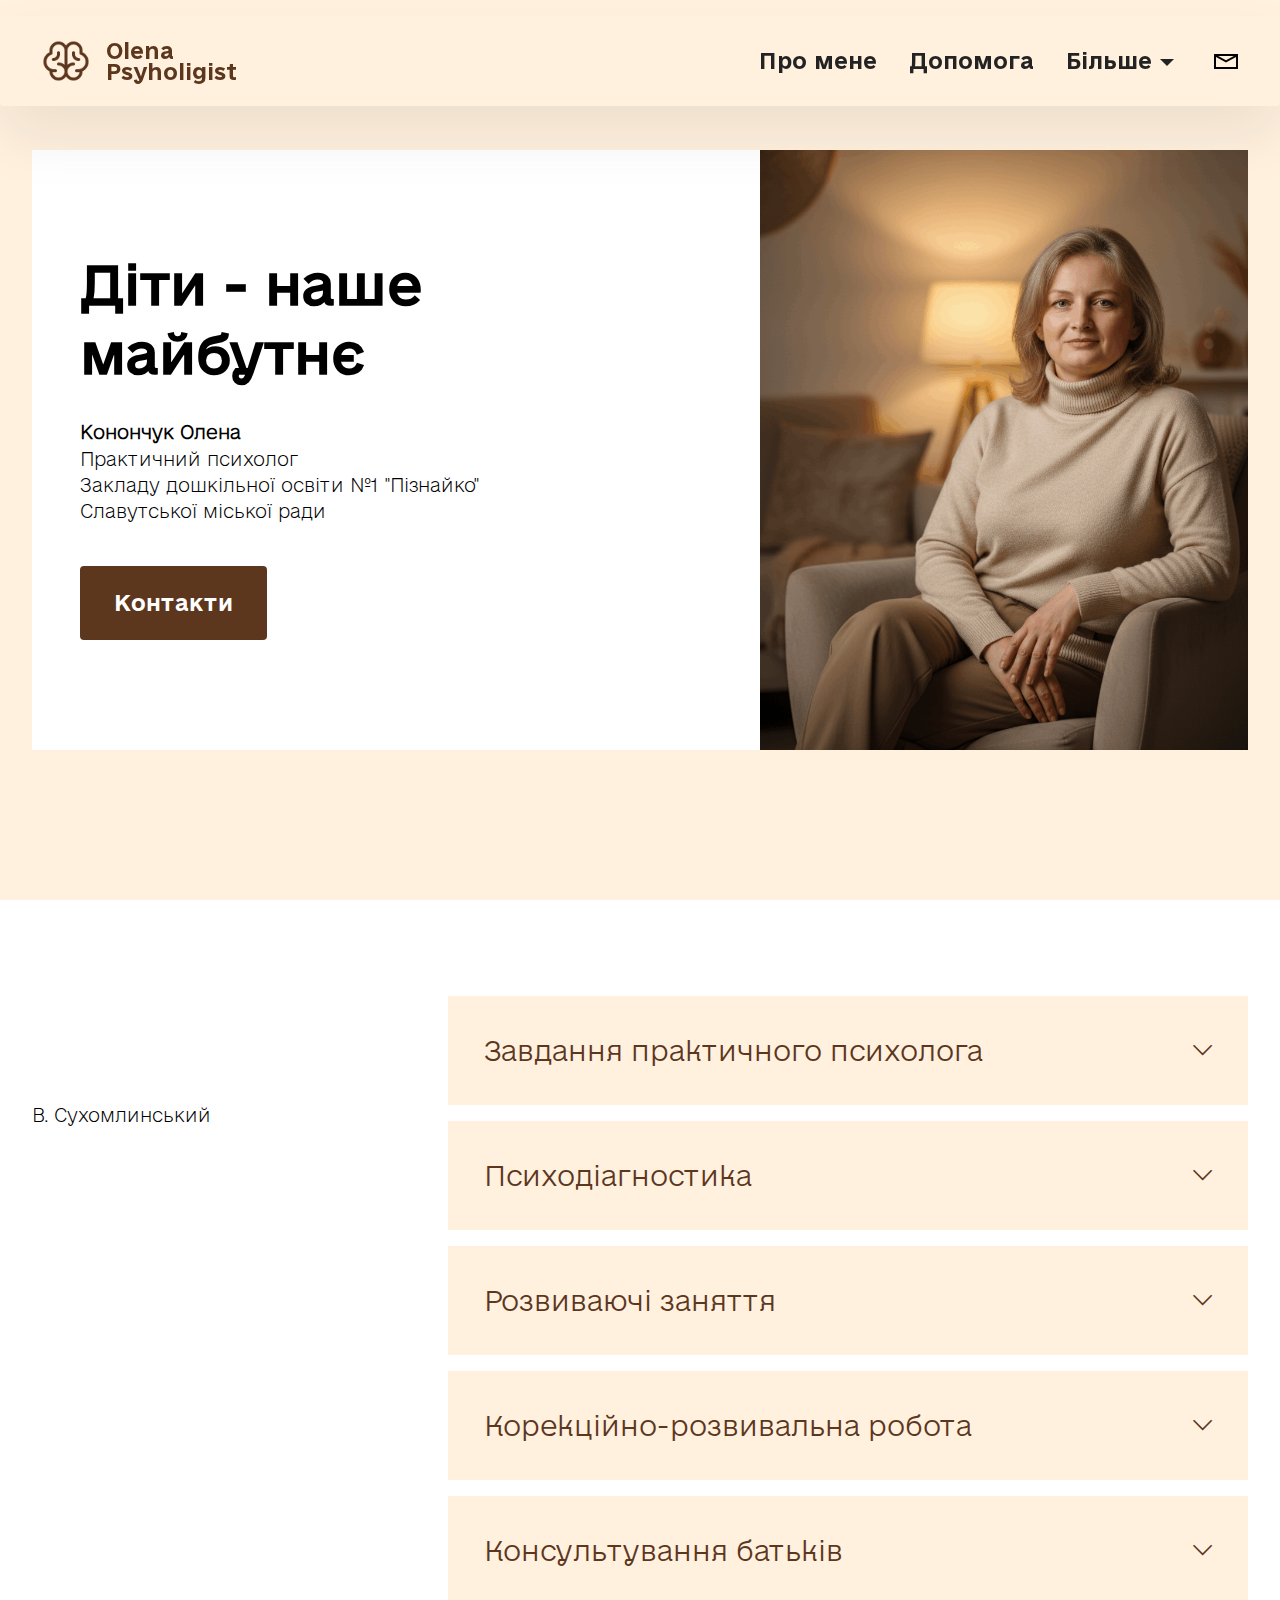
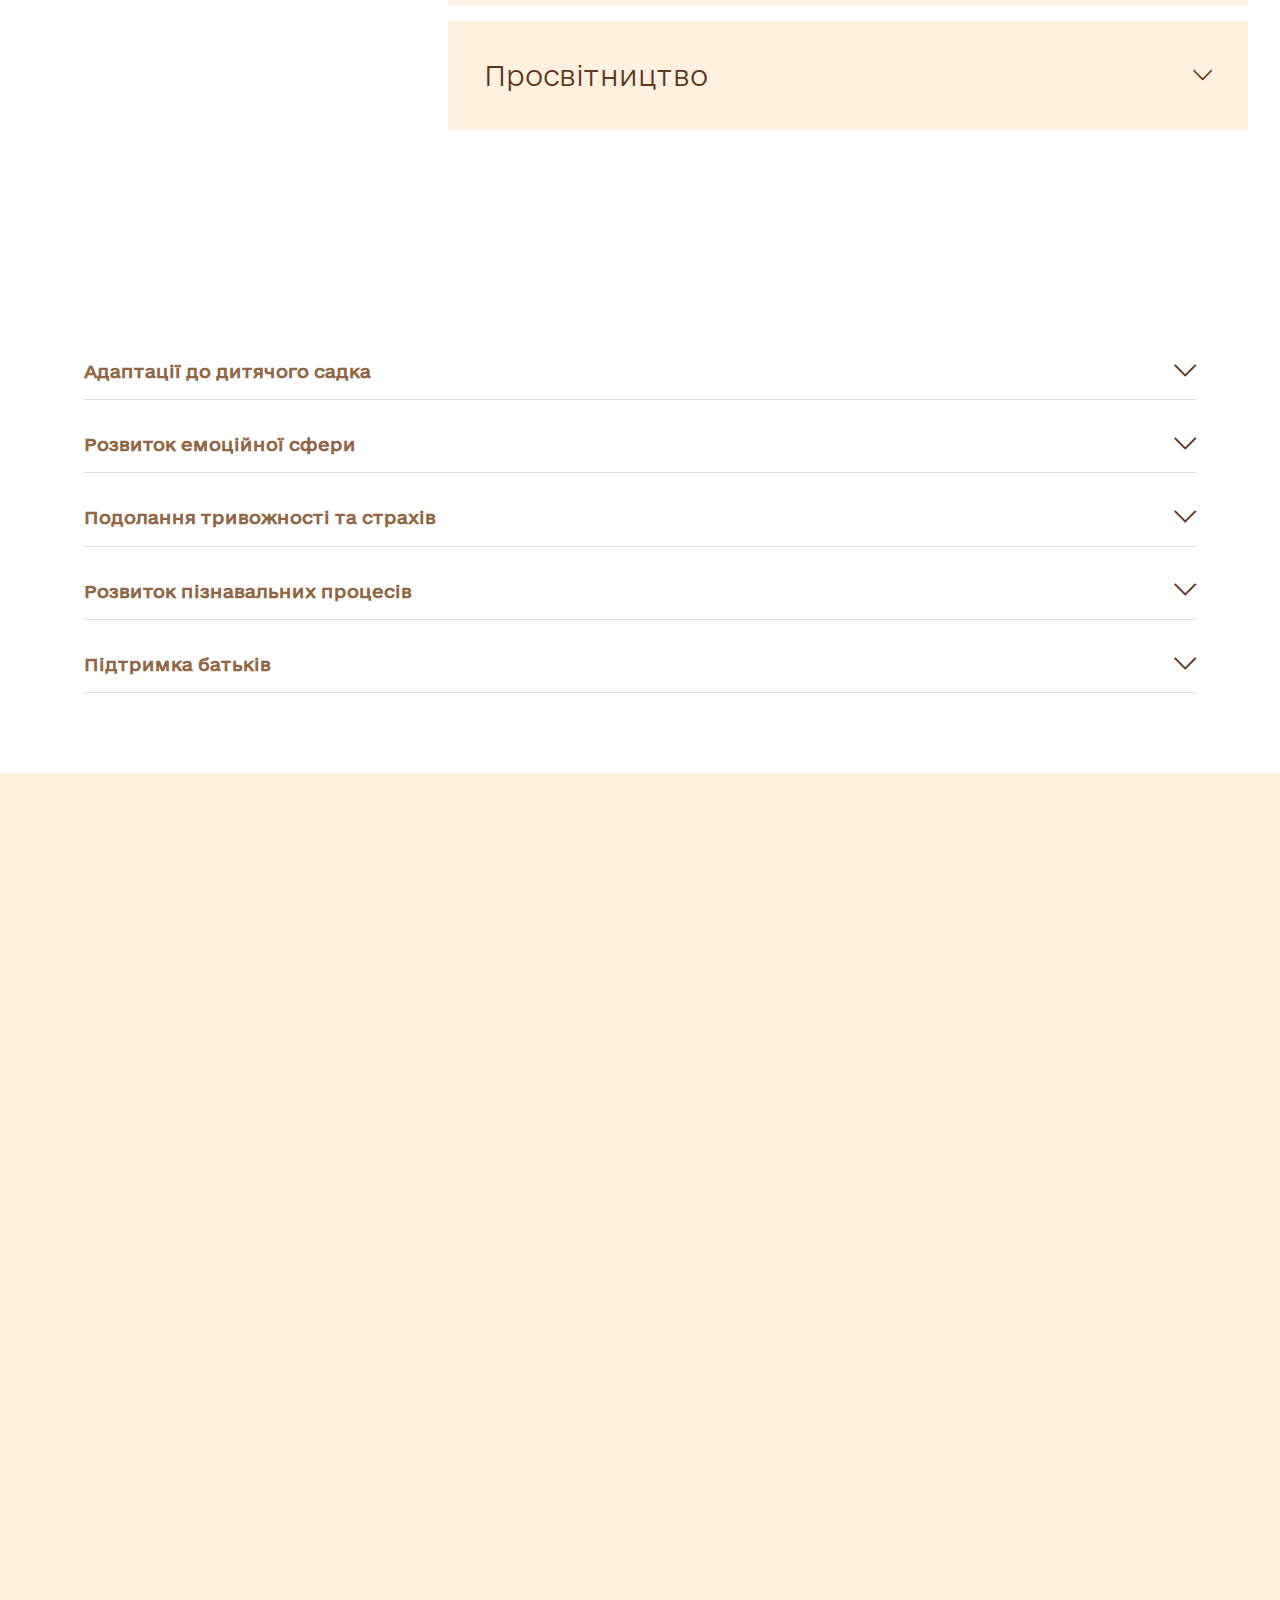
<file: index.html>
<!DOCTYPE html>
<html  >
<head>
  <!-- Site made with Mobirise Website Builder v6.1.12, https://mobirise.com -->
  <meta charset="UTF-8">
  <meta http-equiv="X-UA-Compatible" content="IE=edge">
  <meta name="generator" content="Mobirise v6.1.12, mobirise.com">
  <meta name="viewport" content="width=device-width, initial-scale=1, minimum-scale=1">
  <link rel="shortcut icon" href="assets/images/frame2015-82x82.png" type="image/x-icon">
  <meta name="description" content="">
  
  
  <title>Головна</title>
  <link rel="stylesheet" href="assets/web/assets/mobirise-icons2/mobirise2.css">
  <link rel="stylesheet" href="assets/web/assets/mobirise-icons/mobirise-icons.css">
  <link rel="stylesheet" href="assets/bootstrap/css/bootstrap.min.css">
  <link rel="stylesheet" href="assets/animatecss/animate.css">
  <link rel="stylesheet" href="assets/dropdown/css/style.css">
  <link rel="stylesheet" href="assets/theme/css/style.css">
  <link href="assets/fonts/style.css" rel="stylesheet">
  <link rel="preload" as="style" href="assets/mobirise/css/mbr-additional.css?v=3pNLVd"><link rel="stylesheet" href="assets/mobirise/css/mbr-additional.css?v=3pNLVd" type="text/css">

  
  
  
</head>
<body>
  
  <section data-bs-version="5.1" class="menu menu1 cid-vbTCkmnbfW" once="menu" id="menu01-4r">
	

	<nav class="navbar navbar-dropdown navbar-fixed-top navbar-expand-lg">
		<div class="container">
			<div class="navbar-brand">
				<span class="navbar-logo">
					<a href="index.html">
						<img src="assets/images/brain-128x128.png" alt="Mobirise Website Builder" style="height: 3rem;">
					</a>
				</span>
				<span class="navbar-caption-wrap"><a class="navbar-caption text-primary display-4" href="index.html">Olena<br>Psyholigist</a></span>
			</div>
			<button class="navbar-toggler" type="button" data-toggle="collapse" data-bs-toggle="collapse" data-target="#navbarSupportedContent" data-bs-target="#navbarSupportedContent" aria-controls="navbarNavAltMarkup" aria-expanded="false" aria-label="Toggle navigation">
				<div class="hamburger">
					<span></span>
					<span></span>
					<span></span>
					<span></span>
				</div>
			</button>
			<div class="collapse navbar-collapse" id="navbarSupportedContent">
				<ul class="navbar-nav nav-dropdown nav-right" data-app-modern-menu="true"><li class="nav-item">
						<a class="nav-link link text-black text-primary display-4" href="about_me.html">Про мене</a>
					</li>
					<li class="nav-item">
						<a class="nav-link link text-black text-primary display-4" href="help.html" aria-expanded="false">Допомога</a>
					</li>
					<li class="nav-item dropdown">
						<a class="nav-link link text-black dropdown-toggle show display-4" href="https://mobiri.se" data-toggle="dropdown-submenu" data-bs-toggle="dropdown" data-bs-auto-close="outside" aria-expanded="false">Більше</a><div class="dropdown-menu show" aria-labelledby="dropdown-707" data-bs-popper="none"><a class="text-black dropdown-item text-primary display-4" href="for_parents.html">Дітям та батькам</a><a class="text-black dropdown-item text-primary display-4" href="help_for_parents.html">Поради у вихованні</a><a class="text-black dropdown-item text-primary display-4" href="buling.html">Булінг</a><a class="text-black dropdown-item text-primary display-4" href="mental_health.html">Ментальне здоров'я</a><a class="text-black dropdown-item text-primary display-4" href="first_help.html">Перша психологічна допомога</a></div>
					</li></ul>
				<div class="icons-menu">
					<a class="iconfont-wrapper" href="mailto:lenakononcuk1@gmail.com">
						<span class="p-2 mbr-iconfont mobi-mbri-letter mobi-mbri"></span>
					</a>
					
					
					
				</div>
				
			</div>
		</div>
	</nav>
</section>

<section data-bs-version="5.1" class="start article05 cid-vbvtIiXk3B mbr-fullscreen" id="article05-1u">
  

  
  

  <div class="container">
    <div class="row justify-content-center align-items-center">
      <div class="col-12">
        <div class="card-wrapper">
          <div class="row">
            <div class="col-12 col-md-12 col-lg-5 image-wrapper">
              <img class="w-100" src="assets/images/gemini-generated-image-tyxv8ytyxv8ytyxv201-1024x1024.png" alt="Mobirise Website Builder">
            </div>
            <div class="col-12 col-lg col-md-12">
              <div class="text-wrapper align-left">
                <h1 class="mbr-section-title mbr-fonts-style mb-4 display-2"><strong>Діти - наше майбутнє</strong></h1>
                <p class="mbr-text mbr-fonts-style mb-4 thin-text"><strong>Конончук Олена
</strong><br>Практичний психолог<br>Закладу дошкільної освіти №1 "Пізнайко"<br>Славутської міської ради</p>
                <div class="mbr-section-btn mt-3"><a class="btn btn-lg btn-secondary display-4" href="help.html">Контакти</a></div>
              </div>
            </div>
          </div>
        </div>
      </div>
    </div>
  </div>
</section>

<section data-bs-version="5.1" class="list07 cid-vbvwT4AwiJ" id="list07-1w">
    
    
    <div class="container">
        <div class="row justify-content-center">
            <div class="col-lg-4">
                <div class="col-12 col-md-12">
                    <h5 class="mbr-section-title mbr-fonts-style mt-0 mb-4 display-5"><strong>"Виховуючи свою дитину, ти виховуєш себе"</strong></h5>
                    <h6 class="mbr-section-subtitle mbr-fonts-style mt-0 mb-4 thin-text">
                        В. Сухомлинський</h6>
                    
                </div>
            </div>

            <div class="col-lg-8">
                <div id="bootstrap-accordion_5" class="panel-group accordionStyles accordion" role="tablist" aria-multiselectable="true">
                    <div class="card">
                        <div class="card-header" role="tab" id="headingOne">
                            <a role="button" class="panel-title collapsed" data-toggle="collapse" data-bs-toggle="collapse" data-core="" href="#collapse1_5" aria-expanded="false" aria-controls="collapse1">
                                <h6 class="panel-title-edit mbr-semibold mbr-fonts-style mb-0 display-5">Завдання практичного психолога</h6>
                                <span class="sign mbr-iconfont mobi-mbri-arrow-down"></span>
                            </a>
                        </div>
                        <div id="collapse1_5" class="panel-collapse noScroll collapse" role="tabpanel" aria-labelledby="headingOne" data-parent="#accordion" data-bs-parent="#bootstrap-accordion_5">
                            <div class="panel-body">
                                <p class="mbr-fonts-style panel-text thin-text">1. Здійснювати психолого-педагогічний супровід дітей, які потребують психологічної підтримки.
<br>2. Проводити корекційно-розвивальні заняття, спрямовані на розвиток пізнавальної та емоційно-вольової сфер дитини.
<br>3. Сприяти повноцінному особистісному й інтелектуальному розвитку дітей на кожному віковому етапі.
<br>4. Забезпечувати індивідуальний підхід до кожної дитини на основі її психолого-педагогічного вивчення.
<br>5. Підвищувати психолого-педагогічну компетентність батьків і педагогів щодо психологічного розвитку дитини.&nbsp;<br></p>
                            </div>
                        </div>

                    </div>
                    <div class="card">
                        <div class="card-header" role="tab" id="headingOne">
                            <a role="button" class="panel-title collapsed" data-toggle="collapse" data-bs-toggle="collapse" data-core="" href="#collapse2_5" aria-expanded="false" aria-controls="collapse2">
                                <h6 class="panel-title-edit mbr-semibold mbr-fonts-style mb-0 display-5">
                                    Психодіагностика</h6>
                                <span class="sign mbr-iconfont mobi-mbri-arrow-down"></span>
                            </a>
                        </div>
                        <div id="collapse2_5" class="panel-collapse noScroll collapse" role="tabpanel" aria-labelledby="headingOne" data-parent="#accordion" data-bs-parent="#bootstrap-accordion_5">
                            <div class="panel-body">
                                <p class="mbr-fonts-style panel-text thin-text">Кожен психолог має у своєму розпорядженні широкий набір психодіагностичних інструментів і методик. Їхнє завдання — визначити об’єктивний стан людини, з’ясувати його причини та оцінити рівень розвитку психічних процесів (пам’яті, уваги, мислення тощо). Якщо для дорослих часто застосовують добре відомі тестові методики, то дитячий психолог використовує спеціально адаптовані для дітей підходи. Фахівець може запропонувати дитині щось намалювати або пограти в цікаву гру — саме так він непомітно збирає необхідну діагностичну інформацію.&nbsp;<br></p>
                            </div>
                        </div>
                    </div>
                    <div class="card">
                        <div class="card-header" role="tab" id="headingOne">
                            <a role="button" class="panel-title collapsed" data-toggle="collapse" data-bs-toggle="collapse" data-core="" href="#collapse3_5" aria-expanded="false" aria-controls="collapse3">
                                <h6 class="panel-title-edit mbr-semibold mbr-fonts-style mb-0 display-5">
                                    Розвиваючі заняття</h6>
                                <span class="sign mbr-iconfont mobi-mbri-arrow-down"></span>
                            </a>
                        </div>
                        <div id="collapse3_5" class="panel-collapse noScroll collapse" role="tabpanel" aria-labelledby="headingOne" data-parent="#accordion" data-bs-parent="#bootstrap-accordion_5">
                            <div class="panel-body">
                                <p class="mbr-fonts-style panel-text thin-text">За допомогою розвивальних психологічних ігор фахівець сприяє формуванню у дитини важливих навичок і якостей. Розвиваються увага, пам’ять, посидючість, логічне й образне мислення — в арсеналі дитячого психолога є ігри для різних вікових груп. Найчастіше такі заняття проводяться у групі, що додатково допомагає дитині навчитися взаємодіяти з однолітками та засвоювати соціальні норми.&nbsp;<br></p>
                            </div>
                        </div>
                    </div>
                    <div class="card">
                        <div class="card-header" role="tab" id="headingOne">
                            <a role="button" class="panel-title collapsed" data-toggle="collapse" data-bs-toggle="collapse" data-core="" href="#collapse4_5" aria-expanded="false" aria-controls="collapse4">
                                <h6 class="panel-title-edit mbr-semibold mbr-fonts-style mb-0 display-5">
                                    Корекційно-розвивальна робота</h6>
                                <span class="sign mbr-iconfont mobi-mbri-arrow-down"></span>
                            </a>
                        </div>
                        <div id="collapse4_5" class="panel-collapse noScroll collapse" role="tabpanel" aria-labelledby="headingOne" data-parent="#accordion" data-bs-parent="#bootstrap-accordion_5">
                            <div class="panel-body">
                                <p class="mbr-fonts-style panel-text thin-text">За наявності у дитини виражених емоційних або особистісних труднощів може виникнути потреба у спеціально організованій психотерапевтичній роботі. Це можуть бути заняття, спрямовані на зниження тривожності й страхів, підвищення самооцінки, подолання агресивних проявів. Дитяча психотерапія особливо необхідна, якщо дитина пережила сильний стрес — втрату близьких, фізичне чи психологічне насильство тощо.
<br>
<br>Методи дитячої психотерапії різноманітні. Наприклад, для найменших дуже ефективною є пісочна терапія (спеціально організовані заняття з піском). Для дітей старшого віку результативною є казкотерапія — робота з психотерапевтичними казками (як готовими, так і створеними у процесі взаємодії дитини з психологом). Гра, малювання, казка — звичні й цікаві для дитини види діяльності — у руках фахівця стають потужним інструментом допомоги.&nbsp;<br></p>
                            </div>
                        </div>
                    </div>
                    <div class="card">
                        <div class="card-header" role="tab" id="headingOne">
                            <a role="button" class="panel-title collapsed" data-toggle="collapse" data-bs-toggle="collapse" data-core="" href="#collapse5_5" aria-expanded="false" aria-controls="collapse5">
                                <h6 class="panel-title-edit mbr-semibold mbr-fonts-style mb-0 display-5">
                                    Консультування батьків</h6>
                                <span class="sign mbr-iconfont mobi-mbri-arrow-down"></span>
                            </a>
                        </div>
                        <div id="collapse5_5" class="panel-collapse noScroll collapse" role="tabpanel" aria-labelledby="headingOne" data-parent="#accordion" data-bs-parent="#bootstrap-accordion_5">
                            <div class="panel-body">
                                <p class="mbr-fonts-style panel-text thin-text">У психології є відома аксіома: «Проблеми маленьких дітей — це проблеми батьків». І часто це справді так. За уважного аналізу з’ясовується, що причини багатьох дитячих труднощів пов’язані із сімейною ситуацією, конфліктами або неефективним стилем виховання.
<br>
<br>Тому нерідко для розв’язання проблеми дитини достатньо, щоб батьки самі усвідомили причини та внесли зміни у власну поведінку й у середовище, яке оточує дитину. Під час консультації психолог допоможе вам подивитися на себе збоку та об’єктивно оцінити свої підходи до виховання.&nbsp;<br></p>
                            </div>
                        </div>
                    </div>
                    <div class="card">
                        <div class="card-header" role="tab" id="headingOne">
                            <a role="button" class="panel-title collapsed" data-toggle="collapse" data-bs-toggle="collapse" data-core="" href="#collapse6_5" aria-expanded="false" aria-controls="collapse6">
                                <h6 class="panel-title-edit mbr-semibold mbr-fonts-style mb-0 display-5">
                                    Просвітництво</h6>
                                <span class="sign mbr-iconfont mobi-mbri-arrow-down"></span>
                            </a>
                        </div>
                        <div id="collapse6_5" class="panel-collapse noScroll collapse" role="tabpanel" aria-labelledby="headingOne" data-parent="#accordion" data-bs-parent="#bootstrap-accordion_5">
                            <div class="panel-body">
                                <p class="mbr-fonts-style panel-text thin-text">Регулярні виступи на батьківських зборах; розміщення корисної психологічної інформації в інформаційних куточках кожної вікової групи та на вебсайті закладу дошкільної освіти; дистанційна взаємодія з батьками на онлайн-платформі Google Classroom; проведення онлайн-зустрічей у Zoom і Google Meet; психологічна просвіта батьків через соціальні мережі Facebook і YouTube, а також месенджери Viber і Telegram, засоби телефонного зв’язку та електронне листування.&nbsp;<br></p>
                            </div>
                        </div>
                    </div>
                </div>
            </div>
        </div>
    </div>
</section>

<section data-bs-version="5.1" class="content16 cid-vbq4n5KGry" id="content16-1m">

    

    
    
    <div class="container">
        <div class="row justify-content-center">
            <div class="col-12 col-md-11">
                <div class="mbr-section-head align-center mb-4">
                    <h3 class="mbr-section-title mb-0 mbr-fonts-style display-2"><strong>Важливі питання</strong></h3>
                    
                </div>
                <div id="bootstrap-accordion_6" class="panel-group accordionStyles accordion" role="tablist" aria-multiselectable="true">
                    <div class="card mb-3">
                        <div class="card-header" role="tab" id="headingOne">
                            <a role="button" class="panel-title collapsed" data-toggle="collapse" data-bs-toggle="collapse" data-core="" href="#collapse1_6" aria-expanded="false" aria-controls="collapse1">
                                <h6 class="panel-title-edit mbr-fonts-style mb-0 display-7"><strong>Адаптації до дитячого садка</strong></h6>
                                <span class="sign mbr-iconfont mbri-arrow-down"></span>
                            </a>
                        </div>
                        <div id="collapse1_6" class="panel-collapse noScroll collapse" role="tabpanel" aria-labelledby="headingOne" data-parent="#accordion" data-bs-parent="#bootstrap-accordion_6">
                            <div class="panel-body">
                                <p class="mbr-fonts-style panel-text thin-text">Початок відвідування дитячого садка — важливий етап у житті дитини та всієї родини. Період адаптації пов’язаний із новими умовами, незнайомими дорослими, іншим режимом дня та розлукою з батьками. Саме тому дитині потрібні час, підтримка й уважне ставлення дорослих.<br><br>У перші тижні можливі природні реакції: плаксивість, тривожність, порушення сну й апетиту, підвищена втомлюваність або, навпаки, збудженість. Це нормальна відповідь організму на зміни. За умови м’якого входження в нове середовище більшість дітей поступово звикають до садочка та почуваються впевненіше.<br><br>Важливу роль у процесі адаптації відіграє емоційний стан батьків. Коли дорослі спокійні, послідовні та доброзичливі, дитина швидше відчуває безпеку. Рекомендується заздалегідь познайомити малюка з режимом дня, більше розповідати про садок у позитивному ключі, формувати навички самообслуговування та підтримувати стабільний домашній ритм.<br><br>Фахівець може допомогти родині прожити цей період м’якше: оцінити готовність дитини до відвідування закладу, надати індивідуальні рекомендації, підібрати ігри та вправи для зниження тривожності, а також підтримати батьків у питаннях виховання та емоційної взаємодії.<br><br>Адаптація — це процес, який потребує часу. Терпіння, турбота й узгоджені дії дорослих створюють для дитини відчуття стабільності та допомагають їй упевнено зробити перші кроки у новому соціальному середовищі.</p>
                            </div>
                        </div>
                    </div>
                    <div class="card mb-3">
                        <div class="card-header" role="tab" id="headingOne">
                            <a role="button" class="panel-title collapsed" data-toggle="collapse" data-bs-toggle="collapse" data-core="" href="#collapse2_6" aria-expanded="false" aria-controls="collapse2">
                                <h6 class="panel-title-edit mbr-fonts-style mb-0 display-7"><strong>Розвиток емоційної сфери</strong></h6>
                                <span class="sign mbr-iconfont mbri-arrow-down"></span>
                            </a>
                        </div>
                        <div id="collapse2_6" class="panel-collapse noScroll collapse" role="tabpanel" aria-labelledby="headingOne" data-parent="#accordion" data-bs-parent="#bootstrap-accordion_6">
                            <div class="panel-body">
                                <p class="mbr-fonts-style panel-text thin-text">Емоційний розвиток дитини — основа її психологічного благополуччя, успішного навчання та гармонійних стосунків з оточенням. Уміння розпізнавати власні почуття, називати їх і керувати своїми емоціями формується поступово та потребує підтримки дорослих.<br><br>У дошкільному віці діти лише вчаться розуміти, що з ними відбувається всередині. Вони можуть бурхливо реагувати на труднощі, швидко засмучуватися або злитися, не завжди вміючи пояснити причину. Завдання дорослих — допомогти дитині безпечно проживати емоції, показати прийнятні способи їх вираження та навчити поступової саморегуляції.<br><br>Розвиток емоційної сфери включає:<br><br>- формування емоційного словника (вміння називати почуття);<br>- розвиток емпатії та співпереживання;<br>- навчання навичкам самозаспокоєння;<br>- зниження тривожності та емоційної напруги;<br>- розвиток упевненості в собі та позитивної самооцінки.<br><br>Ефективними є ігрові методи, казкотерапія, арт-техніки, вправи на релаксацію та дихання. Через гру дитина природно вчиться розуміти себе й інших, набуває досвіду безпечного вираження почуттів.<br><br>Своєчасна підтримка емоційного розвитку допомагає дитині краще адаптуватися до нових умов, легше долати труднощі та будувати довірливі стосунки з однолітками й дорослими.</p>
                            </div>
                        </div>
                    </div>
                    <div class="card mb-3">
                        <div class="card-header" role="tab" id="headingOne">
                            <a role="button" class="panel-title collapsed" data-toggle="collapse" data-bs-toggle="collapse" data-core="" href="#collapse3_6" aria-expanded="false" aria-controls="collapse3">
                                <h6 class="panel-title-edit mbr-fonts-style mb-0 display-7"><strong>Подолання тривожності та страхів</strong></h6>
                                <span class="sign mbr-iconfont mbri-arrow-down"></span>
                            </a>
                        </div>
                        <div id="collapse3_6" class="panel-collapse noScroll collapse" role="tabpanel" aria-labelledby="headingOne" data-parent="#accordion" data-bs-parent="#bootstrap-accordion_6">
                            <div class="panel-body">
                                <p class="mbr-fonts-style panel-text thin-text">Тривожність і страхи — природна частина розвитку дитини. У різні вікові періоди малюки можуть боятися темряви, гучних звуків, розлуки з батьками або уявних персонажів. Помірні страхи є нормальними, однак якщо вони стають частими, інтенсивними або заважають повсякденному життю, дитині потрібна підтримка.<br><br>Ознаками підвищеної тривожності можуть бути: неспокійний сон, часті переживання, плаксивість, уникання нових ситуацій, тілесні скарги (біль у животі, голові), нав’язливі страхи. У таких випадках важливо не знецінювати почуття дитини, а допомогти їй безпечно прожити свої переживання.<br><br>Робота з подолання тривожності та страхів спрямована на:<br><br>- зниження емоційної напруги;<br>- формування відчуття безпеки;<br>- розвиток навичок самозаспокоєння;<br>- опрацювання конкретних страхів через гру та творчість;<br>- підвищення впевненості дитини у власних силах.<br><br>Ефективно застосовуються ігрові методи, казкотерапія, арт-техніки, дихальні та релаксаційні вправи, поступове м’яке привчання до лячних ситуацій. Обов’язковою є співпраця з батьками, адже спокійна й передбачувана поведінка дорослих значно знижує рівень дитячої тривоги.<br><br>Своєчасна допомога дозволяє дитині навчитися справлятися зі страхами, почуватися впевненіше та вільніше взаємодіяти зі світом.</p>
                            </div>
                        </div>
                    </div>
                    <div class="card mb-3">
                        <div class="card-header" role="tab" id="headingOne">
                            <a role="button" class="panel-title collapsed" data-toggle="collapse" data-bs-toggle="collapse" data-core="" href="#collapse4_6" aria-expanded="false" aria-controls="collapse4">
                                <h6 class="panel-title-edit mbr-fonts-style mb-0 display-7"><strong>Розвиток пізнавальних процесів</strong></h6>
                                <span class="sign mbr-iconfont mbri-arrow-down"></span>
                            </a>
                        </div>
                        <div id="collapse4_6" class="panel-collapse noScroll collapse" role="tabpanel" aria-labelledby="headingOne" data-parent="#accordion" data-bs-parent="#bootstrap-accordion_6">
                            <div class="panel-body">
                                <p class="mbr-fonts-style panel-text thin-text">Пізнавальні процеси — це основа інтелектуального розвитку дитини та її готовності до навчання. До них належать увага, пам’ять, мислення, сприймання, уява та мовлення. Саме ці функції допомагають дитині пізнавати світ, засвоювати нову інформацію та успішно взаємодіяти з оточенням.
<br>
<br>У дошкільному віці пізнавальні процеси активно формуються, але ще є нестійкими. Дитині може бути складно довго зосереджуватися, запам’ятовувати інструкції, доводити справу до кінця або логічно міркувати. Своєчасний розвиток цих навичок значно полегшує подальше навчання у школі.
<br>
<br>Робота з розвитку пізнавальних процесів спрямована на:
<br>
<br>- розвиток довільної та стійкої уваги;
<br>- тренування пам’яті (слухової, зорової, образної);
<br>- формування логічного та образного мислення;
<br>- розвиток мовлення та словникового запасу;
<br>- стимулювання уяви та пізнавальної активності;
<br>- підготовку до шкільного навчання.
<br>
<br>Основним інструментом є гра, адже саме в ігровій діяльності дитина найкраще засвоює новий досвід. Використовуються розвивальні ігри, вправи на класифікацію й узагальнення, мнемотехніки, нейропсихологічні вправи, завдання на логіку та мовленнєвий розвиток.
<br>
<br>Системна підтримка пізнавального розвитку допомагає дитині стати більш уважною, самостійною, допитливою та впевненою у власних можливостях.&nbsp;<br></p>
                            </div>
                        </div>
                    </div>
                    <div class="card mb-3">
                        <div class="card-header" role="tab" id="headingOne">
                            <a role="button" class="panel-title collapsed" data-toggle="collapse" data-bs-toggle="collapse" data-core="" href="#collapse5_6" aria-expanded="false" aria-controls="collapse5">
                                <h6 class="panel-title-edit mbr-fonts-style mb-0 display-7"><strong>Підтримка батьків</strong></h6>
                                <span class="sign mbr-iconfont mbri-arrow-down"></span>
                            </a>
                        </div>
                        <div id="collapse5_6" class="panel-collapse noScroll collapse" role="tabpanel" aria-labelledby="headingOne" data-parent="#accordion" data-bs-parent="#bootstrap-accordion_6">
                            <div class="panel-body">
                                <p class="mbr-fonts-style panel-text thin-text">Батьківство — це шлях, який приносить радість і водночас ставить перед дорослими багато запитань і викликів. У різні періоди розвитку дитини батьки можуть відчувати втому, тривогу, невпевненість у своїх діях або потребу в професійній пораді. Підтримка фахівця допомагає краще зрозуміти потреби дитини та знайти ефективні способи взаємодії.
<br>
<br>Психологічний супровід батьків спрямований на зміцнення їхньої впевненості у вихованні, покращення емоційного контакту з дитиною та створення спокійної, передбачуваної атмосфери в родині. Адже саме врівноважений дорослий є головною опорою для дитячого благополуччя.
<br>
<br>У межах підтримки батьки можуть отримати допомогу щодо:
<br>
<br>- вікових особливостей розвитку дитини;
<br>- труднощів поведінки та емоційних реакцій;
<br>- адаптації до дитячого садка чи школи;
<br>- подолання тривожності та страхів у дитини;
<br>- налагодження ефективної комунікації в родині;
<br>- профілактики емоційного вигорання батьків.
<br>
<br>Робота будується у форматі індивідуальних консультацій, рекомендацій для щоденної взаємодії з дитиною та практичних вправ, які можна застосовувати вдома.
<br>
<br>Своєчасна підтримка допомагає батькам діяти спокійно й усвідомлено, а дитині — зростати в атмосфері безпеки, прийняття та довіри.&nbsp;<br></p>
                            </div>
                        </div>
                    </div>
                    
                </div>
            </div>
        </div>
    </div>
</section>

<section data-bs-version="5.1" class="features026 cid-vbHFYtbzvs" id="features026-2u">
	

	
	
	<div class="container">
		<div class="row mb-5 justify-content-center">
			<div class="col-12 mb-0 content-head">
				<h3 class="mbr-section-title mbr-fonts-style align-center display-5"><strong>У час воєнного стану спокій дорослого стає тихою фортецею для дитини.</strong></h3>
				
			</div>
		</div>
		<div class="row">
			<div class="item features-without-image col-12 col-md-6 col-lg-4 item-mb">
				<div class="item-wrapper">
					<div class="card-box align-left">
						
						<h5 class="card-title mbr-fonts-style display-5"><strong>Дихальні вправи</strong></h5>
						
						<p class="card-text mbr-fonts-style display-7">
							Прості дихальні техніки для миттєвої стабілізації власного психологічного стану
						</p>
						<div class="mbr-section-btn mt-auto"><a class="btn btn-lg btn-primary display-4" href="https://drive.google.com/file/d/1N7sVaxQEt3qsgInz_Jd7r6gW_G16-8t8/view?usp=drivesdk" target="_blank">Читати</a></div>
					</div>
				</div>
			</div>
			<div class="item features-without-image col-12 col-md-6 col-lg-4 item-mb">
				<div class="item-wrapper">
					<div class="card-box align-left">
						
						<h5 class="card-title mbr-fonts-style display-5"><strong>Емоційна безпека вдома і в укритті</strong></h5>
						
						<p class="card-text mbr-fonts-style display-7">
							Чому емоційна безпека вдома і в укритті така важлива?
						</p>
						<div class="mbr-section-btn mt-auto"><a class="btn btn-lg btn-primary display-4" href="https://drive.google.com/file/d/1XfIS1rI7xNzNvlA8BYYuGhrzi5lmHmGC/view?usp=sharing" target="_blank">Читати</a></div>
					</div>
				</div>
			</div>
			<div class="item features-without-image col-12 col-md-6 col-lg-4 item-mb">
				<div class="item-wrapper">
					<div class="card-box align-left">
						
						<h5 class="card-title mbr-fonts-style display-5"><strong>Як створити «острівець спокою» для дитини?</strong></h5>
						
						<p class="card-text mbr-fonts-style display-7"></p>
						<div class="mbr-section-btn mt-auto"><a class="btn btn-lg btn-primary display-4" href="https://drive.google.com/file/d/1OZqboXOVwytRz9PrsTx26XOIUEJJ86VN/view?usp=sharing" target="_blank">Читати</a></div>
					</div>
				</div>
			</div>
			<div class="item features-without-image col-12 col-md-6 col-lg-4 item-mb">
				<div class="item-wrapper">
					<div class="card-box align-left">
						
						<h5 class="card-title mbr-fonts-style display-5"><strong>Речі-комфорту та іграшки, які допомагають заспокоїтися</strong></h5>
						
						<p class="card-text mbr-fonts-style display-7"></p>
						<div class="mbr-section-btn mt-auto"><a class="btn btn-lg btn-primary display-4" href="https://drive.google.com/file/d/15GOVTxJQpG_iSPfkcjTCXqjMi7xAZnf8/view?usp=sharing" target="_blank">Читати</a></div>
					</div>
				</div>
			</div><div class="item features-without-image col-12 col-md-6 col-lg-4 item-mb">
				<div class="item-wrapper">
					<div class="card-box align-left">
						
						<h5 class="card-title mbr-fonts-style display-5"><strong>Спільне читання як щоденний ритуал безпеки</strong></h5>
						
						<p class="card-text mbr-fonts-style display-7"></p>
						<div class="mbr-section-btn mt-auto"><a class="btn btn-lg btn-primary display-4" href="https://drive.google.com/file/d/1BRNLkIZC9re3DHiZCzVOcJeCL7Jv4Xzs/view?usp=sharing" target="_blank">Читати</a></div>
					</div>
				</div>
			</div><div class="item features-without-image col-12 col-md-6 col-lg-4 item-mb">
				<div class="item-wrapper">
					<div class="card-box align-left">
						
						<h5 class="card-title mbr-fonts-style display-5"><strong>Як діти різного віку реагують на стрес та сприймають кризову ситуацію</strong></h5>
						
						<p class="card-text mbr-fonts-style display-7"></p>
						<div class="mbr-section-btn mt-auto"><a class="btn btn-lg btn-primary display-4" href="https://drive.google.com/file/d/1smilnWzvr3UhSCef7_Ccwa6Wa-_om-56/view?usp=sharing" target="_blank">Читати</a></div>
					</div>
				</div>
			</div>
		</div>
	</div>
</section>

<section data-bs-version="5.1" class="header4 cid-vbHwUfGnGX" id="header04-2i">
	

	
	

	<div class="container">
		<div class="row justify-content-center">
			<div class="col-12 col-md">
				<div class="text-wrapper">
					<h2 class="mbr-section-title mb-4 mbr-fonts-style display-2"><strong>Дітям і батькам</strong></h2>
					<p class="mbr-text mb-4 mbr-fonts-style display-7">Активісти створили короткі анімаційні відео для дітей і дорослих із демонстрацією дуже простих вправ, що допоможуть заспокоїтися і психологічно себе підтримати 
<br><br></p>
					<div class="mbr-section-btn mb-4"><a class="btn btn-primary display-4" href="for_parents.html">Більше</a></div>
				</div>
			</div>
			<div class="mbr-figure col-12 col-md-7"><iframe class="mbr-embedded-video" src="https://www.youtube.com/embed/A_QjcFaQ1p0?rel=0&amp;amp;&amp;showinfo=0&amp;autoplay=0&amp;loop=0" width="1280" height="720" frameborder="0" allowfullscreen></iframe></div>
		</div>
	</div>
</section>

<section data-bs-version="5.1" class="article17 cid-vbHIPVm81q" id="article17-2v">
  

  <div class="container">
    <div class="row justify-content-center">
      <div class="counter-container col-md-12 col-lg-11">
        <div class="row mb-5 justify-content-center">
          <div class="col-12 content-head">
            <h3 class="mbr-section-title mbr-fonts-style align-center mb-0 display-2"><strong>Поради Світлани Ройз</strong></h3>
            <h5 class="mbr-section-subtitle mbr-fonts-style align-center mb-0 mt-4 display-7">Відомий психолог Світлана Ройз на своїй <a href="https://www.facebook.com/svetlanaroyz" class="text-info">сторінці у фейсбуці</a> поділилася з батьками кількома важливими порадами щодо дітей.</h5>
          </div>
        </div>
        <div class="mbr-text mbr-fonts-style thin-text">
          <ol>
            <li><strong>Дбайте про себе, про свій власний ресурс.</strong> Втомлені батьки пропускають дитячі сигнали. Нереалізовані – часто намагаються реалізуватися за рахунок дитини. Будьте впевненими та реалізованими. У будь-якій ситуації повторюйте собі: «Я найкращий батько чи мама для своєї дитини! Я можу припуститися помилки у вихованні, але вона стане директивою тільки у разі постійного повторення. Та навіть тоді все можна зцілити любов’ю».
</li><li><strong>Не кидайтеся на барикаду виховання одразу.</strong> Часто буває, що, повертаючись додому, батьки тут-таки беруться дитину виховувати. Важливо розуміти, що діти спершу сприймають емоції, а саму інформацію із затримкою на 7-10 секунд. Тож намагайтеся говорити повільніше. Дитина – це не ви! Не переносьте на неї свої емоцій, думки і життєвий досвід. Не треба покладати на дитину весь тягар дорослого розуміння, співвідносьте його дозу з віком. Пам’ятайте, що перед вами дитина – говоріть повільно й робіть паузи замість того, щоб повторювати одне й те саме, не отримуючи очікуваного відгуку. Якщо вас переповнюють емоції, зробіть кілька глибоких і повільних вдихів-видихів. Це дозволить пригадати наступні поради і втілити їх.
</li><li><strong>Проявляйте свою любов, робіть це щиро.</strong> Батькам здається, що дитина від початку впевнена у батьківській любові. Це не так. Погана поведінка – це сигнал про те, що дитина втратила душевну рівновагу, їй чогось бракує. Так діти, яким не вистачає тілесних проявів любові, обіймів, поцілунків, можуть битися або, навпаки, виснути у вас на шиї. Тому показуйте свою любов! Увага потрібна і успіху, і невдачі. Відзначайте кожен найменший дитячий успіх і радійте йому, а не тільки критикуйте за невдачі. Дитина потребує вашої уваги навіть, якщо вона виражається в осуді та повчаннях. Навіть якщо ви не можете негайно висловити своє ставлення до якогось вчинку, дайте дитині зрозуміти, що ви це побачили. Так само помічайте й хороше, даруйте своє схвалення також. Акцентуйте увагу на тому, що вийшло цього разу і на тому, до чого ще треба докласти зусиль.
</li><li><strong>Уникайте порівнянь із собою</strong> на кшталт «Ет, я у твої роки…». До певного віку ви – недосяжний ідеал для своєї дитини. Їй до вас нізащо не дотягнутися. Порівнюючи дитину з собою, ви штовхаєте її або до перфекціонізму, або у безвихідь. Хіба ви цього прагнете? Мабуть, просто бажаєте своїй дитині щастя. А для цього їй треба бачити щасливих батьків. Дитина несвідомо тягне на себе всі проблеми родини, відтворює всі невиявлені емоції. Важливо розібратися у собі, знати напевно, що ви сердитеся саме на дитину, а не на свого партнера, співробітника чи шефа. Якщо так сталося, визнайте це, скажіть: «Пробач. Я роздратований, але це не через тебе».
</li><li><strong>Завжди пам’ятайте: ви передаєте дитині те, що маєте самі на цей момент.</strong> Свій досвід, стереотипи, те, що передали вам батьки, дідусі, бабусі та ще більш далекі пращури. Ймовірно, це можуть бути й помилкові судження, але кожне – безцінний досвід. Розповідайте дитині про свої помилки і про те, чого вони вас навчили. Помилки – це розвиток, а бездоганність статична і нежива.
</li><li><strong>У вільну хвилинку складіть список рис, які ви бажаєте бачити у своїй дитині</strong>, а потім чесно поставте позначки поряд із тими, в яких ви можете бути для неї взірцем. Ви здивуєтесь, дізнавшись, що найбільше вимагаєте від дитини того, чого не маєте самі. Дозвольте собі бути звичайною неідеальною людиною, і вам буде значно легше дозволити цю неідеальність дитині. Ще Лев Толстой казав: «Припиніть виховувати когось і займіться вихованням самого себе». Ніколи не пізно почати зцілювати себе. Що більш вільними та щасливими ви будете, то менше директив захочете давати своїй дитині.
</li><li><strong>Сваріть дитину тільки за порушення тих вимог, які колись були чітко сформульовані.</strong> У переважній більшості випадків дитина не капостить, а просто намагається розсунути кордони. Вона росте, і це для неї так само природно, як дихати. Дозвольте їй! Ваше завдання – встановити чіткі і тверді межі. Вони мають бути послідовними і гнучко змінюватися з віком дитини та масштабними трансформаціями в суспільстві. Якщо ви хочете, аби дитина перепрошувала за свої помилки, дайте їй приклад для наслідування і завжди просіть пробачення за свої. Сміливо зізнавайтеся, що чогось не знаєте, і пропонуйте шукати відповіді разом.
</li><li><strong>Дитині дуже важливо належати.</strong> Робіть те, що можете на цей момент, тільки не ігноруйте, не женіть геть. Дитина сприймає це як маленьку смерть. Навіть якщо вас обох захопили емоції і ви почули від своєї дитини «Я тебе ненавиджу!» або «Краще б я взагалі не народжувався!», будьте дорослим. Скажіть: «Навіть якщо я зараз здаюся тобі чудовиськом, знай, що я люблю тебе, нікуди тебе не відпущу і нікому не віддам».
</li><li><strong>Пам’ятайте, що в більшості дітей домінує права півкуля мозку.</strong> Це означає, що діти передусім сприймають емоції, інтонації, почуття, з якими ви говорите, а ви, навпаки, сконцентровані на змісті. Вам, як більш досвідченому перемовнику, треба вийти зі своєї половини, пройти на половину дитини, відчути її емоції, заспокоїти, і лише потім намагатися щось пояснити. Головне правило тут – що більше збуджується одна сторона перемовин, то більш розслабленою і спокійною має стати інша. Під час конфлікту це непросто, тому не перекладайте це завдання на дитину.
</li><li><strong>Краще підтримайте, ніж оцініть.</strong> Наші оцінки та оцінювання взагалі впливає на емоційний стан і подальший розвиток дитини. Уникайте оцінок, щоб дитина спиралася на свої внутрішні відчуття, а не на схвалення оточуючих. Кажіть дитині не те, за що ви її любите, а те, що ви любите в ній.
</li><li><strong>Підтримуйте самостійність.</strong> Коли дитина намагається робити щось нове, заохочуйте, будьте поруч, але не робіть це за неї. Ваше головне батьківське завдання – відкрити перед дитиною двері, допомогти розкрити свій потенціал, а не прожити життя за неї.
</li><li><strong>Не приносьте себе в жертву інтересам дитини.</strong> Вона це відчуває і носить у собі відчуття провини. Стежте за своїм рівнем щастя, щоб потім у сварці не випалити ненароком: «Я заради тебе, а ти…!». Будьте щасливі! Це найкраще, що ви можете зробити для своєї дитини.</li>
          </ol>
          <ol>
          </ol>
        </div>
      </div>
    </div>
  </div>
</section><script src="assets/bootstrap/js/bootstrap.bundle.min.js"></script>  <script src="assets/smoothscroll/smooth-scroll.js"></script>  <script src="assets/ytplayer/index.js"></script>  <script src="assets/mbr-switch-arrow/mbr-switch-arrow.js"></script>  <script src="assets/dropdown/js/navbar-dropdown.js"></script>  <script src="assets/theme/js/script.js"></script>  
  
  
  <input name="animation" type="hidden">
  </body>
</html>
</file>
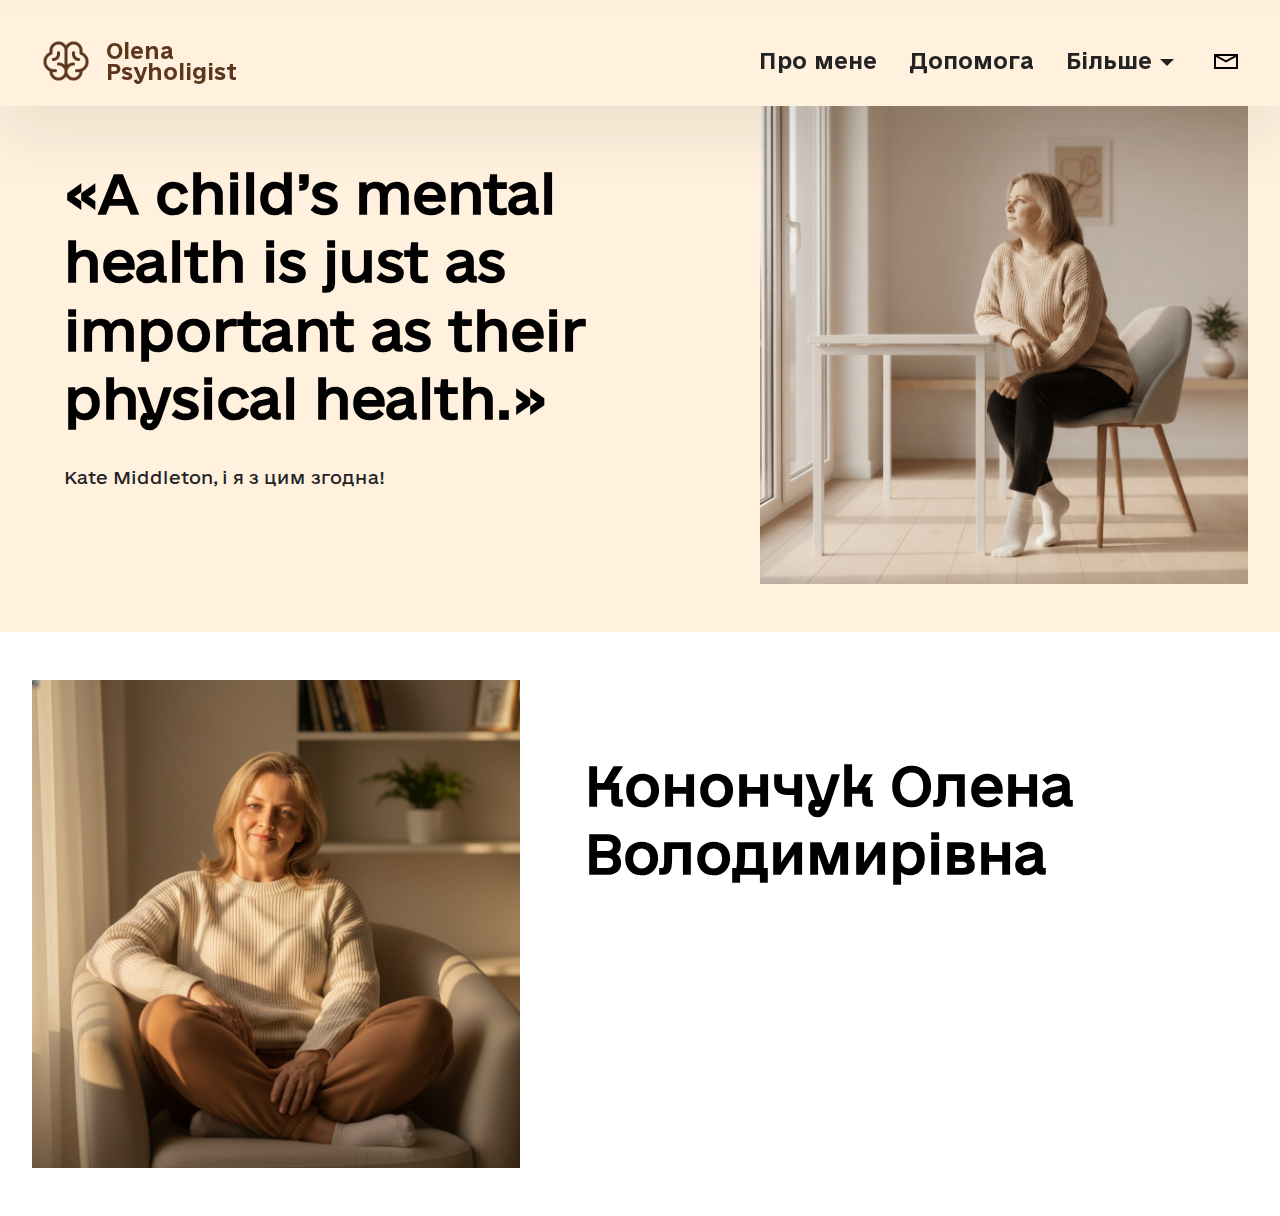
<file: about_me.html>
<!DOCTYPE html>
<html  >
<head>
  <!-- Site made with Mobirise Website Builder v6.1.12, https://mobirise.com -->
  <meta charset="UTF-8">
  <meta http-equiv="X-UA-Compatible" content="IE=edge">
  <meta name="generator" content="Mobirise v6.1.12, mobirise.com">
  <meta name="viewport" content="width=device-width, initial-scale=1, minimum-scale=1">
  <link rel="shortcut icon" href="assets/images/frame2015-82x82.png" type="image/x-icon">
  <meta name="description" content="">
  
  
  <title>Про мене</title>
  <link rel="stylesheet" href="assets/web/assets/mobirise-icons2/mobirise2.css">
  <link rel="stylesheet" href="assets/bootstrap/css/bootstrap.min.css">
  <link rel="stylesheet" href="assets/animatecss/animate.css">
  <link rel="stylesheet" href="assets/dropdown/css/style.css">
  <link rel="stylesheet" href="assets/theme/css/style.css">
  <link href="assets/fonts/style.css" rel="stylesheet">
  <link rel="preload" as="style" href="assets/mobirise/css/mbr-additional.css?v=G6aRYI"><link rel="stylesheet" href="assets/mobirise/css/mbr-additional.css?v=G6aRYI" type="text/css">

  
  
  
</head>
<body>
  
  <section data-bs-version="5.1" class="menu menu1 cid-vbTCkmnbfW" once="menu" id="menu01-4r">
	

	<nav class="navbar navbar-dropdown navbar-fixed-top navbar-expand-lg">
		<div class="container">
			<div class="navbar-brand">
				<span class="navbar-logo">
					<a href="index.html">
						<img src="assets/images/brain-128x128.png" alt="Mobirise Website Builder" style="height: 3rem;">
					</a>
				</span>
				<span class="navbar-caption-wrap"><a class="navbar-caption text-primary display-4" href="index.html">Olena<br>Psyholigist</a></span>
			</div>
			<button class="navbar-toggler" type="button" data-toggle="collapse" data-bs-toggle="collapse" data-target="#navbarSupportedContent" data-bs-target="#navbarSupportedContent" aria-controls="navbarNavAltMarkup" aria-expanded="false" aria-label="Toggle navigation">
				<div class="hamburger">
					<span></span>
					<span></span>
					<span></span>
					<span></span>
				</div>
			</button>
			<div class="collapse navbar-collapse" id="navbarSupportedContent">
				<ul class="navbar-nav nav-dropdown nav-right" data-app-modern-menu="true"><li class="nav-item">
						<a class="nav-link link text-black text-primary display-4" href="about_me.html">Про мене</a>
					</li>
					<li class="nav-item">
						<a class="nav-link link text-black text-primary display-4" href="help.html" aria-expanded="false">Допомога</a>
					</li>
					<li class="nav-item dropdown">
						<a class="nav-link link text-black dropdown-toggle show display-4" href="https://mobiri.se" data-toggle="dropdown-submenu" data-bs-toggle="dropdown" data-bs-auto-close="outside" aria-expanded="false">Більше</a><div class="dropdown-menu show" aria-labelledby="dropdown-707" data-bs-popper="none"><a class="text-black dropdown-item text-primary display-4" href="for_parents.html">Дітям та батькам</a><a class="text-black dropdown-item text-primary display-4" href="help_for_parents.html">Поради у вихованні</a><a class="text-black dropdown-item text-primary display-4" href="buling.html">Булінг</a><a class="text-black dropdown-item text-primary display-4" href="mental_health.html">Ментальне здоров'я</a><a class="text-black dropdown-item text-primary display-4" href="first_help.html">Перша психологічна допомога</a></div>
					</li></ul>
				<div class="icons-menu">
					<a class="iconfont-wrapper" href="mailto:lenakononcuk1@gmail.com">
						<span class="p-2 mbr-iconfont mobi-mbri-letter mobi-mbri"></span>
					</a>
					
					
					
				</div>
				
			</div>
		</div>
	</nav>
</section>

<section data-bs-version="5.1" class="header1 cid-vbvQlv9Clx" id="header01-27">
	

	
	

	<div class="container">
		<div class="row justify-content-center">
			<div class="col-12 col-md-12 col-lg-5 image-wrapper">
				<img class="w-100" src="assets/images/gemini-generated-image-a0xv5ka0xv5ka0xv201-1024x1024.png" alt="Mobirise Website Builder">
			</div>
			<div class="col-12 col-lg col-md-12">
				<div class="text-wrapper align-left">
					<h1 class="mbr-section-title mbr-fonts-style mb-4 display-2"><strong>«A child’s mental health is just as important as their physical health.»</strong></h1>
					<p class="mbr-text mbr-fonts-style mb-4 display-7">
						Kate Middleton, і я з цим згодна!</p>
					
				</div>
			</div>
		</div>
	</div>
</section>

<section data-bs-version="5.1" class="start article2 cid-vbvRdyfauS" id="article02-29">
	

	
	

	<div class="container">
		<div class="row justify-content-center">
			<div class="col-12 col-md-12 col-lg-5 image-wrapper">
				<img class="w-100" src="assets/images/airbrush-object-remover-1771355961112-1024x1024.jpg" alt="Mobirise Website Builder">
			</div>
			<div class="col-12 col-md-12 col-lg">
				<div class="text-wrapper align-left">
					<h1 class="mbr-section-title mbr-fonts-style mb-4 display-2">
						<strong>Конончук Олена Володимирівна</strong></h1>
					<p class="mbr-text align-left mbr-fonts-style mb-4 display-7"><strong>Освіта:</strong> (Вища) РДГУ <br><strong>Спеціальність: </strong>Вчитель початкових класів. Психолог закладів освіти<br><strong>Педагогічний стаж:</strong> 22 років<br><strong>Кваліфікаційна категорія: </strong>спеціаліст I категорії<br>
<br></p>
					
				</div>
			</div>
		</div>
	</div>
</section><script src="assets/bootstrap/js/bootstrap.bundle.min.js"></script>  <script src="assets/smoothscroll/smooth-scroll.js"></script>  <script src="assets/ytplayer/index.js"></script>  <script src="assets/dropdown/js/navbar-dropdown.js"></script>  <script src="assets/theme/js/script.js"></script>  
  
  
  <input name="animation" type="hidden">
  </body>
</html>
</file>
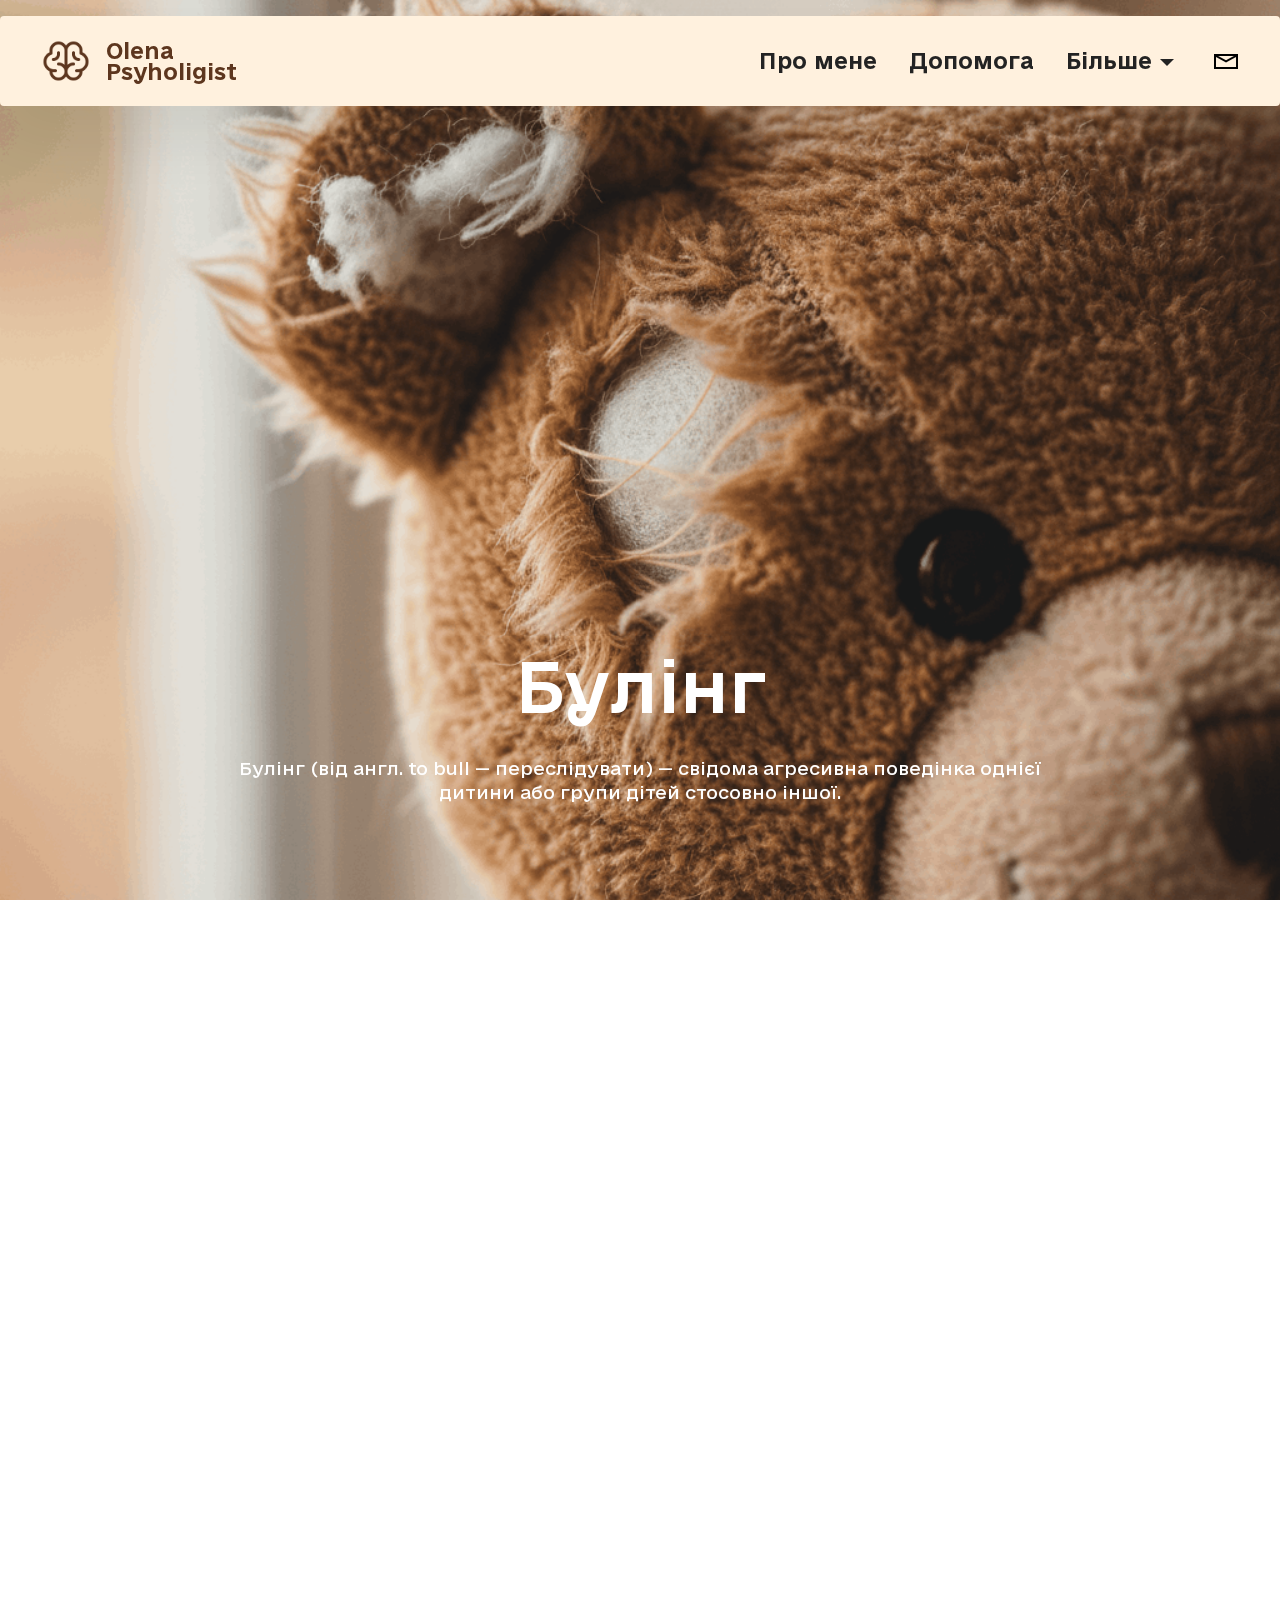
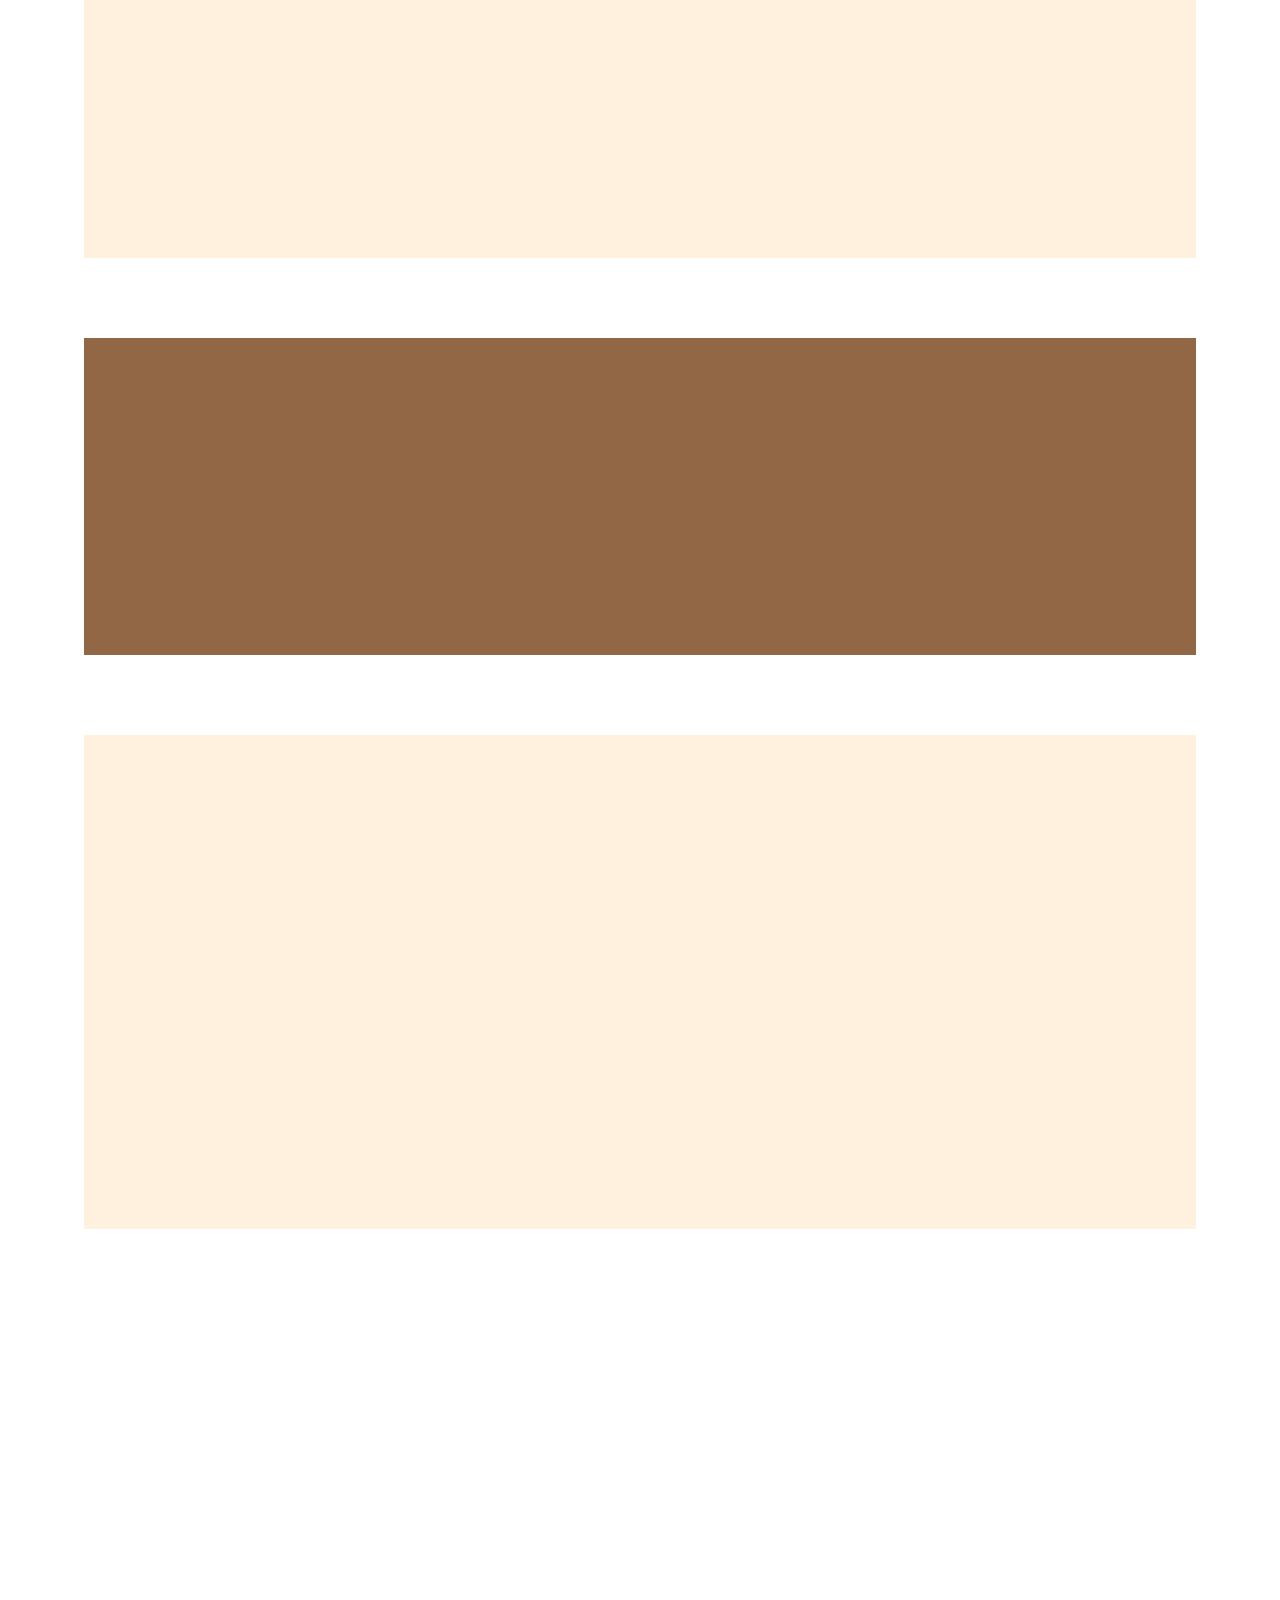
<file: buling.html>
<!DOCTYPE html>
<html  >
<head>
  <!-- Site made with Mobirise Website Builder v6.1.12, https://mobirise.com -->
  <meta charset="UTF-8">
  <meta http-equiv="X-UA-Compatible" content="IE=edge">
  <meta name="generator" content="Mobirise v6.1.12, mobirise.com">
  <meta name="viewport" content="width=device-width, initial-scale=1, minimum-scale=1">
  <link rel="shortcut icon" href="assets/images/frame2015-82x82.png" type="image/x-icon">
  <meta name="description" content="">
  
  
  <title>Булінг</title>
  <link rel="stylesheet" href="assets/web/assets/mobirise-icons2/mobirise2.css">
  <link rel="stylesheet" href="assets/bootstrap/css/bootstrap.min.css">
  <link rel="stylesheet" href="assets/parallax/jarallax.css">
  <link rel="stylesheet" href="assets/animatecss/animate.css">
  <link rel="stylesheet" href="assets/dropdown/css/style.css">
  <link rel="stylesheet" href="assets/theme/css/style.css">
  <link href="assets/fonts/style.css" rel="stylesheet">
  <link rel="preload" as="style" href="assets/mobirise/css/mbr-additional.css?v=3ACWyQ"><link rel="stylesheet" href="assets/mobirise/css/mbr-additional.css?v=3ACWyQ" type="text/css">

  
  
  
</head>
<body>
  
  <section data-bs-version="5.1" class="menu menu1 cid-vbTCkmnbfW" once="menu" id="menu01-4r">
	

	<nav class="navbar navbar-dropdown navbar-fixed-top navbar-expand-lg">
		<div class="container">
			<div class="navbar-brand">
				<span class="navbar-logo">
					<a href="index.html">
						<img src="assets/images/brain-128x128.png" alt="Mobirise Website Builder" style="height: 3rem;">
					</a>
				</span>
				<span class="navbar-caption-wrap"><a class="navbar-caption text-primary display-4" href="index.html">Olena<br>Psyholigist</a></span>
			</div>
			<button class="navbar-toggler" type="button" data-toggle="collapse" data-bs-toggle="collapse" data-target="#navbarSupportedContent" data-bs-target="#navbarSupportedContent" aria-controls="navbarNavAltMarkup" aria-expanded="false" aria-label="Toggle navigation">
				<div class="hamburger">
					<span></span>
					<span></span>
					<span></span>
					<span></span>
				</div>
			</button>
			<div class="collapse navbar-collapse" id="navbarSupportedContent">
				<ul class="navbar-nav nav-dropdown nav-right" data-app-modern-menu="true"><li class="nav-item">
						<a class="nav-link link text-black text-primary display-4" href="about_me.html">Про мене</a>
					</li>
					<li class="nav-item">
						<a class="nav-link link text-black text-primary display-4" href="help.html" aria-expanded="false">Допомога</a>
					</li>
					<li class="nav-item dropdown">
						<a class="nav-link link text-black dropdown-toggle show display-4" href="https://mobiri.se" data-toggle="dropdown-submenu" data-bs-toggle="dropdown" data-bs-auto-close="outside" aria-expanded="false">Більше</a><div class="dropdown-menu show" aria-labelledby="dropdown-707" data-bs-popper="none"><a class="text-black dropdown-item text-primary display-4" href="for_parents.html">Дітям та батькам</a><a class="text-black dropdown-item text-primary display-4" href="help_for_parents.html">Поради у вихованні</a><a class="text-black dropdown-item text-primary display-4" href="buling.html">Булінг</a><a class="text-black dropdown-item text-primary display-4" href="mental_health.html">Ментальне здоров'я</a><a class="text-black dropdown-item text-primary display-4" href="first_help.html">Перша психологічна допомога</a></div>
					</li></ul>
				<div class="icons-menu">
					<a class="iconfont-wrapper" href="mailto:lenakononcuk1@gmail.com">
						<span class="p-2 mbr-iconfont mobi-mbri-letter mobi-mbri"></span>
					</a>
					
					
					
				</div>
				
			</div>
		</div>
	</nav>
</section>

<section data-bs-version="5.1" class="header16 cid-vbTrufi8GV mbr-fullscreen mbr-parallax-background" id="header17-4e">
  
  
  <div class="container-fluid">
    <div class="row">
      <div class="content-wrap col-12 col-md-12">
        <h1 class="mbr-section-title mbr-fonts-style mbr-white mb-4 display-1">Булінг</h1>
        
        <p class="mbr-fonts-style mbr-text mbr-white mb-4 display-7">Булінг (від англ. to bull — переслідувати) — свідома агресивна поведінка однієї
<br>дитини або групи дітей стосовно іншої.</p>
        
      </div>
    </div>
  </div>
</section>

<section data-bs-version="5.1" class="article12 cid-vbTmsYo3O0" id="article12-4b">    
    
    <div class="container">
        <div class="row justify-content-center">
            <div class="col-md-12 col-lg-10">
                
                
                <p class="mbr-text mbr-fonts-style display-7">Булінг у ЗДО може проявлятися як тиск: психологічний, фізичний. Часто діти
<br>застосовують і фізичний, і психологічний тиск на жертву. Наприклад, образи, приниження,
<br>ігнорування, непоступливість, погрози, побиття під час ігор. Проблеми жорстокого
<br>поводження в дитячому середовищі приділяється найпильніша увага.<br><br>Прояви насильства в дитячому саду відрізняється від насильства в школі. У
<br>дитячому садку при насильстві немає попередньої стадії обмірковування. Дошкільнята не
<br>усвідомлюють до кінця своїх дій. Відсутнє розуміння наслідків і почуття провини.<br>Виправданням насильства є незначний проступок. Агресивна поведінка дітей
<br>розходиться з їх словами. Хто провокує булінг в дитсадку Булінг серед дітей дошкільного
<br>віку в ЗДО можуть спровокувати дорослі. Діти старшого дошкільного віку одразу
<br>сприймають ставлення авторитетних дорослих до інших і беруть це ставлення за зразок.
<br><br>Вони починають цькувати дитину чи дітей, якщо:<br> <br>Педагог або помічник вихователя: <br>— зневажливо ставиться до дитини, яка часто плаче або невпевнена в собі; <br>— ігнорує скаргу дитини на те, що її образили однолітки; <br>— глузує із зовнішнього вигляду дитини; <br>— образливо висловлюється про дитину чи її батьків; <br>— проявляє огиду щодо фізичної або фізіологічної особливостей дитини. <br><br>Батьки або члени сім’ї: <br>— б'ють та ображають дитину вдома; <br>— принижують дитину у присутності інших дітей; <br>— проявляють сліпу любов та
<br>виконують усі забаганки дитини; <br>— ставляться до своєї дитини як до неповноцінноїособистості, жаліють (неповна родина, дитина хвора або має відхилення в розвитку). <br><br>Усі діти потребують підтримки дорослих — батьків, вихователів, практичного психолога та
<br>соціального педагога. Саме вони мають допомогти дітям налагодити партнерські
<br>взаємини з однолітками у групі. Як міняється поведінка дитини під час булінгу в ЗДО
<br>Дитина-жертва булінгу поводиться незвично.<br><br>Якщо раніше вона охоче відвідувала дитячий садок, то тепер така дитина:<br><br><strong>Вдома:</strong><br>- не хоче одягатися вранці;
<br>- шукає собі будь-яку справу вдома, аби не йти до дитячого садка;
<br>- просить батьків забрати її із дитячого садка раніше;
<br>- плаче, вигадує хворобу або в неї дійсно підвищується температура тіла, починають боліти голова, живіт
<br>- не контактує з однолітками у дворі;
<br>- грає наодинці.<br><br><strong>В дитячому садку:</strong><br>- не бере участь у сюжетно-рольових та рухливих іграх, спільній самостійній художній діяльності тощо;
<br>- усамітнюється при будь-якій нагоді;
<br>- часто губить свої іграшки або речі;
<br>- бруднить чи псує одяг;
<br>- грає поламаними іграшками;
<br>- відмовляється на користь іншої дитини від головної ролі в театралізації чи грі;
<br>- не має друзів у групі.<br></p>
            </div>
        </div>
    </div>
</section>

<section data-bs-version="5.1" class="article07 cid-vbTuI1kJH5" id="article19-4i">
  

  
  
  <div class="container">
    <div class="row justify-content-center">
      <div class="card col-md-12 col-lg-11">
        <div class="card-wrapper">
          <div class="col-12 content-head mt-3">
            <h3 class="mbr-section-title mbr-fonts-style align-center mb-0 display-2">
              <strong>Що робити батькам?</strong></h3>
            
          </div>
          <div class="card-box align-left mt-4">
            <div class="mbr-text counter-container mbr-fonts-style display-7">
              <ol>
                <li><span style="font-size: 1.1rem;">У першу чергу заспокойтесь, і тільки після цього починайте розмову з дитиною.
</span></li><li><span style="font-size: 1.1rem;">Дайте відчути, що ви поруч, готові підтримати та допомогти, вислухати та захистити.
</span></li><li><span style="font-size: 1.1rem;">Запевніть дитину, що ви не звинувачуєте її у тому, що відбувається, і вона може&nbsp;</span>говорити відверто.</li><li><span style="font-size: 1.1rem;">Пам’ятайте, що дитині може бути неприємно говорити на цю тему, вона вразлива у&nbsp;</span>цей момент. Будьте терплячими та делікатними.</li><li><span style="font-size: 1.1rem;">Запропонуйте подумати, які дії допоможуть дитині почуватися у більшій безпеці&nbsp;</span>зараз (наприклад, бути певний час ближче до дорослих, не залишатися довго у ДНЗ тощо).</li><li><span style="font-size: 1.1rem;">Розкажіть дитині, що немає нічого поганого у тому, щоб повідомити про агресивну&nbsp;</span>поведінку щодо когось вихователю чи помічнику вихователя.</li><li><span style="font-size: 1.1rem;">Поясніть різницю між “пліткуванням” та “піклуванням” про своє життя чи життя&nbsp;</span>друга.</li><li><span style="font-size: 1.1rem;">Пам’ятайте, що ситуації фізичного насилля потребують негайного втручання з боку&nbsp;</span>батьків та візит до адміністрації.</li><li><span style="font-size: 1.1rem;">Важливо усвідомити, чому саме дитина потрапила у ситуацію булінгу.
</span></li><li><span style="font-size: 1.1rem;">Обов’язково рекомендуємо з цим звернутися до дитячого психолога.
</span></li><li><span style="font-size: 1.1rem;">Підтримайте свою дитину у налагодженні дружніх стосунків з однолітками.
</span></li><li><span style="font-size: 1.1rem;">Поясніть дитині, що зміни будуть відбуватися поступово, проте весь цей час вона&nbsp;</span>може розраховувати на вашу підтримку.</li>
              </ol>
            </div>
          </div>
        </div>
      </div>
    </div>
  </div>
</section>

<section data-bs-version="5.1" class="article13 cid-vbTvpEGgbs" id="article13-4j">
    
    
    
    <div class="container">
        <div class="row justify-content-center">
            <div class="card col-md-12 col-lg-11">
                <div class="card-wrapper">
                    <div class="card-box align-left">
                        <h4 class="card-title mbr-fonts-style display-2">
                            <strong>Пам'ятайте!</strong></h4>
                        <p class="mbr-text mbr-fonts-style mt-4 display-7">Дитина, що стала учасником цькування (нападник, спостерігач або жертва),
<br>яку б позицію вона не дотримувалась при цьому, потребує серйозної роботи з дитячим
<br>психологом.</p>
                        
                    </div>
                </div>
            </div>
        </div>
    </div>
</section>

<section data-bs-version="5.1" class="article13 cid-vbTwdXSuZ4" id="article13-4m">
    
    
    
    <div class="container">
        <div class="row justify-content-center">
            <div class="card col-md-12 col-lg-11">
                <div class="card-wrapper">
                    <div class="card-box align-left">
                        <h4 class="card-title mbr-fonts-style display-2">
                            <strong>Консультація міністерства юстицій</strong></h4>
                        <p class="mbr-text mbr-fonts-style mt-4 display-7">Що таке булінг, як його розпізнати та як діяти сторонам конфлікту? Консультація Міністерства юстиції
<br>в межах проєкту "<strong>Я МАЮ ПРАВО</strong>"</p>
                        <div class="mbr-section-btn mt-4"><a class="btn btn-secondary display-4" href="https://centraljust.gov.ua/news/direction/scho-take-buling-yak-yogo-rozpiznati-ta-yak-diyati-storonam-konfliktu-konsultatsiya-ministerstva-yustitsii">Детальніше</a></div>
                    </div>
                </div>
            </div>
        </div>
    </div>
</section>

<section data-bs-version="5.1" class="article18 cid-vbTx20FwrU" id="article18-4p">
  
  <div class="container">
    <div class="row justify-content-center">
      <div class="counter-container col-md-12 col-lg-10">
        <div class="row mb-5 justify-content-center">
          <div class="col-12 content-head">
            <h3 class="mbr-section-title mbr-fonts-style align-center mb-0 display-2"><strong>Телефони довіри з питань протидії булінгу</strong></h3>
            
          </div>
        </div>
        <div class="mbr-text mbr-fonts-style display-7">
          <ul>
            <li>Дитяча лінія <strong>116 111 </strong>або <strong>0 800 500 225</strong> (з 12.00 до 16.00);
</li><li>Гаряча телефонна лінія щодо булінгу <strong>116 000</strong>;
</li><li>Гаряча лінія з питань запобігання насильству <strong>116 123</strong> або <strong>0 800 500 335</strong>;
</li><li>Уповноважений Верховної Ради з прав людини <strong>0 800 50 17 20</strong>;
</li><li>Уповноважений Президента України з прав дитини <strong>044 255 76 75</strong>;
</li><li>Центр надання безоплатної правової допомоги <strong>0 800 213 103</strong>;
</li><li>Національна поліція України <strong>102</strong>;</li><li>Директор ЗДО (<strong>038-42) 7 32 13</strong>.</li>
          </ul>
        </div>
      </div>
    </div>
  </div>
</section><script src="assets/bootstrap/js/bootstrap.bundle.min.js"></script>  <script src="assets/parallax/jarallax.js"></script>  <script src="assets/smoothscroll/smooth-scroll.js"></script>  <script src="assets/ytplayer/index.js"></script>  <script src="assets/dropdown/js/navbar-dropdown.js"></script>  <script src="assets/theme/js/script.js"></script>  
  
  
  <input name="animation" type="hidden">
  </body>
</html>
</file>
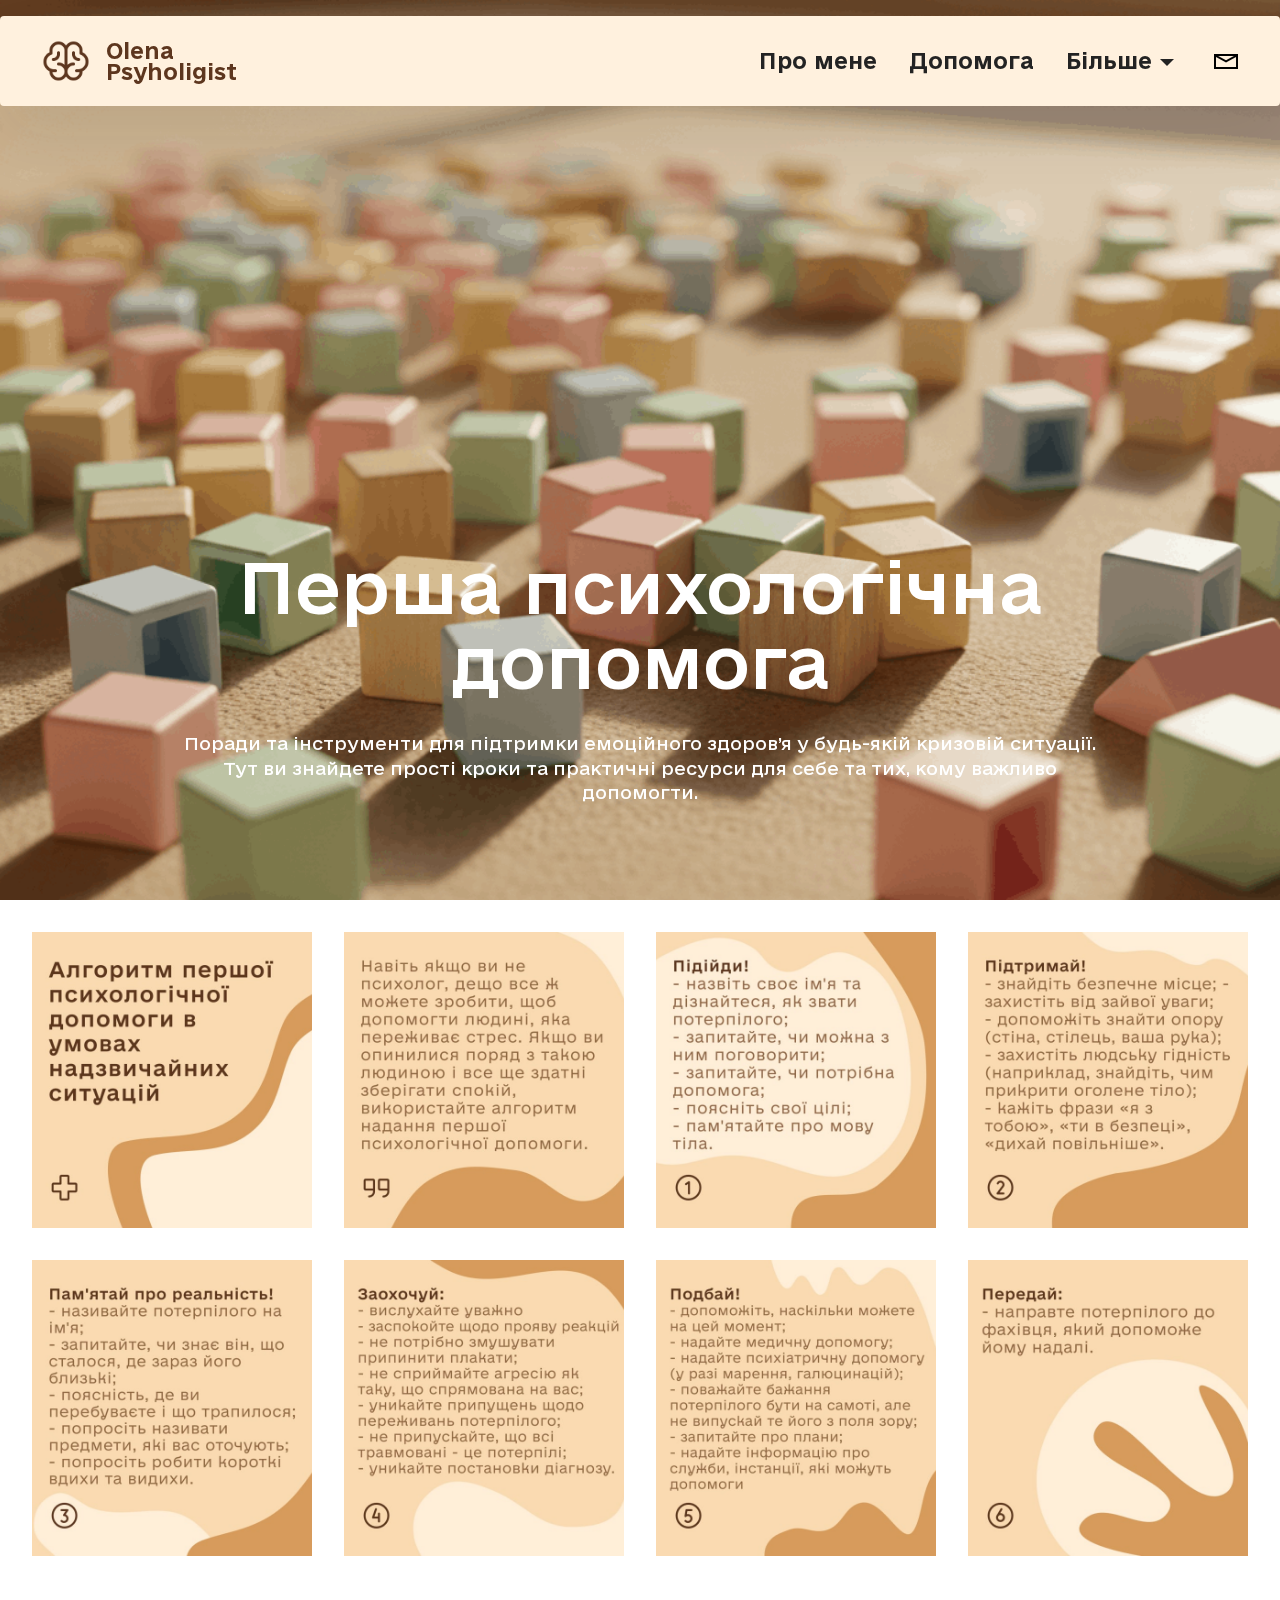
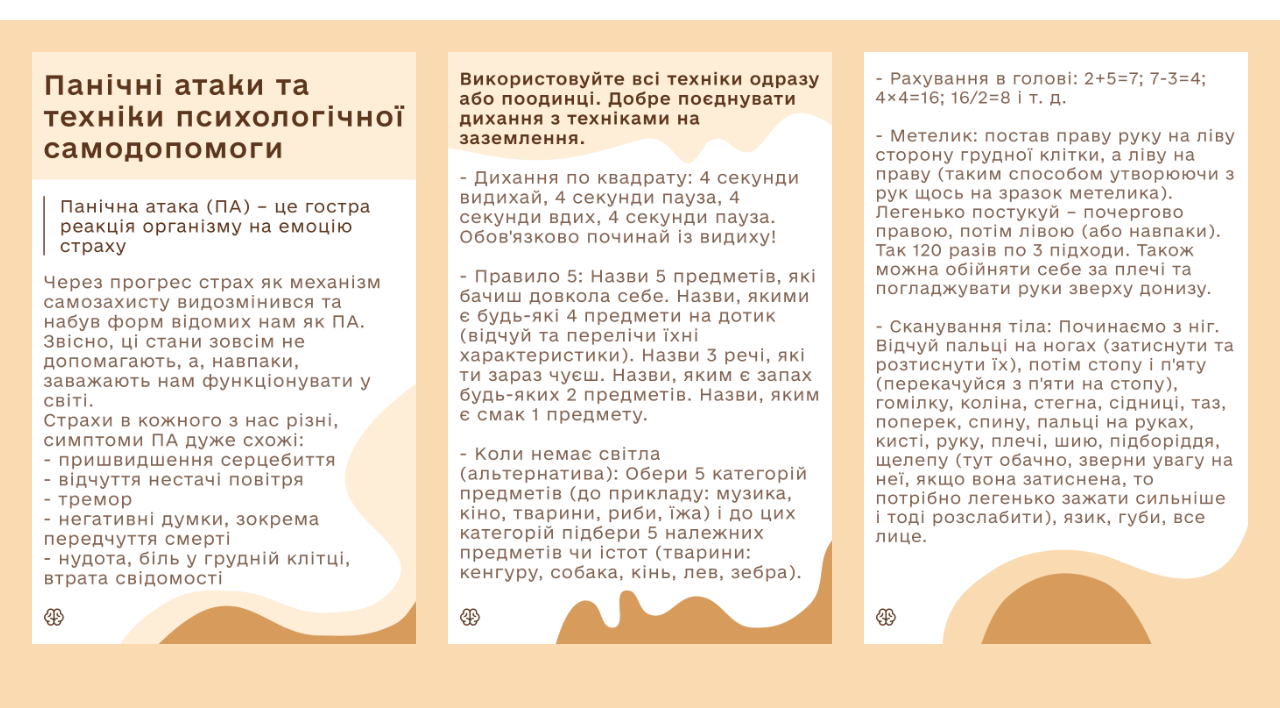
<file: first_help.html>
<!DOCTYPE html>
<html  >
<head>
  <!-- Site made with Mobirise Website Builder v6.1.12, https://mobirise.com -->
  <meta charset="UTF-8">
  <meta http-equiv="X-UA-Compatible" content="IE=edge">
  <meta name="generator" content="Mobirise v6.1.12, mobirise.com">
  <meta name="viewport" content="width=device-width, initial-scale=1, minimum-scale=1">
  <link rel="shortcut icon" href="assets/images/frame2015-82x82.png" type="image/x-icon">
  <meta name="description" content="">
  
  
  <title>Психологічна допомога</title>
  <link rel="stylesheet" href="assets/web/assets/mobirise-icons2/mobirise2.css">
  <link rel="stylesheet" href="assets/bootstrap/css/bootstrap.min.css">
  <link rel="stylesheet" href="assets/parallax/jarallax.css">
  <link rel="stylesheet" href="assets/animatecss/animate.css">
  <link rel="stylesheet" href="assets/dropdown/css/style.css">
  <link rel="stylesheet" href="assets/theme/css/style.css">
  <link href="assets/fonts/style.css" rel="stylesheet">
  <link rel="preload" as="style" href="assets/mobirise/css/mbr-additional.css?v=kK7bCQ"><link rel="stylesheet" href="assets/mobirise/css/mbr-additional.css?v=kK7bCQ" type="text/css">

  
  
  
</head>
<body>
  
  <section data-bs-version="5.1" class="menu menu1 cid-vbTCkmnbfW" once="menu" id="menu01-4r">
	

	<nav class="navbar navbar-dropdown navbar-fixed-top navbar-expand-lg">
		<div class="container">
			<div class="navbar-brand">
				<span class="navbar-logo">
					<a href="index.html">
						<img src="assets/images/brain-128x128.png" alt="Mobirise Website Builder" style="height: 3rem;">
					</a>
				</span>
				<span class="navbar-caption-wrap"><a class="navbar-caption text-primary display-4" href="index.html">Olena<br>Psyholigist</a></span>
			</div>
			<button class="navbar-toggler" type="button" data-toggle="collapse" data-bs-toggle="collapse" data-target="#navbarSupportedContent" data-bs-target="#navbarSupportedContent" aria-controls="navbarNavAltMarkup" aria-expanded="false" aria-label="Toggle navigation">
				<div class="hamburger">
					<span></span>
					<span></span>
					<span></span>
					<span></span>
				</div>
			</button>
			<div class="collapse navbar-collapse" id="navbarSupportedContent">
				<ul class="navbar-nav nav-dropdown nav-right" data-app-modern-menu="true"><li class="nav-item">
						<a class="nav-link link text-black text-primary display-4" href="about_me.html">Про мене</a>
					</li>
					<li class="nav-item">
						<a class="nav-link link text-black text-primary display-4" href="help.html" aria-expanded="false">Допомога</a>
					</li>
					<li class="nav-item dropdown">
						<a class="nav-link link text-black dropdown-toggle show display-4" href="https://mobiri.se" data-toggle="dropdown-submenu" data-bs-toggle="dropdown" data-bs-auto-close="outside" aria-expanded="false">Більше</a><div class="dropdown-menu show" aria-labelledby="dropdown-707" data-bs-popper="none"><a class="text-black dropdown-item text-primary display-4" href="for_parents.html">Дітям та батькам</a><a class="text-black dropdown-item text-primary display-4" href="help_for_parents.html">Поради у вихованні</a><a class="text-black dropdown-item text-primary display-4" href="buling.html">Булінг</a><a class="text-black dropdown-item text-primary display-4" href="mental_health.html">Ментальне здоров'я</a><a class="text-black dropdown-item text-primary display-4" href="first_help.html">Перша психологічна допомога</a></div>
					</li></ul>
				<div class="icons-menu">
					<a class="iconfont-wrapper" href="mailto:lenakononcuk1@gmail.com">
						<span class="p-2 mbr-iconfont mobi-mbri-letter mobi-mbri"></span>
					</a>
					
					
					
				</div>
				
			</div>
		</div>
	</nav>
</section>

<section data-bs-version="5.1" class="header16 cid-vbTAsfjy9c mbr-fullscreen mbr-parallax-background" id="header17-4q">
  
  
  <div class="container-fluid">
    <div class="row">
      <div class="content-wrap col-12 col-md-10">
        <h1 class="mbr-section-title mbr-fonts-style mbr-white mb-4 display-1">Перша психологічна допомога</h1>
        
        <p class="mbr-fonts-style mbr-text mbr-white mb-4 display-7">Поради та інструменти для підтримки емоційного здоров’я у будь-якій кризовій ситуації. Тут ви знайдете прості кроки та практичні ресурси для себе та тих, кому важливо допомогти.</p>
        
      </div>
    </div>
  </div>
</section>

<section data-bs-version="5.1" class="gallery1 mbr-gallery cid-vbMJcEoXrY" id="gallery01-3a">
    
    

    <div class="container-fluid">
        <div class="row justify-content-center">
            <div class="col-12 content-head">
                
            </div>
        </div>
        
        <div class="row mbr-gallery">
            <div class="col-12 col-md-6 col-lg-3 item gallery-image">
                <div class="item-wrapper mb-3" data-toggle="modal" data-bs-toggle="modal" data-target="#vbTDT9S0DB-modal" data-bs-target="#vbTDT9S0DB-modal">
                    <img class="w-100" src="assets/images/frame204-646x646.jpg" alt="Mobirise Website Builder" data-slide-to="0" data-bs-slide-to="0" data-target="#lb-vbTDT9S0DB" data-bs-target="#lb-vbTDT9S0DB">
                    <div class="icon-wrapper">
                        <span class="mobi-mbri mobi-mbri-search mbr-iconfont mbr-iconfont-btn"></span>
                    </div>
                </div>
                
            </div>
            <div class="col-12 col-md-6 col-lg-3 item gallery-image">
                <div class="item-wrapper mb-3" data-toggle="modal" data-bs-toggle="modal" data-target="#vbTDT9S0DB-modal" data-bs-target="#vbTDT9S0DB-modal">
                    <img class="w-100" src="assets/images/frame205-646x646.jpg" alt="Mobirise Website Builder" data-slide-to="1" data-bs-slide-to="1" data-target="#lb-vbTDT9S0DB" data-bs-target="#lb-vbTDT9S0DB">
                    <div class="icon-wrapper">
                        <span class="mobi-mbri mobi-mbri-search mbr-iconfont mbr-iconfont-btn"></span>
                    </div>
                </div>
                
            </div>
            <div class="col-12 col-md-6 col-lg-3 item gallery-image">
                <div class="item-wrapper mb-3" data-toggle="modal" data-bs-toggle="modal" data-target="#vbTDT9S0DB-modal" data-bs-target="#vbTDT9S0DB-modal">
                    <img class="w-100" src="assets/images/frame206-646x646.jpg" alt="Mobirise Website Builder" data-slide-to="2" data-bs-slide-to="2" data-target="#lb-vbTDT9S0DB" data-bs-target="#lb-vbTDT9S0DB">
                    <div class="icon-wrapper">
                        <span class="mobi-mbri mobi-mbri-search mbr-iconfont mbr-iconfont-btn"></span>
                    </div>
                </div>
                
            </div>
            <div class="col-12 col-md-6 col-lg-3 item gallery-image">
                <div class="item-wrapper mb-3" data-toggle="modal" data-bs-toggle="modal" data-target="#vbTDT9S0DB-modal" data-bs-target="#vbTDT9S0DB-modal">
                    <img class="w-100" src="assets/images/frame207-646x646.jpg" alt="Mobirise Website Builder" data-slide-to="3" data-bs-slide-to="3" data-target="#lb-vbTDT9S0DB" data-bs-target="#lb-vbTDT9S0DB">
                    <div class="icon-wrapper">
                        <span class="mobi-mbri mobi-mbri-search mbr-iconfont mbr-iconfont-btn"></span>
                    </div>
                </div>
                
            </div>
            <div class="col-12 col-md-6 col-lg-3 item gallery-image">
                <div class="item-wrapper mb-3" data-toggle="modal" data-bs-toggle="modal" data-target="#vbTDT9S0DB-modal" data-bs-target="#vbTDT9S0DB-modal">
                    <img class="w-100" src="assets/images/frame208-646x646.jpg" alt="Mobirise Website Builder" data-slide-to="4" data-bs-slide-to="4" data-target="#lb-vbTDT9S0DB" data-bs-target="#lb-vbTDT9S0DB">
                    <div class="icon-wrapper">
                        <span class="mobi-mbri mobi-mbri-search mbr-iconfont mbr-iconfont-btn"></span>
                    </div>
                </div>
                
            </div>
            <div class="col-12 col-md-6 col-lg-3 item gallery-image">
                <div class="item-wrapper mb-3" data-toggle="modal" data-bs-toggle="modal" data-target="#vbTDT9S0DB-modal" data-bs-target="#vbTDT9S0DB-modal">
                    <img class="w-100" src="assets/images/frame209-646x646.jpg" alt="Mobirise Website Builder" data-slide-to="5" data-bs-slide-to="5" data-target="#lb-vbTDT9S0DB" data-bs-target="#lb-vbTDT9S0DB">
                    <div class="icon-wrapper">
                        <span class="mobi-mbri mobi-mbri-search mbr-iconfont mbr-iconfont-btn"></span>
                    </div>
                </div>
                
            </div>
            <div class="col-12 col-md-6 col-lg-3 item gallery-image">
                <div class="item-wrapper mb-3" data-toggle="modal" data-bs-toggle="modal" data-target="#vbTDT9S0DB-modal" data-bs-target="#vbTDT9S0DB-modal">
                    <img class="w-100" src="assets/images/frame2010-646x646.jpg" alt="Mobirise Website Builder" data-slide-to="6" data-bs-slide-to="6" data-target="#lb-vbTDT9S0DB" data-bs-target="#lb-vbTDT9S0DB">
                    <div class="icon-wrapper">
                        <span class="mobi-mbri mobi-mbri-search mbr-iconfont mbr-iconfont-btn"></span>
                    </div>
                </div>
                
            </div>
            <div class="col-12 col-md-6 col-lg-3 item gallery-image">
                <div class="item-wrapper mb-3" data-toggle="modal" data-bs-toggle="modal" data-target="#vbTDT9S0DB-modal" data-bs-target="#vbTDT9S0DB-modal">
                    <img class="w-100" src="assets/images/frame2011-646x646.jpg" alt="Mobirise Website Builder" data-slide-to="7" data-bs-slide-to="7" data-target="#lb-vbTDT9S0DB" data-bs-target="#lb-vbTDT9S0DB">
                    <div class="icon-wrapper">
                        <span class="mobi-mbri mobi-mbri-search mbr-iconfont mbr-iconfont-btn"></span>
                    </div>
                </div>
                
            </div>
        </div>

        <div class="modal mbr-slider" tabindex="-1" role="dialog" aria-hidden="true" id="vbTDT9S0DB-modal">
            <div class="modal-dialog" role="document">
                <div class="modal-content">
                    <div class="modal-body">
                        <div class="carousel slide carousel-fade" data-pause="false" data-bs-pause="false" id="lb-vbTDT9S0DB" data-ride="carousel" data-bs-ride="carousel" data-interval="5000" data-bs-interval="5000">
                            <div class="carousel-inner">
                                <div class="carousel-item active">
                                    <img class="d-block w-100" src="assets/images/frame204-646x646.jpg" alt="Mobirise Website Builder">
                                </div>
                                <div class="carousel-item">
                                    <img class="d-block w-100" src="assets/images/frame205-646x646.jpg" alt="Mobirise Website Builder">
                                </div>
                                <div class="carousel-item">
                                    <img class="d-block w-100" src="assets/images/frame206-646x646.jpg" alt="Mobirise Website Builder">
                                </div>
                                <div class="carousel-item">
                                    <img class="d-block w-100" src="assets/images/frame207-646x646.jpg" alt="Mobirise Website Builder">
                                </div>
                                <div class="carousel-item">
                                    <img class="d-block w-100" src="assets/images/frame208-646x646.jpg" alt="Mobirise Website Builder">
                                </div>
                                <div class="carousel-item">
                                    <img class="d-block w-100" src="assets/images/frame209-646x646.jpg" alt="Mobirise Website Builder">
                                </div>
                                <div class="carousel-item">
                                    <img class="d-block w-100" src="assets/images/frame2010-646x646.jpg" alt="Mobirise Website Builder">
                                </div>
                                <div class="carousel-item">
                                    <img class="d-block w-100" src="assets/images/frame2011-646x646.jpg" alt="Mobirise Website Builder">
                                </div>
                            </div>
                            <ol class="carousel-indicators">
                                <li data-slide-to="0" data-bs-slide-to="0" class="active" data-target="#lb-vbTDT9S0DB" data-bs-target="#lb-vbTDT9S0DB"></li>
                                <li data-slide-to="1" data-bs-slide-to="1" data-target="#lb-vbTDT9S0DB" data-bs-target="#lb-vbTDT9S0DB"></li>
                                <li data-slide-to="2" data-bs-slide-to="2" data-target="#lb-vbTDT9S0DB" data-bs-target="#lb-vbTDT9S0DB"></li>
                                <li data-slide-to="3" data-bs-slide-to="3" data-target="#lb-vbTDT9S0DB" data-bs-target="#lb-vbTDT9S0DB"></li>
                                <li data-slide-to="4" data-bs-slide-to="4" data-target="#lb-vbTDT9S0DB" data-bs-target="#lb-vbTDT9S0DB"></li>
                                <li data-slide-to="5" data-bs-slide-to="5" data-target="#lb-vbTDT9S0DB" data-bs-target="#lb-vbTDT9S0DB"></li>
                                <li data-slide-to="6" data-bs-slide-to="6" data-target="#lb-vbTDT9S0DB" data-bs-target="#lb-vbTDT9S0DB"></li>
                                <li data-slide-to="7" data-bs-slide-to="7" data-target="#lb-vbTDT9S0DB" data-bs-target="#lb-vbTDT9S0DB"></li>
                            </ol>
                            <a role="button" href="" class="close" data-dismiss="modal" data-bs-dismiss="modal" aria-label="Close">
                            </a>
                            <a class="carousel-control-prev carousel-control" role="button" data-slide="prev" data-bs-slide="prev" href="#lb-vbTDT9S0DB">
                                <span class="mobi-mbri mobi-mbri-arrow-prev" aria-hidden="true"></span>
                                <span class="sr-only visually-hidden">Previous</span>
                            </a>
                            <a class="carousel-control-next carousel-control" role="button" data-slide="next" data-bs-slide="next" href="#lb-vbTDT9S0DB">
                                <span class="mobi-mbri mobi-mbri-arrow-next" aria-hidden="true"></span>
                                <span class="sr-only visually-hidden">Next</span>
                            </a>
                        </div>
                    </div>
                </div>
            </div>
        </div>
    </div>
</section>

<section data-bs-version="5.1" class="gallery1 mbr-gallery cid-vbMTTUuO1n" id="gallery01-3d">
    
    

    <div class="container-fluid">
        <div class="row justify-content-center">
            <div class="col-12 content-head">
                
            </div>
        </div>
        
        <div class="row mbr-gallery">
            <div class="col-12 col-md-6 col-lg-4 item gallery-image">
                <div class="item-wrapper mb-3" data-toggle="modal" data-bs-toggle="modal" data-target="#vbTDTaNHVk-modal" data-bs-target="#vbTDTaNHVk-modal">
                    <img class="w-100" src="assets/images/frame-12.png" alt="Mobirise Website Builder" data-slide-to="0" data-bs-slide-to="0" data-target="#lb-vbTDTaNHVk" data-bs-target="#lb-vbTDTaNHVk">
                    <div class="icon-wrapper">
                        <span class="mobi-mbri mobi-mbri-search mbr-iconfont mbr-iconfont-btn"></span>
                    </div>
                </div>
                
            </div>
            <div class="col-12 col-md-6 col-lg-4 item gallery-image">
                <div class="item-wrapper mb-3" data-toggle="modal" data-bs-toggle="modal" data-target="#vbTDTaNHVk-modal" data-bs-target="#vbTDTaNHVk-modal">
                    <img class="w-100" src="assets/images/frame-13.png" alt="Mobirise Website Builder" data-slide-to="1" data-bs-slide-to="1" data-target="#lb-vbTDTaNHVk" data-bs-target="#lb-vbTDTaNHVk">
                    <div class="icon-wrapper">
                        <span class="mobi-mbri mobi-mbri-search mbr-iconfont mbr-iconfont-btn"></span>
                    </div>
                </div>
                
            </div>
            <div class="col-12 col-md-6 col-lg-4 item gallery-image">
                <div class="item-wrapper mb-3" data-toggle="modal" data-bs-toggle="modal" data-target="#vbTDTaNHVk-modal" data-bs-target="#vbTDTaNHVk-modal">
                    <img class="w-100" src="assets/images/frame-14.png" alt="Mobirise Website Builder" data-slide-to="2" data-bs-slide-to="2" data-target="#lb-vbTDTaNHVk" data-bs-target="#lb-vbTDTaNHVk">
                    <div class="icon-wrapper">
                        <span class="mobi-mbri mobi-mbri-search mbr-iconfont mbr-iconfont-btn"></span>
                    </div>
                </div>
                
            </div>
            
            
            
            
            
        </div>

        <div class="modal mbr-slider" tabindex="-1" role="dialog" aria-hidden="true" id="vbTDTaNHVk-modal">
            <div class="modal-dialog" role="document">
                <div class="modal-content">
                    <div class="modal-body">
                        <div class="carousel slide carousel-fade" data-pause="false" data-bs-pause="false" id="lb-vbTDTaNHVk" data-ride="carousel" data-bs-ride="carousel" data-interval="5000" data-bs-interval="5000">
                            <div class="carousel-inner">
                                <div class="carousel-item active">
                                    <img class="d-block w-100" src="assets/images/frame-12.png" alt="Mobirise Website Builder">
                                </div>
                                <div class="carousel-item">
                                    <img class="d-block w-100" src="assets/images/frame-13.png" alt="Mobirise Website Builder">
                                </div>
                                <div class="carousel-item">
                                    <img class="d-block w-100" src="assets/images/frame-14.png" alt="Mobirise Website Builder">
                                </div>
                                
                                
                                
                                
                                
                            </div>
                            <ol class="carousel-indicators">
                                <li data-slide-to="0" data-bs-slide-to="0" class="active" data-target="#lb-vbTDTaNHVk" data-bs-target="#lb-vbTDTaNHVk"></li>
                                <li data-slide-to="1" data-bs-slide-to="1" data-target="#lb-vbTDTaNHVk" data-bs-target="#lb-vbTDTaNHVk"></li>
                                <li data-slide-to="2" data-bs-slide-to="2" data-target="#lb-vbTDTaNHVk" data-bs-target="#lb-vbTDTaNHVk"></li>
                                
                                
                                
                                
                                
                            </ol>
                            <a role="button" href="" class="close" data-dismiss="modal" data-bs-dismiss="modal" aria-label="Close">
                            </a>
                            <a class="carousel-control-prev carousel-control" role="button" data-slide="prev" data-bs-slide="prev" href="#lb-vbTDTaNHVk">
                                <span class="mobi-mbri mobi-mbri-arrow-prev" aria-hidden="true"></span>
                                <span class="sr-only visually-hidden">Previous</span>
                            </a>
                            <a class="carousel-control-next carousel-control" role="button" data-slide="next" data-bs-slide="next" href="#lb-vbTDTaNHVk">
                                <span class="mobi-mbri mobi-mbri-arrow-next" aria-hidden="true"></span>
                                <span class="sr-only visually-hidden">Next</span>
                            </a>
                        </div>
                    </div>
                </div>
            </div>
        </div>
    </div>
</section><script src="assets/bootstrap/js/bootstrap.bundle.min.js"></script>  <script src="assets/parallax/jarallax.js"></script>  <script src="assets/smoothscroll/smooth-scroll.js"></script>  <script src="assets/ytplayer/index.js"></script>  <script src="assets/dropdown/js/navbar-dropdown.js"></script>  <script src="assets/theme/js/script.js"></script>  
  
  
  <input name="animation" type="hidden">
  </body>
</html>
</file>
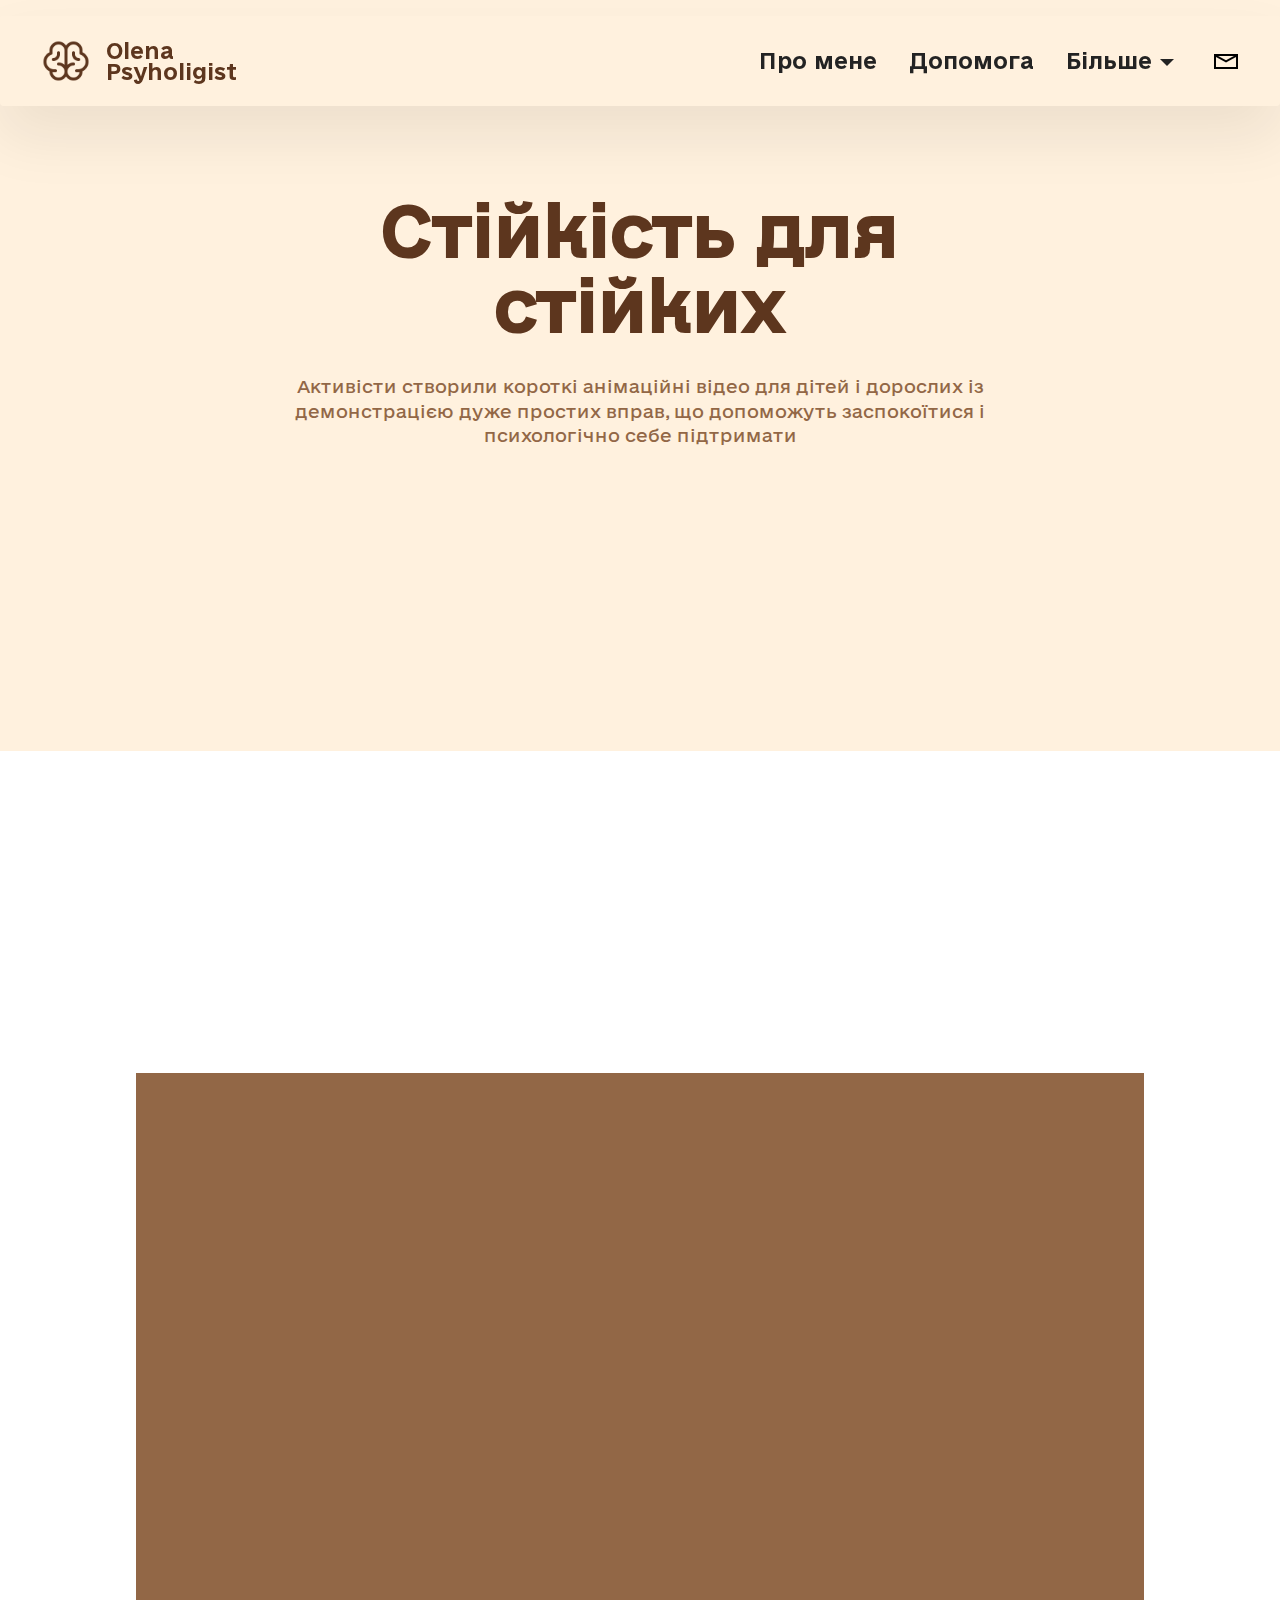
<file: for_parents.html>
<!DOCTYPE html>
<html  >
<head>
  <!-- Site made with Mobirise Website Builder v6.1.12, https://mobirise.com -->
  <meta charset="UTF-8">
  <meta http-equiv="X-UA-Compatible" content="IE=edge">
  <meta name="generator" content="Mobirise v6.1.12, mobirise.com">
  <meta name="viewport" content="width=device-width, initial-scale=1, minimum-scale=1">
  <link rel="shortcut icon" href="assets/images/frame2015-82x82.png" type="image/x-icon">
  <meta name="description" content="">
  
  
  <title>Для дітей та батьків</title>
  <link rel="stylesheet" href="assets/web/assets/mobirise-icons2/mobirise2.css">
  <link rel="stylesheet" href="assets/bootstrap/css/bootstrap.min.css">
  <link rel="stylesheet" href="assets/animatecss/animate.css">
  <link rel="stylesheet" href="assets/dropdown/css/style.css">
  <link rel="stylesheet" href="assets/theme/css/style.css">
  <link href="assets/fonts/style.css" rel="stylesheet">
  <link rel="preload" as="style" href="assets/mobirise/css/mbr-additional.css?v=Q9MunN"><link rel="stylesheet" href="assets/mobirise/css/mbr-additional.css?v=Q9MunN" type="text/css">

  
  
  
</head>
<body>
  
  <section data-bs-version="5.1" class="menu menu1 cid-vbTCkmnbfW" once="menu" id="menu01-4r">
	

	<nav class="navbar navbar-dropdown navbar-fixed-top navbar-expand-lg">
		<div class="container">
			<div class="navbar-brand">
				<span class="navbar-logo">
					<a href="index.html">
						<img src="assets/images/brain-128x128.png" alt="Mobirise Website Builder" style="height: 3rem;">
					</a>
				</span>
				<span class="navbar-caption-wrap"><a class="navbar-caption text-primary display-4" href="index.html">Olena<br>Psyholigist</a></span>
			</div>
			<button class="navbar-toggler" type="button" data-toggle="collapse" data-bs-toggle="collapse" data-target="#navbarSupportedContent" data-bs-target="#navbarSupportedContent" aria-controls="navbarNavAltMarkup" aria-expanded="false" aria-label="Toggle navigation">
				<div class="hamburger">
					<span></span>
					<span></span>
					<span></span>
					<span></span>
				</div>
			</button>
			<div class="collapse navbar-collapse" id="navbarSupportedContent">
				<ul class="navbar-nav nav-dropdown nav-right" data-app-modern-menu="true"><li class="nav-item">
						<a class="nav-link link text-black text-primary display-4" href="about_me.html">Про мене</a>
					</li>
					<li class="nav-item">
						<a class="nav-link link text-black text-primary display-4" href="help.html" aria-expanded="false">Допомога</a>
					</li>
					<li class="nav-item dropdown">
						<a class="nav-link link text-black dropdown-toggle show display-4" href="https://mobiri.se" data-toggle="dropdown-submenu" data-bs-toggle="dropdown" data-bs-auto-close="outside" aria-expanded="false">Більше</a><div class="dropdown-menu show" aria-labelledby="dropdown-707" data-bs-popper="none"><a class="text-black dropdown-item text-primary display-4" href="for_parents.html">Дітям та батькам</a><a class="text-black dropdown-item text-primary display-4" href="help_for_parents.html">Поради у вихованні</a><a class="text-black dropdown-item text-primary display-4" href="buling.html">Булінг</a><a class="text-black dropdown-item text-primary display-4" href="mental_health.html">Ментальне здоров'я</a><a class="text-black dropdown-item text-primary display-4" href="first_help.html">Перша психологічна допомога</a></div>
					</li></ul>
				<div class="icons-menu">
					<a class="iconfont-wrapper" href="mailto:lenakononcuk1@gmail.com">
						<span class="p-2 mbr-iconfont mobi-mbri-letter mobi-mbri"></span>
					</a>
					
					
					
				</div>
				
			</div>
		</div>
	</nav>
</section>

<section data-bs-version="5.1" class="header7 cid-vbHxBFqCPg" id="header07-2j">
  

  
  
  <div class="topbg"></div>
  <div class="align-center container-fluid">
    <div class="row justify-content-center">
      <div class="col-md-12 mb-5 content-head">
        <h1 class="mbr-section-title mbr-fonts-style mb-4 display-1">
          <strong>Стійкість для стійких</strong></h1>
        <p class="mbr-text mbr-fonts-style mb-4 display-7">
          Активісти створили короткі анімаційні відео для дітей і дорослих із демонстрацією дуже простих вправ, що допоможуть заспокоїтися і психологічно себе підтримати 
        </p>
        
      </div>
    </div>

    <div class="row justify-content-center">
      <div class="mbr-figure col-12 col-md-8"><iframe class="mbr-embedded-video" src="https://www.youtube.com/embed/A_QjcFaQ1p0?rel=0&amp;amp;&amp;showinfo=0&amp;autoplay=0&amp;loop=0" width="1280" height="720" frameborder="0" allowfullscreen></iframe></div>
    </div>
  </div>
</section>

<section data-bs-version="5.1" class="article13 cid-vbHy7F0tQ3" id="article13-2m">
    
    
    
    <div class="container">
        <div class="row justify-content-center">
            <div class="card col-md-12 col-lg-10">
                <div class="card-wrapper">
                    <div class="card-box align-left">
                        <h4 class="card-title mbr-fonts-style display-2"><strong>UNICEF Ukraine та МОН</strong></h4>
                        <p class="mbr-text mbr-fonts-style mt-4 display-7">4 березня 2022 року UNICEF Ukraine  разом із Міністерством освіти й науки запустили дитячий онлайн-садок НУМО з відеозаняттями для дітей віком від 3 до 6 років. Ініціатива допоможе батькам зайняти дитину пізнавальними та розвивальними активностями і, наскільки це можливо, відволікти від війни.
<br>
<br>«У найскладніший для України час МОН спільно з партнерами розробляють платформи, різні канали комунікації, аби діти мали змогу навчатися. Завдяки дистанційним технологіям, ЮНІСЕФ запускає  дитячий садок НУМО для дошкільнят. Цей проєкт є платформою, на якій батьки та вихователі зможуть знайти усі необхідні розвивальні матеріали у відкритому доступі. Для нас важливо, щоб, незважаючи на складнощі, вже з раннього віку освіта для української малечі була комфортною, корисною та цікавою», – зазначив міністр освіти і науки Сергій Шкарлет.</p>
                        <div class="mbr-section-btn mt-4"><a class="btn btn-success display-4" href="https://mon.gov.ua/">Сайт МОН</a> <a class="btn btn-info display-4" href="https://www.facebook.com/UNICEFUkraine/">UNICEF</a></div>
                    </div>
                </div>
            </div>
        </div>
    </div>
</section>

<section data-bs-version="5.1" class="video05 cid-vbHzHvMeC2" id="video05-2n">
    

    
    

    <div class="container">
        <div class="row justify-content-center">
          <div class="col-12">
            <div class="title-wrapper mb-5">
                <h4 class="mbr-section-maintitle mbr-fonts-style mb-0 display-2">
                    <strong>Корисні підказки</strong></h4>
            </div>
          </div>
            <div class="col-12 col-md">
                <div class="text-wrapper">
                    <h2 class="mb-4 mbr-fonts-style mbr-section-title display-5"><strong>Як підтримувати людей і не боятися помилок?</strong></h2>
                    <p class="mbr-text mb-4 mbr-fonts-style thin-text">В цьому випуску діти навчаться емпатії та зрозуміють, які слова варто підбирати для підтримки інших, а також, вони позбавляться страху помилок, адже таким чином ми вчимося новим відкриттям життя.&nbsp;<br></p>
                    
                </div>
            </div>
            <div class="col-12 col-md-6 video-block">
                <div class="mbr-figure"><iframe class="mbr-embedded-video" src="https://www.youtube.com/embed/2lHiC2H2Wpg?rel=0&amp;amp;&amp;showinfo=0&amp;autoplay=0&amp;loop=0" width="1280" height="720" frameborder="0" allowfullscreen></iframe></div>
                
            </div>
        </div>
    </div>
</section>

<section data-bs-version="5.1" class="video05 cid-vbHA22ebQL" id="video05-2o">
    

    
    

    <div class="container">
        <div class="row justify-content-center">
          <div class="col-12">
            <div class="title-wrapper mb-5">
                
            </div>
          </div>
            <div class="col-12 col-md">
                <div class="text-wrapper">
                    <h2 class="mb-4 mbr-fonts-style mbr-section-title display-5"><strong>Як вгамувати злість і піклуватися про собаку?</strong></h2>
                    <p class="mbr-text mb-4 mbr-fonts-style thin-text">В цьому випуску діти навчаться, як впоратися зі злостю та розуміти своїх менших любчиків. Що хоче песик, як за ним доглядати та скільки уваги треба приділяти – всі відповіді простими словами у нових Корисних підказках. <br></p>
                    
                </div>
            </div>
            <div class="col-12 col-md-6 video-block">
                <div class="mbr-figure"><iframe class="mbr-embedded-video" src="https://www.youtube.com/embed/MpyXhLDSXRE?rel=0&amp;amp;&amp;showinfo=0&amp;autoplay=0&amp;loop=0" width="1280" height="720" frameborder="0" allowfullscreen></iframe></div>
                
            </div>
        </div>
    </div>
</section>

<section data-bs-version="5.1" class="video05 cid-vbHAeB6Wpi" id="video05-2p">
    

    
    

    <div class="container">
        <div class="row justify-content-center">
          <div class="col-12">
            <div class="title-wrapper mb-5">
                
            </div>
          </div>
            <div class="col-12 col-md">
                <div class="text-wrapper">
                    <h2 class="mb-4 mbr-fonts-style mbr-section-title display-5"><strong>Безпека в соцмережах і разом проти булінгу</strong></h2>
                    <p class="mbr-text mb-4 mbr-fonts-style thin-text">В цьому випуску діти навчаться підтримувати одне одного, сприймати інші та власні особливості правильно. Також дізнаються про те, як треба себе поводити в соцмережах, на що звертати увагу, щоб не натрапити на шахраїв і, який контент є прийнятним для споживання.&nbsp;<br></p>
                    
                </div>
            </div>
            <div class="col-12 col-md-6 video-block">
                <div class="mbr-figure"><iframe class="mbr-embedded-video" src="https://www.youtube.com/embed/pbb00Y0JENs?rel=0&amp;amp;&amp;showinfo=0&amp;autoplay=0&amp;loop=0" width="1280" height="720" frameborder="0" allowfullscreen></iframe></div>
                
            </div>
        </div>
    </div>
</section>

<section data-bs-version="5.1" class="video05 cid-vbHAJIA0Hp" id="video05-2q">
    

    
    

    <div class="container">
        <div class="row justify-content-center">
          <div class="col-12">
            <div class="title-wrapper mb-5">
                
            </div>
          </div>
            <div class="col-12 col-md">
                <div class="text-wrapper">
                    <h2 class="mb-4 mbr-fonts-style mbr-section-title display-5"><strong>Як казати "ні" та чим зайняти себе під час нудьги?</strong></h2>
                    <p class="mbr-text mb-4 mbr-fonts-style thin-text">В цьому випуску діти навчаться казати ні та не боятися, що хтось на це образиться. А також дізнаються, чим себе зайняти під час нудьги та викоритовувати її з користю для себе.&nbsp;<br></p>
                    
                </div>
            </div>
            <div class="col-12 col-md-6 video-block">
                <div class="mbr-figure"><iframe class="mbr-embedded-video" src="https://www.youtube.com/embed/R7mn2gMQjG8?rel=0&amp;amp;&amp;showinfo=0&amp;autoplay=0&amp;loop=0" width="1280" height="720" frameborder="0" allowfullscreen></iframe></div>
                
            </div>
        </div>
    </div>
</section>

<section data-bs-version="5.1" class="video05 cid-vbHAQHdD30" id="video05-2r">
    

    
    

    <div class="container">
        <div class="row justify-content-center">
          <div class="col-12">
            <div class="title-wrapper mb-5">
                
            </div>
          </div>
            <div class="col-12 col-md">
                <div class="text-wrapper">
                    <h2 class="mb-4 mbr-fonts-style mbr-section-title display-5"><strong>Як поводити себе з незнайомцями та реагувати на критику?</strong></h2>
                    <p class="mbr-text mb-4 mbr-fonts-style thin-text">В цьому випуску діти навчаться, як поводити себе з незнайомцями, з ким можна спілкуватися, а до кого краще взагалі не підходити. Також дізнаються про те, як треба реагувати на критику.&nbsp;<br></p>
                    
                </div>
            </div>
            <div class="col-12 col-md-6 video-block">
                <div class="mbr-figure"><iframe class="mbr-embedded-video" src="https://www.youtube.com/embed/vWkREf02b0M?rel=0&amp;amp;&amp;showinfo=0&amp;autoplay=0&amp;loop=0" width="1280" height="720" frameborder="0" allowfullscreen></iframe></div>
                
            </div>
        </div>
    </div>
</section>

<section data-bs-version="5.1" class="video05 cid-vbHARak2DR" id="video05-2s">
    

    
    

    <div class="container">
        <div class="row justify-content-center">
          <div class="col-12">
            <div class="title-wrapper mb-5">
                
            </div>
          </div>
            <div class="col-12 col-md">
                <div class="text-wrapper">
                    <h2 class="mb-4 mbr-fonts-style mbr-section-title display-5"><strong>Як впоратися з тривогою та безсонням?</strong></h2>
                    <p class="mbr-text mb-4 mbr-fonts-style thin-text">В цьому випуску діти навчаться, як боротися з тривогою; що робити, коли находить безсоння та як готуватися до нічного відпочинку.<br></p>
                    
                </div>
            </div>
            <div class="col-12 col-md-6 video-block">
                <div class="mbr-figure"><iframe class="mbr-embedded-video" src="https://www.youtube.com/embed/qgMq5ZBVzWs?rel=0&amp;amp;&amp;showinfo=0&amp;autoplay=0&amp;loop=0" width="1280" height="720" frameborder="0" allowfullscreen></iframe></div>
                
            </div>
        </div>
    </div>
</section><script src="assets/bootstrap/js/bootstrap.bundle.min.js"></script>  <script src="assets/smoothscroll/smooth-scroll.js"></script>  <script src="assets/ytplayer/index.js"></script>  <script src="assets/dropdown/js/navbar-dropdown.js"></script>  <script src="assets/theme/js/script.js"></script>  
  
  
  <input name="animation" type="hidden">
  </body>
</html>
</file>
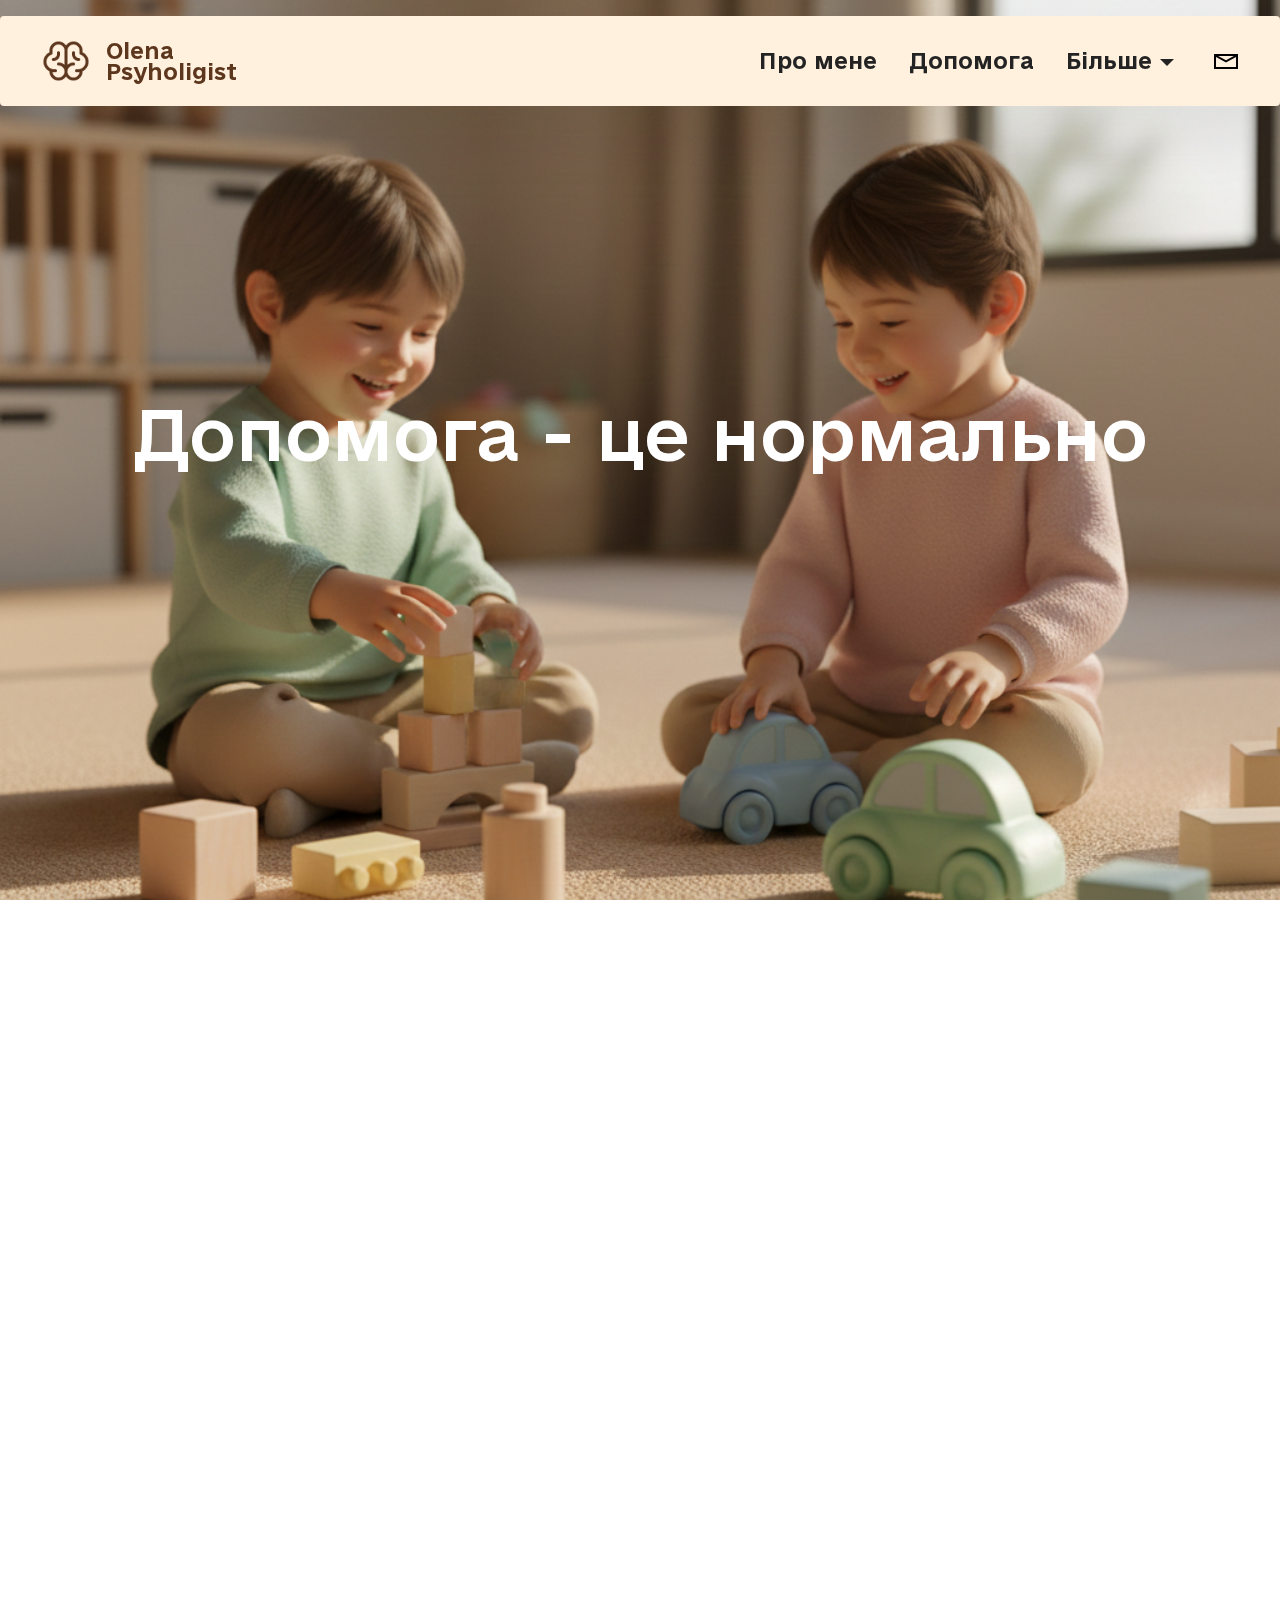
<file: help.html>
<!DOCTYPE html>
<html  >
<head>
  <!-- Site made with Mobirise Website Builder v6.1.12, https://mobirise.com -->
  <meta charset="UTF-8">
  <meta http-equiv="X-UA-Compatible" content="IE=edge">
  <meta name="generator" content="Mobirise v6.1.12, mobirise.com">
  <meta name="viewport" content="width=device-width, initial-scale=1, minimum-scale=1">
  <link rel="shortcut icon" href="assets/images/frame2015-82x82.png" type="image/x-icon">
  <meta name="description" content="">
  
  
  <title>Допомога</title>
  <link rel="stylesheet" href="assets/web/assets/mobirise-icons2/mobirise2.css">
  <link rel="stylesheet" href="assets/bootstrap/css/bootstrap.min.css">
  <link rel="stylesheet" href="assets/parallax/jarallax.css">
  <link rel="stylesheet" href="assets/animatecss/animate.css">
  <link rel="stylesheet" href="assets/dropdown/css/style.css">
  <link rel="stylesheet" href="assets/theme/css/style.css">
  <link href="assets/fonts/style.css" rel="stylesheet">
  <link rel="preload" as="style" href="assets/mobirise/css/mbr-additional.css?v=NLj9Pk"><link rel="stylesheet" href="assets/mobirise/css/mbr-additional.css?v=NLj9Pk" type="text/css">

  
  
  
</head>
<body>
  
  <section data-bs-version="5.1" class="menu menu1 cid-vbTCkmnbfW" once="menu" id="menu01-4r">
	

	<nav class="navbar navbar-dropdown navbar-fixed-top navbar-expand-lg">
		<div class="container">
			<div class="navbar-brand">
				<span class="navbar-logo">
					<a href="index.html">
						<img src="assets/images/brain-128x128.png" alt="Mobirise Website Builder" style="height: 3rem;">
					</a>
				</span>
				<span class="navbar-caption-wrap"><a class="navbar-caption text-primary display-4" href="index.html">Olena<br>Psyholigist</a></span>
			</div>
			<button class="navbar-toggler" type="button" data-toggle="collapse" data-bs-toggle="collapse" data-target="#navbarSupportedContent" data-bs-target="#navbarSupportedContent" aria-controls="navbarNavAltMarkup" aria-expanded="false" aria-label="Toggle navigation">
				<div class="hamburger">
					<span></span>
					<span></span>
					<span></span>
					<span></span>
				</div>
			</button>
			<div class="collapse navbar-collapse" id="navbarSupportedContent">
				<ul class="navbar-nav nav-dropdown nav-right" data-app-modern-menu="true"><li class="nav-item">
						<a class="nav-link link text-black text-primary display-4" href="about_me.html">Про мене</a>
					</li>
					<li class="nav-item">
						<a class="nav-link link text-black text-primary display-4" href="help.html" aria-expanded="false">Допомога</a>
					</li>
					<li class="nav-item dropdown">
						<a class="nav-link link text-black dropdown-toggle show display-4" href="https://mobiri.se" data-toggle="dropdown-submenu" data-bs-toggle="dropdown" data-bs-auto-close="outside" aria-expanded="false">Більше</a><div class="dropdown-menu show" aria-labelledby="dropdown-707" data-bs-popper="none"><a class="text-black dropdown-item text-primary display-4" href="for_parents.html">Дітям та батькам</a><a class="text-black dropdown-item text-primary display-4" href="help_for_parents.html">Поради у вихованні</a><a class="text-black dropdown-item text-primary display-4" href="buling.html">Булінг</a><a class="text-black dropdown-item text-primary display-4" href="mental_health.html">Ментальне здоров'я</a><a class="text-black dropdown-item text-primary display-4" href="first_help.html">Перша психологічна допомога</a></div>
					</li></ul>
				<div class="icons-menu">
					<a class="iconfont-wrapper" href="mailto:lenakononcuk1@gmail.com">
						<span class="p-2 mbr-iconfont mobi-mbri-letter mobi-mbri"></span>
					</a>
					
					
					
				</div>
				
			</div>
		</div>
	</nav>
</section>

<section data-bs-version="5.1" class="header16 cid-vbN6JFsi63 mbr-fullscreen mbr-parallax-background" id="header17-3t">
  
  
  <div class="container-fluid">
    <div class="row">
      <div class="content-wrap col-12 col-md-12">
        <h1 class="mbr-section-title mbr-fonts-style mbr-white mb-4 display-1">Допомога - це нормально</h1>
        
        
        
      </div>
    </div>
  </div>
</section>

<section data-bs-version="5.1" class="article12 cid-vbN5If7Dq3" id="article12-3r">    
    
    <div class="container">
        <div class="row justify-content-center">
            <div class="col-md-12 col-lg-10">
                <h3 class="mbr-section-title mbr-fonts-style mb-4 mt-0 display-2"><strong>Телефони довіри</strong></h3>
                
                <p class="mbr-text mbr-fonts-style display-7">Перша національна лінія довіри для попередження суїциду <strong>73 33</strong><br>Поліція <strong>102</strong><br><br>Мобільна бригада соціально-психологічної допомоги  <strong>050 14 52 891</strong><br><strong>                                                                                         	096 29 50 515</strong><br><br>Безкоштовна правова допомога  <strong>0 800 40 81 00</strong><br><strong>                                                 	  067 110 36 42<br>                               	                    067 120 91 40<br>                                                   	067 108 50 66
</strong><br>
<br>У випадку домашнього та/або гендерного зумовленого насильства  <strong>116 123</strong><br><strong>                                                                            	                                  0 800 500 335
</strong><br>
<br>Національна «гаряча лінія» для дітей та молоді  <strong>0 800 500 225</strong><br><strong>                                                                            	   116 111
</strong><br><br>Служби медико-психологічної допомоги та профілактики гострих кризових станів <strong>(044) 456 17 02</strong><br><strong>       	(044) 456 17 25
<br></strong>
<br>Національна гаряча лінія з протидії торгівлі людьми та консультування мігрантів <strong>527</strong><br><strong>             	0 800 505 501
</strong><br>
<br>Відділ протидії торгівлі людьми міністерства соціальної політики України<br><strong>(044) 289 55 57
</strong><br>
<br>Департамент боротьби зв злочинами, пов`язаними з торгівлею людьми, національної поліції України <strong>(044) 254 74 30
</strong><br><br>Цілодобова гаряча лінія департаменту консульської служби міністерства законних справ України <strong>+380 44 238 16 57
</strong><br><br>Уповноважений Верховної Ради з прав людини <strong>0 800 50 17 20
<br></strong>
<br>Платформа «Розкажи мені»  https://tellme.com.ua
<br>
<br>Безкоштовної психологічної підтримки онлайн і офлайн  на платформах   СпівДія та Співдія хаб https://airtable.com/shrfgyZ1ko5UYxR9r<br></p>
            </div>
        </div>
    </div>
</section><script src="assets/bootstrap/js/bootstrap.bundle.min.js"></script>  <script src="assets/parallax/jarallax.js"></script>  <script src="assets/smoothscroll/smooth-scroll.js"></script>  <script src="assets/ytplayer/index.js"></script>  <script src="assets/dropdown/js/navbar-dropdown.js"></script>  <script src="assets/theme/js/script.js"></script>  
  
  
  <input name="animation" type="hidden">
  </body>
</html>
</file>
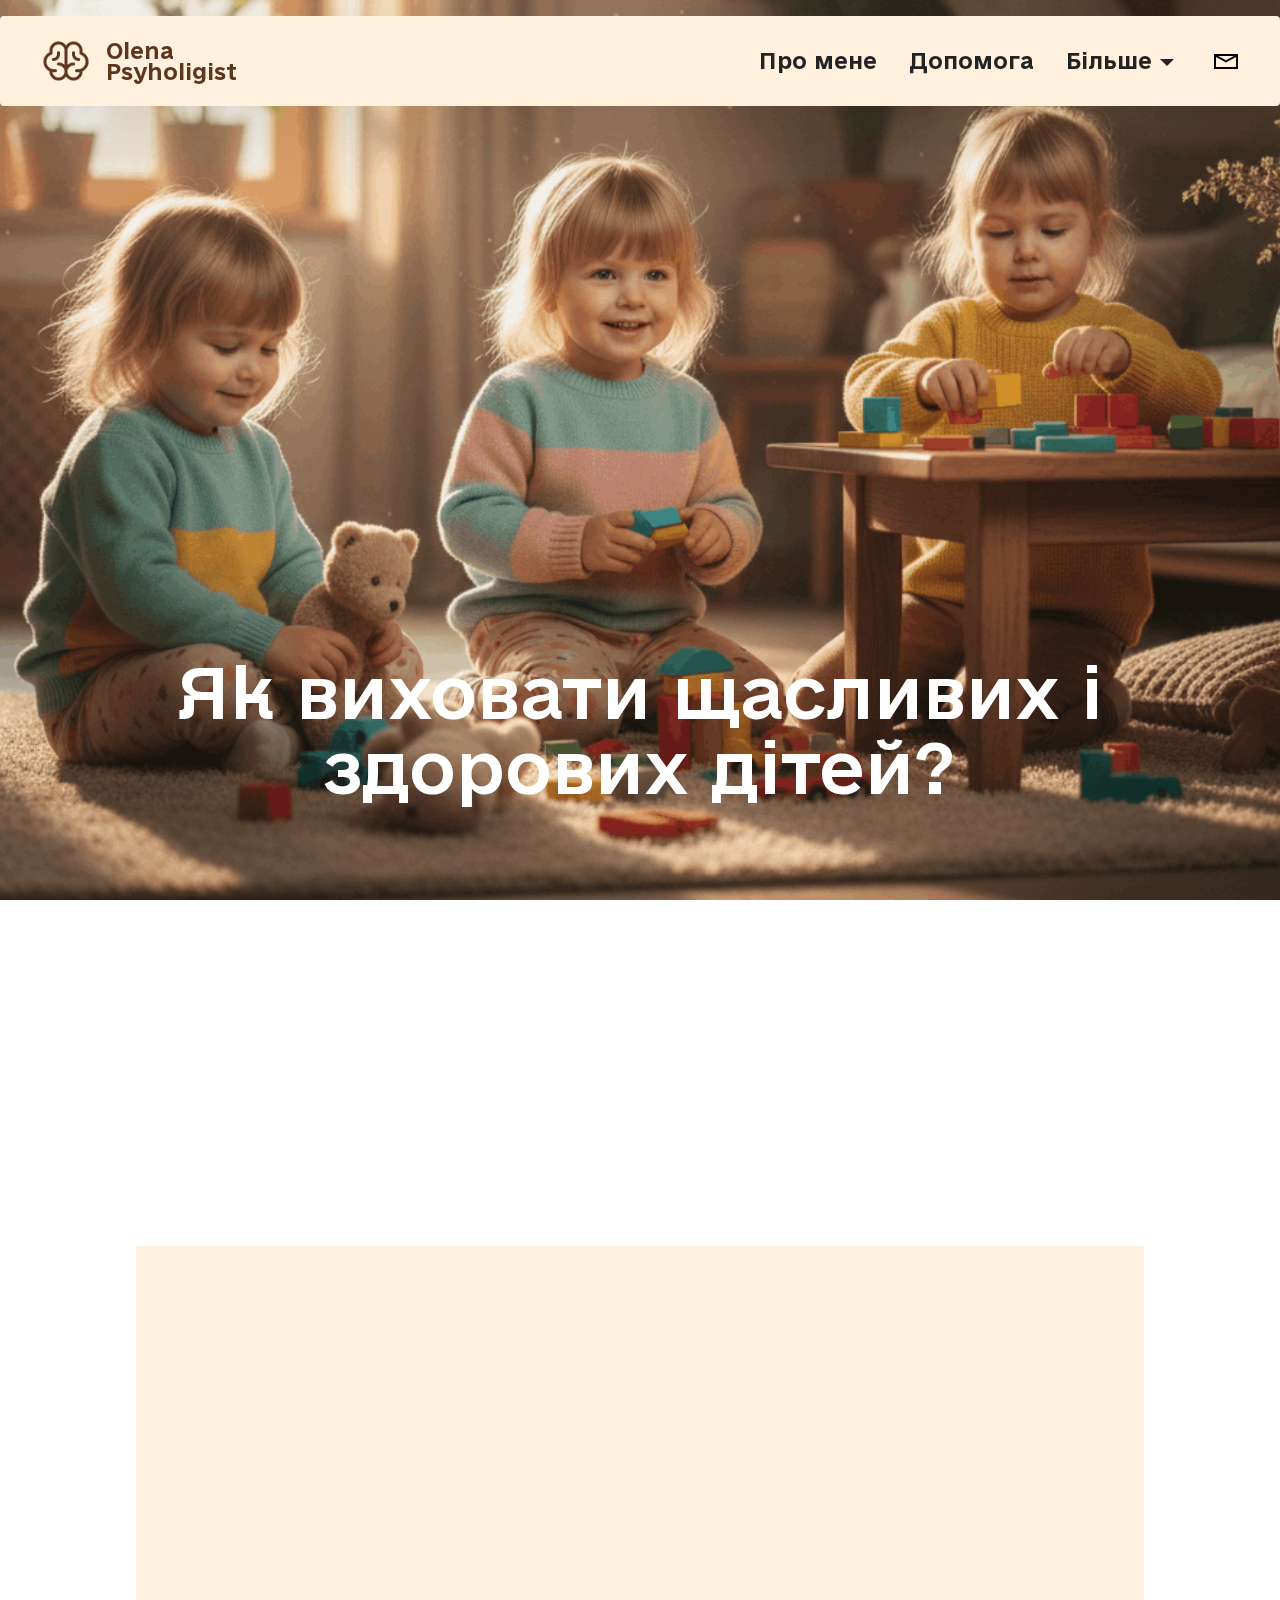
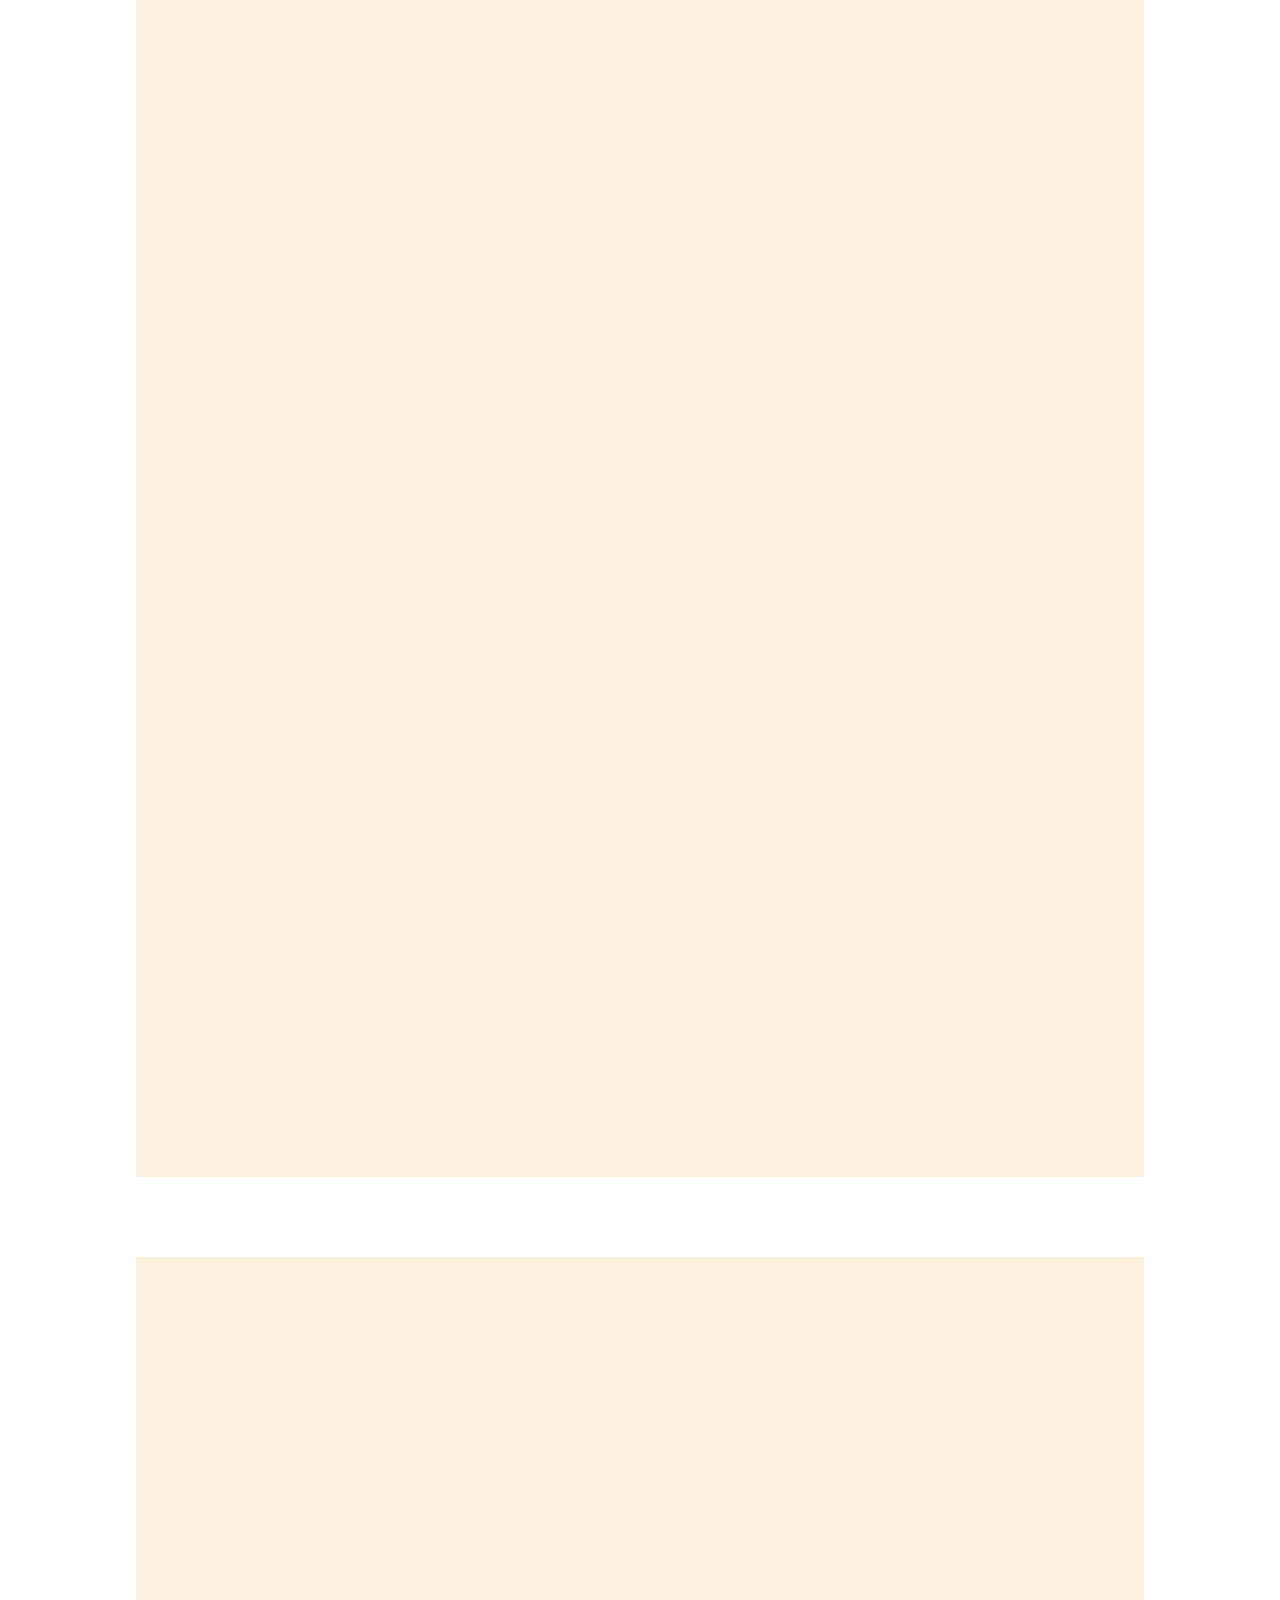
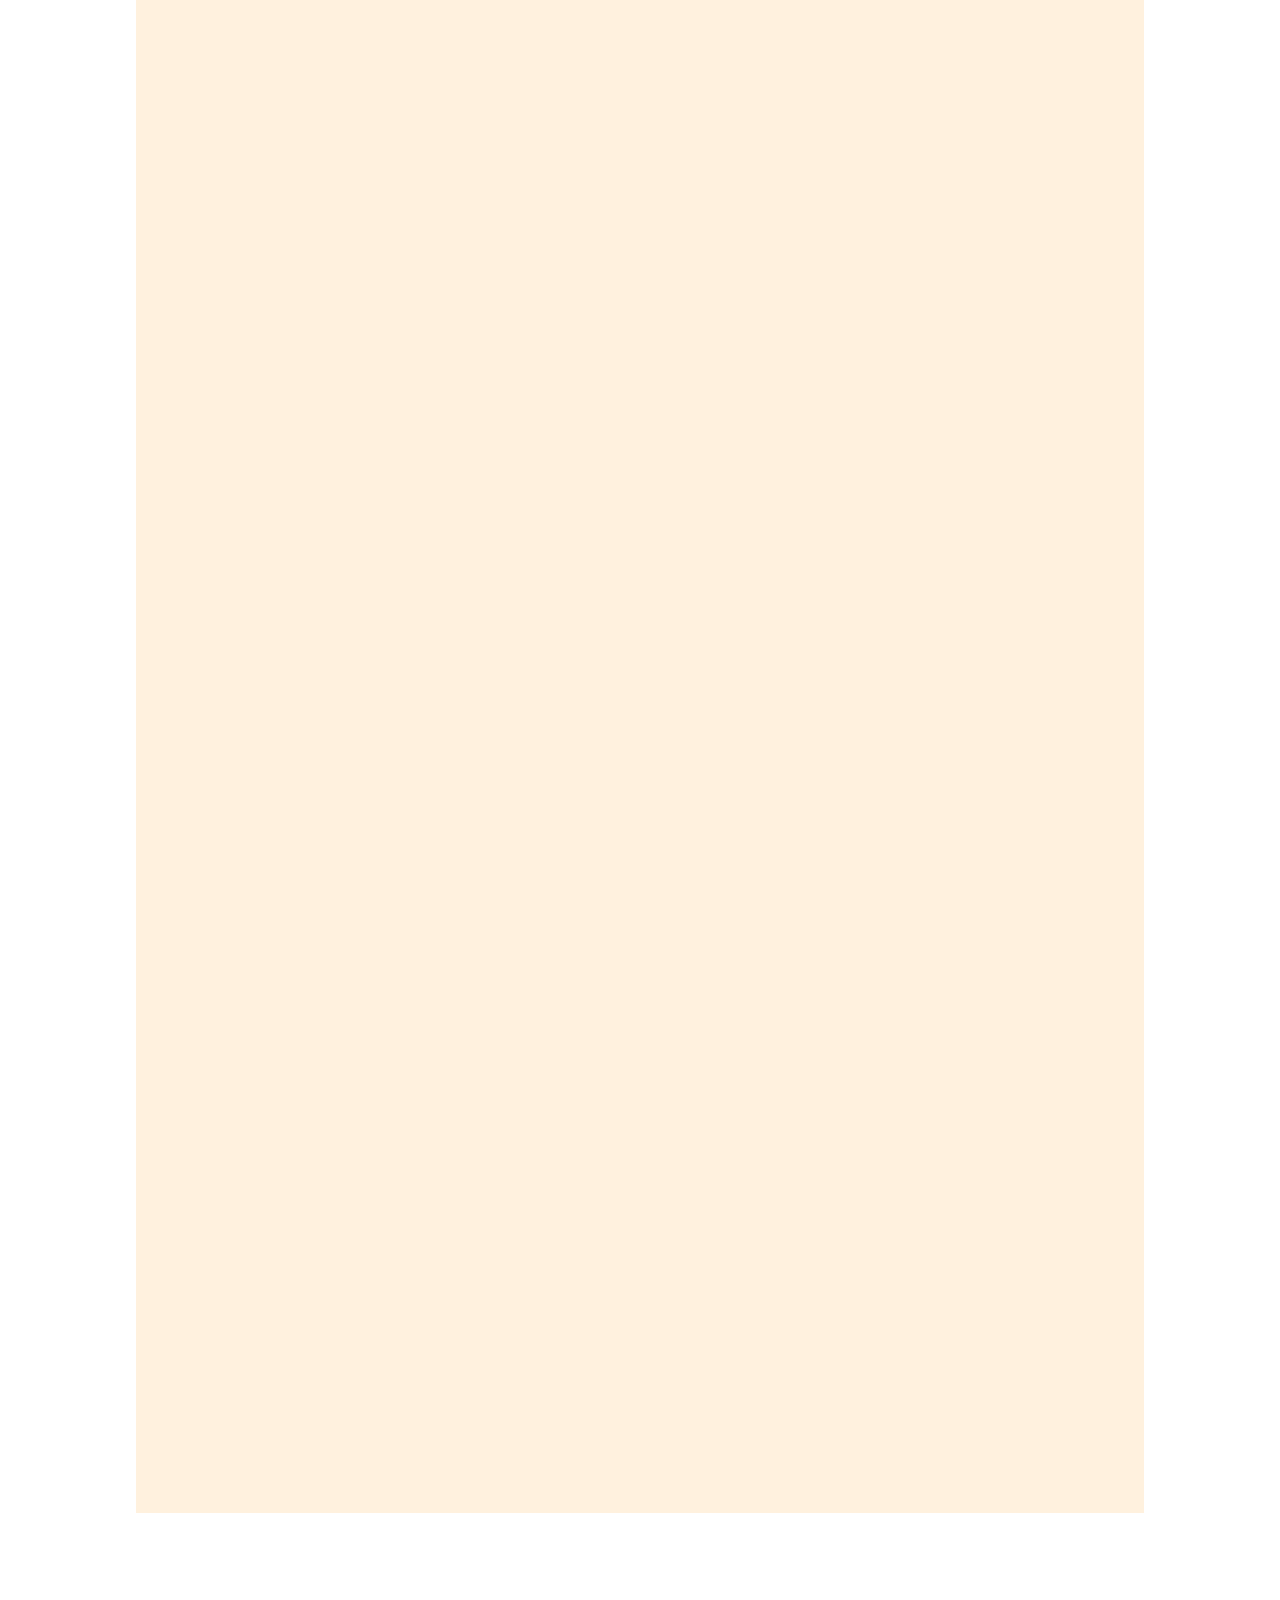
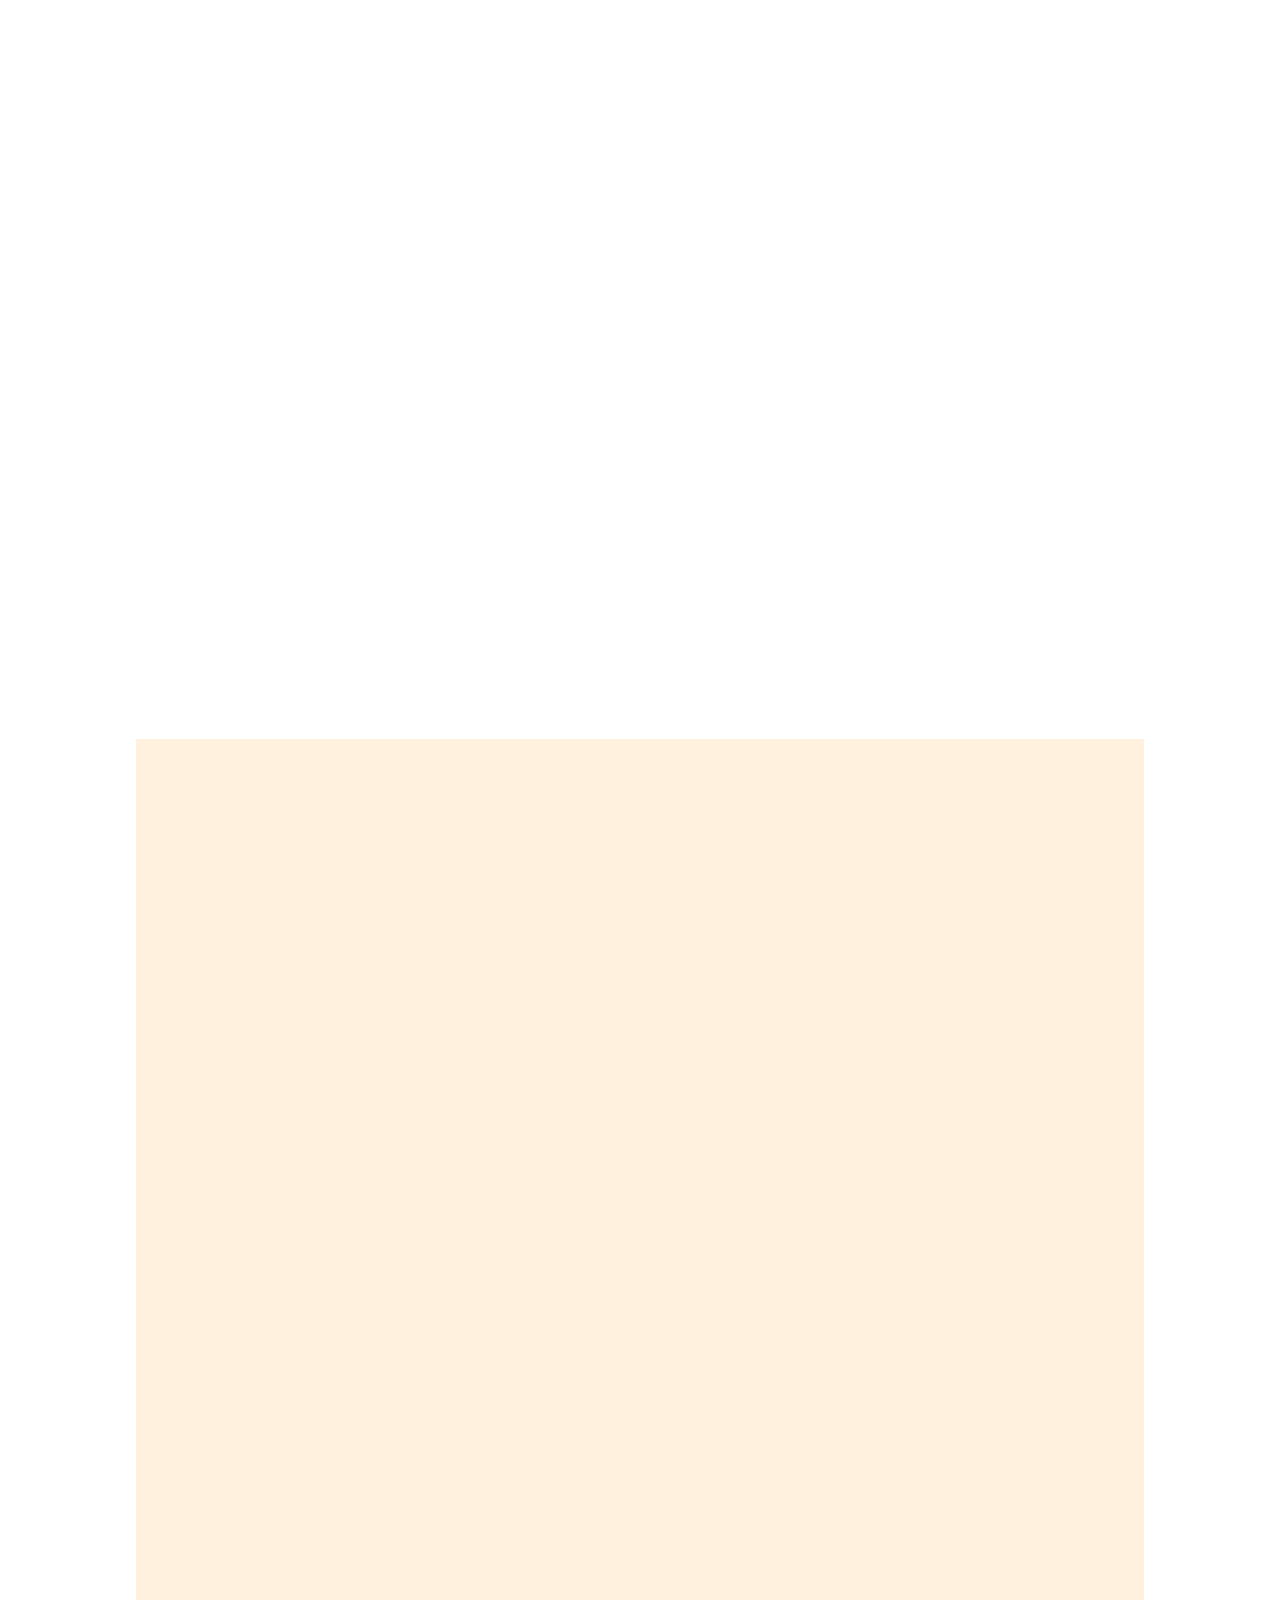
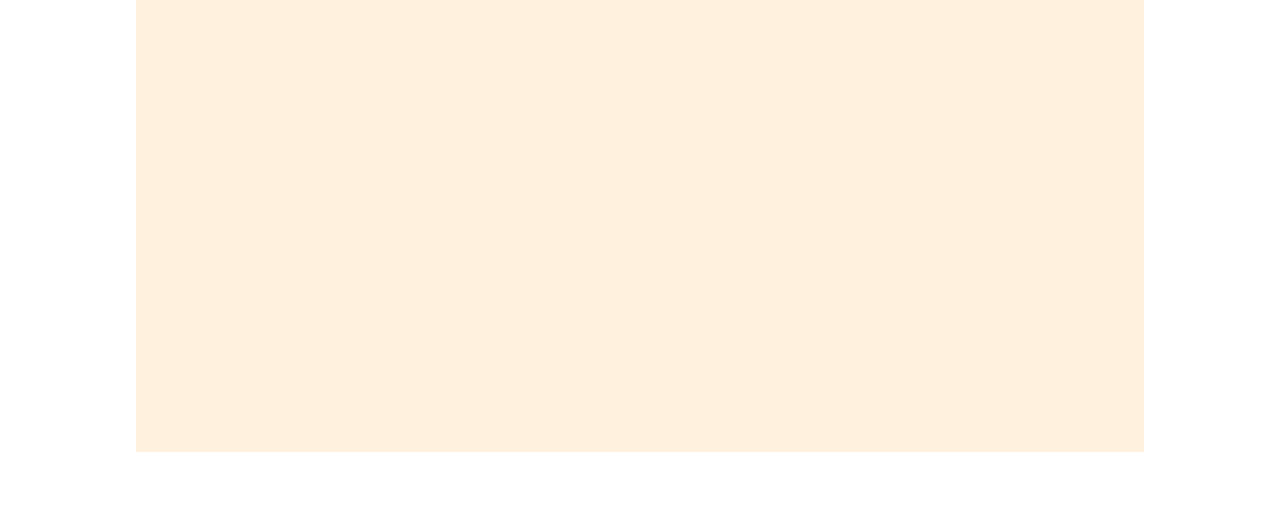
<file: help_for_parents.html>
<!DOCTYPE html>
<html  >
<head>
  <!-- Site made with Mobirise Website Builder v6.1.12, https://mobirise.com -->
  <meta charset="UTF-8">
  <meta http-equiv="X-UA-Compatible" content="IE=edge">
  <meta name="generator" content="Mobirise v6.1.12, mobirise.com">
  <meta name="viewport" content="width=device-width, initial-scale=1, minimum-scale=1">
  <link rel="shortcut icon" href="assets/images/frame2015-82x82.png" type="image/x-icon">
  <meta name="description" content="">
  
  
  <title>Поради у вихованні</title>
  <link rel="stylesheet" href="assets/web/assets/mobirise-icons2/mobirise2.css">
  <link rel="stylesheet" href="assets/bootstrap/css/bootstrap.min.css">
  <link rel="stylesheet" href="assets/parallax/jarallax.css">
  <link rel="stylesheet" href="assets/animatecss/animate.css">
  <link rel="stylesheet" href="assets/dropdown/css/style.css">
  <link rel="stylesheet" href="assets/theme/css/style.css">
  <link href="assets/fonts/style.css" rel="stylesheet">
  <link rel="preload" as="style" href="assets/mobirise/css/mbr-additional.css?v=52usUT"><link rel="stylesheet" href="assets/mobirise/css/mbr-additional.css?v=52usUT" type="text/css">

  
  
  
</head>
<body>
  
  <section data-bs-version="5.1" class="menu menu1 cid-vbTCkmnbfW" once="menu" id="menu01-4r">
	

	<nav class="navbar navbar-dropdown navbar-fixed-top navbar-expand-lg">
		<div class="container">
			<div class="navbar-brand">
				<span class="navbar-logo">
					<a href="index.html">
						<img src="assets/images/brain-128x128.png" alt="Mobirise Website Builder" style="height: 3rem;">
					</a>
				</span>
				<span class="navbar-caption-wrap"><a class="navbar-caption text-primary display-4" href="index.html">Olena<br>Psyholigist</a></span>
			</div>
			<button class="navbar-toggler" type="button" data-toggle="collapse" data-bs-toggle="collapse" data-target="#navbarSupportedContent" data-bs-target="#navbarSupportedContent" aria-controls="navbarNavAltMarkup" aria-expanded="false" aria-label="Toggle navigation">
				<div class="hamburger">
					<span></span>
					<span></span>
					<span></span>
					<span></span>
				</div>
			</button>
			<div class="collapse navbar-collapse" id="navbarSupportedContent">
				<ul class="navbar-nav nav-dropdown nav-right" data-app-modern-menu="true"><li class="nav-item">
						<a class="nav-link link text-black text-primary display-4" href="about_me.html">Про мене</a>
					</li>
					<li class="nav-item">
						<a class="nav-link link text-black text-primary display-4" href="help.html" aria-expanded="false">Допомога</a>
					</li>
					<li class="nav-item dropdown">
						<a class="nav-link link text-black dropdown-toggle show display-4" href="https://mobiri.se" data-toggle="dropdown-submenu" data-bs-toggle="dropdown" data-bs-auto-close="outside" aria-expanded="false">Більше</a><div class="dropdown-menu show" aria-labelledby="dropdown-707" data-bs-popper="none"><a class="text-black dropdown-item text-primary display-4" href="for_parents.html">Дітям та батькам</a><a class="text-black dropdown-item text-primary display-4" href="help_for_parents.html">Поради у вихованні</a><a class="text-black dropdown-item text-primary display-4" href="buling.html">Булінг</a><a class="text-black dropdown-item text-primary display-4" href="mental_health.html">Ментальне здоров'я</a><a class="text-black dropdown-item text-primary display-4" href="first_help.html">Перша психологічна допомога</a></div>
					</li></ul>
				<div class="icons-menu">
					<a class="iconfont-wrapper" href="mailto:lenakononcuk1@gmail.com">
						<span class="p-2 mbr-iconfont mobi-mbri-letter mobi-mbri"></span>
					</a>
					
					
					
				</div>
				
			</div>
		</div>
	</nav>
</section>

<section data-bs-version="5.1" class="header16 cid-vbSidR87KX mbr-fullscreen mbr-parallax-background" id="header17-3y">
  
  
  <div class="container-fluid">
    <div class="row">
      <div class="content-wrap col-12 col-md-12">
        <h1 class="mbr-section-title mbr-fonts-style mbr-white mb-4 display-1">Як виховати щасливих і здорових дітей?</h1>
        
        
        
      </div>
    </div>
  </div>
</section>

<section data-bs-version="5.1" class="article12 cid-vbSiVNpT6t" id="article12-41">    
    
    <div class="container">
        <div class="row justify-content-center">
            <div class="col-md-12 col-lg-10">
                
                
                <p class="mbr-text mbr-fonts-style display-7">Оволодіння одними з виховних порад, які тут наводяться, може потребувати чималих зусиль, оволодіння іншими – прийти природним чином. Деякі з цих навичок стануть для вас проблемою, але при цьому легко підкоряться вашому чоловіку, й навпаки. Проте позитивний момент полягає в тому, що у процесі їх набуття ви усвідомите, що по-справжньому важливо для дитини, а що є другорядним. І, нарешті, після того як ви оволодієте цими десятьма базовими навичками, ви припините турбуватися про несуттєве, станете прекрасними батьками, будете радіти за своїх дітей.</p>
            </div>
        </div>
    </div>
</section>

<section data-bs-version="5.1" class="article8 cid-vbSiKNf578" id="article08-3z">
  

  
  
  <div class="container">
    <div class="row justify-content-center">
      <div class="card col-md-12 col-lg-10">
        <div class="card-wrapper">
          <div class="image-wrapper d-flex justify-content-center mb-4">
            <img src="assets/images/gemini-generated-image-mrn0q6mrn0q6mrn0-1-1024x1024.png" alt="Mobirise Website Builder">
          </div>
          <div class="card-content-text">
            
          <div class="row card-box align-left">
            <div class="item features-without-image col-12">
              <div class="item-wrapper">
                <h4 class="mbr-section-subtitle mbr-fonts-style mb-3 display-5"><strong>Зробіть світ дитини цілісним</strong></h4>
                <p class="mbr-text mbr-fonts-style display-7">Майже ніщо в житті не є важливішим за формування у дітей віри в себе та впевненості у власних силах. Саме ці якості допомагають їм опановувати й інші необхідні вміння.
<br>Впевненість у собі значною мірою ґрунтується на відчутті безпеки й стабільності навколишнього світу. Коли людина сприймає свій світ як цілісний і передбачуваний (у правильному розумінні цього), їй значно легше знайти в ньому своє місце. Тому батькам важливо зробити все можливе, щоб ключові складові світу дитини були надійними, зрозумілими та послідовними.<br>
<br>Водночас необхідно підтримувати позитивну самооцінку дитини. Частіше підкреслюйте її добрі риси замість критики, нагадуйте, що вміння гідно приймати поразку важливіше, ніж завжди бути найшвидшим чи найспритнішим. Переконуйте її, що вона здатна досягти більшого, ніж сама очікує від себе, і що ви щиро вірите в її можливості.&nbsp;<br></p>
              </div>
            </div>
            <div class="item features-without-image col-12">
              <div class="item-wrapper">
                <h4 class="mbr-section-subtitle mbr-fonts-style display-5"><strong>Демонструйте дітям чарівництво</strong></h4>
                <p class="mbr-text mbr-fonts-style display-7">Важко зрозуміти, чому багато батьків охоче підтримують віру дітей у Діда Мороза (інколи через обставини або страх осуду з боку інших батьків у школі), але водночас майже не показують їм інших проявів чарівності.
<br>Проте диво є невід’ємною складовою дитинства — воно дарує перепочинок від виснажливої реальності, тягаря відповідальності та обмежень дорослого світу. До повноліття ми маємо виховати дітей, поступово ознайомлюючи їх із реальністю, обов’язками та відповідальністю. Але водночас нам варто всіма можливими способами якнайдовше зберігати в їхньому житті відчуття дива.&nbsp;<br></p>
              </div>
            </div>
            <div class="item features-without-image col-12">
              <div class="item-wrapper">
                <h4 class="mbr-section-subtitle mbr-fonts-style display-5"><strong>Надайте дітям особистий простір</strong></h4>
                <p class="mbr-text mbr-fonts-style display-7">Перша й найважливіша умова для того, щоб діти могли відчувати магію, — це «чисте полотно». Вони й самі вміють творити дива — їм лише потрібно, щоб дорослі не заважали їхній уяві. Малюки легко вірять у найрізноманітніші чудеса: підлога в кімнаті стає полем битви, ванна — олімпійським басейном, а звичайний конструктор — справжнім космічним кораблем.
<br>
<br>Крім того, діти ще не обтяжені передбачливістю та далекоглядністю, які іноді псують дорослим радість життя. Дорослий може лежати на пляжі, насолоджуючись хвилями, але водночас думати про те, як доведеться довго вимивати пісок із волосся. Діти ж можуть щасливо вимазатися в багнюці чи фарбі, не замислюючись, скільки зусиль знадобиться, щоб їх відмити. Вони безтурботно радіють і веселяться — принаймні доти, доки ми мовчимо й не руйнуємо їхнє задоволення похмурими розмовами про прання.&nbsp;<br></p>
              </div>
            </div>

            
          </div>
          </div>
        </div>
      </div>
    </div>
  </div>
</section>

<section data-bs-version="5.1" class="article9 cid-vbSiLh1och" id="article09-40">
  

  
  
  <div class="container">
    <div class="row justify-content-center">
      <div class="card col-md-12 col-lg-10">
        <div class="card-wrapper">
          <div class="card-content-text">
            
          <div class="row card-box align-left">
            <div class="item features-without-image col-12">
              <div class="item-wrapper">
                <h4 class="mbr-section-subtitle mbr-fonts-style mb-3 display-5"><strong>Навчіть дітей відрізняти добре від поганого</strong></h4>
                <p class="mbr-text mbr-fonts-style display-7">Усі ми помиляємося — це природно і нормально для людини. Проблема в тому, що нам часто складно визнавати власні помилки перед дітьми. Проте саме цього їх потрібно навчити: вміти помічати свої промахи й чесно їх визнавати. Важливо, щоб діти розуміли не лише те, що помилятися зазвичай нормально, а й уміли відрізняти правильний вибір від неправильного та за потреби діяти морально правильно.
<br>
<br>Ми всі хочемо, щоб діти замислювалися над своїми вчинками. Як батькам, вам варто зробити все можливе, щоб у них не виникали думки на кшталт: «Якщо я вкраду цю шоколадку, ніхто не помітить» або «Я знаю, що мій друг у біді, але я зайнятий — нехай допоможе хтось інший». У вас є вісімнадцять років, щоб прищепити їм базові людські цінності. І коли діти почнуть самостійно осмислювати себе та свої вчинки, вони спиратимуться саме на той фундамент, який заклали їм ви.&nbsp;<br>
                </p>
              </div>
            </div>
            <div class="item features-without-image col-12">
              <div class="item-wrapper">
                <h4 class="mbr-section-subtitle mbr-fonts-style mb-3 display-5"><strong>Навчайте дітей думати</strong></h4>
                <p class="mbr-text mbr-fonts-style display-7">Мислення — це не лише вміння оперувати логікою та робити логічні висновки, хоча ця складова дуже важлива. Воно також включає здатність формулювати власні ідеї, висловлювати думки й самостійно ухвалювати рішення. Досвідчені шкільні вчителі можуть суттєво допомогти в розвитку цієї навички, однак головна відповідальність усе ж покладається на батьків. Тож якщо до вісімнадцяти років дитина не навчилася ефективно мислити, насамперед варто замислитися над власною роллю в цьому процесі.&nbsp;<br>
                </p>
              </div>
            </div>
            <div class="item features-without-image col-12">
              <div class="item-wrapper">
                <h4 class="mbr-section-subtitle mbr-fonts-style mb-3 display-5"><strong>Нехай діти ведуть вас за собою</strong></h4>
                <p class="mbr-text mbr-fonts-style display-7">Батькам легко сприймати себе як лідерів сім’ї (не враховуючи кумедних суперечок про те, хто головніший — мама чи тато). Ви старші, берете на себе відповідальність за родину, і діти зазвичай виконують ваші вказівки. У певному сенсі це справедливо: іноді дійсно потрібен підхід «роби, як сказано — без обговорень і негайно».
<br>
<br>Однак у родині ви також керівник особливої команди з важливою метою — максимально розкрити потенціал кожного її учасника. І шляхи досягнення цієї мети різняться залежно від унікальних рис кожної дитини. Незалежно від того, одна у вас дитина чи кілька, мудрий лідер дослухається до своєї команди й підлаштовує завдання під індивідуальні потреби та можливості всіх її членів.
<br>
<br>Це не означає відсутності контролю чи дисципліни й не передбачає браку поваги: кожен у команді має долучатися й нести свою частку відповідальності. Йдеться лише про підхід, який допомагає дітям досягати кращих результатів і повніше розкриватися, не намагаючись докорінно змінити їхню індивідуальність, природні сильні та слабкі сторони. Саме такий командний стиль упевнено можна застосовувати у власній родині.&nbsp;<br>
                </p>
              </div>
            </div>
          </div>
          </div>
          <div class="image-wrapper d-flex justify-content-center mt-3">
            <img src="assets/images/gemini-generated-image-hyi0fdhyi0fdhyi0-1-1024x1024.png" alt="Mobirise Website Builder">
          </div>
        </div>
      </div>
    </div>
  </div>
</section>

<section data-bs-version="5.1" class="image2 cid-vbTe1C6B7P" id="image2-44">
    

    
    

    <div class="container">
        <div class="row align-items-center">
            <div class="col-12 col-lg-4">
                <div class="image-wrapper">
                    <img src="assets/images/gemini-generated-image-g4yppmg4yppmg4yp201-815x815.png" alt="Mobirise Website Builder">
                    
                </div>
            </div>
            <div class="col-12 col-lg">
                <div class="text-wrapper">
                    <h3 class="mbr-section-title mbr-fonts-style mb-3 display-5"><strong>Забудьте про корисний час</strong></h3>
                    <p class="mbr-text mbr-fonts-style display-7">Часто в родинах діти народжуються з невеликою різницею у віці — два-три роки. І коли з’являється молодша дитина, мама змушена приділяти їй більшість свого часу. Водночас потрібно піклуватися і про старшу: читати їй, бігати за нею квартирою, годувати, купати, піднімати після падінь, саджати на велосипед, гратися тощо. І все це зазвичай відбувається паралельно з грудним вигодовуванням молодшої дитини. Іноді на допомогу приходять чоловік, родичі або няня.
<br>
<br>За таких умов мама вже не може проводити зі старшою дитиною стільки часу, як раніше. Навіть якщо намагатися компенсувати це, приділяючи увагу, коли молодша спить, повноцінного спілкування це не замінює. Можна годину активно гратися, ліпити з пластиліну чи будувати з кубиків, але дитина все одно може відчувати певну напруженість і неприродність у взаємодії з мамою.
<br>
<br>У такій ситуації краще відмовитися від «спеціально запланованих» занять і просто проводити час разом у звичайних повсякденних справах: купати дитину, годувати, вкладати спати. Саме під час таких буденних моментів контакт часто налагоджується легше. Дитина отримує повноцінне спілкування, почувається спокійніше й виглядає щасливішою. Іншими словами, варто менше зосереджуватися на «корисному» дозвіллі й більше — на живому спільному часі тут і тепер.&nbsp;<br></p>
                </div>
            </div>
        </div>
    </div>
</section>

<section data-bs-version="5.1" class="article07 cid-vbTfesTt3P" id="article07-46">
  

  
  
  <div class="container">
    <div class="row justify-content-center">
      <div class="card col-md-12 col-lg-10">
        <div class="card-wrapper">
          
          <div class="row card-box align-left">
            <div class="item features-without-image col-12">
              <div class="item-wrapper">
                <h4 class="mbr-section-subtitle mbr-fonts-style mb-3 display-5"><strong>Цінуйте важливість проміжних результатів так, як і всієї задачі в цілому</strong></h4>
                <p class="mbr-text mbr-fonts-style display-7">Вас може щиро дратувати, що шестирічна донька досі невпевнено користується ножем і виделкою або що дванадцятирічний син не здатен самостійно зібрати шкільний рюкзак, нічого не забувши. Інколи хочеться зірватися й насварити дітей за безлад, який вони залишають після себе, за невміння передбачати наслідки чи спокійно спілкуватися з дорослими, не замикаючись у собі.
<br>
<br>Та найважливіше пам’ятати — у вас є ще багато років, щоб підготувати їх до дорослого життя. Коли з’являється розчарування, варто зробити крок назад і оцінити, як далеко ви вже просунулися (зрештою, шестирічну доньку ви вже не годуєте з ложечки) і скільки ще попереду (наприклад, навчити її впевнено користуватися столовим ножем).
<br>
<br>Важливо обрати правильний темп — і для себе, і для дитини. Не потрібно форсувати події й надмірно тиснути, вимагаючи повної самостійності у шість–сім років. Але й не варто випускати дитину у великий світ, не навчивши базових побутових навичок — користуватися пральною машиною чи поводитися за столом охайно й гідно. Тож найкраща стратегія — зосереджуватися на найближчих кроках, водночас тримаючи в полі зору кінцеву мету.&nbsp;<br></p>
              </div>
            </div>
            <div class="item features-without-image col-12">
              <div class="item-wrapper">
                <h4 class="mbr-section-subtitle mbr-fonts-style mb-3 display-5"><strong>Вивчайте з дітьми значення та цінність грошей</strong></h4>
                <p class="mbr-text mbr-fonts-style display-7">Коли діти виростуть і залишать батьківський дім, ви навряд чи захочете, щоб вони потрапляли в борги, бездумно витрачали гроші або марнували їх там, де можна заощадити й відкласти на справді важливі речі. Вам важливо, щоб вони також уміли співчувати тим, хто має менше — чи то другові з нижчим доходом, чи дитині в іншій частині світу, яка потерпає від голоду. Саме тому вже сьогодні варто навчати дітей розуміти справжню цінність грошей і їхню роль у житті.&nbsp;<br></p>
              </div>
            </div>
            <div class="item features-without-image col-12">
              <div class="item-wrapper">
                <h4 class="mbr-section-subtitle mbr-fonts-style mb-3 display-5"><strong>Зміцнюйте сімейні узи</strong></h4>
                <p class="mbr-text mbr-fonts-style display-7">Якщо в родині більше однієї дитини, ваше головне завдання — сприяти формуванню міцного, довічного зв’язку між ними. Якими б чудовими не були друзі, родина завжди залишається ціннішою. У складні моменти — розлучення, велика втрата чи горе — людина потребує підтримки саме від близьких. У щасливі моменти ми хочемо розділити радість із сім’єю, і заради рідних готові кинути все та вирушити навіть на інший кінець світу. Сім’я — безцінна.&nbsp;<br></p>
              </div>
            </div>
            <div class="item features-without-image col-12">
              <div class="item-wrapper">
                <h4 class="mbr-section-subtitle mbr-fonts-style mb-3 display-5"><strong>Доведіть, що їсти корисні продукти можна з радістю</strong></h4>
                <p class="mbr-text mbr-fonts-style display-7">Якщо ви відчуваєте, що ще багато потрібно зробити для формування здорового способу життя дітей, розділіть це на кілька етапів. Встановіть конкретні терміни, наприклад: організувати більш здорове харчування дитини до травня або прищепити звичку проводити більше часу на свіжому повітрі до кінця літа. Не ставте перед собою нереалістичних завдань — дотримуйтеся чіткого плану і реалізовуйте його разом усією родиною.&nbsp;<br></p>
              </div>
            </div>
          </div>
          
        </div>
      </div>
    </div>
  </div>
</section><script src="assets/bootstrap/js/bootstrap.bundle.min.js"></script>  <script src="assets/parallax/jarallax.js"></script>  <script src="assets/smoothscroll/smooth-scroll.js"></script>  <script src="assets/ytplayer/index.js"></script>  <script src="assets/dropdown/js/navbar-dropdown.js"></script>  <script src="assets/theme/js/script.js"></script>  
  
  
  <input name="animation" type="hidden">
  </body>
</html>
</file>
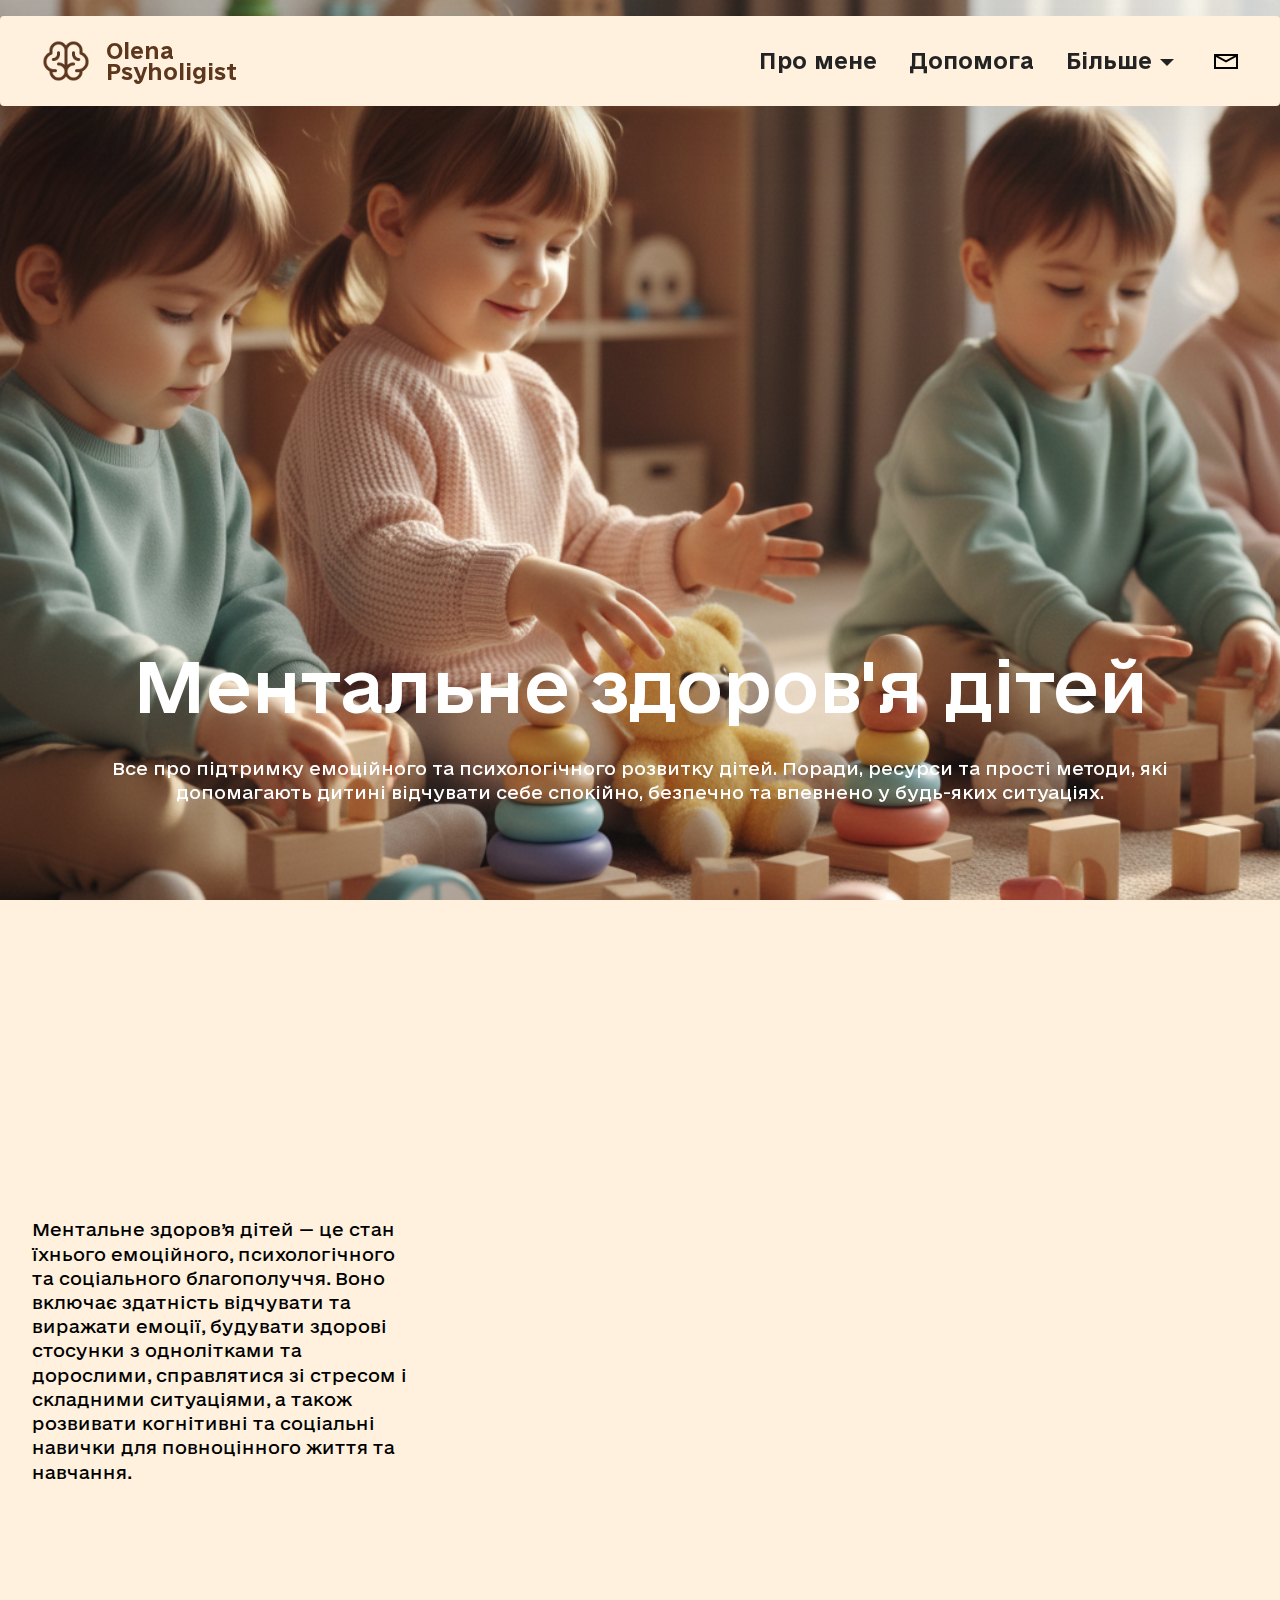
<file: mental_health.html>
<!DOCTYPE html>
<html  >
<head>
  <!-- Site made with Mobirise Website Builder v6.1.12, https://mobirise.com -->
  <meta charset="UTF-8">
  <meta http-equiv="X-UA-Compatible" content="IE=edge">
  <meta name="generator" content="Mobirise v6.1.12, mobirise.com">
  <meta name="viewport" content="width=device-width, initial-scale=1, minimum-scale=1">
  <link rel="shortcut icon" href="assets/images/frame2015-82x82.png" type="image/x-icon">
  <meta name="description" content="">
  
  
  <title>Ментальне здоров'я</title>
  <link rel="stylesheet" href="assets/web/assets/mobirise-icons2/mobirise2.css">
  <link rel="stylesheet" href="assets/bootstrap/css/bootstrap.min.css">
  <link rel="stylesheet" href="assets/parallax/jarallax.css">
  <link rel="stylesheet" href="assets/animatecss/animate.css">
  <link rel="stylesheet" href="assets/dropdown/css/style.css">
  <link rel="stylesheet" href="assets/theme/css/style.css">
  <link href="assets/fonts/style.css" rel="stylesheet">
  <link rel="preload" as="style" href="assets/mobirise/css/mbr-additional.css?v=B7ftl8"><link rel="stylesheet" href="assets/mobirise/css/mbr-additional.css?v=B7ftl8" type="text/css">

  
  
  
</head>
<body>
  
  <section data-bs-version="5.1" class="menu menu1 cid-vbTCkmnbfW" once="menu" id="menu01-4r">
	

	<nav class="navbar navbar-dropdown navbar-fixed-top navbar-expand-lg">
		<div class="container">
			<div class="navbar-brand">
				<span class="navbar-logo">
					<a href="index.html">
						<img src="assets/images/brain-128x128.png" alt="Mobirise Website Builder" style="height: 3rem;">
					</a>
				</span>
				<span class="navbar-caption-wrap"><a class="navbar-caption text-primary display-4" href="index.html">Olena<br>Psyholigist</a></span>
			</div>
			<button class="navbar-toggler" type="button" data-toggle="collapse" data-bs-toggle="collapse" data-target="#navbarSupportedContent" data-bs-target="#navbarSupportedContent" aria-controls="navbarNavAltMarkup" aria-expanded="false" aria-label="Toggle navigation">
				<div class="hamburger">
					<span></span>
					<span></span>
					<span></span>
					<span></span>
				</div>
			</button>
			<div class="collapse navbar-collapse" id="navbarSupportedContent">
				<ul class="navbar-nav nav-dropdown nav-right" data-app-modern-menu="true"><li class="nav-item">
						<a class="nav-link link text-black text-primary display-4" href="about_me.html">Про мене</a>
					</li>
					<li class="nav-item">
						<a class="nav-link link text-black text-primary display-4" href="help.html" aria-expanded="false">Допомога</a>
					</li>
					<li class="nav-item dropdown">
						<a class="nav-link link text-black dropdown-toggle show display-4" href="https://mobiri.se" data-toggle="dropdown-submenu" data-bs-toggle="dropdown" data-bs-auto-close="outside" aria-expanded="false">Більше</a><div class="dropdown-menu show" aria-labelledby="dropdown-707" data-bs-popper="none"><a class="text-black dropdown-item text-primary display-4" href="for_parents.html">Дітям та батькам</a><a class="text-black dropdown-item text-primary display-4" href="help_for_parents.html">Поради у вихованні</a><a class="text-black dropdown-item text-primary display-4" href="buling.html">Булінг</a><a class="text-black dropdown-item text-primary display-4" href="mental_health.html">Ментальне здоров'я</a><a class="text-black dropdown-item text-primary display-4" href="first_help.html">Перша психологічна допомога</a></div>
					</li></ul>
				<div class="icons-menu">
					<a class="iconfont-wrapper" href="mailto:lenakononcuk1@gmail.com">
						<span class="p-2 mbr-iconfont mobi-mbri-letter mobi-mbri"></span>
					</a>
					
					
					
				</div>
				
			</div>
		</div>
	</nav>
</section>

<section data-bs-version="5.1" class="header16 cid-vbMZlfPea2 mbr-fullscreen mbr-parallax-background" id="header17-3l">
  
  
  <div class="container-fluid">
    <div class="row">
      <div class="content-wrap col-12 col-md-12">
        <h1 class="mbr-section-title mbr-fonts-style mbr-white mb-4 display-1">Ментальне здоров'я дітей</h1>
        
        <p class="mbr-fonts-style mbr-text mbr-white mb-4 display-7">Все про підтримку емоційного та психологічного розвитку дітей. Поради, ресурси та прості методи, які допомагають дитині відчувати себе спокійно, безпечно та впевнено у будь-яких ситуаціях.</p>
        
      </div>
    </div>
  </div>
</section>

<section data-bs-version="5.1" class="features037 cid-vbN1HeUd7Y" id="features037-3o">
	
	
	
	<div class="container">
		<div class="row justify-content-center">
			<div class="col-lg-4">
				<div class="col-12 col-md-12">
					<h5 class="mbr-section-title mbr-fonts-style mt-0 mb-4 display-2"><strong>Що таке ментальне здоров'я?</strong></h5>
					<h6 class="mbr-section-subtitle mbr-fonts-style mt-0 mb-4 display-7">Ментальне здоров’я дітей — це стан їхнього емоційного, психологічного та соціального благополуччя. Воно включає здатність відчувати та виражати емоції, будувати здорові стосунки з однолітками та дорослими, справлятися зі стресом і складними ситуаціями, а також розвивати когнітивні та соціальні навички для повноцінного життя та навчання.&nbsp;</h6>
					
				</div>
			</div>

			<div class="col-lg-8 side-features">
				<div class="item features-without-image col-12 col-md-12 col-lg-6 item-mb active">
					<div class="item-wrapper">
						<div class="item-content align-left">
							
							<h5 class="card-title mbr-fonts-style display-4"><strong>В Україні під впливом війни:</strong></h5>
							<p class="card-text mbr-fonts-style display-7">Дослідження 2022–2025 років показує, що частка дітей із симптомами тривоги зросла порівняно з довоєнним рівнем, але у 2025 році знизилася до ~6 %, а частка з депресивними проявами залишилась на підвищеному рівні (~16–17 %).</p>
							
						</div>

					</div>
				</div>
				<div class="item features-without-image col-12 col-md-12 col-lg-6 item-mb">
					<div class="item-wrapper">
						<div class="item-content align-left">
							
							<h5 class="card-title mbr-fonts-style display-4"><strong>Психосоціальний дистрес:&nbsp;</strong></h5>
							<p class="card-text mbr-fonts-style display-7">Організації, що працюють в Україні, повідомляють, що значна частина дітей (приблизно 30–40 %) переживає ознаки психологічного дистресу — від труднощів у концентрації до страхів, дратівливості та порушень сну.</p>
							
						</div>

					</div>
				</div>
				<div class="item features-without-image col-12 col-md-12 col-lg-6 item-mb">
					<div class="item-wrapper">
						<div class="item-content align-left">
							
							<h5 class="card-title mbr-fonts-style display-4"><strong>Рання підтримка важлива:&nbsp;</strong></h5>
							<p class="card-text mbr-fonts-style display-7">Розвиток соціально‑емоційних навичок у дошкільнят (розуміння емоцій, спілкування, саморегуляція) допомагає їм краще справлятися зі стресом, будувати дружні стосунки та впевнено розвиватись.</p>

							
						</div>

					</div>
				</div>
				<div class="item features-without-image col-12 col-md-12 col-lg-6 item-mb">
					<div class="item-wrapper">
						<div class="item-content align-left">
							
							<h5 class="card-title mbr-fonts-style display-4"><strong>Підтримка та профілактика</strong></h5>
							<p class="card-text mbr-fonts-style display-7">Міжнародні програми, наприклад від UNESCO, допомогли понад 160 000 дітей у літніх таборах, де включали психологічну підтримку, ігри для розвитку соціальних навичок та емоційної стабільності.</p>

							
						</div>

					</div>
				</div>

			</div>
		</div>
	</div>
</section>

<section data-bs-version="5.1" class="start article2 cid-vbMWEpQvR8" id="article02-3h">
	

	
	

	<div class="container">
		<div class="row justify-content-center">
			<div class="col-12 col-md-12 col-lg-4 image-wrapper">
				<img class="w-100" src="assets/images/page-1.jpg" alt="Mobirise Website Builder">
			</div>
			<div class="col-12 col-md-12 col-lg">
				<div class="text-wrapper align-left">
					<h1 class="mbr-section-title mbr-fonts-style mb-4 display-2">
						<strong>Поради батькам від UNICEF</strong></h1>
					<p class="mbr-text align-left mbr-fonts-style mb-4 display-7">
					Практичний посібник від UNICEF для батьків із порадами щодо підтримки емоційного та психологічного здоров’я дітей. У ньому знайдете прості вправи, поради щодо спілкування, способи зменшення тривожності та страхів, а також рекомендації, як допомогти дитині відновити відчуття безпеки та впевненості у стресових ситуаціях.</p>
					<div class="mbr-section-btn align-left mt-3"><a class="btn btn-primary display-7" href="assets/files/mental-health.pdf">Завантажити</a></div>
				</div>
			</div>
		</div>
	</div>
</section>

<section data-bs-version="5.1" class="start article2 cid-vbMYaEAMrQ" id="article02-3j">
	

	
	

	<div class="container">
		<div class="row justify-content-center">
			<div class="col-12 col-md-12 col-lg-4 image-wrapper">
				<img class="w-100" src="assets/images/page-2.jpg" alt="Mobirise Website Builder">
			</div>
			<div class="col-12 col-md-12 col-lg">
				<div class="text-wrapper align-left">
					<h1 class="mbr-section-title mbr-fonts-style mb-4 display-2">
						<strong>Поради від МОН</strong></h1>
					<p class="mbr-text align-left mbr-fonts-style mb-4 display-7">
					Практичні поради та прості вправи для створення безпечного, теплого та підтримуючого середовища, яке допомагає дітям розвивати емоційну стійкість і впевненість щодня.</p>
					<div class="mbr-section-btn align-left mt-3"><a class="btn btn-primary display-7" href="assets/files/playand.pdf">Завантажити</a></div>
				</div>
			</div>
		</div>
	</div>
</section><script src="assets/bootstrap/js/bootstrap.bundle.min.js"></script>  <script src="assets/parallax/jarallax.js"></script>  <script src="assets/smoothscroll/smooth-scroll.js"></script>  <script src="assets/ytplayer/index.js"></script>  <script src="assets/dropdown/js/navbar-dropdown.js"></script>  <script src="assets/theme/js/script.js"></script>  
  
  
  <input name="animation" type="hidden">
  </body>
</html>
</file>
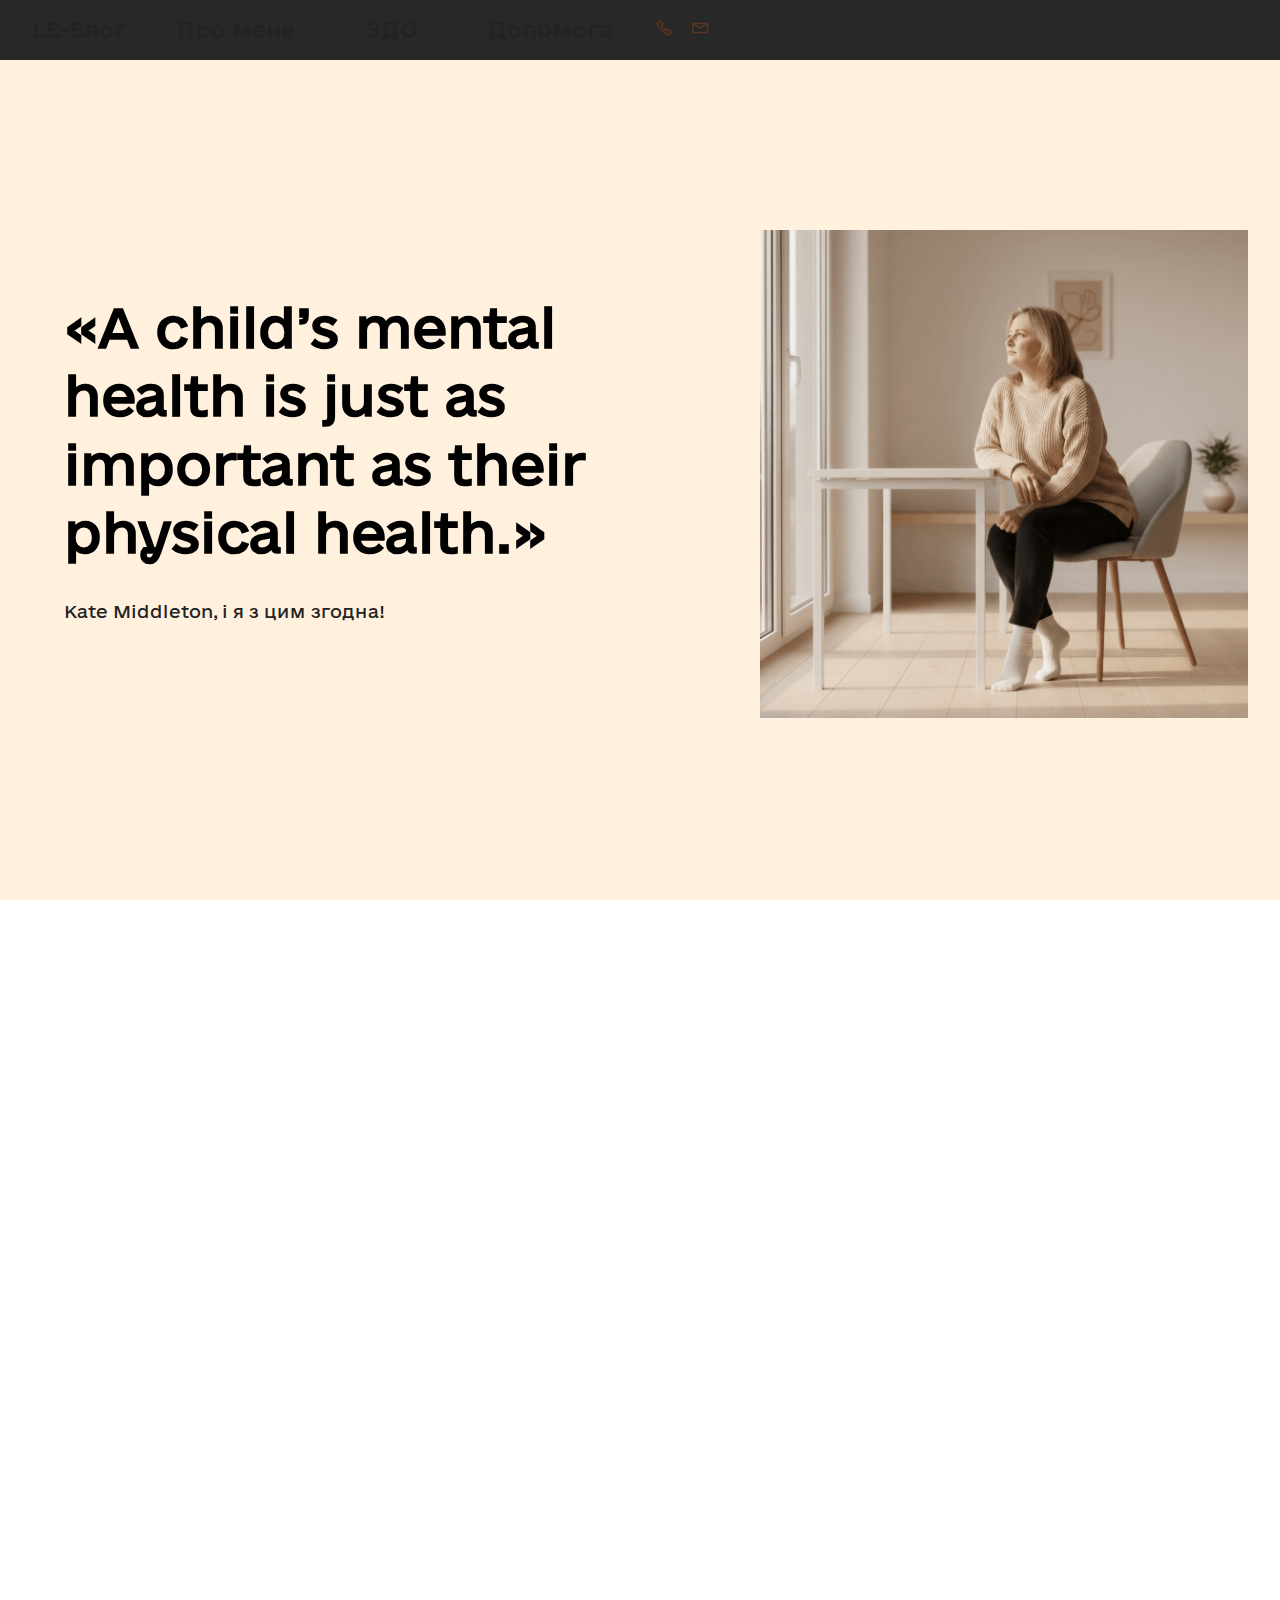
<file: page2.html>
<!DOCTYPE html>
<html  >
<head>
  <!-- Site made with Mobirise Website Builder v6.1.12, https://mobirise.com -->
  <meta charset="UTF-8">
  <meta http-equiv="X-UA-Compatible" content="IE=edge">
  <meta name="generator" content="Mobirise v6.1.12, mobirise.com">
  <meta name="viewport" content="width=device-width, initial-scale=1, minimum-scale=1">
  <link rel="shortcut icon" href="assets/images/frame201-128x128.png" type="image/x-icon">
  <meta name="description" content="">
  
  
  <title>Про мене</title>
  <link rel="stylesheet" href="assets/web/assets/mobirise-icons2/mobirise2.css">
  <link rel="stylesheet" href="assets/bootstrap/css/bootstrap.min.css">
  <link rel="stylesheet" href="assets/animatecss/animate.css">
  <link rel="stylesheet" href="assets/dropdown/css/style.css">
  <link rel="stylesheet" href="assets/socicon/css/styles.css">
  <link rel="stylesheet" href="assets/theme/css/style.css">
  <link href="assets/fonts/style.css" rel="stylesheet">
  <link rel="preload" as="style" href="assets/mobirise/css/mbr-additional.css?v=A1IKwT"><link rel="stylesheet" href="assets/mobirise/css/mbr-additional.css?v=A1IKwT" type="text/css">

  
  
  
</head>
<body>
  
  <section data-bs-version="5.1" class="menu menu6 cid-vbq70W72AX" once="menu" id="menu06-26">
	

	<nav class="navbar navbar-dropdown opacityScrollOff navbar-fixed-top navbar-expand-lg">
		<div class="container">
			<div class="navbar-brand">
				
				<span class="navbar-caption-wrap"><a class="navbar-caption text-black text-primary display-4" href="index.html">LE-Блог</a></span>
			</div>
			<button class="navbar-toggler" type="button" data-toggle="collapse" data-bs-toggle="collapse" data-target="#navbarSupportedContent" data-bs-target="#navbarSupportedContent" aria-controls="navbarNavAltMarkup" aria-expanded="false" aria-label="Toggle navigation">
				<div class="hamburger">
					<span></span>
					<span></span>
					<span></span>
					<span></span>
				</div>
			</button>
			<div class="collapse navbar-collapse opacityScrollOff" id="navbarSupportedContent">
				<ul class="navbar-nav nav-dropdown nav-right" data-app-modern-menu="true"><li class="nav-item">
						<a class="nav-link link text-black text-primary display-4" href="page2.html">Про мене</a>
					</li>
					<li class="nav-item">
						<a class="nav-link link text-black text-primary display-4" href="Error.html" aria-expanded="false">ЗДО</a>
					</li>
					<li class="nav-item">
						<a class="nav-link link text-black text-primary display-4" href="help.html" aria-expanded="false">Допомога</a>
					</li></ul>
				<div class="icons-menu">
					<a class="iconfont-wrapper" href="tel:+380973737469">
						<span class="p-2 mbr-iconfont mobi-mbri-phone mobi-mbri"></span>
					</a>
					<a class="iconfont-wrapper" href="mailto:lenakononcuk1@gmail.com?subject=%D0%9B%D0%B8%D1%81%D1%82%20%D0%B7%20%D1%81%D0%B0%D0%B9%D1%82%D1%83">
						<span class="p-2 mbr-iconfont mobi-mbri-letter mobi-mbri"></span>
					</a>
					
					
				</div>
				
			</div>
		</div>
	</nav>
</section>

<section data-bs-version="5.1" class="header1 cid-vbvQlv9Clx mbr-fullscreen" id="header01-27">
	

	
	

	<div class="container">
		<div class="row justify-content-center">
			<div class="col-12 col-md-12 col-lg-5 image-wrapper">
				<img class="w-100" src="assets/images/gemini-generated-image-a0xv5ka0xv5ka0xv201-1024x1024.png" alt="Mobirise Website Builder">
			</div>
			<div class="col-12 col-lg col-md-12">
				<div class="text-wrapper align-left">
					<h1 class="mbr-section-title mbr-fonts-style mb-4 display-2"><strong>«A child’s mental health is just as important as their physical health.»</strong></h1>
					<p class="mbr-text mbr-fonts-style mb-4 display-7">
						Kate Middleton, і я з цим згодна!</p>
					
				</div>
			</div>
		</div>
	</div>
</section>

<section data-bs-version="5.1" class="start article2 cid-vbvRdyfauS mbr-fullscreen" id="article02-29">
	

	
	

	<div class="container">
		<div class="row justify-content-center">
			<div class="col-12 col-md-12 col-lg-5 image-wrapper">
				<img class="w-100" src="assets/images/airbrush-object-remover-1771355961112-1024x1024.jpg" alt="Mobirise Website Builder">
			</div>
			<div class="col-12 col-md-12 col-lg">
				<div class="text-wrapper align-left">
					<h1 class="mbr-section-title mbr-fonts-style mb-4 display-2">
						<strong>Конончук Олена Володимирівна</strong></h1>
					<p class="mbr-text align-left mbr-fonts-style mb-4 display-7"><strong>Освіта:</strong> (Вища) РДГУ <br><strong>Спеціальність: </strong>Міліардер/Філантроп<br><strong>Педагогічний стаж:</strong> 20 років<br><strong>Кваліфікаційна категорія: </strong>спеціаліст найвищої категорії<br>
<br></p>
					
				</div>
			</div>
		</div>
	</div>
</section>

<section data-bs-version="5.1" class="features026 cid-vbvV8UorLb" id="features026-2a">
	

	
	
	<div class="container">
		<div class="row mb-5 justify-content-center">
			<div class="col-12 mb-0 content-head">
				<h3 class="mbr-section-title mbr-fonts-style align-center display-2">
					<strong>Мої роботи</strong></h3>
				
			</div>
		</div>
		<div class="row">
			<div class="item features-without-image col-12 col-md-6 col-lg-6 item-mb">
				<div class="item-wrapper">
					<div class="card-box align-left">
						
						<h5 class="card-title mbr-fonts-style display-5">
							<strong>Branding Design</strong>
						</h5>
						
						<p class="card-text mbr-fonts-style display-7">
							Developing unique and memorable brand identities, including logos, color schemes, typography, and brand guidelines.
						</p>
						<div class="mbr-section-btn mt-auto"><a class="btn btn-lg btn-secondary display-7" href="Error.html">Завантажити</a></div>
					</div>
				</div>
			</div>
			<div class="item features-without-image col-12 col-md-6 col-lg-6 item-mb">
				<div class="item-wrapper">
					<div class="card-box align-left">
						
						<h5 class="card-title mbr-fonts-style display-5">
							<strong>Graphic Design</strong>
						</h5>
						
						<p class="card-text mbr-fonts-style display-7">
							Creating visually appealing designs for marketing materials, social media graphics, packaging, brochures, flyers, and more.
						</p>
						<div class="mbr-section-btn mt-auto"><a class="btn btn-lg btn-secondary display-7" href="Error.html">Завантажити</a></div>
					</div>
				</div>
			</div>
			<div class="item features-without-image col-12 col-md-6 col-lg-6 item-mb">
				<div class="item-wrapper">
					<div class="card-box align-left">
						
						<h5 class="card-title mbr-fonts-style display-5">
							<strong>Web Design</strong>
						</h5>
						
						<p class="card-text mbr-fonts-style display-7">
							Crafting modern, user-friendly, and responsive websites that align with the client's brand and business objectives.
						</p>
						<div class="mbr-section-btn mt-auto"><a class="btn btn-lg btn-secondary display-7" href="Error.html">Завантажити</a></div>
					</div>
				</div>
			</div>
			<div class="item features-without-image col-12 col-md-6 col-lg-6 item-mb">
				<div class="item-wrapper">
					<div class="card-box align-left">
						
						<h5 class="card-title mbr-fonts-style display-5">
							<strong>SMM</strong>
						</h5>
						
						<p class="card-text mbr-fonts-style display-7">
							Managing and executing social media strategies to increase brand awareness, engagement, and reach the target audience.
						</p>
						<div class="mbr-section-btn mt-auto"><a class="btn btn-lg btn-warning display-7" href="Error.html">Придбати</a></div>
					</div>
				</div>
			</div>
		</div>
	</div>
</section><script src="assets/bootstrap/js/bootstrap.bundle.min.js"></script>  <script src="assets/smoothscroll/smooth-scroll.js"></script>  <script src="assets/ytplayer/index.js"></script>  <script src="assets/dropdown/js/navbar-dropdown.js"></script>  <script src="assets/theme/js/script.js"></script>  
  
  
  <input name="animation" type="hidden">
  </body>
</html>
</file>
<file: assets/web/assets/mobirise-icons2/mobirise2.css>
@font-face {
  font-family: 'Moririse2';
  font-display: swap;
  src:  url('mobirise2.eot?f2bix4');
  src:  url('mobirise2.eot?f2bix4#iefix') format('embedded-opentype'),
    url('mobirise2.woff2?f2bix4') format('woff2'),
    url('mobirise2.woff?f2bix4') format('woff'),
    url('mobirise2.ttf?f2bix4') format('truetype'),
    url('mobirise2.svg?f2bix4#mobirise2') format('svg');
  font-weight: normal;
  font-style: normal;
}

[class^="mobi-"], [class*=" mobi-"] {
  /* use !important to prevent issues with browser extensions that change fonts */
  font-family: 'Moririse2' !important;
  speak: none;
  font-style: normal;
  font-weight: normal;
  font-variant: normal;
  text-transform: none;
  line-height: 1;

  /* Better Font Rendering =========== */
  -webkit-font-smoothing: antialiased;
  -moz-osx-font-smoothing: grayscale;
}

.mobi-mbri-add-submenu:before {
  content: "\e900";
}
.mobi-mbri-alert:before {
  content: "\e901";
}
.mobi-mbri-align-center:before {
  content: "\e902";
}
.mobi-mbri-align-justify:before {
  content: "\e903";
}
.mobi-mbri-align-left:before {
  content: "\e904";
}
.mobi-mbri-align-right:before {
  content: "\e905";
}
.mobi-mbri-android:before {
  content: "\e906";
}
.mobi-mbri-apple:before {
  content: "\e907";
}
.mobi-mbri-arrow-down:before {
  content: "\e908";
}
.mobi-mbri-arrow-next:before {
  content: "\e909";
}
.mobi-mbri-arrow-prev:before {
  content: "\e90a";
}
.mobi-mbri-arrow-up:before {
  content: "\e90b";
}
.mobi-mbri-bold:before {
  content: "\e90c";
}
.mobi-mbri-bookmark:before {
  content: "\e90d";
}
.mobi-mbri-bootstrap:before {
  content: "\e90e";
}
.mobi-mbri-briefcase:before {
  content: "\e90f";
}
.mobi-mbri-browse:before {
  content: "\e910";
}
.mobi-mbri-bulleted-list:before {
  content: "\e911";
}
.mobi-mbri-calendar:before {
  content: "\e912";
}
.mobi-mbri-camera:before {
  content: "\e913";
}
.mobi-mbri-cart-add:before {
  content: "\e914";
}
.mobi-mbri-cart-full:before {
  content: "\e915";
}
.mobi-mbri-cash:before {
  content: "\e916";
}
.mobi-mbri-change-style:before {
  content: "\e917";
}
.mobi-mbri-chat:before {
  content: "\e918";
}
.mobi-mbri-clock:before {
  content: "\e919";
}
.mobi-mbri-close:before {
  content: "\e91a";
}
.mobi-mbri-cloud:before {
  content: "\e91b";
}
.mobi-mbri-code:before {
  content: "\e91c";
}
.mobi-mbri-contact-form:before {
  content: "\e91d";
}
.mobi-mbri-credit-card:before {
  content: "\e91e";
}
.mobi-mbri-cursor-click:before {
  content: "\e91f";
}
.mobi-mbri-cust-feedback:before {
  content: "\e920";
}
.mobi-mbri-database:before {
  content: "\e921";
}
.mobi-mbri-delivery:before {
  content: "\e922";
}
.mobi-mbri-desktop:before {
  content: "\e923";
}
.mobi-mbri-devices:before {
  content: "\e924";
}
.mobi-mbri-down:before {
  content: "\e925";
}
.mobi-mbri-download-2:before {
  content: "\e926";
}
.mobi-mbri-download:before {
  content: "\e927";
}
.mobi-mbri-drag-n-drop-2:before {
  content: "\e928";
}
.mobi-mbri-drag-n-drop:before {
  content: "\e929";
}
.mobi-mbri-edit-2:before {
  content: "\e92a";
}
.mobi-mbri-edit:before {
  content: "\e92b";
}
.mobi-mbri-error:before {
  content: "\e92c";
}
.mobi-mbri-extension:before {
  content: "\e92d";
}
.mobi-mbri-features:before {
  content: "\e92e";
}
.mobi-mbri-file:before {
  content: "\e92f";
}
.mobi-mbri-flag:before {
  content: "\e930";
}
.mobi-mbri-folder:before {
  content: "\e931";
}
.mobi-mbri-gift:before {
  content: "\e932";
}
.mobi-mbri-github:before {
  content: "\e933";
}
.mobi-mbri-globe-2:before {
  content: "\e934";
}
.mobi-mbri-globe:before {
  content: "\e935";
}
.mobi-mbri-growing-chart:before {
  content: "\e936";
}
.mobi-mbri-hearth:before {
  content: "\e937";
}
.mobi-mbri-help:before {
  content: "\e938";
}
.mobi-mbri-home:before {
  content: "\e939";
}
.mobi-mbri-hot-cup:before {
  content: "\e93a";
}
.mobi-mbri-idea:before {
  content: "\e93b";
}
.mobi-mbri-image-gallery:before {
  content: "\e93c";
}
.mobi-mbri-image-slider:before {
  content: "\e93d";
}
.mobi-mbri-info:before {
  content: "\e93e";
}
.mobi-mbri-italic:before {
  content: "\e93f";
}
.mobi-mbri-key:before {
  content: "\e940";
}
.mobi-mbri-laptop:before {
  content: "\e941";
}
.mobi-mbri-layers:before {
  content: "\e942";
}
.mobi-mbri-left-right:before {
  content: "\e943";
}
.mobi-mbri-left:before {
  content: "\e944";
}
.mobi-mbri-letter:before {
  content: "\e945";
}
.mobi-mbri-like:before {
  content: "\e946";
}
.mobi-mbri-link:before {
  content: "\e947";
}
.mobi-mbri-lock:before {
  content: "\e948";
}
.mobi-mbri-login:before {
  content: "\e949";
}
.mobi-mbri-logout:before {
  content: "\e94a";
}
.mobi-mbri-magic-stick:before {
  content: "\e94b";
}
.mobi-mbri-map-pin:before {
  content: "\e94c";
}
.mobi-mbri-menu:before {
  content: "\e94d";
}
.mobi-mbri-mobile-2:before {
  content: "\e94e";
}
.mobi-mbri-mobile-horizontal:before {
  content: "\e94f";
}
.mobi-mbri-mobile:before {
  content: "\e950";
}
.mobi-mbri-mobirise:before {
  content: "\e951";
}
.mobi-mbri-more-horizontal:before {
  content: "\e952";
}
.mobi-mbri-more-vertical:before {
  content: "\e953";
}
.mobi-mbri-music:before {
  content: "\e954";
}
.mobi-mbri-new-file:before {
  content: "\e955";
}
.mobi-mbri-numbered-list:before {
  content: "\e956";
}
.mobi-mbri-opened-folder:before {
  content: "\e957";
}
.mobi-mbri-pages:before {
  content: "\e958";
}
.mobi-mbri-paper-plane:before {
  content: "\e959";
}
.mobi-mbri-paperclip:before {
  content: "\e95a";
}
.mobi-mbri-phone:before {
  content: "\e95b";
}
.mobi-mbri-photo:before {
  content: "\e95c";
}
.mobi-mbri-photos:before {
  content: "\e95d";
}
.mobi-mbri-pin:before {
  content: "\e95e";
}
.mobi-mbri-play:before {
  content: "\e95f";
}
.mobi-mbri-plus:before {
  content: "\e960";
}
.mobi-mbri-preview:before {
  content: "\e961";
}
.mobi-mbri-print:before {
  content: "\e962";
}
.mobi-mbri-protect:before {
  content: "\e963";
}
.mobi-mbri-question:before {
  content: "\e964";
}
.mobi-mbri-quote-left:before {
  content: "\e965";
}
.mobi-mbri-quote-right:before {
  content: "\e966";
}
.mobi-mbri-redo:before {
  content: "\e967";
}
.mobi-mbri-refresh:before {
  content: "\e968";
}
.mobi-mbri-responsive-2:before {
  content: "\e969";
}
.mobi-mbri-responsive:before {
  content: "\e96a";
}
.mobi-mbri-right:before {
  content: "\e96b";
}
.mobi-mbri-rocket:before {
  content: "\e96c";
}
.mobi-mbri-sad-face:before {
  content: "\e96d";
}
.mobi-mbri-sale:before {
  content: "\e96e";
}
.mobi-mbri-save:before {
  content: "\e96f";
}
.mobi-mbri-search:before {
  content: "\e970";
}
.mobi-mbri-setting-2:before {
  content: "\e971";
}
.mobi-mbri-setting-3:before {
  content: "\e972";
}
.mobi-mbri-setting:before {
  content: "\e973";
}
.mobi-mbri-share:before {
  content: "\e974";
}
.mobi-mbri-shopping-bag:before {
  content: "\e975";
}
.mobi-mbri-shopping-basket:before {
  content: "\e976";
}
.mobi-mbri-shopping-cart:before {
  content: "\e977";
}
.mobi-mbri-sites:before {
  content: "\e978";
}
.mobi-mbri-smile-face:before {
  content: "\e979";
}
.mobi-mbri-speed:before {
  content: "\e97a";
}
.mobi-mbri-star:before {
  content: "\e97b";
}
.mobi-mbri-success:before {
  content: "\e97c";
}
.mobi-mbri-sun:before {
  content: "\e97d";
}
.mobi-mbri-sun2:before {
  content: "\e97e";
}
.mobi-mbri-tablet-vertical:before {
  content: "\e97f";
}
.mobi-mbri-tablet:before {
  content: "\e980";
}
.mobi-mbri-target:before {
  content: "\e981";
}
.mobi-mbri-timer:before {
  content: "\e982";
}
.mobi-mbri-to-ftp:before {
  content: "\e983";
}
.mobi-mbri-to-local-drive:before {
  content: "\e984";
}
.mobi-mbri-touch-swipe:before {
  content: "\e985";
}
.mobi-mbri-touch:before {
  content: "\e986";
}
.mobi-mbri-trash:before {
  content: "\e987";
}
.mobi-mbri-underline:before {
  content: "\e988";
}
.mobi-mbri-undo:before {
  content: "\e989";
}
.mobi-mbri-unlink:before {
  content: "\e98a";
}
.mobi-mbri-unlock:before {
  content: "\e98b";
}
.mobi-mbri-up-down:before {
  content: "\e98c";
}
.mobi-mbri-up:before {
  content: "\e98d";
}
.mobi-mbri-update:before {
  content: "\e98e";
}
.mobi-mbri-upload-2:before {
  content: "\e98f";
}
.mobi-mbri-upload:before {
  content: "\e990";
}
.mobi-mbri-user-2:before {
  content: "\e991";
}
.mobi-mbri-user:before {
  content: "\e992";
}
.mobi-mbri-users:before {
  content: "\e993";
}
.mobi-mbri-video-play:before {
  content: "\e994";
}
.mobi-mbri-video:before {
  content: "\e995";
}
.mobi-mbri-watch:before {
  content: "\e996";
}
.mobi-mbri-website-theme-2:before {
  content: "\e997";
}
.mobi-mbri-website-theme:before {
  content: "\e998";
}
.mobi-mbri-wifi:before {
  content: "\e999";
}
.mobi-mbri-windows:before {
  content: "\e99a";
}
.mobi-mbri-zoom-in:before {
  content: "\e99b";
}
.mobi-mbri-zoom-out:before {
  content: "\e99c";
}
</file>
<file: assets/web/assets/mobirise-icons/mobirise-icons.css>
@font-face {
  font-family: 'MobiriseIcons';
  src:  url('mobirise-icons.eot?spat4u');
  src:  url('mobirise-icons.eot?spat4u#iefix') format('embedded-opentype'),
    url('mobirise-icons.woff2?spat4u') format('woff2'),
    url('mobirise-icons.woff?spat4u') format('woff'),
    url('mobirise-icons.ttf?spat4u') format('truetype'),
    url('mobirise-icons.svg?spat4u#MobiriseIcons') format('svg');
  font-weight: normal;
  font-style: normal;
  font-display: swap;
}

[class^="mbri-"], [class*=" mbri-"] {
  /* use !important to prevent issues with browser extensions that change fonts */
  font-family: MobiriseIcons !important;
  speak: none;
  font-style: normal;
  font-weight: normal;
  font-variant: normal;
  text-transform: none;
  line-height: 1;

  /* Better Font Rendering =========== */
  -webkit-font-smoothing: antialiased;
  -moz-osx-font-smoothing: grayscale;
}

.mbri-add-submenu:before {
  content: "\e900";
}
.mbri-alert:before {
  content: "\e901";
}
.mbri-align-center:before {
  content: "\e902";
}
.mbri-align-justify:before {
  content: "\e903";
}
.mbri-align-left:before {
  content: "\e904";
}
.mbri-align-right:before {
  content: "\e905";
}
.mbri-android:before {
  content: "\e906";
}
.mbri-apple:before {
  content: "\e907";
}
.mbri-arrow-down:before {
  content: "\e908";
}
.mbri-arrow-next:before {
  content: "\e909";
}
.mbri-arrow-prev:before {
  content: "\e90a";
}
.mbri-arrow-up:before {
  content: "\e90b";
}
.mbri-bold:before {
  content: "\e90c";
}
.mbri-bookmark:before {
  content: "\e90d";
}
.mbri-bootstrap:before {
  content: "\e90e";
}
.mbri-briefcase:before {
  content: "\e90f";
}
.mbri-browse:before {
  content: "\e910";
}
.mbri-bulleted-list:before {
  content: "\e911";
}
.mbri-calendar:before {
  content: "\e912";
}
.mbri-camera:before {
  content: "\e913";
}
.mbri-cart-add:before {
  content: "\e914";
}
.mbri-cart-full:before {
  content: "\e915";
}
.mbri-cash:before {
  content: "\e916";
}
.mbri-change-style:before {
  content: "\e917";
}
.mbri-chat:before {
  content: "\e918";
}
.mbri-clock:before {
  content: "\e919";
}
.mbri-close:before {
  content: "\e91a";
}
.mbri-cloud:before {
  content: "\e91b";
}
.mbri-code:before {
  content: "\e91c";
}
.mbri-contact-form:before {
  content: "\e91d";
}
.mbri-credit-card:before {
  content: "\e91e";
}
.mbri-cursor-click:before {
  content: "\e91f";
}
.mbri-cust-feedback:before {
  content: "\e920";
}
.mbri-database:before {
  content: "\e921";
}
.mbri-delivery:before {
  content: "\e922";
}
.mbri-desktop:before {
  content: "\e923";
}
.mbri-devices:before {
  content: "\e924";
}
.mbri-down:before {
  content: "\e925";
}
.mbri-download:before {
  content: "\e989";
}
.mbri-drag-n-drop:before {
  content: "\e927";
}
.mbri-drag-n-drop2:before {
  content: "\e928";
}
.mbri-edit:before {
  content: "\e929";
}
.mbri-edit2:before {
  content: "\e92a";
}
.mbri-error:before {
  content: "\e92b";
}
.mbri-extension:before {
  content: "\e92c";
}
.mbri-features:before {
  content: "\e92d";
}
.mbri-file:before {
  content: "\e92e";
}
.mbri-flag:before {
  content: "\e92f";
}
.mbri-folder:before {
  content: "\e930";
}
.mbri-gift:before {
  content: "\e931";
}
.mbri-github:before {
  content: "\e932";
}
.mbri-globe:before {
  content: "\e933";
}
.mbri-globe-2:before {
  content: "\e934";
}
.mbri-growing-chart:before {
  content: "\e935";
}
.mbri-hearth:before {
  content: "\e936";
}
.mbri-help:before {
  content: "\e937";
}
.mbri-home:before {
  content: "\e938";
}
.mbri-hot-cup:before {
  content: "\e939";
}
.mbri-idea:before {
  content: "\e93a";
}
.mbri-image-gallery:before {
  content: "\e93b";
}
.mbri-image-slider:before {
  content: "\e93c";
}
.mbri-info:before {
  content: "\e93d";
}
.mbri-italic:before {
  content: "\e93e";
}
.mbri-key:before {
  content: "\e93f";
}
.mbri-laptop:before {
  content: "\e940";
}
.mbri-layers:before {
  content: "\e941";
}
.mbri-left-right:before {
  content: "\e942";
}
.mbri-left:before {
  content: "\e943";
}
.mbri-letter:before {
  content: "\e944";
}
.mbri-like:before {
  content: "\e945";
}
.mbri-link:before {
  content: "\e946";
}
.mbri-lock:before {
  content: "\e947";
}
.mbri-login:before {
  content: "\e948";
}
.mbri-logout:before {
  content: "\e949";
}
.mbri-magic-stick:before {
  content: "\e94a";
}
.mbri-map-pin:before {
  content: "\e94b";
}
.mbri-menu:before {
  content: "\e94c";
}
.mbri-mobile:before {
  content: "\e94d";
}
.mbri-mobile2:before {
  content: "\e94e";
}
.mbri-mobirise:before {
  content: "\e94f";
}
.mbri-more-horizontal:before {
  content: "\e950";
}
.mbri-more-vertical:before {
  content: "\e951";
}
.mbri-music:before {
  content: "\e952";
}
.mbri-new-file:before {
  content: "\e953";
}
.mbri-numbered-list:before {
  content: "\e954";
}
.mbri-opened-folder:before {
  content: "\e955";
}
.mbri-pages:before {
  content: "\e956";
}
.mbri-paper-plane:before {
  content: "\e957";
}
.mbri-paperclip:before {
  content: "\e958";
}
.mbri-photo:before {
  content: "\e959";
}
.mbri-photos:before {
  content: "\e95a";
}
.mbri-pin:before {
  content: "\e95b";
}
.mbri-play:before {
  content: "\e95c";
}
.mbri-plus:before {
  content: "\e95d";
}
.mbri-preview:before {
  content: "\e95e";
}
.mbri-print:before {
  content: "\e95f";
}
.mbri-protect:before {
  content: "\e960";
}
.mbri-question:before {
  content: "\e961";
}
.mbri-quote-left:before {
  content: "\e962";
}
.mbri-quote-right:before {
  content: "\e963";
}
.mbri-refresh:before {
  content: "\e964";
}
.mbri-responsive:before {
  content: "\e965";
}
.mbri-right:before {
  content: "\e966";
}
.mbri-rocket:before {
  content: "\e967";
}
.mbri-sad-face:before {
  content: "\e968";
}
.mbri-sale:before {
  content: "\e969";
}
.mbri-save:before {
  content: "\e96a";
}
.mbri-search:before {
  content: "\e96b";
}
.mbri-setting:before {
  content: "\e96c";
}
.mbri-setting2:before {
  content: "\e96d";
}
.mbri-setting3:before {
  content: "\e96e";
}
.mbri-share:before {
  content: "\e96f";
}
.mbri-shopping-bag:before {
  content: "\e970";
}
.mbri-shopping-basket:before {
  content: "\e971";
}
.mbri-shopping-cart:before {
  content: "\e972";
}
.mbri-sites:before {
  content: "\e973";
}
.mbri-smile-face:before {
  content: "\e974";
}
.mbri-speed:before {
  content: "\e975";
}
.mbri-star:before {
  content: "\e976";
}
.mbri-success:before {
  content: "\e977";
}
.mbri-sun:before {
  content: "\e978";
}
.mbri-sun2:before {
  content: "\e979";
}
.mbri-tablet:before {
  content: "\e97a";
}
.mbri-tablet-vertical:before {
  content: "\e97b";
}
.mbri-target:before {
  content: "\e97c";
}
.mbri-timer:before {
  content: "\e97d";
}
.mbri-to-ftp:before {
  content: "\e97e";
}
.mbri-to-local-drive:before {
  content: "\e97f";
}
.mbri-touch-swipe:before {
  content: "\e980";
}
.mbri-touch:before {
  content: "\e981";
}
.mbri-trash:before {
  content: "\e982";
}
.mbri-underline:before {
  content: "\e983";
}
.mbri-unlink:before {
  content: "\e984";
}
.mbri-unlock:before {
  content: "\e985";
}
.mbri-up-down:before {
  content: "\e986";
}
.mbri-up:before {
  content: "\e987";
}
.mbri-update:before {
  content: "\e988";
}
.mbri-upload:before {
 content: "\e926"; 
}
.mbri-user:before {
  content: "\e98a";
}
.mbri-user2:before {
  content: "\e98b";
}
.mbri-users:before {
  content: "\e98c";
}
.mbri-video:before {
  content: "\e98d";
}
.mbri-video-play:before {
  content: "\e98e";
}
.mbri-watch:before {
  content: "\e98f";
}
.mbri-website-theme:before {
  content: "\e990";
}
.mbri-wifi:before {
  content: "\e991";
}
.mbri-windows:before {
  content: "\e992";
}
.mbri-zoom-out:before {
  content: "\e993";
}
.mbri-redo:before {
  content: "\e994";
}
.mbri-undo:before {
  content: "\e995";
}
</file>
<file: assets/dropdown/css/style.css>
.navbar-dropdown {
  left: 0;
  padding: 0;
  position: absolute;
  right: 0;
  top: 0;
  transition: all 0.45s ease;
  z-index: 1030;
  background: #282828; }
  .navbar-dropdown .navbar-logo {
    margin-right: 0.8rem;
    transition: margin 0.3s ease-in-out;
    vertical-align: middle; }
    .navbar-dropdown .navbar-logo img {
      height: 3.125rem;
      transition: all 0.3s ease-in-out; }
    .navbar-dropdown .navbar-logo.mbr-iconfont {
      font-size: 3.125rem;
      line-height: 3.125rem; }
  .navbar-dropdown .navbar-caption {
    font-weight: 700;
    white-space: normal;
    vertical-align: -4px;
    line-height: 3.125rem !important; }
    .navbar-dropdown .navbar-caption, .navbar-dropdown .navbar-caption:hover {
      color: inherit;
      text-decoration: none; }
  .navbar-dropdown .mbr-iconfont + .navbar-caption {
    vertical-align: -1px; }
  .navbar-dropdown.navbar-fixed-top {
    position: fixed; }
  .navbar-dropdown .navbar-brand span {
    vertical-align: -4px; }
  .navbar-dropdown.bg-color.transparent {
    background: none; }
  .navbar-dropdown.navbar-short .navbar-brand {
    padding: 0.625rem 0; }
    .navbar-dropdown.navbar-short .navbar-brand span {
      vertical-align: -1px; }
  .navbar-dropdown.navbar-short .navbar-caption {
    line-height: 2.375rem !important;
    vertical-align: -2px; }
  .navbar-dropdown.navbar-short .navbar-logo {
    margin-right: 0.5rem; }
    .navbar-dropdown.navbar-short .navbar-logo img {
      height: 2.375rem; }
    .navbar-dropdown.navbar-short .navbar-logo.mbr-iconfont {
      font-size: 2.375rem;
      line-height: 2.375rem; }
  .navbar-dropdown.navbar-short .mbr-table-cell {
    height: 3.625rem; }
  .navbar-dropdown .navbar-close {
    left: 0.6875rem;
    position: fixed;
    top: 0.75rem;
    z-index: 1000; }
  .navbar-dropdown .hamburger-icon {
    content: "";
    display: inline-block;
    vertical-align: middle;
    width: 16px;
    -webkit-box-shadow: 0 -6px 0 1px #282828,0 0 0 1px #282828,0 6px 0 1px #282828;
    -moz-box-shadow: 0 -6px 0 1px #282828,0 0 0 1px #282828,0 6px 0 1px #282828;
    box-shadow: 0 -6px 0 1px #282828,0 0 0 1px #282828,0 6px 0 1px #282828; }

.dropdown-menu .dropdown-toggle[data-toggle="dropdown-submenu"]::after {
  border-bottom: 0.35em solid transparent;
  border-left: 0.35em solid;
  border-right: 0;
  border-top: 0.35em solid transparent;
  margin-left: 0.3rem; }

.dropdown-menu .dropdown-item:focus {
  outline: 0; }

.nav-dropdown {
  font-size: 0.75rem;
  font-weight: 500;
  height: auto !important; }
  .nav-dropdown .nav-btn {
    padding-left: 1rem; }
  .nav-dropdown .link {
    margin: .667em 1.667em;
    font-weight: 500;
    padding: 0;
    transition: color .2s ease-in-out; }
    .nav-dropdown .link.dropdown-toggle {
      margin-right: 2.583em; }
      .nav-dropdown .link.dropdown-toggle::after {
        margin-left: .25rem;
        border-top: 0.35em solid;
        border-right: 0.35em solid transparent;
        border-left: 0.35em solid transparent;
        border-bottom: 0; }
      .nav-dropdown .link.dropdown-toggle[aria-expanded="true"] {
        margin: 0;
        padding: 0.667em 3.263em  0.667em 1.667em; }
  .nav-dropdown .link::after,
  .nav-dropdown .dropdown-item::after {
    color: inherit; }
  .nav-dropdown .btn {
    font-size: 0.75rem;
    font-weight: 700;
    letter-spacing: 0;
    margin-bottom: 0;
    padding-left: 1.25rem;
    padding-right: 1.25rem; }
  .nav-dropdown .dropdown-menu {
    border-radius: 0;
    border: 0;
    left: 0;
    margin: 0;
    padding-bottom: 1.25rem;
    padding-top: 1.25rem;
    position: relative; }
  .nav-dropdown .dropdown-submenu {
    margin-left: 0.125rem;
    top: 0; }
  .nav-dropdown .dropdown-item {
    font-weight: 500;
    line-height: 2;
    padding: 0.3846em 4.615em 0.3846em 1.5385em;
    position: relative;
    transition: color .2s ease-in-out, background-color .2s ease-in-out; }
    .nav-dropdown .dropdown-item::after {
      margin-top: -0.3077em;
      position: absolute;
      right: 1.1538em;
      top: 50%; }
    .nav-dropdown .dropdown-item:focus, .nav-dropdown .dropdown-item:hover {
      background: none; }

@media (max-width: 767px) {
  .nav-dropdown.navbar-toggleable-sm {
    bottom: 0;
    display: none;
    left: 0;
    overflow-x: hidden;
    position: fixed;
    top: 0;
    transform: translateX(-100%);
    -ms-transform: translateX(-100%);
    -webkit-transform: translateX(-100%);
    width: 18.75rem;
    z-index: 999; } }
.nav-dropdown.navbar-toggleable-xl {
  bottom: 0;
  display: none;
  left: 0;
  overflow-x: hidden;
  position: fixed;
  top: 0;
  transform: translateX(-100%);
  -ms-transform: translateX(-100%);
  -webkit-transform: translateX(-100%);
  width: 18.75rem;
  z-index: 999; }

.nav-dropdown-sm {
  display: block !important;
  overflow-x: hidden;
  overflow: auto;
  padding-top: 3.875rem; }
  .nav-dropdown-sm::after {
    content: "";
    display: block;
    height: 3rem;
    width: 100%; }
  .nav-dropdown-sm.collapse.in ~ .navbar-close {
    display: block !important; }
  .nav-dropdown-sm.collapsing, .nav-dropdown-sm.collapse.in {
    transform: translateX(0);
    -ms-transform: translateX(0);
    -webkit-transform: translateX(0);
    transition: all 0.25s ease-out;
    -webkit-transition: all 0.25s ease-out;
    background: #282828; }
  .nav-dropdown-sm.collapsing[aria-expanded="false"] {
    transform: translateX(-100%);
    -ms-transform: translateX(-100%);
    -webkit-transform: translateX(-100%); }
  .nav-dropdown-sm .nav-item {
    display: block;
    margin-left: 0 !important;
    padding-left: 0; }
  .nav-dropdown-sm .link,
  .nav-dropdown-sm .dropdown-item {
    border-top: 1px dotted rgba(255, 255, 255, 0.1);
    font-size: 0.8125rem;
    line-height: 1.6;
    margin: 0 !important;
    padding: 0.875rem 2.4rem 0.875rem 1.5625rem !important;
    position: relative;
    white-space: normal; }
    .nav-dropdown-sm .link:focus, .nav-dropdown-sm .link:hover,
    .nav-dropdown-sm .dropdown-item:focus,
    .nav-dropdown-sm .dropdown-item:hover {
      background: rgba(0, 0, 0, 0.2) !important;
      color: #c0a375; }
  .nav-dropdown-sm .nav-btn {
    position: relative;
    padding: 1.5625rem 1.5625rem 0 1.5625rem; }
    .nav-dropdown-sm .nav-btn::before {
      border-top: 1px dotted rgba(255, 255, 255, 0.1);
      content: "";
      left: 0;
      position: absolute;
      top: 0;
      width: 100%; }
    .nav-dropdown-sm .nav-btn + .nav-btn {
      padding-top: 0.625rem; }
      .nav-dropdown-sm .nav-btn + .nav-btn::before {
        display: none; }
  .nav-dropdown-sm .btn {
    padding: 0.625rem 0; }
  .nav-dropdown-sm .dropdown-toggle[data-toggle="dropdown-submenu"]::after {
    margin-left: .25rem;
    border-top: 0.35em solid;
    border-right: 0.35em solid transparent;
    border-left: 0.35em solid transparent;
    border-bottom: 0; }
  .nav-dropdown-sm .dropdown-toggle[data-toggle="dropdown-submenu"][aria-expanded="true"]::after {
    border-top: 0;
    border-right: 0.35em solid transparent;
    border-left: 0.35em solid transparent;
    border-bottom: 0.35em solid; }
  .nav-dropdown-sm .dropdown-menu {
    margin: 0;
    padding: 0;
    position: relative;
    top: 0;
    left: 0;
    width: 100%;
    border: 0;
    float: none;
    border-radius: 0;
    background: none; }
  .nav-dropdown-sm .dropdown-submenu {
    left: 100%;
    margin-left: 0.125rem;
    margin-top: -1.25rem;
    top: 0; }

.navbar-toggleable-sm .nav-dropdown .dropdown-menu {
  position: absolute; }

.navbar-toggleable-sm .nav-dropdown .dropdown-submenu {
  left: 100%;
  margin-left: 0.125rem;
  margin-top: -1.25rem;
  top: 0; }

.navbar-toggleable-sm.opened .nav-dropdown .dropdown-menu {
  position: relative; }

.navbar-toggleable-sm.opened .nav-dropdown .dropdown-submenu {
  left: 0;
  margin-left: 00rem;
  margin-top: 0rem;
  top: 0; }

.is-builder .nav-dropdown.collapsing {
  transition: none !important; }
</file>
<file: assets/theme/css/style.css>
@charset "UTF-8";
section {
  background-color: #ffffff;
}

body {
  font-style: normal;
  line-height: 1.5;
  font-weight: 400;
  color: #232323;
  position: relative;
}

button {
  background-color: transparent;
  border-color: transparent;
}

.embla__button,
.carousel-control {
  background-color: #edefea !important;
  opacity: 0.8 !important;
  color: #464845 !important;
  border-color: #edefea !important;
}

.carousel .close,
.modalWindow .close {
  background-color: #edefea !important;
  color: #464845 !important;
  border-color: #edefea !important;
  opacity: 0.8 !important;
}

.carousel .close:hover,
.modalWindow .close:hover {
  opacity: 1 !important;
}

.carousel-indicators li {
  background-color: #edefea !important;
  border: 2px solid #464845 !important;
}

.carousel-indicators li:hover,
.carousel-indicators li:active {
  opacity: 0.8 !important;
}

.embla__button:hover,
.carousel-control:hover {
  background-color: #edefea !important;
  opacity: 1 !important;
}

.modalWindow-video-container {
  height: 80%;
}

section,
.container,
.container-fluid {
  position: relative;
  word-wrap: break-word;
}

a.mbr-iconfont:hover {
  text-decoration: none;
}

.article .lead p,
.article .lead ul,
.article .lead ol,
.article .lead pre,
.article .lead blockquote {
  margin-bottom: 0;
}

a {
  font-style: normal;
  font-weight: 400;
  cursor: pointer;
}
a, a:hover {
  text-decoration: none;
}

.mbr-section-title {
  font-style: normal;
  line-height: 1.3;
}

.mbr-section-subtitle {
  line-height: 1.3;
}

.mbr-text {
  font-style: normal;
  line-height: 1.7;
}

h1,
h2,
h3,
h4,
h5,
h6,
.display-1,
.display-2,
.display-4,
.display-5,
.display-7,
span,
p,
a {
  line-height: 1;
  word-break: break-word;
  word-wrap: break-word;
  font-weight: 400;
}

b,
strong {
  font-weight: bold;
}

input:-webkit-autofill, input:-webkit-autofill:hover, input:-webkit-autofill:focus, input:-webkit-autofill:active {
  transition-delay: 9999s;
  -webkit-transition-property: background-color, color;
  transition-property: background-color, color;
}

textarea[type=hidden] {
  display: none;
}

section {
  background-position: 50% 50%;
  background-repeat: no-repeat;
  background-size: cover;
}
section .mbr-background-video,
section .mbr-background-video-preview {
  position: absolute;
  bottom: 0;
  left: 0;
  right: 0;
  top: 0;
}

.hidden {
  visibility: hidden;
}

.mbr-z-index20 {
  z-index: 20;
}

/*! Base colors */
.mbr-white {
  color: #ffffff;
}

.mbr-black {
  color: #111111;
}

.mbr-bg-white {
  background-color: #ffffff;
}

.mbr-bg-black {
  background-color: #000000;
}

/*! Text-aligns */
.align-left {
  text-align: left;
}

.align-center {
  text-align: center;
}

.align-right {
  text-align: right;
}

/*! Font-weight  */
.mbr-light {
  font-weight: 300;
}

.mbr-regular {
  font-weight: 400;
}

.mbr-semibold {
  font-weight: 500;
}

.mbr-bold {
  font-weight: 700;
}

/*! Media  */
.media-content {
  flex-basis: 100%;
}

.media-container-row {
  display: flex;
  flex-direction: row;
  flex-wrap: wrap;
  justify-content: center;
  align-content: center;
  align-items: start;
}
.media-container-row .media-size-item {
  width: 400px;
}

.media-container-column {
  display: flex;
  flex-direction: column;
  flex-wrap: wrap;
  justify-content: center;
  align-content: center;
  align-items: stretch;
}
.media-container-column > * {
  width: 100%;
}

@media (min-width: 992px) {
  .media-container-row {
    flex-wrap: nowrap;
  }
}
figure {
  margin-bottom: 0;
  overflow: hidden;
}

figure[mbr-media-size] {
  transition: width 0.1s;
}

img,
iframe {
  display: block;
  width: 100%;
}

.card {
  background-color: transparent;
  border: none;
}

.card-box {
  width: 100%;
}

.card-img {
  text-align: center;
  flex-shrink: 0;
  -webkit-flex-shrink: 0;
}

.media {
  max-width: 100%;
  margin: 0 auto;
}

.mbr-figure {
  align-self: center;
}

.media-container > div {
  max-width: 100%;
}

.mbr-figure img,
.card-img img {
  width: 100%;
}

@media (max-width: 991px) {
  .media-size-item {
    width: auto !important;
  }
  .media {
    width: auto;
  }
  .mbr-figure {
    width: 100% !important;
  }
}
/*! Buttons */
.mbr-section-btn {
  margin-left: -0.6rem;
  margin-right: -0.6rem;
  font-size: 0;
}

.btn {
  font-weight: 600;
  border-width: 1px;
  font-style: normal;
  margin: 0.6rem 0.6rem;
  white-space: normal;
  transition: all 0.2s ease-in-out;
  display: inline-flex;
  align-items: center;
  justify-content: center;
  word-break: break-word;
}

.btn-sm {
  font-weight: 600;
  letter-spacing: 0px;
  transition: all 0.3s ease-in-out;
}

.btn-md {
  font-weight: 600;
  letter-spacing: 0px;
  transition: all 0.3s ease-in-out;
}

.btn-lg {
  font-weight: 600;
  letter-spacing: 0px;
  transition: all 0.3s ease-in-out;
}

.btn-form {
  margin: 0;
}
.btn-form:hover {
  cursor: pointer;
}

nav .mbr-section-btn {
  margin-left: 0rem;
  margin-right: 0rem;
}

/*! Btn icon margin */
.btn .mbr-iconfont,
.btn.btn-sm .mbr-iconfont {
  order: 1;
  cursor: pointer;
  margin-left: 0.5rem;
  vertical-align: sub;
}

.btn.btn-md .mbr-iconfont,
.btn.btn-md .mbr-iconfont {
  margin-left: 0.8rem;
}

.mbr-regular {
  font-weight: 400;
}

.mbr-semibold {
  font-weight: 500;
}

.mbr-bold {
  font-weight: 700;
}

[type=submit] {
  -webkit-appearance: none;
}

/*! Full-screen */
.mbr-fullscreen .mbr-overlay {
  min-height: 100vh;
}

.mbr-fullscreen {
  display: flex;
  display: -moz-flex;
  display: -ms-flex;
  display: -o-flex;
  align-items: center;
  min-height: 100vh;
  padding-top: 3rem;
  padding-bottom: 3rem;
}

/*! Map */
.map {
  height: 25rem;
  position: relative;
}
.map iframe {
  width: 100%;
  height: 100%;
}

/*! Scroll to top arrow */
.mbr-arrow-up {
  bottom: 25px;
  right: 90px;
  position: fixed;
  text-align: right;
  z-index: 5000;
  color: #ffffff;
  font-size: 22px;
}

.mbr-arrow-up a {
  background: rgba(0, 0, 0, 0.2);
  border-radius: 50%;
  color: #fff;
  display: inline-block;
  height: 60px;
  width: 60px;
  border: 2px solid #fff;
  outline-style: none !important;
  position: relative;
  text-decoration: none;
  transition: all 0.3s ease-in-out;
  cursor: pointer;
  text-align: center;
}
.mbr-arrow-up a:hover {
  background-color: rgba(0, 0, 0, 0.4);
}
.mbr-arrow-up a i {
  line-height: 60px;
}

.mbr-arrow-up-icon {
  display: block;
  color: #fff;
}

.mbr-arrow-up-icon::before {
  content: "›";
  display: inline-block;
  font-family: serif;
  font-size: 22px;
  line-height: 1;
  font-style: normal;
  position: relative;
  top: 6px;
  left: -4px;
  transform: rotate(-90deg);
}

/*! Arrow Down */
.mbr-arrow {
  position: absolute;
  bottom: 45px;
  left: 50%;
  width: 60px;
  height: 60px;
  cursor: pointer;
  background-color: rgba(80, 80, 80, 0.5);
  border-radius: 50%;
  transform: translateX(-50%);
}
@media (max-width: 767px) {
  .mbr-arrow {
    display: none;
  }
}
.mbr-arrow > a {
  display: inline-block;
  text-decoration: none;
  outline-style: none;
  animation: arrowdown 1.7s ease-in-out infinite;
  color: #ffffff;
}
.mbr-arrow > a > i {
  position: absolute;
  top: -2px;
  left: 15px;
  font-size: 2rem;
}

#scrollToTop a i::before {
  content: "";
  position: absolute;
  display: block;
  border-bottom: 2.5px solid #fff;
  border-left: 2.5px solid #fff;
  width: 27.8%;
  height: 27.8%;
  left: 50%;
  top: 51%;
  transform: translateY(-30%) translateX(-50%) rotate(135deg);
}

@keyframes arrowdown {
  0% {
    transform: translateY(0px);
  }
  50% {
    transform: translateY(-5px);
  }
  100% {
    transform: translateY(0px);
  }
}
@media (max-width: 500px) {
  .mbr-arrow-up {
    left: 0;
    right: 0;
    text-align: center;
  }
}
/*Gradients animation*/
@keyframes gradient-animation {
  from {
    background-position: 0% 100%;
    animation-timing-function: ease-in-out;
  }
  to {
    background-position: 100% 0%;
    animation-timing-function: ease-in-out;
  }
}
.bg-gradient {
  background-size: 200% 200%;
  animation: gradient-animation 5s infinite alternate;
  -webkit-animation: gradient-animation 5s infinite alternate;
}

.menu .navbar-brand {
  display: -webkit-flex;
}
.menu .navbar-brand span {
  display: flex;
  display: -webkit-flex;
}
.menu .navbar-brand .navbar-caption-wrap {
  display: -webkit-flex;
}
.menu .navbar-brand .navbar-logo img {
  display: -webkit-flex;
  width: auto;
}
@media (min-width: 768px) and (max-width: 991px) {
  .menu .navbar-toggleable-sm .navbar-nav {
    display: -ms-flexbox;
  }
}
@media (max-width: 991px) {
  .menu .navbar-collapse {
    max-height: 93.5vh;
  }
  .menu .navbar-collapse.show {
    overflow: auto;
  }
}
@media (min-width: 992px) {
  .menu .navbar-nav.nav-dropdown {
    display: -webkit-flex;
  }
  .menu .navbar-toggleable-sm .navbar-collapse {
    display: -webkit-flex !important;
  }
  .menu .collapsed .navbar-collapse {
    max-height: 93.5vh;
  }
  .menu .collapsed .navbar-collapse.show {
    overflow: auto;
  }
}
@media (max-width: 767px) {
  .menu .navbar-collapse {
    max-height: 80vh;
  }
}

.nav-link .mbr-iconfont {
  margin-right: 0.5rem;
}

.navbar {
  display: -webkit-flex;
  -webkit-flex-wrap: wrap;
  -webkit-align-items: center;
  -webkit-justify-content: space-between;
}

.navbar-collapse {
  -webkit-flex-basis: 100%;
  -webkit-flex-grow: 1;
  -webkit-align-items: center;
}

.nav-dropdown .link {
  padding: 0.667em 1.667em !important;
  margin: 0 !important;
}

.nav {
  display: -webkit-flex;
  -webkit-flex-wrap: wrap;
}

.row {
  display: -webkit-flex;
  -webkit-flex-wrap: wrap;
}

.justify-content-center {
  -webkit-justify-content: center;
}

.form-inline {
  display: -webkit-flex;
}

.card-wrapper {
  -webkit-flex: 1;
}

.carousel-control {
  z-index: 10;
  display: -webkit-flex;
}

.carousel-controls {
  display: -webkit-flex;
}

.media {
  display: -webkit-flex;
}

.form-group:focus {
  outline: none;
}

.jq-selectbox__select {
  padding: 7px 0;
  position: relative;
}

.jq-selectbox__dropdown {
  overflow: hidden;
  border-radius: 10px;
  position: absolute;
  top: 100%;
  left: 0 !important;
  width: 100% !important;
}

.jq-selectbox__trigger-arrow {
  right: 0;
  transform: translateY(-50%);
}

.jq-selectbox li {
  padding: 1.07em 0.5em;
}

input[type=range] {
  padding-left: 0 !important;
  padding-right: 0 !important;
}

.modal-dialog,
.modal-content {
  height: 100%;
}

.modal-dialog .carousel-inner {
  height: calc(100vh - 1.75rem);
}
@media (max-width: 575px) {
  .modal-dialog .carousel-inner {
    height: calc(100vh - 1rem);
  }
}

.carousel-item {
  text-align: center;
}

.carousel-item img {
  margin: auto;
}

.navbar-toggler {
  align-self: flex-start;
  padding: 0.25rem 0.75rem;
  font-size: 1.25rem;
  line-height: 1;
  background: transparent;
  border: 1px solid transparent;
  border-radius: 0.25rem;
}

.navbar-toggler:focus,
.navbar-toggler:hover {
  text-decoration: none;
  box-shadow: none;
}

.navbar-toggler-icon {
  display: inline-block;
  width: 1.5em;
  height: 1.5em;
  vertical-align: middle;
  content: "";
  background: no-repeat center center;
  background-size: 100% 100%;
}

.navbar-toggler-left {
  position: absolute;
  left: 1rem;
}

.navbar-toggler-right {
  position: absolute;
  right: 1rem;
}

.card-img {
  width: auto;
}

.menu .navbar.collapsed:not(.beta-menu) {
  flex-direction: column;
}

.carousel-item.active,
.carousel-item-next,
.carousel-item-prev {
  display: flex;
}

.note-air-layout .dropup .dropdown-menu,
.note-air-layout .navbar-fixed-bottom .dropdown .dropdown-menu {
  bottom: initial !important;
}

html,
body {
  height: auto;
  min-height: 100vh;
}

.dropup .dropdown-toggle::after {
  display: none;
}

.form-asterisk {
  font-family: initial;
  position: absolute;
  top: -2px;
  font-weight: normal;
}

.form-control-label {
  position: relative;
  cursor: pointer;
  margin-bottom: 0.357em;
  padding: 0;
}

.alert {
  color: #ffffff;
  border-radius: 0;
  border: 0;
  font-size: 1.1rem;
  line-height: 1.5;
  margin-bottom: 1.875rem;
  padding: 1.25rem;
  position: relative;
  text-align: center;
}
.alert.alert-form::after {
  background-color: inherit;
  bottom: -7px;
  content: "";
  display: block;
  height: 14px;
  left: 50%;
  margin-left: -7px;
  position: absolute;
  transform: rotate(45deg);
  width: 14px;
}

.form-control {
  background-color: #ffffff;
  background-clip: border-box;
  color: #232323;
  line-height: 1rem !important;
  height: auto;
  padding: 1.2rem 2rem;
  transition: border-color 0.25s ease 0s;
  border: 1px solid transparent !important;
  border-radius: 4px;
  box-shadow: rgba(0, 0, 0, 0.07) 0px 1px 1px 0px, rgba(0, 0, 0, 0.07) 0px 1px 3px 0px, rgba(0, 0, 0, 0.03) 0px 0px 0px 1px;
}
.form-active .form-control:invalid {
  border-color: red;
}

.row > * {
  padding-right: 1rem;
  padding-left: 1rem;
}

form .row {
  margin-left: -0.6rem;
  margin-right: -0.6rem;
}
form .row [class*=col] {
  padding-left: 0.6rem;
  padding-right: 0.6rem;
}

form .mbr-section-btn {
  padding-left: 0.6rem;
  padding-right: 0.6rem;
}

form .form-check-input {
  margin-top: 0.5;
}

textarea.form-control {
  line-height: 1.5rem !important;
}

.form-group {
  margin-bottom: 1.2rem;
}

.form-control,
form .btn {
  min-height: 48px;
}

.gdpr-block label span.textGDPR input[name=gdpr] {
  top: 7px;
}

.form-control:focus {
  box-shadow: none;
}

:focus {
  outline: none;
}

.mbr-overlay {
  background-color: #000;
  bottom: 0;
  left: 0;
  opacity: 0.5;
  position: absolute;
  right: 0;
  top: 0;
  z-index: 0;
  pointer-events: none;
}

blockquote {
  font-style: italic;
  padding: 3rem;
  font-size: 1.09rem;
  position: relative;
  border-left: 3px solid;
}

ul,
ol,
pre,
blockquote {
  margin-bottom: 2.3125rem;
}

.mt-4 {
  margin-top: 2rem !important;
}

.mb-4 {
  margin-bottom: 2rem !important;
}

.container,
.container-fluid {
  padding-left: 16px;
  padding-right: 16px;
}

.row {
  margin-left: -16px;
  margin-right: -16px;
}
.row > [class*=col] {
  padding-left: 16px;
  padding-right: 16px;
}

@media (min-width: 992px) {
  .container-fluid {
    padding-left: 32px;
    padding-right: 32px;
  }
}
@media (max-width: 991px) {
  .mbr-container {
    padding-left: 16px;
    padding-right: 16px;
  }
}
.app-video-wrapper > img {
  opacity: 1;
}

.app-video-wrapper {
  background: transparent;
}

.item {
  position: relative;
}

.dropdown-menu .dropdown-menu {
  left: 100%;
}

.dropdown-item + .dropdown-menu {
  display: none;
}

.dropdown-item:hover + .dropdown-menu,
.dropdown-menu:hover {
  display: block;
}

@media (min-aspect-ratio: 16/9) {
  .mbr-video-foreground {
    height: 300% !important;
    top: -100% !important;
  }
}
@media (max-aspect-ratio: 16/9) {
  .mbr-video-foreground {
    width: 300% !important;
    left: -100% !important;
  }
}.engine {
	position: absolute;
	text-indent: -2400px;
	text-align: center;
	padding: 0;
	top: 0;
	left: -2400px;
}
</file>
<file: assets/fonts/style.css>
@font-face {
   font-family: 'e-UkraineHead-LOGO';
   font-display: swap;
   src: url('e-UkraineHead-LOGO/font.ttf');
}
@font-face {
   font-family: 'e-UkraineHead-Regular';
   font-display: swap;
   src: url('e-UkraineHead-Regular/font.ttf');
}
@font-face {
   font-family: 'e-UkraineHead-UltraLight';
   font-display: swap;
   src: url('e-UkraineHead-UltraLight/font.ttf');
}
@font-face {
   font-family: 'e-Ukraine-Regular';
   font-display: swap;
   src: url('e-Ukraine-Regular/font.ttf');
}
@font-face {
   font-family: 'e-Ukraine-Bold';
   font-display: swap;
   src: url('e-Ukraine-Bold/font.ttf');
}
@font-face {
   font-family: 'e-Ukraine-Thin';
   font-display: swap;
   src: url('e-Ukraine-Thin/font.ttf');
}
</file>
<file: assets/mobirise/css/mbr-additional.css>
.btn {
  border-width: 2px;
}
img,
.card-wrap,
.card-wrapper,
.video-wrapper,
.mbr-figure iframe,
.google-map iframe,
.slide-content,
.plan,
.card,
.item-wrapper,
.item-wrapper .mbr-overlay {
  border-radius: 0 !important;
}
.video-wrapper {
  overflow: hidden;
}
body {
  font-family: Inter Tight;
}
.display-1 {
  font-family: 'e-UkraineHead-LOGO';
  font-size: 5rem;
  line-height: 1;
}
.display-1 > .mbr-iconfont {
  font-size: 6.25rem;
}
.display-2 {
  font-family: 'e-UkraineHead-Regular';
  font-size: 3.8rem;
  line-height: 1;
}
.display-2 > .mbr-iconfont {
  font-size: 4.75rem;
}
.display-4 {
  font-family: 'e-Ukraine-Bold';
  font-size: 1.4rem;
  line-height: 1.5;
}
.display-4 > .mbr-iconfont {
  font-size: 1.75rem;
}
.display-5 {
  font-family: 'e-UkraineHead-UltraLight';
  font-size: 1.8rem;
  line-height: 1.5;
}
.display-5 > .mbr-iconfont {
  font-size: 2.25rem;
}
.display-7 {
  font-family: 'e-Ukraine-Regular';
  font-size: 1.1rem;
  line-height: 1.3;
}
.display-7 > .mbr-iconfont {
  font-size: 1.375rem;
}
/* ---- Fluid typography for mobile devices ---- */
/* 1.4 - font scale ratio ( bootstrap == 1.42857 ) */
/* 100vw - current viewport width */
/* (48 - 20)  48 == 48rem == 768px, 20 == 20rem == 320px(minimal supported viewport) */
/* 0.65 - min scale variable, may vary */
@media (max-width: 992px) {
  .display-1 {
    font-size: 4rem;
  }
}
@media (max-width: 768px) {
  .display-1 {
    font-size: 3.5rem;
    font-size: calc( 2.4rem + (5 - 2.4) * ((100vw - 20rem) / (48 - 20)));
    line-height: calc( 1.1 * (2.4rem + (5 - 2.4) * ((100vw - 20rem) / (48 - 20))));
  }
  .display-2 {
    font-size: 3.04rem;
    font-size: calc( 1.98rem + (3.8 - 1.98) * ((100vw - 20rem) / (48 - 20)));
    line-height: calc( 1.3 * (1.98rem + (3.8 - 1.98) * ((100vw - 20rem) / (48 - 20))));
  }
  .display-4 {
    font-size: 1.12rem;
    font-size: calc( 1.14rem + (1.4 - 1.14) * ((100vw - 20rem) / (48 - 20)));
    line-height: calc( 1.4 * (1.14rem + (1.4 - 1.14) * ((100vw - 20rem) / (48 - 20))));
  }
  .display-5 {
    font-size: 1.44rem;
    font-size: calc( 1.28rem + (1.8 - 1.28) * ((100vw - 20rem) / (48 - 20)));
    line-height: calc( 1.4 * (1.28rem + (1.8 - 1.28) * ((100vw - 20rem) / (48 - 20))));
  }
  .display-7 {
    font-size: 0.88rem;
    font-size: calc( 1.0350000000000001rem + (1.1 - 1.0350000000000001) * ((100vw - 20rem) / (48 - 20)));
    line-height: calc( 1.4 * (1.0350000000000001rem + (1.1 - 1.0350000000000001) * ((100vw - 20rem) / (48 - 20))));
  }
}
@media (min-width: 992px) and (max-width: 1400px) {
  .display-1 {
    font-size: 3.5rem;
    font-size: calc( 2.4rem + (5 - 2.4) * ((100vw - 62rem) / (87 - 62)));
    line-height: calc( 1.1 * (2.4rem + (5 - 2.4) * ((100vw - 62rem) / (87 - 62))));
  }
  .display-2 {
    font-size: 3.04rem;
    font-size: calc( 1.98rem + (3.8 - 1.98) * ((100vw - 62rem) / (87 - 62)));
    line-height: calc( 1.3 * (1.98rem + (3.8 - 1.98) * ((100vw - 62rem) / (87 - 62))));
  }
  .display-4 {
    font-size: 1.12rem;
    font-size: calc( 1.14rem + (1.4 - 1.14) * ((100vw - 62rem) / (87 - 62)));
    line-height: calc( 1.4 * (1.14rem + (1.4 - 1.14) * ((100vw - 62rem) / (87 - 62))));
  }
  .display-5 {
    font-size: 1.44rem;
    font-size: calc( 1.28rem + (1.8 - 1.28) * ((100vw - 62rem) / (87 - 62)));
    line-height: calc( 1.4 * (1.28rem + (1.8 - 1.28) * ((100vw - 62rem) / (87 - 62))));
  }
  .display-7 {
    font-size: 0.88rem;
    font-size: calc( 1.0350000000000001rem + (1.1 - 1.0350000000000001) * ((100vw - 62rem) / (87 - 62)));
    line-height: calc( 1.4 * (1.0350000000000001rem + (1.1 - 1.0350000000000001) * ((100vw - 62rem) / (87 - 62))));
  }
}
/* Buttons */
.btn {
  padding: 1.25rem 2rem;
  border-radius: 4px;
}
@media (max-width: 767px) {
  .btn {
    padding: 0.75rem 1.5rem;
  }
}
.btn-sm {
  padding: 0.6rem 1.2rem;
  border-radius: 4px;
}
.btn-md {
  padding: 0.6rem 1.2rem;
  border-radius: 4px;
}
.btn-lg {
  padding: 1.25rem 2rem;
  border-radius: 4px;
}
.bg-primary {
  background-color: #5d361e !important;
}
.bg-success {
  background-color: #fadbb1 !important;
}
.bg-info {
  background-color: #d79b5b !important;
}
.bg-warning {
  background-color: #926746 !important;
}
.bg-danger {
  background-color: #ffffff !important;
}
.btn-primary,
.btn-primary:active {
  background-color: #5d361e !important;
  border-color: #5d361e !important;
  color: #ffffff !important;
  box-shadow: none;
}
.btn-primary:hover,
.btn-primary:focus,
.btn-primary.focus,
.btn-primary.active {
  color: inherit;
  background-color: #844c2a !important;
  border-color: #844c2a !important;
  box-shadow: none;
}
.btn-primary.disabled,
.btn-primary:disabled {
  color: #ffffff !important;
  background-color: #844c2a !important;
  border-color: #844c2a !important;
}
.btn-secondary,
.btn-secondary:active {
  background-color: #5d361e !important;
  border-color: #5d361e !important;
  color: #ffffff !important;
  box-shadow: none;
}
.btn-secondary:hover,
.btn-secondary:focus,
.btn-secondary.focus,
.btn-secondary.active {
  color: inherit;
  background-color: #844c2a !important;
  border-color: #844c2a !important;
  box-shadow: none;
}
.btn-secondary.disabled,
.btn-secondary:disabled {
  color: #ffffff !important;
  background-color: #844c2a !important;
  border-color: #844c2a !important;
}
.btn-info,
.btn-info:active {
  background-color: #d79b5b !important;
  border-color: #d79b5b !important;
  color: #ffffff !important;
  box-shadow: none;
}
.btn-info:hover,
.btn-info:focus,
.btn-info.focus,
.btn-info.active {
  color: inherit;
  background-color: #e1b484 !important;
  border-color: #e1b484 !important;
  box-shadow: none;
}
.btn-info.disabled,
.btn-info:disabled {
  color: #ffffff !important;
  background-color: #e1b484 !important;
  border-color: #e1b484 !important;
}
.btn-success,
.btn-success:active {
  background-color: #fadbb1 !important;
  border-color: #fadbb1 !important;
  color: #a2610a !important;
  box-shadow: none;
}
.btn-success:hover,
.btn-success:focus,
.btn-success.focus,
.btn-success.active {
  color: inherit;
  background-color: #fdf1e1 !important;
  border-color: #fdf1e1 !important;
  box-shadow: none;
}
.btn-success.disabled,
.btn-success:disabled {
  color: #a2610a !important;
  background-color: #fdf1e1 !important;
  border-color: #fdf1e1 !important;
}
.btn-warning,
.btn-warning:active {
  background-color: #926746 !important;
  border-color: #926746 !important;
  color: #ffffff !important;
  box-shadow: none;
}
.btn-warning:hover,
.btn-warning:focus,
.btn-warning.focus,
.btn-warning.active {
  color: inherit;
  background-color: #b0805b !important;
  border-color: #b0805b !important;
  box-shadow: none;
}
.btn-warning.disabled,
.btn-warning:disabled {
  color: #ffffff !important;
  background-color: #b0805b !important;
  border-color: #b0805b !important;
}
.btn-danger,
.btn-danger:active {
  background-color: #ffffff !important;
  border-color: #ffffff !important;
  color: #808080 !important;
  box-shadow: none;
}
.btn-danger:hover,
.btn-danger:focus,
.btn-danger.focus,
.btn-danger.active {
  color: inherit;
  background-color: #ffffff !important;
  border-color: #ffffff !important;
  box-shadow: none;
}
.btn-danger.disabled,
.btn-danger:disabled {
  color: #808080 !important;
  background-color: #ffffff !important;
  border-color: #ffffff !important;
}
.btn-white,
.btn-white:active {
  background-color: #eff0ec !important;
  border-color: #eff0ec !important;
  color: #757b62 !important;
  box-shadow: none;
}
.btn-white:hover,
.btn-white:focus,
.btn-white.focus,
.btn-white.active {
  color: inherit;
  background-color: #ffffff !important;
  border-color: #ffffff !important;
  box-shadow: none;
}
.btn-white.disabled,
.btn-white:disabled {
  color: #757b62 !important;
  background-color: #ffffff !important;
  border-color: #ffffff !important;
}
.btn-black,
.btn-black:active {
  background-color: #232323 !important;
  border-color: #232323 !important;
  color: #ffffff !important;
  box-shadow: none;
}
.btn-black:hover,
.btn-black:focus,
.btn-black.focus,
.btn-black.active {
  color: inherit;
  background-color: #3d3d3d !important;
  border-color: #3d3d3d !important;
  box-shadow: none;
}
.btn-black.disabled,
.btn-black:disabled {
  color: #ffffff !important;
  background-color: #3d3d3d !important;
  border-color: #3d3d3d !important;
}
.btn-primary-outline,
.btn-primary-outline:active {
  background-color: transparent !important;
  border-color: #5d361e;
  color: #5d361e;
}
.btn-primary-outline:hover,
.btn-primary-outline:focus,
.btn-primary-outline.focus,
.btn-primary-outline.active {
  color: #1b1009 !important;
  background-color: transparent !important;
  border-color: #1b1009 !important;
  box-shadow: none !important;
}
.btn-primary-outline.disabled,
.btn-primary-outline:disabled {
  color: #ffffff !important;
  background-color: #5d361e !important;
  border-color: #5d361e !important;
}
.btn-secondary-outline,
.btn-secondary-outline:active {
  background-color: transparent !important;
  border-color: #5d361e;
  color: #5d361e;
}
.btn-secondary-outline:hover,
.btn-secondary-outline:focus,
.btn-secondary-outline.focus,
.btn-secondary-outline.active {
  color: #1b1009 !important;
  background-color: transparent !important;
  border-color: #1b1009 !important;
  box-shadow: none !important;
}
.btn-secondary-outline.disabled,
.btn-secondary-outline:disabled {
  color: #ffffff !important;
  background-color: #5d361e !important;
  border-color: #5d361e !important;
}
.btn-info-outline,
.btn-info-outline:active {
  background-color: transparent !important;
  border-color: #d79b5b;
  color: #d79b5b;
}
.btn-info-outline:hover,
.btn-info-outline:focus,
.btn-info-outline.focus,
.btn-info-outline.active {
  color: #b0702b !important;
  background-color: transparent !important;
  border-color: #b0702b !important;
  box-shadow: none !important;
}
.btn-info-outline.disabled,
.btn-info-outline:disabled {
  color: #ffffff !important;
  background-color: #d79b5b !important;
  border-color: #d79b5b !important;
}
.btn-success-outline,
.btn-success-outline:active {
  background-color: transparent !important;
  border-color: #fadbb1;
  color: #fadbb1;
}
.btn-success-outline:hover,
.btn-success-outline:focus,
.btn-success-outline.focus,
.btn-success-outline.active {
  color: #f5b560 !important;
  background-color: transparent !important;
  border-color: #f5b560 !important;
  box-shadow: none !important;
}
.btn-success-outline.disabled,
.btn-success-outline:disabled {
  color: #a2610a !important;
  background-color: #fadbb1 !important;
  border-color: #fadbb1 !important;
}
.btn-warning-outline,
.btn-warning-outline:active {
  background-color: transparent !important;
  border-color: #926746;
  color: #926746;
}
.btn-warning-outline:hover,
.btn-warning-outline:focus,
.btn-warning-outline.focus,
.btn-warning-outline.active {
  color: #573e2a !important;
  background-color: transparent !important;
  border-color: #573e2a !important;
  box-shadow: none !important;
}
.btn-warning-outline.disabled,
.btn-warning-outline:disabled {
  color: #ffffff !important;
  background-color: #926746 !important;
  border-color: #926746 !important;
}
.btn-danger-outline,
.btn-danger-outline:active {
  background-color: transparent !important;
  border-color: #ffffff;
  color: #ffffff;
}
.btn-danger-outline:hover,
.btn-danger-outline:focus,
.btn-danger-outline.focus,
.btn-danger-outline.active {
  color: #d4d4d4 !important;
  background-color: transparent !important;
  border-color: #d4d4d4 !important;
  box-shadow: none !important;
}
.btn-danger-outline.disabled,
.btn-danger-outline:disabled {
  color: #808080 !important;
  background-color: #ffffff !important;
  border-color: #ffffff !important;
}
.btn-black-outline,
.btn-black-outline:active {
  background-color: transparent !important;
  border-color: #232323;
  color: #232323;
}
.btn-black-outline:hover,
.btn-black-outline:focus,
.btn-black-outline.focus,
.btn-black-outline.active {
  color: #000000 !important;
  background-color: transparent !important;
  border-color: #000000 !important;
  box-shadow: none !important;
}
.btn-black-outline.disabled,
.btn-black-outline:disabled {
  color: #ffffff !important;
  background-color: #232323 !important;
  border-color: #232323 !important;
}
.btn-white-outline,
.btn-white-outline:active {
  background-color: transparent !important;
  border-color: #fafafa;
  color: #fafafa;
}
.btn-white-outline:hover,
.btn-white-outline:focus,
.btn-white-outline.focus,
.btn-white-outline.active {
  color: #cfcfcf !important;
  background-color: transparent !important;
  border-color: #cfcfcf !important;
  box-shadow: none !important;
}
.btn-white-outline.disabled,
.btn-white-outline:disabled {
  color: #7a7a7a !important;
  background-color: #fafafa !important;
  border-color: #fafafa !important;
}
.text-primary {
  color: #5d361e !important;
}
.text-secondary {
  color: #5d361e !important;
}
.text-success {
  color: #fadbb1 !important;
}
.text-info {
  color: #d79b5b !important;
}
.text-warning {
  color: #926746 !important;
}
.text-danger {
  color: #ffffff !important;
}
.text-white {
  color: #fafafa !important;
}
.text-black {
  color: #232323 !important;
}
a.text-primary:hover,
a.text-primary:focus,
a.text-primary.active {
  color: #100905 !important;
}
a.text-secondary:hover,
a.text-secondary:focus,
a.text-secondary.active {
  color: #100905 !important;
}
a.text-success:hover,
a.text-success:focus,
a.text-success.active {
  color: #f4af51 !important;
}
a.text-info:hover,
a.text-info:focus,
a.text-info.active {
  color: #a46828 !important;
}
a.text-warning:hover,
a.text-warning:focus,
a.text-warning.active {
  color: #4d3625 !important;
}
a.text-danger:hover,
a.text-danger:focus,
a.text-danger.active {
  color: #cccccc !important;
}
a.text-white:hover,
a.text-white:focus,
a.text-white.active {
  color: #c7c7c7 !important;
}
a.text-black:hover,
a.text-black:focus,
a.text-black.active {
  color: #000000 !important;
}
a[class*="text-"]:not(.nav-link):not(.dropdown-item):not([role]):not(.navbar-caption) {
  transition: 0.2s;
  position: relative;
  background-image: linear-gradient(currentColor 50%, currentColor 50%);
  background-size: 10000px 2px;
  background-repeat: no-repeat;
  background-position: 0 1.2em;
}
.nav-tabs .nav-link.active {
  color: #5d361e;
}
.nav-tabs .nav-link:not(.active) {
  color: #232323;
}
.alert-success {
  background-color: #70c770;
}
.alert-info {
  background-color: #d79b5b;
}
.alert-warning {
  background-color: #926746;
}
.alert-danger {
  background-color: #ffffff;
}
.mbr-gallery-filter li.active .btn {
  background-color: #5d361e;
  border-color: #5d361e;
  color: #ffffff;
}
.mbr-gallery-filter li.active .btn:focus {
  box-shadow: none;
}
a,
a:hover {
  color: #5d361e;
}
.mbr-plan-header.bg-primary .mbr-plan-subtitle,
.mbr-plan-header.bg-primary .mbr-plan-price-desc {
  color: #bd6e3d;
}
.mbr-plan-header.bg-success .mbr-plan-subtitle,
.mbr-plan-header.bg-success .mbr-plan-price-desc {
  color: #ffffff;
}
.mbr-plan-header.bg-info .mbr-plan-subtitle,
.mbr-plan-header.bg-info .mbr-plan-price-desc {
  color: #ffffff;
}
.mbr-plan-header.bg-warning .mbr-plan-subtitle,
.mbr-plan-header.bg-warning .mbr-plan-price-desc {
  color: #c9a88e;
}
.mbr-plan-header.bg-danger .mbr-plan-subtitle,
.mbr-plan-header.bg-danger .mbr-plan-price-desc {
  color: #ffffff;
}
/* Scroll to top button*/
.scrollToTop_wraper {
  display: none;
}
.form-control {
  font-family: 'e-Ukraine-Regular';
  font-size: 1.1rem;
  line-height: 1.3;
  font-weight: 400;
}
.form-control > .mbr-iconfont {
  font-size: 1.375rem;
}
.form-control:hover,
.form-control:focus {
  box-shadow: rgba(0, 0, 0, 0.07) 0px 1px 1px 0px, rgba(0, 0, 0, 0.07) 0px 1px 3px 0px, rgba(0, 0, 0, 0.03) 0px 0px 0px 1px;
  border-color: #5d361e !important;
}
.form-control:-webkit-input-placeholder {
  font-family: 'e-Ukraine-Regular';
  font-size: 1.1rem;
  line-height: 1.3;
  font-weight: 400;
}
.form-control:-webkit-input-placeholder > .mbr-iconfont {
  font-size: 1.375rem;
}
blockquote {
  border-color: #5d361e;
}
/* Forms */
.jq-selectbox li:hover,
.jq-selectbox li.selected {
  background-color: #5d361e;
  color: #ffffff;
}
.jq-number__spin {
  transition: 0.25s ease;
}
.jq-number__spin:hover {
  border-color: #5d361e;
}
.jq-selectbox .jq-selectbox__trigger-arrow,
.jq-number__spin.minus:after,
.jq-number__spin.plus:after {
  transition: 0.4s;
  border-top-color: #232323;
  border-bottom-color: #232323;
}
.jq-selectbox:hover .jq-selectbox__trigger-arrow,
.jq-number__spin.minus:hover:after,
.jq-number__spin.plus:hover:after {
  border-top-color: #5d361e;
  border-bottom-color: #5d361e;
}
.xdsoft_datetimepicker .xdsoft_calendar td.xdsoft_default,
.xdsoft_datetimepicker .xdsoft_calendar td.xdsoft_current,
.xdsoft_datetimepicker .xdsoft_timepicker .xdsoft_time_box > div > div.xdsoft_current {
  color: #ffffff !important;
  background-color: #5d361e !important;
  box-shadow: none !important;
}
.xdsoft_datetimepicker .xdsoft_calendar td:hover,
.xdsoft_datetimepicker .xdsoft_timepicker .xdsoft_time_box > div > div:hover {
  color: #ffffff !important;
  background: #5d361e !important;
  box-shadow: none !important;
}
.lazy-bg {
  background-image: none !important;
}
.lazy-placeholder:not(section),
.lazy-none {
  display: block;
  position: relative;
  padding-bottom: 56.25%;
  width: 100%;
  height: auto;
}
iframe.lazy-placeholder,
.lazy-placeholder:after {
  content: '';
  position: absolute;
  width: 200px;
  height: 200px;
  background: transparent no-repeat center;
  background-size: contain;
  top: 50%;
  left: 50%;
  transform: translateX(-50%) translateY(-50%);
  background-image: url("data:image/svg+xml;charset=UTF-8,%3csvg width='32' height='32' viewBox='0 0 64 64' xmlns='http://www.w3.org/2000/svg' stroke='%235d361e' %3e%3cg fill='none' fill-rule='evenodd'%3e%3cg transform='translate(16 16)' stroke-width='2'%3e%3ccircle stroke-opacity='.5' cx='16' cy='16' r='16'/%3e%3cpath d='M32 16c0-9.94-8.06-16-16-16'%3e%3canimateTransform attributeName='transform' type='rotate' from='0 16 16' to='360 16 16' dur='1s' repeatCount='indefinite'/%3e%3c/path%3e%3c/g%3e%3c/g%3e%3c/svg%3e");
}
section.lazy-placeholder:after {
  opacity: 0.5;
}
body {
  overflow-x: hidden;
}
a {
  transition: color 0.6s;
}
@media (max-width: 1400px) {
  .container {
    max-width: 100%;
  }
}
@media (max-width: 1400px) and (min-width: 768px) {
  .container {
    padding-left: 32px;
    padding-right: 32px;
  }
}
@media (max-width: 1400px) and (min-width: 768px) {
  .container-fluid {
    padding-left: 32px;
    padding-right: 32px;
  }
}
@media (max-width: 767px) {
  .container-fluid {
    padding-left: 16px;
    padding-right: 16px;
  }
}
*:focus-visible {
  outline: red solid 2px !important;
  outline-offset: 2px !important;
  transition: outline 0.2s ease-in-out;
}
.thin-text {
  font-family: 'e-Ukraine-Thin';
  font-size: 1.1rem;
  line-height: 1.5;
}
.thin-text > .mbr-iconfont {
  font-size: 1.1rem;
}
.cid-vbvtIiXk3B {
  background-color: #fff1de;
}
.cid-vbvtIiXk3B .mbr-fallback-image.disabled {
  display: none;
}
.cid-vbvtIiXk3B .mbr-fallback-image {
  display: block;
  background-size: cover;
  background-position: center center;
  width: 100%;
  height: 100%;
  position: absolute;
  top: 0;
}
.cid-vbvtIiXk3B .card-wrapper {
  overflow: hidden;
  background: #ffffff;
}
.cid-vbvtIiXk3B .text-wrapper {
  padding: 4rem 3rem;
}
@media (min-width: 768px) and (max-width: 991px) {
  .cid-vbvtIiXk3B .text-wrapper {
    padding: 2.25rem;
  }
}
@media (max-width: 767px) {
  .cid-vbvtIiXk3B .text-wrapper {
    padding: 1.5rem;
  }
}
.cid-vbvtIiXk3B .row {
  align-items: center;
  margin-right: -1rem;
  margin-left: -1rem;
}
.cid-vbvtIiXk3B .row {
  flex-direction: row-reverse;
}
.cid-vbvtIiXk3B .image-wrapper {
  padding: 0 1rem;
}
.cid-vbvtIiXk3B img,
.cid-vbvtIiXk3B .image-wrapper {
  height: 600px;
  object-fit: cover;
}
@media (max-width: 767px) {
  .cid-vbvtIiXk3B img,
  .cid-vbvtIiXk3B .image-wrapper {
    max-height: 350px;
  }
}
.cid-vbvtIiXk3B .mbr-section-title {
  color: #000000;
}
.cid-vbvtIiXk3B .mbr-text {
  color: #000000;
}
.cid-vbvwT4AwiJ {
  padding-top: 6rem;
  padding-bottom: 6rem;
  background-color: #ffffff;
}
.cid-vbvwT4AwiJ .mbr-text {
  color: #000000;
}
.cid-vbvwT4AwiJ .mbr-section-subtitle {
  color: #000000;
  text-align: center;
}
.cid-vbvwT4AwiJ .mbr-section-title {
  color: #000000;
  text-align: left;
}
.cid-vbvwT4AwiJ .mbr-section-subtitle,
.cid-vbvwT4AwiJ .main-button {
  text-align: left;
  color: #000000;
}
.cid-vbvwT4AwiJ .main-button {
  margin-bottom: 2rem;
}
@media (max-width: 767px) {
  .cid-vbvwT4AwiJ .main-button {
    margin-bottom: 2rem;
  }
}
.cid-vbvwT4AwiJ .mbr-iconfont {
  font-size: 1.2rem !important;
  font-family: 'Moririse2' !important;
  color: white;
  transition: all 0.3s;
  transform: rotate(180deg);
  padding-left: 0.5rem;
}
.cid-vbvwT4AwiJ .panel-group {
  border: none;
}
.cid-vbvwT4AwiJ .card-header {
  padding: 0rem;
}
@media (max-width: 767px) {
  .cid-vbvwT4AwiJ .card-header {
    padding: 0rem;
  }
}
.cid-vbvwT4AwiJ .panel-body {
  padding: 0rem;
  padding-bottom: 0.5rem;
  margin-top: 1rem;
}
.cid-vbvwT4AwiJ .collapsed span {
  transform: rotate(0deg);
}
.cid-vbvwT4AwiJ .panel-title {
  display: flex;
  align-items: center;
  justify-content: space-between;
}
.cid-vbvwT4AwiJ p {
  margin-bottom: 0.3rem;
}
.cid-vbvwT4AwiJ .panel-title-edit {
  color: #000000;
}
.cid-vbvwT4AwiJ .card .card-header {
  background-color: transparent;
  margin-bottom: 0;
  border: 0;
  border-radius: 2rem;
}
.cid-vbvwT4AwiJ .card {
  background: #fff1de;
  padding: 2.25rem;
  margin-bottom: 1rem;
}
@media (max-width: 767px) {
  .cid-vbvwT4AwiJ .card {
    padding: 2rem 1.5rem;
    margin-bottom: 1rem;
  }
}
@media (min-width: 992px) and (max-width: 1200px) {
  .cid-vbvwT4AwiJ .card {
    margin-bottom: 1rem;
    padding: 2rem 1.5rem;
  }
}
.cid-vbvwT4AwiJ .panel-text {
  color: #000000;
}
.cid-vbvwT4AwiJ .panel-title-edit,
.cid-vbvwT4AwiJ .mbr-iconfont {
  color: #5d361e;
}
.cid-vbq4n5KGry {
  padding-top: 0rem;
  padding-bottom: 4rem;
  background-color: #ffffff;
}
.cid-vbq4n5KGry .mbr-fallback-image.disabled {
  display: none;
}
.cid-vbq4n5KGry .mbr-fallback-image {
  display: block;
  background-size: cover;
  background-position: center center;
  width: 100%;
  height: 100%;
  position: absolute;
  top: 0;
}
.cid-vbq4n5KGry .mbr-iconfont {
  font-size: 1.4rem !important;
  font-family: 'Moririse2' !important;
  color: #5d361e;
  margin-left: 1rem;
}
.cid-vbq4n5KGry .panel-group {
  border: none;
}
.cid-vbq4n5KGry .panel-title {
  display: flex;
  align-items: center;
  justify-content: space-between;
}
.cid-vbq4n5KGry .panel-body,
.cid-vbq4n5KGry .card-header {
  padding: 1rem 0;
}
.cid-vbq4n5KGry .panel-title-edit {
  color: #926746;
}
.cid-vbq4n5KGry .card .card-header {
  background-color: transparent;
  margin-bottom: 0;
}
.cid-vbq4n5KGry .mbr-section-title {
  text-align: left;
  color: #5d361e;
}
.cid-vbq4n5KGry .mbr-section-subtitle {
  text-align: right;
}
.cid-vbHFYtbzvs {
  padding-top: 3rem;
  padding-bottom: 3rem;
  background-color: #fff1de;
}
.cid-vbHFYtbzvs .mbr-fallback-image.disabled {
  display: none;
}
.cid-vbHFYtbzvs .item-wrapper img {
  width: 80px;
  height: 80px;
  object-fit: cover;
  border-radius: 50% !important;
}
.cid-vbHFYtbzvs .item-mb {
  margin-bottom: 2rem;
}
@media (max-width: 767px) {
  .cid-vbHFYtbzvs .item-mb {
    margin-bottom: 1rem;
  }
}
.cid-vbHFYtbzvs .mbr-fallback-image {
  display: block;
  background-size: cover;
  background-position: center center;
  width: 100%;
  height: 100%;
  position: absolute;
  top: 0;
}
.cid-vbHFYtbzvs .item-wrapper {
  background: #ffffff;
  padding: 2.25rem;
  height: 100%;
}
@media (min-width: 992px) and (max-width: 1200px) {
  .cid-vbHFYtbzvs .item-wrapper {
    padding: 2rem 1.5rem;
  }
}
@media (max-width: 767px) {
  .cid-vbHFYtbzvs .item-wrapper {
    padding: 2rem 1.5rem;
  }
}
.cid-vbHFYtbzvs .card-title,
.cid-vbHFYtbzvs .iconfont-wrapper {
  color: #000000;
}
.cid-vbHFYtbzvs .card-text {
  color: #000000;
}
.cid-vbHFYtbzvs .content-head {
  max-width: 800px;
}
.cid-vbHFYtbzvs .mbr-section-title {
  color: #000000;
  text-align: center;
}
.cid-vbHwUfGnGX {
  padding-top: 6rem;
  padding-bottom: 6rem;
  background-color: #ffffff;
}
.cid-vbHwUfGnGX .mbr-fallback-image.disabled {
  display: none;
}
.cid-vbHwUfGnGX .mbr-fallback-image {
  display: block;
  background-size: cover;
  background-position: center center;
  width: 100%;
  height: 100%;
  position: absolute;
  top: 0;
}
@media (max-width: 992px) {
  .cid-vbHwUfGnGX .mbr-figure {
    margin-top: 1.5rem;
  }
}
.cid-vbHwUfGnGX .row {
  align-items: center;
}
@media (min-width: 992px) {
  .cid-vbHwUfGnGX .text-wrapper {
    padding: 0 2rem;
  }
}
.cid-vbHwUfGnGX .media-content,
.cid-vbHwUfGnGX .mbr-figure {
  align-self: center;
}
.cid-vbHwUfGnGX .mbr-figure iframe {
  width: 100%;
  border-radius: 2rem;
  overflow: hidden;
}
.cid-vbHwUfGnGX .mbr-figure {
  border-radius: 0rem;
  overflow: hidden;
}
@media (min-width: 767px) {
  .cid-vbHwUfGnGX .mbr-figure {
    border-radius: 2rem;
  }
}
.cid-vbHIPVm81q {
  padding-top: 0rem;
  padding-bottom: 5rem;
  background-color: #ffffff;
}
.cid-vbHIPVm81q .counter-container ol {
  margin-bottom: 0;
  padding-left: 2.25rem;
  counter-reset: myCounter;
}
.cid-vbHIPVm81q .counter-container ol li {
  margin-bottom: 2rem;
  list-style: none;
  position: relative;
}
.cid-vbHIPVm81q .counter-container ol li:before {
  font-weight: 700;
  position: absolute;
  left: -1.5em;
  counter-increment: myCounter;
  content: counter(myCounter);
  transition: all .2s;
  color: #926746;
  display: flex;
  align-items: center;
  justify-content: center;
}
.cid-vbHIPVm81q .mbr-section-title {
  text-align: center;
  color: #926746;
}
.cid-vbHIPVm81q .mbr-section-subtitle {
  text-align: center;
}
.cid-vbTCkmnbfW {
  z-index: 1000;
  width: 100%;
  position: relative;
}
.cid-vbTCkmnbfW .dropdown-item:before {
  font-family: Moririse2 !important;
  content: "\e966";
  display: inline-block;
  width: 0;
  position: absolute;
  left: 1rem;
  top: 0.5rem;
  margin-right: 0.5rem;
  line-height: 1;
  font-size: inherit;
  vertical-align: middle;
  text-align: center;
  overflow: hidden;
  transform: scale(0, 1);
  transition: all 0.25s ease-in-out;
}
@media (max-width: 767px) {
  .cid-vbTCkmnbfW .navbar-toggler {
    transform: scale(0.8);
  }
}
.cid-vbTCkmnbfW .navbar-brand {
  flex-shrink: 0;
  align-items: center;
  margin-right: 0;
  padding: 10px 0;
  transition: all 0.3s;
  word-break: break-word;
  z-index: 1;
}
.cid-vbTCkmnbfW .navbar-brand img {
  max-width: 100%;
  max-height: 100%;
  border-radius: 0px !important;
}
.cid-vbTCkmnbfW .navbar-brand .navbar-caption {
  line-height: inherit !important;
}
.cid-vbTCkmnbfW .navbar-brand .navbar-logo a {
  outline: none;
}
.cid-vbTCkmnbfW .navbar-nav {
  margin: auto;
  margin-left: 0;
  margin-left: auto;
  margin-right: 0;
}
.cid-vbTCkmnbfW .navbar-nav .nav-item {
  padding: 0 !important;
  transition: .3s all !important;
}
.cid-vbTCkmnbfW .navbar-nav .nav-item .nav-link {
  padding: 16px !important;
  margin: 0 !important;
  border-radius: 1rem !important;
  transition: .3s all !important;
  border-radius: 4px !important;
}
.cid-vbTCkmnbfW .navbar-nav .nav-item .nav-link:hover {
  background-color: rgba(27, 31, 10, 0.06);
}
.cid-vbTCkmnbfW .navbar-nav .open .nav-link::after {
  transform: rotate(180deg);
}
@media (min-width: 992px) {
  .cid-vbTCkmnbfW .navbar-nav .open .nav-link::before {
    content: "";
    width: 100%;
    height: 20px;
    top: 100%;
    background: transparent;
    position: absolute;
  }
}
.cid-vbTCkmnbfW .navbar-nav .dropdown-item {
  padding: 12px !important;
  border-radius: 0.5rem !important;
  margin: 0 8px !important;
  transition: .3s all !important;
  border-radius: 4px !important;
}
.cid-vbTCkmnbfW .navbar-nav .dropdown-item:hover {
  background-color: rgba(27, 31, 10, 0.06);
}
@media (min-width: 992px) {
  .cid-vbTCkmnbfW .navbar-nav {
    padding-left: 1.5rem;
  }
}
.cid-vbTCkmnbfW .nav-link {
  width: fit-content;
  position: relative;
}
.cid-vbTCkmnbfW .navbar-logo {
  padding-left: 2rem;
  margin: 0 !important;
}
@media (max-width: 767px) {
  .cid-vbTCkmnbfW .navbar-logo {
    padding-left: 1rem;
  }
}
.cid-vbTCkmnbfW .navbar-caption {
  padding-left: 1rem;
  padding-right: .5rem;
}
@media (max-width: 767px) {
  .cid-vbTCkmnbfW .nav-dropdown {
    padding-bottom: 0.5rem;
  }
}
.cid-vbTCkmnbfW .nav-dropdown .link.dropdown-toggle::after {
  margin-left: 0.5rem;
  margin-top: 0.2rem;
  transition: .3s all;
}
.cid-vbTCkmnbfW .container {
  display: flex;
  height: 90px;
  padding: 0.5rem 0.6rem;
  flex-wrap: nowrap;
  left: 0;
  right: 0;
  -webkit-box-pack: justify;
  -ms-flex-pack: justify;
  justify-content: flex-end;
  -webkit-box-align: center;
  -webkit-align-items: center;
  -ms-flex-align: center;
  align-items: center;
  border-radius: 100vw;
  margin-top: 1rem;
  background-color: #fff1de;
  box-shadow: 0 30px 60px 0 rgba(27, 31, 10, 0.08);
  border-radius: 4px !important;
}
@media (max-width: 992px) {
  .cid-vbTCkmnbfW .container {
    padding-right: 2rem;
  }
}
@media (max-width: 767px) {
  .cid-vbTCkmnbfW .container {
    width: 95%;
    height: 56px !important;
    padding-right: 1rem;
    margin-top: 0rem;
  }
}
.cid-vbTCkmnbfW .iconfont-wrapper {
  color: #000000 !important;
  font-size: 1.5rem;
  padding-right: 0.5rem;
}
.cid-vbTCkmnbfW .dropdown-menu {
  flex-wrap: wrap;
  flex-direction: column;
  max-width: 100%;
  padding: 12px 4px !important;
  border-radius: 1.5rem;
  transition: .3s all !important;
  min-width: auto;
  background: #fff1de;
  border-radius: 4px !important;
}
.cid-vbTCkmnbfW .nav-item:focus,
.cid-vbTCkmnbfW .nav-link:focus {
  outline: none;
}
.cid-vbTCkmnbfW .dropdown .dropdown-menu .dropdown-item {
  width: auto;
  transition: all 0.25s ease-in-out;
}
.cid-vbTCkmnbfW .dropdown .dropdown-menu .dropdown-item::after {
  right: 0.5rem;
}
.cid-vbTCkmnbfW .dropdown .dropdown-menu .dropdown-item .mbr-iconfont {
  margin-right: 0.5rem;
  vertical-align: sub;
}
.cid-vbTCkmnbfW .dropdown .dropdown-menu .dropdown-item .mbr-iconfont:before {
  display: inline-block;
  transform: scale(1, 1);
  transition: all 0.25s ease-in-out;
}
.cid-vbTCkmnbfW .collapsed .dropdown-menu .dropdown-item:before {
  display: none;
}
.cid-vbTCkmnbfW .collapsed .dropdown .dropdown-menu .dropdown-item {
  padding: 0.235em 1.5em 0.235em 1.5em !important;
  transition: none;
  margin: 0 !important;
}
.cid-vbTCkmnbfW .navbar {
  min-height: 90px;
  transition: all 0.3s;
  border-bottom: 1px solid transparent;
  background: transparent !important;
  padding: 0 !important;
  border: none !important;
  box-shadow: none !important;
  border-radius: 0 !important;
}
.cid-vbTCkmnbfW .navbar.opened {
  transition: all 0.3s;
}
.cid-vbTCkmnbfW .navbar .dropdown-item {
  padding: 0.5rem 1.8rem;
}
.cid-vbTCkmnbfW .navbar .navbar-logo img {
  width: auto;
}
.cid-vbTCkmnbfW .navbar .navbar-collapse {
  z-index: 1;
  justify-content: flex-end;
}
.cid-vbTCkmnbfW .navbar.collapsed {
  justify-content: center;
}
.cid-vbTCkmnbfW .navbar.collapsed .nav-item .nav-link::before {
  display: none;
}
.cid-vbTCkmnbfW .navbar.collapsed.opened .dropdown-menu {
  top: 0;
}
@media (min-width: 992px) {
  .cid-vbTCkmnbfW .navbar.collapsed.opened:not(.navbar-short) .navbar-collapse {
    max-height: calc(98.5vh - 3rem);
  }
}
.cid-vbTCkmnbfW .navbar.collapsed .dropdown-menu .dropdown-submenu {
  left: 0 !important;
}
.cid-vbTCkmnbfW .navbar.collapsed .dropdown-menu .dropdown-item:after {
  right: auto;
}
.cid-vbTCkmnbfW .navbar.collapsed .dropdown-menu .dropdown-toggle[data-toggle="dropdown-submenu"]:after {
  margin-left: 0.5rem;
  margin-top: 0.2rem;
  border-top: 0.35em solid;
  border-right: 0.35em solid transparent;
  border-left: 0.35em solid transparent;
  border-bottom: 0;
  top: 41%;
}
.cid-vbTCkmnbfW .navbar.collapsed ul.navbar-nav li {
  margin: auto;
}
.cid-vbTCkmnbfW .navbar.collapsed .dropdown-menu .dropdown-item {
  padding: 0.25rem 1.5rem;
  text-align: center;
}
.cid-vbTCkmnbfW .navbar.collapsed .icons-menu {
  padding-left: 0;
  padding-right: 0;
  padding-top: 0.5rem;
  padding-bottom: 0.5rem;
}
@media (max-width: 767px) {
  .cid-vbTCkmnbfW .navbar {
    min-height: 72px;
  }
  .cid-vbTCkmnbfW .navbar .navbar-logo img {
    height: 2rem !important;
  }
}
@media (max-width: 991px) {
  .cid-vbTCkmnbfW .navbar .nav-item .nav-link::before {
    display: none;
  }
  .cid-vbTCkmnbfW .navbar.opened .dropdown-menu {
    top: 0;
  }
  .cid-vbTCkmnbfW .navbar .dropdown-menu .dropdown-submenu {
    left: 0 !important;
  }
  .cid-vbTCkmnbfW .navbar .dropdown-menu .dropdown-item:after {
    right: auto;
  }
  .cid-vbTCkmnbfW .navbar .dropdown-menu .dropdown-toggle[data-toggle="dropdown-submenu"]:after {
    margin-left: 0.5rem;
    margin-top: 0.2rem;
    border-top: 0.35em solid;
    border-right: 0.35em solid transparent;
    border-left: 0.35em solid transparent;
    border-bottom: 0;
    top: 40%;
  }
  .cid-vbTCkmnbfW .navbar .dropdown-menu .dropdown-item {
    padding: 0.25rem 1.5rem !important;
    text-align: center;
  }
  .cid-vbTCkmnbfW .navbar .navbar-brand {
    flex-shrink: initial;
    flex-basis: auto;
    word-break: break-word;
    padding-right: 10px;
  }
  .cid-vbTCkmnbfW .navbar .navbar-toggler {
    flex-basis: auto;
  }
  .cid-vbTCkmnbfW .navbar .icons-menu {
    padding-left: 0;
    padding-top: 0.5rem;
    padding-bottom: 0.5rem;
  }
}
.cid-vbTCkmnbfW .navbar.navbar-short .navbar-logo img {
  height: 2rem;
}
.cid-vbTCkmnbfW .dropdown-item.active,
.cid-vbTCkmnbfW .dropdown-item:active {
  background-color: transparent;
}
.cid-vbTCkmnbfW .navbar-expand-lg .navbar-nav .nav-link {
  padding: 0;
}
.cid-vbTCkmnbfW .nav-dropdown .link.dropdown-toggle {
  margin-right: 1.667em;
}
.cid-vbTCkmnbfW .nav-dropdown .link.dropdown-toggle[aria-expanded="true"] {
  margin-right: 0;
  padding: 0.667em 1.667em;
}
.cid-vbTCkmnbfW .navbar.navbar-expand-lg .dropdown .dropdown-menu {
  background: #fff1de;
}
.cid-vbTCkmnbfW .navbar.navbar-expand-lg .dropdown .dropdown-menu .dropdown-submenu {
  margin: 0;
  left: 105%;
  transform: none;
  top: -12px;
}
.cid-vbTCkmnbfW .navbar .dropdown.open > .dropdown-menu {
  display: flex;
}
.cid-vbTCkmnbfW ul.navbar-nav {
  flex-wrap: wrap;
}
.cid-vbTCkmnbfW .navbar-buttons {
  text-align: center;
  min-width: 140px;
}
@media (max-width: 992px) {
  .cid-vbTCkmnbfW .navbar-buttons {
    text-align: left;
  }
}
.cid-vbTCkmnbfW button.navbar-toggler {
  outline: none;
  width: 31px;
  height: 20px;
  cursor: pointer;
  transition: all 0.2s;
  position: relative;
  align-self: center;
}
.cid-vbTCkmnbfW button.navbar-toggler .hamburger span {
  position: absolute;
  right: 0;
  width: 30px;
  height: 2px;
  border-right: 5px;
  background-color: #000000;
}
.cid-vbTCkmnbfW button.navbar-toggler .hamburger span:nth-child(1) {
  top: 0;
  transition: all 0.2s;
}
.cid-vbTCkmnbfW button.navbar-toggler .hamburger span:nth-child(2) {
  top: 8px;
  transition: all 0.15s;
}
.cid-vbTCkmnbfW button.navbar-toggler .hamburger span:nth-child(3) {
  top: 8px;
  transition: all 0.15s;
}
.cid-vbTCkmnbfW button.navbar-toggler .hamburger span:nth-child(4) {
  top: 16px;
  transition: all 0.2s;
}
.cid-vbTCkmnbfW nav.opened .hamburger span:nth-child(1) {
  top: 8px;
  width: 0;
  opacity: 0;
  right: 50%;
  transition: all 0.2s;
}
.cid-vbTCkmnbfW nav.opened .hamburger span:nth-child(2) {
  transform: rotate(45deg);
  transition: all 0.25s;
}
.cid-vbTCkmnbfW nav.opened .hamburger span:nth-child(3) {
  transform: rotate(-45deg);
  transition: all 0.25s;
}
.cid-vbTCkmnbfW nav.opened .hamburger span:nth-child(4) {
  top: 8px;
  width: 0;
  opacity: 0;
  right: 50%;
  transition: all 0.2s;
}
.cid-vbTCkmnbfW .navbar-dropdown {
  padding: 0 1rem;
}
.cid-vbTCkmnbfW a.nav-link {
  display: flex;
  align-items: center;
  justify-content: center;
}
.cid-vbTCkmnbfW .icons-menu {
  flex-wrap: nowrap;
  display: flex;
  justify-content: center;
  padding-left: 1rem;
  padding-right: 1rem;
  padding-top: 0.3rem;
  text-align: center;
}
@media (max-width: 992px) {
  .cid-vbTCkmnbfW .icons-menu {
    justify-content: flex-start;
    margin-bottom: .5rem;
  }
}
@media screen and (-ms-high-contrast: active), (-ms-high-contrast: none) {
  .cid-vbTCkmnbfW .navbar {
    height: 70px;
  }
  .cid-vbTCkmnbfW .navbar.opened {
    height: auto;
  }
  .cid-vbTCkmnbfW .nav-item .nav-link:hover::before {
    width: 175%;
    max-width: calc(100% + 2rem);
    left: -1rem;
  }
}
.cid-vbTCkmnbfW .navbar .dropdown > .dropdown-menu {
  display: none;
  width: max-content;
  max-width: 500px !important;
  transform: translateX(-50%);
  top: calc(100% + 20px);
  left: 50%;
}
.cid-vbTCkmnbfW .navbar .dropdown > .dropdown-menu .dropdown-item {
  line-height: 1 !important;
}
.cid-vbTCkmnbfW .navbar .dropdown > .dropdown-menu .dropdown .dropdown-item {
  align-items: center;
  display: flex;
  height: max-content !important;
  min-height: max-content !important;
}
.cid-vbTCkmnbfW .navbar .dropdown > .dropdown-menu .dropdown .dropdown-item::after {
  display: inline-block;
  position: static;
  margin-left: 0.5rem;
  margin-top: 0;
  margin-right: 0;
  margin-bottom: 0;
  transition: .3s all;
  transform: rotate(-90deg);
}
.cid-vbTCkmnbfW .navbar .dropdown > .dropdown-menu .dropdown.open .dropdown-item::after {
  transform: rotate(0deg);
}
.cid-vbTCkmnbfW .mbr-section-btn {
  margin: -0.6rem -0.6rem;
}
.cid-vbTCkmnbfW .navbar-toggler {
  margin-left: 12px;
  margin-right: 8px;
  order: 1000;
}
@media (max-width: 991px) {
  .cid-vbTCkmnbfW .navbar-brand {
    margin-right: auto;
  }
  .cid-vbTCkmnbfW .navbar-collapse {
    z-index: -1 !important;
    position: absolute;
    top: 110%;
    left: 0;
    width: 100%;
    padding: 1rem;
    border-radius: 1.5rem;
    background: #fff1de;
    backdrop-filter: blur(8px);
    border-radius: 4px !important;
  }
  .cid-vbTCkmnbfW .navbar-nav .nav-item .nav-link::after {
    margin-left: 10px;
  }
  .cid-vbTCkmnbfW .navbar-nav .dropdown-item:hover {
    background-color: rgba(27, 31, 10, 0.06);
  }
  .cid-vbTCkmnbfW .navbar .dropdown > .dropdown-menu {
    max-width: 100% !important;
    transform: translateX(0);
    top: 10px;
    left: 0;
    padding: 8px !important;
    border-radius: 1rem;
    background-color: rgba(27, 31, 10, 0.04) !important;
  }
  .cid-vbTCkmnbfW .navbar .dropdown > .dropdown-menu .dropdown-item {
    padding: 8px !important;
    line-height: 1 !important;
    margin-bottom: 4px !important;
  }
  .cid-vbTCkmnbfW .navbar .dropdown > .dropdown-menu .dropdown .dropdown-item {
    align-items: center;
    display: flex;
    height: max-content !important;
    min-height: max-content !important;
  }
  .cid-vbTCkmnbfW .navbar .dropdown > .dropdown-menu .dropdown .dropdown-item::after {
    display: inline-block;
    position: static;
    margin-left: 0.5rem;
    margin-top: 0;
    margin-right: 0;
    margin-bottom: 0;
    transition: .3s all;
    transform: rotate(0deg);
  }
  .cid-vbTCkmnbfW .navbar .dropdown > .dropdown-menu .dropdown.open .dropdown-item::after {
    transform: rotate(180deg);
  }
  .cid-vbTCkmnbfW .navbar .dropdown > .dropdown-menu .dropdown-submenu {
    position: static;
    width: 100%;
    max-width: 100% !important;
    transform: translateX(0) !important;
    top: 0;
    left: 0;
    padding: 8px !important;
    border-radius: 1rem;
    background-color: rgba(27, 31, 10, 0.04) !important;
  }
  .cid-vbTCkmnbfW .navbar .dropdown.open > .dropdown-menu {
    display: flex !important;
    flex-direction: column;
    align-items: flex-start;
  }
}
@media (max-width: 575px) {
  .cid-vbTCkmnbfW .navbar-collapse {
    padding: 1rem;
  }
}
.cid-vbN6JFsi63 {
  display: flex;
  background-image: url("../../../assets/images/gemini-generated-image-64zopr64zopr64zo.png");
}
.cid-vbN6JFsi63 .mbr-overlay {
  background-color: #000000;
  opacity: 0.5;
}
@media (min-width: 768px) {
  .cid-vbN6JFsi63 {
    align-items: center;
  }
  .cid-vbN6JFsi63 .row {
    justify-content: center;
  }
  .cid-vbN6JFsi63 .content-wrap {
    padding: 1rem 3rem;
  }
}
@media (max-width: 991px) and (min-width: 768px) {
  .cid-vbN6JFsi63 .content-wrap {
    min-width: 50%;
  }
}
@media (max-width: 767px) {
  .cid-vbN6JFsi63 {
    -webkit-align-items: center;
    align-items: center;
  }
  .cid-vbN6JFsi63 .mbr-row {
    -webkit-justify-content: center;
    justify-content: center;
  }
  .cid-vbN6JFsi63 .content-wrap {
    width: 100%;
  }
}
.cid-vbN6JFsi63 .mbr-section-title,
.cid-vbN6JFsi63 .mbr-section-subtitle {
  text-align: center;
}
.cid-vbN6JFsi63 .mbr-text,
.cid-vbN6JFsi63 .mbr-section-btn {
  text-align: center;
}
.cid-vbN5If7Dq3 {
  padding-top: 4rem;
  padding-bottom: 5rem;
  background-color: #ffffff;
}
.cid-vbN5If7Dq3 .mbr-text {
  color: #000000;
}
.cid-vbN5If7Dq3 .mbr-section-subtitle {
  color: #000000;
}
.cid-vbN5If7Dq3 .mbr-section-title {
  color: #000000;
}
.cid-vbTCkmnbfW {
  z-index: 1000;
  width: 100%;
  position: relative;
}
.cid-vbTCkmnbfW .dropdown-item:before {
  font-family: Moririse2 !important;
  content: "\e966";
  display: inline-block;
  width: 0;
  position: absolute;
  left: 1rem;
  top: 0.5rem;
  margin-right: 0.5rem;
  line-height: 1;
  font-size: inherit;
  vertical-align: middle;
  text-align: center;
  overflow: hidden;
  transform: scale(0, 1);
  transition: all 0.25s ease-in-out;
}
@media (max-width: 767px) {
  .cid-vbTCkmnbfW .navbar-toggler {
    transform: scale(0.8);
  }
}
.cid-vbTCkmnbfW .navbar-brand {
  flex-shrink: 0;
  align-items: center;
  margin-right: 0;
  padding: 10px 0;
  transition: all 0.3s;
  word-break: break-word;
  z-index: 1;
}
.cid-vbTCkmnbfW .navbar-brand img {
  max-width: 100%;
  max-height: 100%;
  border-radius: 0px !important;
}
.cid-vbTCkmnbfW .navbar-brand .navbar-caption {
  line-height: inherit !important;
}
.cid-vbTCkmnbfW .navbar-brand .navbar-logo a {
  outline: none;
}
.cid-vbTCkmnbfW .navbar-nav {
  margin: auto;
  margin-left: 0;
  margin-left: auto;
  margin-right: 0;
}
.cid-vbTCkmnbfW .navbar-nav .nav-item {
  padding: 0 !important;
  transition: .3s all !important;
}
.cid-vbTCkmnbfW .navbar-nav .nav-item .nav-link {
  padding: 16px !important;
  margin: 0 !important;
  border-radius: 1rem !important;
  transition: .3s all !important;
  border-radius: 4px !important;
}
.cid-vbTCkmnbfW .navbar-nav .nav-item .nav-link:hover {
  background-color: rgba(27, 31, 10, 0.06);
}
.cid-vbTCkmnbfW .navbar-nav .open .nav-link::after {
  transform: rotate(180deg);
}
@media (min-width: 992px) {
  .cid-vbTCkmnbfW .navbar-nav .open .nav-link::before {
    content: "";
    width: 100%;
    height: 20px;
    top: 100%;
    background: transparent;
    position: absolute;
  }
}
.cid-vbTCkmnbfW .navbar-nav .dropdown-item {
  padding: 12px !important;
  border-radius: 0.5rem !important;
  margin: 0 8px !important;
  transition: .3s all !important;
  border-radius: 4px !important;
}
.cid-vbTCkmnbfW .navbar-nav .dropdown-item:hover {
  background-color: rgba(27, 31, 10, 0.06);
}
@media (min-width: 992px) {
  .cid-vbTCkmnbfW .navbar-nav {
    padding-left: 1.5rem;
  }
}
.cid-vbTCkmnbfW .nav-link {
  width: fit-content;
  position: relative;
}
.cid-vbTCkmnbfW .navbar-logo {
  padding-left: 2rem;
  margin: 0 !important;
}
@media (max-width: 767px) {
  .cid-vbTCkmnbfW .navbar-logo {
    padding-left: 1rem;
  }
}
.cid-vbTCkmnbfW .navbar-caption {
  padding-left: 1rem;
  padding-right: .5rem;
}
@media (max-width: 767px) {
  .cid-vbTCkmnbfW .nav-dropdown {
    padding-bottom: 0.5rem;
  }
}
.cid-vbTCkmnbfW .nav-dropdown .link.dropdown-toggle::after {
  margin-left: 0.5rem;
  margin-top: 0.2rem;
  transition: .3s all;
}
.cid-vbTCkmnbfW .container {
  display: flex;
  height: 90px;
  padding: 0.5rem 0.6rem;
  flex-wrap: nowrap;
  left: 0;
  right: 0;
  -webkit-box-pack: justify;
  -ms-flex-pack: justify;
  justify-content: flex-end;
  -webkit-box-align: center;
  -webkit-align-items: center;
  -ms-flex-align: center;
  align-items: center;
  border-radius: 100vw;
  margin-top: 1rem;
  background-color: #fff1de;
  box-shadow: 0 30px 60px 0 rgba(27, 31, 10, 0.08);
  border-radius: 4px !important;
}
@media (max-width: 992px) {
  .cid-vbTCkmnbfW .container {
    padding-right: 2rem;
  }
}
@media (max-width: 767px) {
  .cid-vbTCkmnbfW .container {
    width: 95%;
    height: 56px !important;
    padding-right: 1rem;
    margin-top: 0rem;
  }
}
.cid-vbTCkmnbfW .iconfont-wrapper {
  color: #000000 !important;
  font-size: 1.5rem;
  padding-right: 0.5rem;
}
.cid-vbTCkmnbfW .dropdown-menu {
  flex-wrap: wrap;
  flex-direction: column;
  max-width: 100%;
  padding: 12px 4px !important;
  border-radius: 1.5rem;
  transition: .3s all !important;
  min-width: auto;
  background: #fff1de;
  border-radius: 4px !important;
}
.cid-vbTCkmnbfW .nav-item:focus,
.cid-vbTCkmnbfW .nav-link:focus {
  outline: none;
}
.cid-vbTCkmnbfW .dropdown .dropdown-menu .dropdown-item {
  width: auto;
  transition: all 0.25s ease-in-out;
}
.cid-vbTCkmnbfW .dropdown .dropdown-menu .dropdown-item::after {
  right: 0.5rem;
}
.cid-vbTCkmnbfW .dropdown .dropdown-menu .dropdown-item .mbr-iconfont {
  margin-right: 0.5rem;
  vertical-align: sub;
}
.cid-vbTCkmnbfW .dropdown .dropdown-menu .dropdown-item .mbr-iconfont:before {
  display: inline-block;
  transform: scale(1, 1);
  transition: all 0.25s ease-in-out;
}
.cid-vbTCkmnbfW .collapsed .dropdown-menu .dropdown-item:before {
  display: none;
}
.cid-vbTCkmnbfW .collapsed .dropdown .dropdown-menu .dropdown-item {
  padding: 0.235em 1.5em 0.235em 1.5em !important;
  transition: none;
  margin: 0 !important;
}
.cid-vbTCkmnbfW .navbar {
  min-height: 90px;
  transition: all 0.3s;
  border-bottom: 1px solid transparent;
  background: transparent !important;
  padding: 0 !important;
  border: none !important;
  box-shadow: none !important;
  border-radius: 0 !important;
}
.cid-vbTCkmnbfW .navbar.opened {
  transition: all 0.3s;
}
.cid-vbTCkmnbfW .navbar .dropdown-item {
  padding: 0.5rem 1.8rem;
}
.cid-vbTCkmnbfW .navbar .navbar-logo img {
  width: auto;
}
.cid-vbTCkmnbfW .navbar .navbar-collapse {
  z-index: 1;
  justify-content: flex-end;
}
.cid-vbTCkmnbfW .navbar.collapsed {
  justify-content: center;
}
.cid-vbTCkmnbfW .navbar.collapsed .nav-item .nav-link::before {
  display: none;
}
.cid-vbTCkmnbfW .navbar.collapsed.opened .dropdown-menu {
  top: 0;
}
@media (min-width: 992px) {
  .cid-vbTCkmnbfW .navbar.collapsed.opened:not(.navbar-short) .navbar-collapse {
    max-height: calc(98.5vh - 3rem);
  }
}
.cid-vbTCkmnbfW .navbar.collapsed .dropdown-menu .dropdown-submenu {
  left: 0 !important;
}
.cid-vbTCkmnbfW .navbar.collapsed .dropdown-menu .dropdown-item:after {
  right: auto;
}
.cid-vbTCkmnbfW .navbar.collapsed .dropdown-menu .dropdown-toggle[data-toggle="dropdown-submenu"]:after {
  margin-left: 0.5rem;
  margin-top: 0.2rem;
  border-top: 0.35em solid;
  border-right: 0.35em solid transparent;
  border-left: 0.35em solid transparent;
  border-bottom: 0;
  top: 41%;
}
.cid-vbTCkmnbfW .navbar.collapsed ul.navbar-nav li {
  margin: auto;
}
.cid-vbTCkmnbfW .navbar.collapsed .dropdown-menu .dropdown-item {
  padding: 0.25rem 1.5rem;
  text-align: center;
}
.cid-vbTCkmnbfW .navbar.collapsed .icons-menu {
  padding-left: 0;
  padding-right: 0;
  padding-top: 0.5rem;
  padding-bottom: 0.5rem;
}
@media (max-width: 767px) {
  .cid-vbTCkmnbfW .navbar {
    min-height: 72px;
  }
  .cid-vbTCkmnbfW .navbar .navbar-logo img {
    height: 2rem !important;
  }
}
@media (max-width: 991px) {
  .cid-vbTCkmnbfW .navbar .nav-item .nav-link::before {
    display: none;
  }
  .cid-vbTCkmnbfW .navbar.opened .dropdown-menu {
    top: 0;
  }
  .cid-vbTCkmnbfW .navbar .dropdown-menu .dropdown-submenu {
    left: 0 !important;
  }
  .cid-vbTCkmnbfW .navbar .dropdown-menu .dropdown-item:after {
    right: auto;
  }
  .cid-vbTCkmnbfW .navbar .dropdown-menu .dropdown-toggle[data-toggle="dropdown-submenu"]:after {
    margin-left: 0.5rem;
    margin-top: 0.2rem;
    border-top: 0.35em solid;
    border-right: 0.35em solid transparent;
    border-left: 0.35em solid transparent;
    border-bottom: 0;
    top: 40%;
  }
  .cid-vbTCkmnbfW .navbar .dropdown-menu .dropdown-item {
    padding: 0.25rem 1.5rem !important;
    text-align: center;
  }
  .cid-vbTCkmnbfW .navbar .navbar-brand {
    flex-shrink: initial;
    flex-basis: auto;
    word-break: break-word;
    padding-right: 10px;
  }
  .cid-vbTCkmnbfW .navbar .navbar-toggler {
    flex-basis: auto;
  }
  .cid-vbTCkmnbfW .navbar .icons-menu {
    padding-left: 0;
    padding-top: 0.5rem;
    padding-bottom: 0.5rem;
  }
}
.cid-vbTCkmnbfW .navbar.navbar-short .navbar-logo img {
  height: 2rem;
}
.cid-vbTCkmnbfW .dropdown-item.active,
.cid-vbTCkmnbfW .dropdown-item:active {
  background-color: transparent;
}
.cid-vbTCkmnbfW .navbar-expand-lg .navbar-nav .nav-link {
  padding: 0;
}
.cid-vbTCkmnbfW .nav-dropdown .link.dropdown-toggle {
  margin-right: 1.667em;
}
.cid-vbTCkmnbfW .nav-dropdown .link.dropdown-toggle[aria-expanded="true"] {
  margin-right: 0;
  padding: 0.667em 1.667em;
}
.cid-vbTCkmnbfW .navbar.navbar-expand-lg .dropdown .dropdown-menu {
  background: #fff1de;
}
.cid-vbTCkmnbfW .navbar.navbar-expand-lg .dropdown .dropdown-menu .dropdown-submenu {
  margin: 0;
  left: 105%;
  transform: none;
  top: -12px;
}
.cid-vbTCkmnbfW .navbar .dropdown.open > .dropdown-menu {
  display: flex;
}
.cid-vbTCkmnbfW ul.navbar-nav {
  flex-wrap: wrap;
}
.cid-vbTCkmnbfW .navbar-buttons {
  text-align: center;
  min-width: 140px;
}
@media (max-width: 992px) {
  .cid-vbTCkmnbfW .navbar-buttons {
    text-align: left;
  }
}
.cid-vbTCkmnbfW button.navbar-toggler {
  outline: none;
  width: 31px;
  height: 20px;
  cursor: pointer;
  transition: all 0.2s;
  position: relative;
  align-self: center;
}
.cid-vbTCkmnbfW button.navbar-toggler .hamburger span {
  position: absolute;
  right: 0;
  width: 30px;
  height: 2px;
  border-right: 5px;
  background-color: #000000;
}
.cid-vbTCkmnbfW button.navbar-toggler .hamburger span:nth-child(1) {
  top: 0;
  transition: all 0.2s;
}
.cid-vbTCkmnbfW button.navbar-toggler .hamburger span:nth-child(2) {
  top: 8px;
  transition: all 0.15s;
}
.cid-vbTCkmnbfW button.navbar-toggler .hamburger span:nth-child(3) {
  top: 8px;
  transition: all 0.15s;
}
.cid-vbTCkmnbfW button.navbar-toggler .hamburger span:nth-child(4) {
  top: 16px;
  transition: all 0.2s;
}
.cid-vbTCkmnbfW nav.opened .hamburger span:nth-child(1) {
  top: 8px;
  width: 0;
  opacity: 0;
  right: 50%;
  transition: all 0.2s;
}
.cid-vbTCkmnbfW nav.opened .hamburger span:nth-child(2) {
  transform: rotate(45deg);
  transition: all 0.25s;
}
.cid-vbTCkmnbfW nav.opened .hamburger span:nth-child(3) {
  transform: rotate(-45deg);
  transition: all 0.25s;
}
.cid-vbTCkmnbfW nav.opened .hamburger span:nth-child(4) {
  top: 8px;
  width: 0;
  opacity: 0;
  right: 50%;
  transition: all 0.2s;
}
.cid-vbTCkmnbfW .navbar-dropdown {
  padding: 0 1rem;
}
.cid-vbTCkmnbfW a.nav-link {
  display: flex;
  align-items: center;
  justify-content: center;
}
.cid-vbTCkmnbfW .icons-menu {
  flex-wrap: nowrap;
  display: flex;
  justify-content: center;
  padding-left: 1rem;
  padding-right: 1rem;
  padding-top: 0.3rem;
  text-align: center;
}
@media (max-width: 992px) {
  .cid-vbTCkmnbfW .icons-menu {
    justify-content: flex-start;
    margin-bottom: .5rem;
  }
}
@media screen and (-ms-high-contrast: active), (-ms-high-contrast: none) {
  .cid-vbTCkmnbfW .navbar {
    height: 70px;
  }
  .cid-vbTCkmnbfW .navbar.opened {
    height: auto;
  }
  .cid-vbTCkmnbfW .nav-item .nav-link:hover::before {
    width: 175%;
    max-width: calc(100% + 2rem);
    left: -1rem;
  }
}
.cid-vbTCkmnbfW .navbar .dropdown > .dropdown-menu {
  display: none;
  width: max-content;
  max-width: 500px !important;
  transform: translateX(-50%);
  top: calc(100% + 20px);
  left: 50%;
}
.cid-vbTCkmnbfW .navbar .dropdown > .dropdown-menu .dropdown-item {
  line-height: 1 !important;
}
.cid-vbTCkmnbfW .navbar .dropdown > .dropdown-menu .dropdown .dropdown-item {
  align-items: center;
  display: flex;
  height: max-content !important;
  min-height: max-content !important;
}
.cid-vbTCkmnbfW .navbar .dropdown > .dropdown-menu .dropdown .dropdown-item::after {
  display: inline-block;
  position: static;
  margin-left: 0.5rem;
  margin-top: 0;
  margin-right: 0;
  margin-bottom: 0;
  transition: .3s all;
  transform: rotate(-90deg);
}
.cid-vbTCkmnbfW .navbar .dropdown > .dropdown-menu .dropdown.open .dropdown-item::after {
  transform: rotate(0deg);
}
.cid-vbTCkmnbfW .mbr-section-btn {
  margin: -0.6rem -0.6rem;
}
.cid-vbTCkmnbfW .navbar-toggler {
  margin-left: 12px;
  margin-right: 8px;
  order: 1000;
}
@media (max-width: 991px) {
  .cid-vbTCkmnbfW .navbar-brand {
    margin-right: auto;
  }
  .cid-vbTCkmnbfW .navbar-collapse {
    z-index: -1 !important;
    position: absolute;
    top: 110%;
    left: 0;
    width: 100%;
    padding: 1rem;
    border-radius: 1.5rem;
    background: #fff1de;
    backdrop-filter: blur(8px);
    border-radius: 4px !important;
  }
  .cid-vbTCkmnbfW .navbar-nav .nav-item .nav-link::after {
    margin-left: 10px;
  }
  .cid-vbTCkmnbfW .navbar-nav .dropdown-item:hover {
    background-color: rgba(27, 31, 10, 0.06);
  }
  .cid-vbTCkmnbfW .navbar .dropdown > .dropdown-menu {
    max-width: 100% !important;
    transform: translateX(0);
    top: 10px;
    left: 0;
    padding: 8px !important;
    border-radius: 1rem;
    background-color: rgba(27, 31, 10, 0.04) !important;
  }
  .cid-vbTCkmnbfW .navbar .dropdown > .dropdown-menu .dropdown-item {
    padding: 8px !important;
    line-height: 1 !important;
    margin-bottom: 4px !important;
  }
  .cid-vbTCkmnbfW .navbar .dropdown > .dropdown-menu .dropdown .dropdown-item {
    align-items: center;
    display: flex;
    height: max-content !important;
    min-height: max-content !important;
  }
  .cid-vbTCkmnbfW .navbar .dropdown > .dropdown-menu .dropdown .dropdown-item::after {
    display: inline-block;
    position: static;
    margin-left: 0.5rem;
    margin-top: 0;
    margin-right: 0;
    margin-bottom: 0;
    transition: .3s all;
    transform: rotate(0deg);
  }
  .cid-vbTCkmnbfW .navbar .dropdown > .dropdown-menu .dropdown.open .dropdown-item::after {
    transform: rotate(180deg);
  }
  .cid-vbTCkmnbfW .navbar .dropdown > .dropdown-menu .dropdown-submenu {
    position: static;
    width: 100%;
    max-width: 100% !important;
    transform: translateX(0) !important;
    top: 0;
    left: 0;
    padding: 8px !important;
    border-radius: 1rem;
    background-color: rgba(27, 31, 10, 0.04) !important;
  }
  .cid-vbTCkmnbfW .navbar .dropdown.open > .dropdown-menu {
    display: flex !important;
    flex-direction: column;
    align-items: flex-start;
  }
}
@media (max-width: 575px) {
  .cid-vbTCkmnbfW .navbar-collapse {
    padding: 1rem;
  }
}
.cid-vbvQlv9Clx {
  padding-top: 6rem;
  padding-bottom: 3rem;
  background-color: #fff1de;
}
.cid-vbvQlv9Clx .mbr-fallback-image.disabled {
  display: none;
}
.cid-vbvQlv9Clx .mbr-fallback-image {
  display: block;
  background-size: cover;
  background-position: center center;
  width: 100%;
  height: 100%;
  position: absolute;
  top: 0;
}
@media (max-width: 991px) {
  .cid-vbvQlv9Clx .image-wrapper {
    margin-bottom: 1rem;
  }
}
.cid-vbvQlv9Clx .row {
  flex-direction: row-reverse;
}
.cid-vbvQlv9Clx .row {
  align-items: center;
}
@media (max-width: 991px) {
  .cid-vbvQlv9Clx .image-wrapper {
    padding: 1rem;
  }
}
@media (min-width: 992px) {
  .cid-vbvQlv9Clx .text-wrapper {
    padding: 0 2rem;
  }
}
.cid-vbvQlv9Clx .mbr-section-title {
  color: #000000;
}
.cid-vbvQlv9Clx .mbr-text,
.cid-vbvQlv9Clx .mbr-section-btn {
  color: #232323;
}
.cid-vbvRdyfauS {
  padding-top: 3rem;
  padding-bottom: 3rem;
  background-color: #ffffff;
}
.cid-vbvRdyfauS .mbr-fallback-image.disabled {
  display: none;
}
.cid-vbvRdyfauS .mbr-fallback-image {
  display: block;
  background-size: cover;
  background-position: center center;
  width: 100%;
  height: 100%;
  position: absolute;
  top: 0;
}
@media (max-width: 991px) {
  .cid-vbvRdyfauS .image-wrapper {
    margin-bottom: 1rem;
  }
}
.cid-vbvRdyfauS .row {
  align-items: center;
}
@media (max-width: 991px) {
  .cid-vbvRdyfauS .image-wrapper {
    padding: 1rem;
  }
}
@media (min-width: 992px) {
  .cid-vbvRdyfauS .text-wrapper {
    padding: 0 2rem;
  }
}
.cid-vbvRdyfauS .mbr-section-title {
  color: #000000;
}
.cid-vbvRdyfauS .mbr-text,
.cid-vbvRdyfauS .mbr-section-btn {
  color: #000000;
}
.cid-vbTCkmnbfW {
  z-index: 1000;
  width: 100%;
  position: relative;
}
.cid-vbTCkmnbfW .dropdown-item:before {
  font-family: Moririse2 !important;
  content: "\e966";
  display: inline-block;
  width: 0;
  position: absolute;
  left: 1rem;
  top: 0.5rem;
  margin-right: 0.5rem;
  line-height: 1;
  font-size: inherit;
  vertical-align: middle;
  text-align: center;
  overflow: hidden;
  transform: scale(0, 1);
  transition: all 0.25s ease-in-out;
}
@media (max-width: 767px) {
  .cid-vbTCkmnbfW .navbar-toggler {
    transform: scale(0.8);
  }
}
.cid-vbTCkmnbfW .navbar-brand {
  flex-shrink: 0;
  align-items: center;
  margin-right: 0;
  padding: 10px 0;
  transition: all 0.3s;
  word-break: break-word;
  z-index: 1;
}
.cid-vbTCkmnbfW .navbar-brand img {
  max-width: 100%;
  max-height: 100%;
  border-radius: 0px !important;
}
.cid-vbTCkmnbfW .navbar-brand .navbar-caption {
  line-height: inherit !important;
}
.cid-vbTCkmnbfW .navbar-brand .navbar-logo a {
  outline: none;
}
.cid-vbTCkmnbfW .navbar-nav {
  margin: auto;
  margin-left: 0;
  margin-left: auto;
  margin-right: 0;
}
.cid-vbTCkmnbfW .navbar-nav .nav-item {
  padding: 0 !important;
  transition: .3s all !important;
}
.cid-vbTCkmnbfW .navbar-nav .nav-item .nav-link {
  padding: 16px !important;
  margin: 0 !important;
  border-radius: 1rem !important;
  transition: .3s all !important;
  border-radius: 4px !important;
}
.cid-vbTCkmnbfW .navbar-nav .nav-item .nav-link:hover {
  background-color: rgba(27, 31, 10, 0.06);
}
.cid-vbTCkmnbfW .navbar-nav .open .nav-link::after {
  transform: rotate(180deg);
}
@media (min-width: 992px) {
  .cid-vbTCkmnbfW .navbar-nav .open .nav-link::before {
    content: "";
    width: 100%;
    height: 20px;
    top: 100%;
    background: transparent;
    position: absolute;
  }
}
.cid-vbTCkmnbfW .navbar-nav .dropdown-item {
  padding: 12px !important;
  border-radius: 0.5rem !important;
  margin: 0 8px !important;
  transition: .3s all !important;
  border-radius: 4px !important;
}
.cid-vbTCkmnbfW .navbar-nav .dropdown-item:hover {
  background-color: rgba(27, 31, 10, 0.06);
}
@media (min-width: 992px) {
  .cid-vbTCkmnbfW .navbar-nav {
    padding-left: 1.5rem;
  }
}
.cid-vbTCkmnbfW .nav-link {
  width: fit-content;
  position: relative;
}
.cid-vbTCkmnbfW .navbar-logo {
  padding-left: 2rem;
  margin: 0 !important;
}
@media (max-width: 767px) {
  .cid-vbTCkmnbfW .navbar-logo {
    padding-left: 1rem;
  }
}
.cid-vbTCkmnbfW .navbar-caption {
  padding-left: 1rem;
  padding-right: .5rem;
}
@media (max-width: 767px) {
  .cid-vbTCkmnbfW .nav-dropdown {
    padding-bottom: 0.5rem;
  }
}
.cid-vbTCkmnbfW .nav-dropdown .link.dropdown-toggle::after {
  margin-left: 0.5rem;
  margin-top: 0.2rem;
  transition: .3s all;
}
.cid-vbTCkmnbfW .container {
  display: flex;
  height: 90px;
  padding: 0.5rem 0.6rem;
  flex-wrap: nowrap;
  left: 0;
  right: 0;
  -webkit-box-pack: justify;
  -ms-flex-pack: justify;
  justify-content: flex-end;
  -webkit-box-align: center;
  -webkit-align-items: center;
  -ms-flex-align: center;
  align-items: center;
  border-radius: 100vw;
  margin-top: 1rem;
  background-color: #fff1de;
  box-shadow: 0 30px 60px 0 rgba(27, 31, 10, 0.08);
  border-radius: 4px !important;
}
@media (max-width: 992px) {
  .cid-vbTCkmnbfW .container {
    padding-right: 2rem;
  }
}
@media (max-width: 767px) {
  .cid-vbTCkmnbfW .container {
    width: 95%;
    height: 56px !important;
    padding-right: 1rem;
    margin-top: 0rem;
  }
}
.cid-vbTCkmnbfW .iconfont-wrapper {
  color: #000000 !important;
  font-size: 1.5rem;
  padding-right: 0.5rem;
}
.cid-vbTCkmnbfW .dropdown-menu {
  flex-wrap: wrap;
  flex-direction: column;
  max-width: 100%;
  padding: 12px 4px !important;
  border-radius: 1.5rem;
  transition: .3s all !important;
  min-width: auto;
  background: #fff1de;
  border-radius: 4px !important;
}
.cid-vbTCkmnbfW .nav-item:focus,
.cid-vbTCkmnbfW .nav-link:focus {
  outline: none;
}
.cid-vbTCkmnbfW .dropdown .dropdown-menu .dropdown-item {
  width: auto;
  transition: all 0.25s ease-in-out;
}
.cid-vbTCkmnbfW .dropdown .dropdown-menu .dropdown-item::after {
  right: 0.5rem;
}
.cid-vbTCkmnbfW .dropdown .dropdown-menu .dropdown-item .mbr-iconfont {
  margin-right: 0.5rem;
  vertical-align: sub;
}
.cid-vbTCkmnbfW .dropdown .dropdown-menu .dropdown-item .mbr-iconfont:before {
  display: inline-block;
  transform: scale(1, 1);
  transition: all 0.25s ease-in-out;
}
.cid-vbTCkmnbfW .collapsed .dropdown-menu .dropdown-item:before {
  display: none;
}
.cid-vbTCkmnbfW .collapsed .dropdown .dropdown-menu .dropdown-item {
  padding: 0.235em 1.5em 0.235em 1.5em !important;
  transition: none;
  margin: 0 !important;
}
.cid-vbTCkmnbfW .navbar {
  min-height: 90px;
  transition: all 0.3s;
  border-bottom: 1px solid transparent;
  background: transparent !important;
  padding: 0 !important;
  border: none !important;
  box-shadow: none !important;
  border-radius: 0 !important;
}
.cid-vbTCkmnbfW .navbar.opened {
  transition: all 0.3s;
}
.cid-vbTCkmnbfW .navbar .dropdown-item {
  padding: 0.5rem 1.8rem;
}
.cid-vbTCkmnbfW .navbar .navbar-logo img {
  width: auto;
}
.cid-vbTCkmnbfW .navbar .navbar-collapse {
  z-index: 1;
  justify-content: flex-end;
}
.cid-vbTCkmnbfW .navbar.collapsed {
  justify-content: center;
}
.cid-vbTCkmnbfW .navbar.collapsed .nav-item .nav-link::before {
  display: none;
}
.cid-vbTCkmnbfW .navbar.collapsed.opened .dropdown-menu {
  top: 0;
}
@media (min-width: 992px) {
  .cid-vbTCkmnbfW .navbar.collapsed.opened:not(.navbar-short) .navbar-collapse {
    max-height: calc(98.5vh - 3rem);
  }
}
.cid-vbTCkmnbfW .navbar.collapsed .dropdown-menu .dropdown-submenu {
  left: 0 !important;
}
.cid-vbTCkmnbfW .navbar.collapsed .dropdown-menu .dropdown-item:after {
  right: auto;
}
.cid-vbTCkmnbfW .navbar.collapsed .dropdown-menu .dropdown-toggle[data-toggle="dropdown-submenu"]:after {
  margin-left: 0.5rem;
  margin-top: 0.2rem;
  border-top: 0.35em solid;
  border-right: 0.35em solid transparent;
  border-left: 0.35em solid transparent;
  border-bottom: 0;
  top: 41%;
}
.cid-vbTCkmnbfW .navbar.collapsed ul.navbar-nav li {
  margin: auto;
}
.cid-vbTCkmnbfW .navbar.collapsed .dropdown-menu .dropdown-item {
  padding: 0.25rem 1.5rem;
  text-align: center;
}
.cid-vbTCkmnbfW .navbar.collapsed .icons-menu {
  padding-left: 0;
  padding-right: 0;
  padding-top: 0.5rem;
  padding-bottom: 0.5rem;
}
@media (max-width: 767px) {
  .cid-vbTCkmnbfW .navbar {
    min-height: 72px;
  }
  .cid-vbTCkmnbfW .navbar .navbar-logo img {
    height: 2rem !important;
  }
}
@media (max-width: 991px) {
  .cid-vbTCkmnbfW .navbar .nav-item .nav-link::before {
    display: none;
  }
  .cid-vbTCkmnbfW .navbar.opened .dropdown-menu {
    top: 0;
  }
  .cid-vbTCkmnbfW .navbar .dropdown-menu .dropdown-submenu {
    left: 0 !important;
  }
  .cid-vbTCkmnbfW .navbar .dropdown-menu .dropdown-item:after {
    right: auto;
  }
  .cid-vbTCkmnbfW .navbar .dropdown-menu .dropdown-toggle[data-toggle="dropdown-submenu"]:after {
    margin-left: 0.5rem;
    margin-top: 0.2rem;
    border-top: 0.35em solid;
    border-right: 0.35em solid transparent;
    border-left: 0.35em solid transparent;
    border-bottom: 0;
    top: 40%;
  }
  .cid-vbTCkmnbfW .navbar .dropdown-menu .dropdown-item {
    padding: 0.25rem 1.5rem !important;
    text-align: center;
  }
  .cid-vbTCkmnbfW .navbar .navbar-brand {
    flex-shrink: initial;
    flex-basis: auto;
    word-break: break-word;
    padding-right: 10px;
  }
  .cid-vbTCkmnbfW .navbar .navbar-toggler {
    flex-basis: auto;
  }
  .cid-vbTCkmnbfW .navbar .icons-menu {
    padding-left: 0;
    padding-top: 0.5rem;
    padding-bottom: 0.5rem;
  }
}
.cid-vbTCkmnbfW .navbar.navbar-short .navbar-logo img {
  height: 2rem;
}
.cid-vbTCkmnbfW .dropdown-item.active,
.cid-vbTCkmnbfW .dropdown-item:active {
  background-color: transparent;
}
.cid-vbTCkmnbfW .navbar-expand-lg .navbar-nav .nav-link {
  padding: 0;
}
.cid-vbTCkmnbfW .nav-dropdown .link.dropdown-toggle {
  margin-right: 1.667em;
}
.cid-vbTCkmnbfW .nav-dropdown .link.dropdown-toggle[aria-expanded="true"] {
  margin-right: 0;
  padding: 0.667em 1.667em;
}
.cid-vbTCkmnbfW .navbar.navbar-expand-lg .dropdown .dropdown-menu {
  background: #fff1de;
}
.cid-vbTCkmnbfW .navbar.navbar-expand-lg .dropdown .dropdown-menu .dropdown-submenu {
  margin: 0;
  left: 105%;
  transform: none;
  top: -12px;
}
.cid-vbTCkmnbfW .navbar .dropdown.open > .dropdown-menu {
  display: flex;
}
.cid-vbTCkmnbfW ul.navbar-nav {
  flex-wrap: wrap;
}
.cid-vbTCkmnbfW .navbar-buttons {
  text-align: center;
  min-width: 140px;
}
@media (max-width: 992px) {
  .cid-vbTCkmnbfW .navbar-buttons {
    text-align: left;
  }
}
.cid-vbTCkmnbfW button.navbar-toggler {
  outline: none;
  width: 31px;
  height: 20px;
  cursor: pointer;
  transition: all 0.2s;
  position: relative;
  align-self: center;
}
.cid-vbTCkmnbfW button.navbar-toggler .hamburger span {
  position: absolute;
  right: 0;
  width: 30px;
  height: 2px;
  border-right: 5px;
  background-color: #000000;
}
.cid-vbTCkmnbfW button.navbar-toggler .hamburger span:nth-child(1) {
  top: 0;
  transition: all 0.2s;
}
.cid-vbTCkmnbfW button.navbar-toggler .hamburger span:nth-child(2) {
  top: 8px;
  transition: all 0.15s;
}
.cid-vbTCkmnbfW button.navbar-toggler .hamburger span:nth-child(3) {
  top: 8px;
  transition: all 0.15s;
}
.cid-vbTCkmnbfW button.navbar-toggler .hamburger span:nth-child(4) {
  top: 16px;
  transition: all 0.2s;
}
.cid-vbTCkmnbfW nav.opened .hamburger span:nth-child(1) {
  top: 8px;
  width: 0;
  opacity: 0;
  right: 50%;
  transition: all 0.2s;
}
.cid-vbTCkmnbfW nav.opened .hamburger span:nth-child(2) {
  transform: rotate(45deg);
  transition: all 0.25s;
}
.cid-vbTCkmnbfW nav.opened .hamburger span:nth-child(3) {
  transform: rotate(-45deg);
  transition: all 0.25s;
}
.cid-vbTCkmnbfW nav.opened .hamburger span:nth-child(4) {
  top: 8px;
  width: 0;
  opacity: 0;
  right: 50%;
  transition: all 0.2s;
}
.cid-vbTCkmnbfW .navbar-dropdown {
  padding: 0 1rem;
}
.cid-vbTCkmnbfW a.nav-link {
  display: flex;
  align-items: center;
  justify-content: center;
}
.cid-vbTCkmnbfW .icons-menu {
  flex-wrap: nowrap;
  display: flex;
  justify-content: center;
  padding-left: 1rem;
  padding-right: 1rem;
  padding-top: 0.3rem;
  text-align: center;
}
@media (max-width: 992px) {
  .cid-vbTCkmnbfW .icons-menu {
    justify-content: flex-start;
    margin-bottom: .5rem;
  }
}
@media screen and (-ms-high-contrast: active), (-ms-high-contrast: none) {
  .cid-vbTCkmnbfW .navbar {
    height: 70px;
  }
  .cid-vbTCkmnbfW .navbar.opened {
    height: auto;
  }
  .cid-vbTCkmnbfW .nav-item .nav-link:hover::before {
    width: 175%;
    max-width: calc(100% + 2rem);
    left: -1rem;
  }
}
.cid-vbTCkmnbfW .navbar .dropdown > .dropdown-menu {
  display: none;
  width: max-content;
  max-width: 500px !important;
  transform: translateX(-50%);
  top: calc(100% + 20px);
  left: 50%;
}
.cid-vbTCkmnbfW .navbar .dropdown > .dropdown-menu .dropdown-item {
  line-height: 1 !important;
}
.cid-vbTCkmnbfW .navbar .dropdown > .dropdown-menu .dropdown .dropdown-item {
  align-items: center;
  display: flex;
  height: max-content !important;
  min-height: max-content !important;
}
.cid-vbTCkmnbfW .navbar .dropdown > .dropdown-menu .dropdown .dropdown-item::after {
  display: inline-block;
  position: static;
  margin-left: 0.5rem;
  margin-top: 0;
  margin-right: 0;
  margin-bottom: 0;
  transition: .3s all;
  transform: rotate(-90deg);
}
.cid-vbTCkmnbfW .navbar .dropdown > .dropdown-menu .dropdown.open .dropdown-item::after {
  transform: rotate(0deg);
}
.cid-vbTCkmnbfW .mbr-section-btn {
  margin: -0.6rem -0.6rem;
}
.cid-vbTCkmnbfW .navbar-toggler {
  margin-left: 12px;
  margin-right: 8px;
  order: 1000;
}
@media (max-width: 991px) {
  .cid-vbTCkmnbfW .navbar-brand {
    margin-right: auto;
  }
  .cid-vbTCkmnbfW .navbar-collapse {
    z-index: -1 !important;
    position: absolute;
    top: 110%;
    left: 0;
    width: 100%;
    padding: 1rem;
    border-radius: 1.5rem;
    background: #fff1de;
    backdrop-filter: blur(8px);
    border-radius: 4px !important;
  }
  .cid-vbTCkmnbfW .navbar-nav .nav-item .nav-link::after {
    margin-left: 10px;
  }
  .cid-vbTCkmnbfW .navbar-nav .dropdown-item:hover {
    background-color: rgba(27, 31, 10, 0.06);
  }
  .cid-vbTCkmnbfW .navbar .dropdown > .dropdown-menu {
    max-width: 100% !important;
    transform: translateX(0);
    top: 10px;
    left: 0;
    padding: 8px !important;
    border-radius: 1rem;
    background-color: rgba(27, 31, 10, 0.04) !important;
  }
  .cid-vbTCkmnbfW .navbar .dropdown > .dropdown-menu .dropdown-item {
    padding: 8px !important;
    line-height: 1 !important;
    margin-bottom: 4px !important;
  }
  .cid-vbTCkmnbfW .navbar .dropdown > .dropdown-menu .dropdown .dropdown-item {
    align-items: center;
    display: flex;
    height: max-content !important;
    min-height: max-content !important;
  }
  .cid-vbTCkmnbfW .navbar .dropdown > .dropdown-menu .dropdown .dropdown-item::after {
    display: inline-block;
    position: static;
    margin-left: 0.5rem;
    margin-top: 0;
    margin-right: 0;
    margin-bottom: 0;
    transition: .3s all;
    transform: rotate(0deg);
  }
  .cid-vbTCkmnbfW .navbar .dropdown > .dropdown-menu .dropdown.open .dropdown-item::after {
    transform: rotate(180deg);
  }
  .cid-vbTCkmnbfW .navbar .dropdown > .dropdown-menu .dropdown-submenu {
    position: static;
    width: 100%;
    max-width: 100% !important;
    transform: translateX(0) !important;
    top: 0;
    left: 0;
    padding: 8px !important;
    border-radius: 1rem;
    background-color: rgba(27, 31, 10, 0.04) !important;
  }
  .cid-vbTCkmnbfW .navbar .dropdown.open > .dropdown-menu {
    display: flex !important;
    flex-direction: column;
    align-items: flex-start;
  }
}
@media (max-width: 575px) {
  .cid-vbTCkmnbfW .navbar-collapse {
    padding: 1rem;
  }
}
.cid-vbvVVo0paz {
  display: flex;
  background-color: #fff1de;
}
.cid-vbvVVo0paz .mbr-fallback-image.disabled {
  display: none;
}
.cid-vbvVVo0paz .mbr-fallback-image {
  display: block;
  background-size: cover;
  background-position: center center;
  width: 100%;
  height: 100%;
  position: absolute;
  top: 0;
}
.cid-vbvVVo0paz .content-wrap {
  padding: 5rem 1rem;
}
@media (min-width: 992px) {
  .cid-vbvVVo0paz .content-wrap {
    padding: 5rem 3rem;
  }
}
@media (min-width: 768px) {
  .cid-vbvVVo0paz {
    align-items: center;
  }
  .cid-vbvVVo0paz .row {
    justify-content: center;
  }
}
@media (max-width: 991px) and (min-width: 768px) {
  .cid-vbvVVo0paz .content-wrap {
    min-width: 50%;
  }
}
@media (max-width: 767px) {
  .cid-vbvVVo0paz {
    -webkit-align-items: center;
    align-items: center;
  }
  .cid-vbvVVo0paz .mbr-row {
    -webkit-justify-content: center;
    justify-content: center;
  }
  .cid-vbvVVo0paz .content-wrap {
    width: 100%;
  }
}
.cid-vbvVVo0paz .mbr-section-title {
  text-align: center;
  color: #5d361e;
}
.cid-vbvVVo0paz .mbr-text,
.cid-vbvVVo0paz .mbr-section-btn {
  text-align: center;
  color: #926746;
}
.cid-vbTCkmnbfW {
  z-index: 1000;
  width: 100%;
  position: relative;
}
.cid-vbTCkmnbfW .dropdown-item:before {
  font-family: Moririse2 !important;
  content: "\e966";
  display: inline-block;
  width: 0;
  position: absolute;
  left: 1rem;
  top: 0.5rem;
  margin-right: 0.5rem;
  line-height: 1;
  font-size: inherit;
  vertical-align: middle;
  text-align: center;
  overflow: hidden;
  transform: scale(0, 1);
  transition: all 0.25s ease-in-out;
}
@media (max-width: 767px) {
  .cid-vbTCkmnbfW .navbar-toggler {
    transform: scale(0.8);
  }
}
.cid-vbTCkmnbfW .navbar-brand {
  flex-shrink: 0;
  align-items: center;
  margin-right: 0;
  padding: 10px 0;
  transition: all 0.3s;
  word-break: break-word;
  z-index: 1;
}
.cid-vbTCkmnbfW .navbar-brand img {
  max-width: 100%;
  max-height: 100%;
  border-radius: 0px !important;
}
.cid-vbTCkmnbfW .navbar-brand .navbar-caption {
  line-height: inherit !important;
}
.cid-vbTCkmnbfW .navbar-brand .navbar-logo a {
  outline: none;
}
.cid-vbTCkmnbfW .navbar-nav {
  margin: auto;
  margin-left: 0;
  margin-left: auto;
  margin-right: 0;
}
.cid-vbTCkmnbfW .navbar-nav .nav-item {
  padding: 0 !important;
  transition: .3s all !important;
}
.cid-vbTCkmnbfW .navbar-nav .nav-item .nav-link {
  padding: 16px !important;
  margin: 0 !important;
  border-radius: 1rem !important;
  transition: .3s all !important;
  border-radius: 4px !important;
}
.cid-vbTCkmnbfW .navbar-nav .nav-item .nav-link:hover {
  background-color: rgba(27, 31, 10, 0.06);
}
.cid-vbTCkmnbfW .navbar-nav .open .nav-link::after {
  transform: rotate(180deg);
}
@media (min-width: 992px) {
  .cid-vbTCkmnbfW .navbar-nav .open .nav-link::before {
    content: "";
    width: 100%;
    height: 20px;
    top: 100%;
    background: transparent;
    position: absolute;
  }
}
.cid-vbTCkmnbfW .navbar-nav .dropdown-item {
  padding: 12px !important;
  border-radius: 0.5rem !important;
  margin: 0 8px !important;
  transition: .3s all !important;
  border-radius: 4px !important;
}
.cid-vbTCkmnbfW .navbar-nav .dropdown-item:hover {
  background-color: rgba(27, 31, 10, 0.06);
}
@media (min-width: 992px) {
  .cid-vbTCkmnbfW .navbar-nav {
    padding-left: 1.5rem;
  }
}
.cid-vbTCkmnbfW .nav-link {
  width: fit-content;
  position: relative;
}
.cid-vbTCkmnbfW .navbar-logo {
  padding-left: 2rem;
  margin: 0 !important;
}
@media (max-width: 767px) {
  .cid-vbTCkmnbfW .navbar-logo {
    padding-left: 1rem;
  }
}
.cid-vbTCkmnbfW .navbar-caption {
  padding-left: 1rem;
  padding-right: .5rem;
}
@media (max-width: 767px) {
  .cid-vbTCkmnbfW .nav-dropdown {
    padding-bottom: 0.5rem;
  }
}
.cid-vbTCkmnbfW .nav-dropdown .link.dropdown-toggle::after {
  margin-left: 0.5rem;
  margin-top: 0.2rem;
  transition: .3s all;
}
.cid-vbTCkmnbfW .container {
  display: flex;
  height: 90px;
  padding: 0.5rem 0.6rem;
  flex-wrap: nowrap;
  left: 0;
  right: 0;
  -webkit-box-pack: justify;
  -ms-flex-pack: justify;
  justify-content: flex-end;
  -webkit-box-align: center;
  -webkit-align-items: center;
  -ms-flex-align: center;
  align-items: center;
  border-radius: 100vw;
  margin-top: 1rem;
  background-color: #fff1de;
  box-shadow: 0 30px 60px 0 rgba(27, 31, 10, 0.08);
  border-radius: 4px !important;
}
@media (max-width: 992px) {
  .cid-vbTCkmnbfW .container {
    padding-right: 2rem;
  }
}
@media (max-width: 767px) {
  .cid-vbTCkmnbfW .container {
    width: 95%;
    height: 56px !important;
    padding-right: 1rem;
    margin-top: 0rem;
  }
}
.cid-vbTCkmnbfW .iconfont-wrapper {
  color: #000000 !important;
  font-size: 1.5rem;
  padding-right: 0.5rem;
}
.cid-vbTCkmnbfW .dropdown-menu {
  flex-wrap: wrap;
  flex-direction: column;
  max-width: 100%;
  padding: 12px 4px !important;
  border-radius: 1.5rem;
  transition: .3s all !important;
  min-width: auto;
  background: #fff1de;
  border-radius: 4px !important;
}
.cid-vbTCkmnbfW .nav-item:focus,
.cid-vbTCkmnbfW .nav-link:focus {
  outline: none;
}
.cid-vbTCkmnbfW .dropdown .dropdown-menu .dropdown-item {
  width: auto;
  transition: all 0.25s ease-in-out;
}
.cid-vbTCkmnbfW .dropdown .dropdown-menu .dropdown-item::after {
  right: 0.5rem;
}
.cid-vbTCkmnbfW .dropdown .dropdown-menu .dropdown-item .mbr-iconfont {
  margin-right: 0.5rem;
  vertical-align: sub;
}
.cid-vbTCkmnbfW .dropdown .dropdown-menu .dropdown-item .mbr-iconfont:before {
  display: inline-block;
  transform: scale(1, 1);
  transition: all 0.25s ease-in-out;
}
.cid-vbTCkmnbfW .collapsed .dropdown-menu .dropdown-item:before {
  display: none;
}
.cid-vbTCkmnbfW .collapsed .dropdown .dropdown-menu .dropdown-item {
  padding: 0.235em 1.5em 0.235em 1.5em !important;
  transition: none;
  margin: 0 !important;
}
.cid-vbTCkmnbfW .navbar {
  min-height: 90px;
  transition: all 0.3s;
  border-bottom: 1px solid transparent;
  background: transparent !important;
  padding: 0 !important;
  border: none !important;
  box-shadow: none !important;
  border-radius: 0 !important;
}
.cid-vbTCkmnbfW .navbar.opened {
  transition: all 0.3s;
}
.cid-vbTCkmnbfW .navbar .dropdown-item {
  padding: 0.5rem 1.8rem;
}
.cid-vbTCkmnbfW .navbar .navbar-logo img {
  width: auto;
}
.cid-vbTCkmnbfW .navbar .navbar-collapse {
  z-index: 1;
  justify-content: flex-end;
}
.cid-vbTCkmnbfW .navbar.collapsed {
  justify-content: center;
}
.cid-vbTCkmnbfW .navbar.collapsed .nav-item .nav-link::before {
  display: none;
}
.cid-vbTCkmnbfW .navbar.collapsed.opened .dropdown-menu {
  top: 0;
}
@media (min-width: 992px) {
  .cid-vbTCkmnbfW .navbar.collapsed.opened:not(.navbar-short) .navbar-collapse {
    max-height: calc(98.5vh - 3rem);
  }
}
.cid-vbTCkmnbfW .navbar.collapsed .dropdown-menu .dropdown-submenu {
  left: 0 !important;
}
.cid-vbTCkmnbfW .navbar.collapsed .dropdown-menu .dropdown-item:after {
  right: auto;
}
.cid-vbTCkmnbfW .navbar.collapsed .dropdown-menu .dropdown-toggle[data-toggle="dropdown-submenu"]:after {
  margin-left: 0.5rem;
  margin-top: 0.2rem;
  border-top: 0.35em solid;
  border-right: 0.35em solid transparent;
  border-left: 0.35em solid transparent;
  border-bottom: 0;
  top: 41%;
}
.cid-vbTCkmnbfW .navbar.collapsed ul.navbar-nav li {
  margin: auto;
}
.cid-vbTCkmnbfW .navbar.collapsed .dropdown-menu .dropdown-item {
  padding: 0.25rem 1.5rem;
  text-align: center;
}
.cid-vbTCkmnbfW .navbar.collapsed .icons-menu {
  padding-left: 0;
  padding-right: 0;
  padding-top: 0.5rem;
  padding-bottom: 0.5rem;
}
@media (max-width: 767px) {
  .cid-vbTCkmnbfW .navbar {
    min-height: 72px;
  }
  .cid-vbTCkmnbfW .navbar .navbar-logo img {
    height: 2rem !important;
  }
}
@media (max-width: 991px) {
  .cid-vbTCkmnbfW .navbar .nav-item .nav-link::before {
    display: none;
  }
  .cid-vbTCkmnbfW .navbar.opened .dropdown-menu {
    top: 0;
  }
  .cid-vbTCkmnbfW .navbar .dropdown-menu .dropdown-submenu {
    left: 0 !important;
  }
  .cid-vbTCkmnbfW .navbar .dropdown-menu .dropdown-item:after {
    right: auto;
  }
  .cid-vbTCkmnbfW .navbar .dropdown-menu .dropdown-toggle[data-toggle="dropdown-submenu"]:after {
    margin-left: 0.5rem;
    margin-top: 0.2rem;
    border-top: 0.35em solid;
    border-right: 0.35em solid transparent;
    border-left: 0.35em solid transparent;
    border-bottom: 0;
    top: 40%;
  }
  .cid-vbTCkmnbfW .navbar .dropdown-menu .dropdown-item {
    padding: 0.25rem 1.5rem !important;
    text-align: center;
  }
  .cid-vbTCkmnbfW .navbar .navbar-brand {
    flex-shrink: initial;
    flex-basis: auto;
    word-break: break-word;
    padding-right: 10px;
  }
  .cid-vbTCkmnbfW .navbar .navbar-toggler {
    flex-basis: auto;
  }
  .cid-vbTCkmnbfW .navbar .icons-menu {
    padding-left: 0;
    padding-top: 0.5rem;
    padding-bottom: 0.5rem;
  }
}
.cid-vbTCkmnbfW .navbar.navbar-short .navbar-logo img {
  height: 2rem;
}
.cid-vbTCkmnbfW .dropdown-item.active,
.cid-vbTCkmnbfW .dropdown-item:active {
  background-color: transparent;
}
.cid-vbTCkmnbfW .navbar-expand-lg .navbar-nav .nav-link {
  padding: 0;
}
.cid-vbTCkmnbfW .nav-dropdown .link.dropdown-toggle {
  margin-right: 1.667em;
}
.cid-vbTCkmnbfW .nav-dropdown .link.dropdown-toggle[aria-expanded="true"] {
  margin-right: 0;
  padding: 0.667em 1.667em;
}
.cid-vbTCkmnbfW .navbar.navbar-expand-lg .dropdown .dropdown-menu {
  background: #fff1de;
}
.cid-vbTCkmnbfW .navbar.navbar-expand-lg .dropdown .dropdown-menu .dropdown-submenu {
  margin: 0;
  left: 105%;
  transform: none;
  top: -12px;
}
.cid-vbTCkmnbfW .navbar .dropdown.open > .dropdown-menu {
  display: flex;
}
.cid-vbTCkmnbfW ul.navbar-nav {
  flex-wrap: wrap;
}
.cid-vbTCkmnbfW .navbar-buttons {
  text-align: center;
  min-width: 140px;
}
@media (max-width: 992px) {
  .cid-vbTCkmnbfW .navbar-buttons {
    text-align: left;
  }
}
.cid-vbTCkmnbfW button.navbar-toggler {
  outline: none;
  width: 31px;
  height: 20px;
  cursor: pointer;
  transition: all 0.2s;
  position: relative;
  align-self: center;
}
.cid-vbTCkmnbfW button.navbar-toggler .hamburger span {
  position: absolute;
  right: 0;
  width: 30px;
  height: 2px;
  border-right: 5px;
  background-color: #000000;
}
.cid-vbTCkmnbfW button.navbar-toggler .hamburger span:nth-child(1) {
  top: 0;
  transition: all 0.2s;
}
.cid-vbTCkmnbfW button.navbar-toggler .hamburger span:nth-child(2) {
  top: 8px;
  transition: all 0.15s;
}
.cid-vbTCkmnbfW button.navbar-toggler .hamburger span:nth-child(3) {
  top: 8px;
  transition: all 0.15s;
}
.cid-vbTCkmnbfW button.navbar-toggler .hamburger span:nth-child(4) {
  top: 16px;
  transition: all 0.2s;
}
.cid-vbTCkmnbfW nav.opened .hamburger span:nth-child(1) {
  top: 8px;
  width: 0;
  opacity: 0;
  right: 50%;
  transition: all 0.2s;
}
.cid-vbTCkmnbfW nav.opened .hamburger span:nth-child(2) {
  transform: rotate(45deg);
  transition: all 0.25s;
}
.cid-vbTCkmnbfW nav.opened .hamburger span:nth-child(3) {
  transform: rotate(-45deg);
  transition: all 0.25s;
}
.cid-vbTCkmnbfW nav.opened .hamburger span:nth-child(4) {
  top: 8px;
  width: 0;
  opacity: 0;
  right: 50%;
  transition: all 0.2s;
}
.cid-vbTCkmnbfW .navbar-dropdown {
  padding: 0 1rem;
}
.cid-vbTCkmnbfW a.nav-link {
  display: flex;
  align-items: center;
  justify-content: center;
}
.cid-vbTCkmnbfW .icons-menu {
  flex-wrap: nowrap;
  display: flex;
  justify-content: center;
  padding-left: 1rem;
  padding-right: 1rem;
  padding-top: 0.3rem;
  text-align: center;
}
@media (max-width: 992px) {
  .cid-vbTCkmnbfW .icons-menu {
    justify-content: flex-start;
    margin-bottom: .5rem;
  }
}
@media screen and (-ms-high-contrast: active), (-ms-high-contrast: none) {
  .cid-vbTCkmnbfW .navbar {
    height: 70px;
  }
  .cid-vbTCkmnbfW .navbar.opened {
    height: auto;
  }
  .cid-vbTCkmnbfW .nav-item .nav-link:hover::before {
    width: 175%;
    max-width: calc(100% + 2rem);
    left: -1rem;
  }
}
.cid-vbTCkmnbfW .navbar .dropdown > .dropdown-menu {
  display: none;
  width: max-content;
  max-width: 500px !important;
  transform: translateX(-50%);
  top: calc(100% + 20px);
  left: 50%;
}
.cid-vbTCkmnbfW .navbar .dropdown > .dropdown-menu .dropdown-item {
  line-height: 1 !important;
}
.cid-vbTCkmnbfW .navbar .dropdown > .dropdown-menu .dropdown .dropdown-item {
  align-items: center;
  display: flex;
  height: max-content !important;
  min-height: max-content !important;
}
.cid-vbTCkmnbfW .navbar .dropdown > .dropdown-menu .dropdown .dropdown-item::after {
  display: inline-block;
  position: static;
  margin-left: 0.5rem;
  margin-top: 0;
  margin-right: 0;
  margin-bottom: 0;
  transition: .3s all;
  transform: rotate(-90deg);
}
.cid-vbTCkmnbfW .navbar .dropdown > .dropdown-menu .dropdown.open .dropdown-item::after {
  transform: rotate(0deg);
}
.cid-vbTCkmnbfW .mbr-section-btn {
  margin: -0.6rem -0.6rem;
}
.cid-vbTCkmnbfW .navbar-toggler {
  margin-left: 12px;
  margin-right: 8px;
  order: 1000;
}
@media (max-width: 991px) {
  .cid-vbTCkmnbfW .navbar-brand {
    margin-right: auto;
  }
  .cid-vbTCkmnbfW .navbar-collapse {
    z-index: -1 !important;
    position: absolute;
    top: 110%;
    left: 0;
    width: 100%;
    padding: 1rem;
    border-radius: 1.5rem;
    background: #fff1de;
    backdrop-filter: blur(8px);
    border-radius: 4px !important;
  }
  .cid-vbTCkmnbfW .navbar-nav .nav-item .nav-link::after {
    margin-left: 10px;
  }
  .cid-vbTCkmnbfW .navbar-nav .dropdown-item:hover {
    background-color: rgba(27, 31, 10, 0.06);
  }
  .cid-vbTCkmnbfW .navbar .dropdown > .dropdown-menu {
    max-width: 100% !important;
    transform: translateX(0);
    top: 10px;
    left: 0;
    padding: 8px !important;
    border-radius: 1rem;
    background-color: rgba(27, 31, 10, 0.04) !important;
  }
  .cid-vbTCkmnbfW .navbar .dropdown > .dropdown-menu .dropdown-item {
    padding: 8px !important;
    line-height: 1 !important;
    margin-bottom: 4px !important;
  }
  .cid-vbTCkmnbfW .navbar .dropdown > .dropdown-menu .dropdown .dropdown-item {
    align-items: center;
    display: flex;
    height: max-content !important;
    min-height: max-content !important;
  }
  .cid-vbTCkmnbfW .navbar .dropdown > .dropdown-menu .dropdown .dropdown-item::after {
    display: inline-block;
    position: static;
    margin-left: 0.5rem;
    margin-top: 0;
    margin-right: 0;
    margin-bottom: 0;
    transition: .3s all;
    transform: rotate(0deg);
  }
  .cid-vbTCkmnbfW .navbar .dropdown > .dropdown-menu .dropdown.open .dropdown-item::after {
    transform: rotate(180deg);
  }
  .cid-vbTCkmnbfW .navbar .dropdown > .dropdown-menu .dropdown-submenu {
    position: static;
    width: 100%;
    max-width: 100% !important;
    transform: translateX(0) !important;
    top: 0;
    left: 0;
    padding: 8px !important;
    border-radius: 1rem;
    background-color: rgba(27, 31, 10, 0.04) !important;
  }
  .cid-vbTCkmnbfW .navbar .dropdown.open > .dropdown-menu {
    display: flex !important;
    flex-direction: column;
    align-items: flex-start;
  }
}
@media (max-width: 575px) {
  .cid-vbTCkmnbfW .navbar-collapse {
    padding: 1rem;
  }
}
.cid-vbHxBFqCPg {
  padding-top: 12rem;
  padding-bottom: 6rem;
  background-color: #fff1de;
}
.cid-vbHxBFqCPg .mbr-fallback-image.disabled {
  display: none;
}
.cid-vbHxBFqCPg .mbr-fallback-image {
  display: block;
  background-size: cover;
  background-position: center center;
  width: 100%;
  height: 100%;
  position: absolute;
  bottom: 0;
}
.cid-vbHxBFqCPg .topbg {
  position: absolute;
  bottom: 0;
  left: 0;
  width: 100%;
  height: 30%;
  background: #ffffff;
}
.cid-vbHxBFqCPg .mbr-section-title {
  color: #5d361e;
}
.cid-vbHxBFqCPg .mbr-text,
.cid-vbHxBFqCPg .mbr-section-btn {
  color: #926746;
}
.cid-vbHxBFqCPg .media-content,
.cid-vbHxBFqCPg .mbr-figure {
  align-self: center;
}
.cid-vbHxBFqCPg .mbr-figure iframe {
  width: 100%;
  overflow: hidden;
}
.cid-vbHxBFqCPg .app-video-wrapper {
  background: transparent;
}
.cid-vbHxBFqCPg .content-head {
  max-width: 800px;
}
.cid-vbHy7F0tQ3 {
  padding-top: 0rem;
  padding-bottom: 5rem;
  background-color: #ffffff;
}
.cid-vbHy7F0tQ3 .mbr-fallback-image.disabled {
  display: none;
}
.cid-vbHy7F0tQ3 .mbr-fallback-image {
  display: block;
  background-size: cover;
  background-position: center center;
  width: 100%;
  height: 100%;
  position: absolute;
  top: 0;
}
.cid-vbHy7F0tQ3 .card-wrapper {
  background: #926746;
}
@media (max-width: 767px) {
  .cid-vbHy7F0tQ3 .card-wrapper {
    padding: 1.5rem;
  }
}
@media (min-width: 768px) and (max-width: 991px) {
  .cid-vbHy7F0tQ3 .card-wrapper {
    padding: 2.25rem;
  }
}
@media (min-width: 992px) {
  .cid-vbHy7F0tQ3 .card-wrapper {
    padding: 4rem;
  }
}
.cid-vbHy7F0tQ3 .mbr-text,
.cid-vbHy7F0tQ3 .mbr-section-btn {
  color: #ffffff;
}
.cid-vbHy7F0tQ3 .card-title,
.cid-vbHy7F0tQ3 .card-box {
  text-align: left;
  color: #ffffff;
}
.cid-vbHzHvMeC2 {
  padding-top: 0rem;
  padding-bottom: 0rem;
  background-color: #ffffff;
}
.cid-vbHzHvMeC2 .mbr-fallback-image.disabled {
  display: none;
}
.cid-vbHzHvMeC2 .mbr-fallback-image {
  display: block;
  background-size: cover;
  background-position: center center;
  width: 100%;
  height: 100%;
  position: absolute;
  top: 0;
}
@media (max-width: 992px) {
  .cid-vbHzHvMeC2 .mbr-figure {
    margin-top: 1.5rem;
  }
}
.cid-vbHzHvMeC2 .row {
  align-items: center;
}
@media (min-width: 992px) {
  .cid-vbHzHvMeC2 .text-wrapper {
    padding: 0 2rem;
  }
}
.cid-vbHzHvMeC2 .media-content,
.cid-vbHzHvMeC2 .mbr-figure {
  align-self: center;
}
.cid-vbHzHvMeC2 .mbr-figure iframe {
  width: 100%;
  border-radius: 2rem;
  overflow: hidden;
}
.cid-vbHzHvMeC2 .mbr-figure {
  border-radius: 0rem;
  overflow: hidden;
}
@media (min-width: 767px) {
  .cid-vbHzHvMeC2 .mbr-figure {
    border-radius: 2rem;
  }
}
.cid-vbHzHvMeC2 .mbr-section-maintitle {
  text-align: center;
}
.cid-vbHzHvMeC2 .mbr-section-title {
  text-align: left;
}
.cid-vbHzHvMeC2 .mbr-text,
.cid-vbHzHvMeC2 .mbr-section-btn {
  text-align: left;
}
.cid-vbHA22ebQL {
  padding-top: 0rem;
  padding-bottom: 0rem;
  background-color: #ffffff;
}
.cid-vbHA22ebQL .mbr-fallback-image.disabled {
  display: none;
}
.cid-vbHA22ebQL .mbr-fallback-image {
  display: block;
  background-size: cover;
  background-position: center center;
  width: 100%;
  height: 100%;
  position: absolute;
  top: 0;
}
.cid-vbHA22ebQL .row {
  flex-direction: row-reverse;
}
@media (max-width: 992px) {
  .cid-vbHA22ebQL .mbr-figure {
    margin-top: 1.5rem;
  }
}
.cid-vbHA22ebQL .row {
  align-items: center;
}
@media (min-width: 992px) {
  .cid-vbHA22ebQL .text-wrapper {
    padding: 0 2rem;
  }
}
.cid-vbHA22ebQL .media-content,
.cid-vbHA22ebQL .mbr-figure {
  align-self: center;
}
.cid-vbHA22ebQL .mbr-figure iframe {
  width: 100%;
  border-radius: 2rem;
  overflow: hidden;
}
.cid-vbHA22ebQL .mbr-figure {
  border-radius: 0rem;
  overflow: hidden;
}
@media (min-width: 767px) {
  .cid-vbHA22ebQL .mbr-figure {
    border-radius: 2rem;
  }
}
.cid-vbHA22ebQL .mbr-section-maintitle {
  text-align: center;
}
.cid-vbHA22ebQL .mbr-section-title {
  text-align: left;
}
.cid-vbHA22ebQL .mbr-text,
.cid-vbHA22ebQL .mbr-section-btn {
  text-align: left;
}
.cid-vbHAeB6Wpi {
  padding-top: 0rem;
  padding-bottom: 0rem;
  background-color: #ffffff;
}
.cid-vbHAeB6Wpi .mbr-fallback-image.disabled {
  display: none;
}
.cid-vbHAeB6Wpi .mbr-fallback-image {
  display: block;
  background-size: cover;
  background-position: center center;
  width: 100%;
  height: 100%;
  position: absolute;
  top: 0;
}
@media (max-width: 992px) {
  .cid-vbHAeB6Wpi .mbr-figure {
    margin-top: 1.5rem;
  }
}
.cid-vbHAeB6Wpi .row {
  align-items: center;
}
@media (min-width: 992px) {
  .cid-vbHAeB6Wpi .text-wrapper {
    padding: 0 2rem;
  }
}
.cid-vbHAeB6Wpi .media-content,
.cid-vbHAeB6Wpi .mbr-figure {
  align-self: center;
}
.cid-vbHAeB6Wpi .mbr-figure iframe {
  width: 100%;
  border-radius: 2rem;
  overflow: hidden;
}
.cid-vbHAeB6Wpi .mbr-figure {
  border-radius: 0rem;
  overflow: hidden;
}
@media (min-width: 767px) {
  .cid-vbHAeB6Wpi .mbr-figure {
    border-radius: 2rem;
  }
}
.cid-vbHAeB6Wpi .mbr-section-maintitle {
  text-align: center;
}
.cid-vbHAeB6Wpi .mbr-section-title {
  text-align: left;
}
.cid-vbHAeB6Wpi .mbr-text,
.cid-vbHAeB6Wpi .mbr-section-btn {
  text-align: left;
}
.cid-vbHAJIA0Hp {
  padding-top: 0rem;
  padding-bottom: 0rem;
  background-color: #ffffff;
}
.cid-vbHAJIA0Hp .mbr-fallback-image.disabled {
  display: none;
}
.cid-vbHAJIA0Hp .mbr-fallback-image {
  display: block;
  background-size: cover;
  background-position: center center;
  width: 100%;
  height: 100%;
  position: absolute;
  top: 0;
}
.cid-vbHAJIA0Hp .row {
  flex-direction: row-reverse;
}
@media (max-width: 992px) {
  .cid-vbHAJIA0Hp .mbr-figure {
    margin-top: 1.5rem;
  }
}
.cid-vbHAJIA0Hp .row {
  align-items: center;
}
@media (min-width: 992px) {
  .cid-vbHAJIA0Hp .text-wrapper {
    padding: 0 2rem;
  }
}
.cid-vbHAJIA0Hp .media-content,
.cid-vbHAJIA0Hp .mbr-figure {
  align-self: center;
}
.cid-vbHAJIA0Hp .mbr-figure iframe {
  width: 100%;
  border-radius: 2rem;
  overflow: hidden;
}
.cid-vbHAJIA0Hp .mbr-figure {
  border-radius: 0rem;
  overflow: hidden;
}
@media (min-width: 767px) {
  .cid-vbHAJIA0Hp .mbr-figure {
    border-radius: 2rem;
  }
}
.cid-vbHAJIA0Hp .mbr-section-maintitle {
  text-align: center;
}
.cid-vbHAJIA0Hp .mbr-section-title {
  text-align: left;
}
.cid-vbHAJIA0Hp .mbr-text,
.cid-vbHAJIA0Hp .mbr-section-btn {
  text-align: left;
}
.cid-vbHAQHdD30 {
  padding-top: 0rem;
  padding-bottom: 0rem;
  background-color: #ffffff;
}
.cid-vbHAQHdD30 .mbr-fallback-image.disabled {
  display: none;
}
.cid-vbHAQHdD30 .mbr-fallback-image {
  display: block;
  background-size: cover;
  background-position: center center;
  width: 100%;
  height: 100%;
  position: absolute;
  top: 0;
}
@media (max-width: 992px) {
  .cid-vbHAQHdD30 .mbr-figure {
    margin-top: 1.5rem;
  }
}
.cid-vbHAQHdD30 .row {
  align-items: center;
}
@media (min-width: 992px) {
  .cid-vbHAQHdD30 .text-wrapper {
    padding: 0 2rem;
  }
}
.cid-vbHAQHdD30 .media-content,
.cid-vbHAQHdD30 .mbr-figure {
  align-self: center;
}
.cid-vbHAQHdD30 .mbr-figure iframe {
  width: 100%;
  border-radius: 2rem;
  overflow: hidden;
}
.cid-vbHAQHdD30 .mbr-figure {
  border-radius: 0rem;
  overflow: hidden;
}
@media (min-width: 767px) {
  .cid-vbHAQHdD30 .mbr-figure {
    border-radius: 2rem;
  }
}
.cid-vbHAQHdD30 .mbr-section-maintitle {
  text-align: center;
}
.cid-vbHAQHdD30 .mbr-section-title {
  text-align: left;
}
.cid-vbHAQHdD30 .mbr-text,
.cid-vbHAQHdD30 .mbr-section-btn {
  text-align: left;
}
.cid-vbHARak2DR {
  padding-top: 0rem;
  padding-bottom: 6rem;
  background-color: #ffffff;
}
.cid-vbHARak2DR .mbr-fallback-image.disabled {
  display: none;
}
.cid-vbHARak2DR .mbr-fallback-image {
  display: block;
  background-size: cover;
  background-position: center center;
  width: 100%;
  height: 100%;
  position: absolute;
  top: 0;
}
.cid-vbHARak2DR .row {
  flex-direction: row-reverse;
}
@media (max-width: 992px) {
  .cid-vbHARak2DR .mbr-figure {
    margin-top: 1.5rem;
  }
}
.cid-vbHARak2DR .row {
  align-items: center;
}
@media (min-width: 992px) {
  .cid-vbHARak2DR .text-wrapper {
    padding: 0 2rem;
  }
}
.cid-vbHARak2DR .media-content,
.cid-vbHARak2DR .mbr-figure {
  align-self: center;
}
.cid-vbHARak2DR .mbr-figure iframe {
  width: 100%;
  border-radius: 2rem;
  overflow: hidden;
}
.cid-vbHARak2DR .mbr-figure {
  border-radius: 0rem;
  overflow: hidden;
}
@media (min-width: 767px) {
  .cid-vbHARak2DR .mbr-figure {
    border-radius: 2rem;
  }
}
.cid-vbHARak2DR .mbr-section-maintitle {
  text-align: center;
}
.cid-vbHARak2DR .mbr-section-title {
  text-align: left;
}
.cid-vbHARak2DR .mbr-text,
.cid-vbHARak2DR .mbr-section-btn {
  text-align: left;
}
.cid-vbTCkmnbfW {
  z-index: 1000;
  width: 100%;
  position: relative;
}
.cid-vbTCkmnbfW .dropdown-item:before {
  font-family: Moririse2 !important;
  content: "\e966";
  display: inline-block;
  width: 0;
  position: absolute;
  left: 1rem;
  top: 0.5rem;
  margin-right: 0.5rem;
  line-height: 1;
  font-size: inherit;
  vertical-align: middle;
  text-align: center;
  overflow: hidden;
  transform: scale(0, 1);
  transition: all 0.25s ease-in-out;
}
@media (max-width: 767px) {
  .cid-vbTCkmnbfW .navbar-toggler {
    transform: scale(0.8);
  }
}
.cid-vbTCkmnbfW .navbar-brand {
  flex-shrink: 0;
  align-items: center;
  margin-right: 0;
  padding: 10px 0;
  transition: all 0.3s;
  word-break: break-word;
  z-index: 1;
}
.cid-vbTCkmnbfW .navbar-brand img {
  max-width: 100%;
  max-height: 100%;
  border-radius: 0px !important;
}
.cid-vbTCkmnbfW .navbar-brand .navbar-caption {
  line-height: inherit !important;
}
.cid-vbTCkmnbfW .navbar-brand .navbar-logo a {
  outline: none;
}
.cid-vbTCkmnbfW .navbar-nav {
  margin: auto;
  margin-left: 0;
  margin-left: auto;
  margin-right: 0;
}
.cid-vbTCkmnbfW .navbar-nav .nav-item {
  padding: 0 !important;
  transition: .3s all !important;
}
.cid-vbTCkmnbfW .navbar-nav .nav-item .nav-link {
  padding: 16px !important;
  margin: 0 !important;
  border-radius: 1rem !important;
  transition: .3s all !important;
  border-radius: 4px !important;
}
.cid-vbTCkmnbfW .navbar-nav .nav-item .nav-link:hover {
  background-color: rgba(27, 31, 10, 0.06);
}
.cid-vbTCkmnbfW .navbar-nav .open .nav-link::after {
  transform: rotate(180deg);
}
@media (min-width: 992px) {
  .cid-vbTCkmnbfW .navbar-nav .open .nav-link::before {
    content: "";
    width: 100%;
    height: 20px;
    top: 100%;
    background: transparent;
    position: absolute;
  }
}
.cid-vbTCkmnbfW .navbar-nav .dropdown-item {
  padding: 12px !important;
  border-radius: 0.5rem !important;
  margin: 0 8px !important;
  transition: .3s all !important;
  border-radius: 4px !important;
}
.cid-vbTCkmnbfW .navbar-nav .dropdown-item:hover {
  background-color: rgba(27, 31, 10, 0.06);
}
@media (min-width: 992px) {
  .cid-vbTCkmnbfW .navbar-nav {
    padding-left: 1.5rem;
  }
}
.cid-vbTCkmnbfW .nav-link {
  width: fit-content;
  position: relative;
}
.cid-vbTCkmnbfW .navbar-logo {
  padding-left: 2rem;
  margin: 0 !important;
}
@media (max-width: 767px) {
  .cid-vbTCkmnbfW .navbar-logo {
    padding-left: 1rem;
  }
}
.cid-vbTCkmnbfW .navbar-caption {
  padding-left: 1rem;
  padding-right: .5rem;
}
@media (max-width: 767px) {
  .cid-vbTCkmnbfW .nav-dropdown {
    padding-bottom: 0.5rem;
  }
}
.cid-vbTCkmnbfW .nav-dropdown .link.dropdown-toggle::after {
  margin-left: 0.5rem;
  margin-top: 0.2rem;
  transition: .3s all;
}
.cid-vbTCkmnbfW .container {
  display: flex;
  height: 90px;
  padding: 0.5rem 0.6rem;
  flex-wrap: nowrap;
  left: 0;
  right: 0;
  -webkit-box-pack: justify;
  -ms-flex-pack: justify;
  justify-content: flex-end;
  -webkit-box-align: center;
  -webkit-align-items: center;
  -ms-flex-align: center;
  align-items: center;
  border-radius: 100vw;
  margin-top: 1rem;
  background-color: #fff1de;
  box-shadow: 0 30px 60px 0 rgba(27, 31, 10, 0.08);
  border-radius: 4px !important;
}
@media (max-width: 992px) {
  .cid-vbTCkmnbfW .container {
    padding-right: 2rem;
  }
}
@media (max-width: 767px) {
  .cid-vbTCkmnbfW .container {
    width: 95%;
    height: 56px !important;
    padding-right: 1rem;
    margin-top: 0rem;
  }
}
.cid-vbTCkmnbfW .iconfont-wrapper {
  color: #000000 !important;
  font-size: 1.5rem;
  padding-right: 0.5rem;
}
.cid-vbTCkmnbfW .dropdown-menu {
  flex-wrap: wrap;
  flex-direction: column;
  max-width: 100%;
  padding: 12px 4px !important;
  border-radius: 1.5rem;
  transition: .3s all !important;
  min-width: auto;
  background: #fff1de;
  border-radius: 4px !important;
}
.cid-vbTCkmnbfW .nav-item:focus,
.cid-vbTCkmnbfW .nav-link:focus {
  outline: none;
}
.cid-vbTCkmnbfW .dropdown .dropdown-menu .dropdown-item {
  width: auto;
  transition: all 0.25s ease-in-out;
}
.cid-vbTCkmnbfW .dropdown .dropdown-menu .dropdown-item::after {
  right: 0.5rem;
}
.cid-vbTCkmnbfW .dropdown .dropdown-menu .dropdown-item .mbr-iconfont {
  margin-right: 0.5rem;
  vertical-align: sub;
}
.cid-vbTCkmnbfW .dropdown .dropdown-menu .dropdown-item .mbr-iconfont:before {
  display: inline-block;
  transform: scale(1, 1);
  transition: all 0.25s ease-in-out;
}
.cid-vbTCkmnbfW .collapsed .dropdown-menu .dropdown-item:before {
  display: none;
}
.cid-vbTCkmnbfW .collapsed .dropdown .dropdown-menu .dropdown-item {
  padding: 0.235em 1.5em 0.235em 1.5em !important;
  transition: none;
  margin: 0 !important;
}
.cid-vbTCkmnbfW .navbar {
  min-height: 90px;
  transition: all 0.3s;
  border-bottom: 1px solid transparent;
  background: transparent !important;
  padding: 0 !important;
  border: none !important;
  box-shadow: none !important;
  border-radius: 0 !important;
}
.cid-vbTCkmnbfW .navbar.opened {
  transition: all 0.3s;
}
.cid-vbTCkmnbfW .navbar .dropdown-item {
  padding: 0.5rem 1.8rem;
}
.cid-vbTCkmnbfW .navbar .navbar-logo img {
  width: auto;
}
.cid-vbTCkmnbfW .navbar .navbar-collapse {
  z-index: 1;
  justify-content: flex-end;
}
.cid-vbTCkmnbfW .navbar.collapsed {
  justify-content: center;
}
.cid-vbTCkmnbfW .navbar.collapsed .nav-item .nav-link::before {
  display: none;
}
.cid-vbTCkmnbfW .navbar.collapsed.opened .dropdown-menu {
  top: 0;
}
@media (min-width: 992px) {
  .cid-vbTCkmnbfW .navbar.collapsed.opened:not(.navbar-short) .navbar-collapse {
    max-height: calc(98.5vh - 3rem);
  }
}
.cid-vbTCkmnbfW .navbar.collapsed .dropdown-menu .dropdown-submenu {
  left: 0 !important;
}
.cid-vbTCkmnbfW .navbar.collapsed .dropdown-menu .dropdown-item:after {
  right: auto;
}
.cid-vbTCkmnbfW .navbar.collapsed .dropdown-menu .dropdown-toggle[data-toggle="dropdown-submenu"]:after {
  margin-left: 0.5rem;
  margin-top: 0.2rem;
  border-top: 0.35em solid;
  border-right: 0.35em solid transparent;
  border-left: 0.35em solid transparent;
  border-bottom: 0;
  top: 41%;
}
.cid-vbTCkmnbfW .navbar.collapsed ul.navbar-nav li {
  margin: auto;
}
.cid-vbTCkmnbfW .navbar.collapsed .dropdown-menu .dropdown-item {
  padding: 0.25rem 1.5rem;
  text-align: center;
}
.cid-vbTCkmnbfW .navbar.collapsed .icons-menu {
  padding-left: 0;
  padding-right: 0;
  padding-top: 0.5rem;
  padding-bottom: 0.5rem;
}
@media (max-width: 767px) {
  .cid-vbTCkmnbfW .navbar {
    min-height: 72px;
  }
  .cid-vbTCkmnbfW .navbar .navbar-logo img {
    height: 2rem !important;
  }
}
@media (max-width: 991px) {
  .cid-vbTCkmnbfW .navbar .nav-item .nav-link::before {
    display: none;
  }
  .cid-vbTCkmnbfW .navbar.opened .dropdown-menu {
    top: 0;
  }
  .cid-vbTCkmnbfW .navbar .dropdown-menu .dropdown-submenu {
    left: 0 !important;
  }
  .cid-vbTCkmnbfW .navbar .dropdown-menu .dropdown-item:after {
    right: auto;
  }
  .cid-vbTCkmnbfW .navbar .dropdown-menu .dropdown-toggle[data-toggle="dropdown-submenu"]:after {
    margin-left: 0.5rem;
    margin-top: 0.2rem;
    border-top: 0.35em solid;
    border-right: 0.35em solid transparent;
    border-left: 0.35em solid transparent;
    border-bottom: 0;
    top: 40%;
  }
  .cid-vbTCkmnbfW .navbar .dropdown-menu .dropdown-item {
    padding: 0.25rem 1.5rem !important;
    text-align: center;
  }
  .cid-vbTCkmnbfW .navbar .navbar-brand {
    flex-shrink: initial;
    flex-basis: auto;
    word-break: break-word;
    padding-right: 10px;
  }
  .cid-vbTCkmnbfW .navbar .navbar-toggler {
    flex-basis: auto;
  }
  .cid-vbTCkmnbfW .navbar .icons-menu {
    padding-left: 0;
    padding-top: 0.5rem;
    padding-bottom: 0.5rem;
  }
}
.cid-vbTCkmnbfW .navbar.navbar-short .navbar-logo img {
  height: 2rem;
}
.cid-vbTCkmnbfW .dropdown-item.active,
.cid-vbTCkmnbfW .dropdown-item:active {
  background-color: transparent;
}
.cid-vbTCkmnbfW .navbar-expand-lg .navbar-nav .nav-link {
  padding: 0;
}
.cid-vbTCkmnbfW .nav-dropdown .link.dropdown-toggle {
  margin-right: 1.667em;
}
.cid-vbTCkmnbfW .nav-dropdown .link.dropdown-toggle[aria-expanded="true"] {
  margin-right: 0;
  padding: 0.667em 1.667em;
}
.cid-vbTCkmnbfW .navbar.navbar-expand-lg .dropdown .dropdown-menu {
  background: #fff1de;
}
.cid-vbTCkmnbfW .navbar.navbar-expand-lg .dropdown .dropdown-menu .dropdown-submenu {
  margin: 0;
  left: 105%;
  transform: none;
  top: -12px;
}
.cid-vbTCkmnbfW .navbar .dropdown.open > .dropdown-menu {
  display: flex;
}
.cid-vbTCkmnbfW ul.navbar-nav {
  flex-wrap: wrap;
}
.cid-vbTCkmnbfW .navbar-buttons {
  text-align: center;
  min-width: 140px;
}
@media (max-width: 992px) {
  .cid-vbTCkmnbfW .navbar-buttons {
    text-align: left;
  }
}
.cid-vbTCkmnbfW button.navbar-toggler {
  outline: none;
  width: 31px;
  height: 20px;
  cursor: pointer;
  transition: all 0.2s;
  position: relative;
  align-self: center;
}
.cid-vbTCkmnbfW button.navbar-toggler .hamburger span {
  position: absolute;
  right: 0;
  width: 30px;
  height: 2px;
  border-right: 5px;
  background-color: #000000;
}
.cid-vbTCkmnbfW button.navbar-toggler .hamburger span:nth-child(1) {
  top: 0;
  transition: all 0.2s;
}
.cid-vbTCkmnbfW button.navbar-toggler .hamburger span:nth-child(2) {
  top: 8px;
  transition: all 0.15s;
}
.cid-vbTCkmnbfW button.navbar-toggler .hamburger span:nth-child(3) {
  top: 8px;
  transition: all 0.15s;
}
.cid-vbTCkmnbfW button.navbar-toggler .hamburger span:nth-child(4) {
  top: 16px;
  transition: all 0.2s;
}
.cid-vbTCkmnbfW nav.opened .hamburger span:nth-child(1) {
  top: 8px;
  width: 0;
  opacity: 0;
  right: 50%;
  transition: all 0.2s;
}
.cid-vbTCkmnbfW nav.opened .hamburger span:nth-child(2) {
  transform: rotate(45deg);
  transition: all 0.25s;
}
.cid-vbTCkmnbfW nav.opened .hamburger span:nth-child(3) {
  transform: rotate(-45deg);
  transition: all 0.25s;
}
.cid-vbTCkmnbfW nav.opened .hamburger span:nth-child(4) {
  top: 8px;
  width: 0;
  opacity: 0;
  right: 50%;
  transition: all 0.2s;
}
.cid-vbTCkmnbfW .navbar-dropdown {
  padding: 0 1rem;
}
.cid-vbTCkmnbfW a.nav-link {
  display: flex;
  align-items: center;
  justify-content: center;
}
.cid-vbTCkmnbfW .icons-menu {
  flex-wrap: nowrap;
  display: flex;
  justify-content: center;
  padding-left: 1rem;
  padding-right: 1rem;
  padding-top: 0.3rem;
  text-align: center;
}
@media (max-width: 992px) {
  .cid-vbTCkmnbfW .icons-menu {
    justify-content: flex-start;
    margin-bottom: .5rem;
  }
}
@media screen and (-ms-high-contrast: active), (-ms-high-contrast: none) {
  .cid-vbTCkmnbfW .navbar {
    height: 70px;
  }
  .cid-vbTCkmnbfW .navbar.opened {
    height: auto;
  }
  .cid-vbTCkmnbfW .nav-item .nav-link:hover::before {
    width: 175%;
    max-width: calc(100% + 2rem);
    left: -1rem;
  }
}
.cid-vbTCkmnbfW .navbar .dropdown > .dropdown-menu {
  display: none;
  width: max-content;
  max-width: 500px !important;
  transform: translateX(-50%);
  top: calc(100% + 20px);
  left: 50%;
}
.cid-vbTCkmnbfW .navbar .dropdown > .dropdown-menu .dropdown-item {
  line-height: 1 !important;
}
.cid-vbTCkmnbfW .navbar .dropdown > .dropdown-menu .dropdown .dropdown-item {
  align-items: center;
  display: flex;
  height: max-content !important;
  min-height: max-content !important;
}
.cid-vbTCkmnbfW .navbar .dropdown > .dropdown-menu .dropdown .dropdown-item::after {
  display: inline-block;
  position: static;
  margin-left: 0.5rem;
  margin-top: 0;
  margin-right: 0;
  margin-bottom: 0;
  transition: .3s all;
  transform: rotate(-90deg);
}
.cid-vbTCkmnbfW .navbar .dropdown > .dropdown-menu .dropdown.open .dropdown-item::after {
  transform: rotate(0deg);
}
.cid-vbTCkmnbfW .mbr-section-btn {
  margin: -0.6rem -0.6rem;
}
.cid-vbTCkmnbfW .navbar-toggler {
  margin-left: 12px;
  margin-right: 8px;
  order: 1000;
}
@media (max-width: 991px) {
  .cid-vbTCkmnbfW .navbar-brand {
    margin-right: auto;
  }
  .cid-vbTCkmnbfW .navbar-collapse {
    z-index: -1 !important;
    position: absolute;
    top: 110%;
    left: 0;
    width: 100%;
    padding: 1rem;
    border-radius: 1.5rem;
    background: #fff1de;
    backdrop-filter: blur(8px);
    border-radius: 4px !important;
  }
  .cid-vbTCkmnbfW .navbar-nav .nav-item .nav-link::after {
    margin-left: 10px;
  }
  .cid-vbTCkmnbfW .navbar-nav .dropdown-item:hover {
    background-color: rgba(27, 31, 10, 0.06);
  }
  .cid-vbTCkmnbfW .navbar .dropdown > .dropdown-menu {
    max-width: 100% !important;
    transform: translateX(0);
    top: 10px;
    left: 0;
    padding: 8px !important;
    border-radius: 1rem;
    background-color: rgba(27, 31, 10, 0.04) !important;
  }
  .cid-vbTCkmnbfW .navbar .dropdown > .dropdown-menu .dropdown-item {
    padding: 8px !important;
    line-height: 1 !important;
    margin-bottom: 4px !important;
  }
  .cid-vbTCkmnbfW .navbar .dropdown > .dropdown-menu .dropdown .dropdown-item {
    align-items: center;
    display: flex;
    height: max-content !important;
    min-height: max-content !important;
  }
  .cid-vbTCkmnbfW .navbar .dropdown > .dropdown-menu .dropdown .dropdown-item::after {
    display: inline-block;
    position: static;
    margin-left: 0.5rem;
    margin-top: 0;
    margin-right: 0;
    margin-bottom: 0;
    transition: .3s all;
    transform: rotate(0deg);
  }
  .cid-vbTCkmnbfW .navbar .dropdown > .dropdown-menu .dropdown.open .dropdown-item::after {
    transform: rotate(180deg);
  }
  .cid-vbTCkmnbfW .navbar .dropdown > .dropdown-menu .dropdown-submenu {
    position: static;
    width: 100%;
    max-width: 100% !important;
    transform: translateX(0) !important;
    top: 0;
    left: 0;
    padding: 8px !important;
    border-radius: 1rem;
    background-color: rgba(27, 31, 10, 0.04) !important;
  }
  .cid-vbTCkmnbfW .navbar .dropdown.open > .dropdown-menu {
    display: flex !important;
    flex-direction: column;
    align-items: flex-start;
  }
}
@media (max-width: 575px) {
  .cid-vbTCkmnbfW .navbar-collapse {
    padding: 1rem;
  }
}
.cid-vbTAsfjy9c {
  display: flex;
  background-image: url("../../../assets/images/gemini-generated-image-g6frnqg6frnqg6fr-1024x1024.png");
}
.cid-vbTAsfjy9c .mbr-overlay {
  background-color: #000000;
  opacity: 0.5;
}
@media (min-width: 768px) {
  .cid-vbTAsfjy9c {
    align-items: flex-end;
  }
  .cid-vbTAsfjy9c .row {
    justify-content: center;
  }
  .cid-vbTAsfjy9c .content-wrap {
    padding: 1rem 3rem;
  }
}
@media (max-width: 991px) and (min-width: 768px) {
  .cid-vbTAsfjy9c .content-wrap {
    min-width: 50%;
  }
}
@media (max-width: 767px) {
  .cid-vbTAsfjy9c {
    -webkit-align-items: center;
    align-items: flex-end;
  }
  .cid-vbTAsfjy9c .mbr-row {
    -webkit-justify-content: center;
    justify-content: center;
  }
  .cid-vbTAsfjy9c .content-wrap {
    width: 100%;
  }
}
.cid-vbTAsfjy9c .mbr-section-title,
.cid-vbTAsfjy9c .mbr-section-subtitle {
  text-align: center;
}
.cid-vbTAsfjy9c .mbr-text,
.cid-vbTAsfjy9c .mbr-section-btn {
  text-align: center;
}
.cid-vbTCkmnbfW {
  z-index: 1000;
  width: 100%;
  position: relative;
}
.cid-vbTCkmnbfW .dropdown-item:before {
  font-family: Moririse2 !important;
  content: "\e966";
  display: inline-block;
  width: 0;
  position: absolute;
  left: 1rem;
  top: 0.5rem;
  margin-right: 0.5rem;
  line-height: 1;
  font-size: inherit;
  vertical-align: middle;
  text-align: center;
  overflow: hidden;
  transform: scale(0, 1);
  transition: all 0.25s ease-in-out;
}
@media (max-width: 767px) {
  .cid-vbTCkmnbfW .navbar-toggler {
    transform: scale(0.8);
  }
}
.cid-vbTCkmnbfW .navbar-brand {
  flex-shrink: 0;
  align-items: center;
  margin-right: 0;
  padding: 10px 0;
  transition: all 0.3s;
  word-break: break-word;
  z-index: 1;
}
.cid-vbTCkmnbfW .navbar-brand img {
  max-width: 100%;
  max-height: 100%;
  border-radius: 0px !important;
}
.cid-vbTCkmnbfW .navbar-brand .navbar-caption {
  line-height: inherit !important;
}
.cid-vbTCkmnbfW .navbar-brand .navbar-logo a {
  outline: none;
}
.cid-vbTCkmnbfW .navbar-nav {
  margin: auto;
  margin-left: 0;
  margin-left: auto;
  margin-right: 0;
}
.cid-vbTCkmnbfW .navbar-nav .nav-item {
  padding: 0 !important;
  transition: .3s all !important;
}
.cid-vbTCkmnbfW .navbar-nav .nav-item .nav-link {
  padding: 16px !important;
  margin: 0 !important;
  border-radius: 1rem !important;
  transition: .3s all !important;
  border-radius: 4px !important;
}
.cid-vbTCkmnbfW .navbar-nav .nav-item .nav-link:hover {
  background-color: rgba(27, 31, 10, 0.06);
}
.cid-vbTCkmnbfW .navbar-nav .open .nav-link::after {
  transform: rotate(180deg);
}
@media (min-width: 992px) {
  .cid-vbTCkmnbfW .navbar-nav .open .nav-link::before {
    content: "";
    width: 100%;
    height: 20px;
    top: 100%;
    background: transparent;
    position: absolute;
  }
}
.cid-vbTCkmnbfW .navbar-nav .dropdown-item {
  padding: 12px !important;
  border-radius: 0.5rem !important;
  margin: 0 8px !important;
  transition: .3s all !important;
  border-radius: 4px !important;
}
.cid-vbTCkmnbfW .navbar-nav .dropdown-item:hover {
  background-color: rgba(27, 31, 10, 0.06);
}
@media (min-width: 992px) {
  .cid-vbTCkmnbfW .navbar-nav {
    padding-left: 1.5rem;
  }
}
.cid-vbTCkmnbfW .nav-link {
  width: fit-content;
  position: relative;
}
.cid-vbTCkmnbfW .navbar-logo {
  padding-left: 2rem;
  margin: 0 !important;
}
@media (max-width: 767px) {
  .cid-vbTCkmnbfW .navbar-logo {
    padding-left: 1rem;
  }
}
.cid-vbTCkmnbfW .navbar-caption {
  padding-left: 1rem;
  padding-right: .5rem;
}
@media (max-width: 767px) {
  .cid-vbTCkmnbfW .nav-dropdown {
    padding-bottom: 0.5rem;
  }
}
.cid-vbTCkmnbfW .nav-dropdown .link.dropdown-toggle::after {
  margin-left: 0.5rem;
  margin-top: 0.2rem;
  transition: .3s all;
}
.cid-vbTCkmnbfW .container {
  display: flex;
  height: 90px;
  padding: 0.5rem 0.6rem;
  flex-wrap: nowrap;
  left: 0;
  right: 0;
  -webkit-box-pack: justify;
  -ms-flex-pack: justify;
  justify-content: flex-end;
  -webkit-box-align: center;
  -webkit-align-items: center;
  -ms-flex-align: center;
  align-items: center;
  border-radius: 100vw;
  margin-top: 1rem;
  background-color: #fff1de;
  box-shadow: 0 30px 60px 0 rgba(27, 31, 10, 0.08);
  border-radius: 4px !important;
}
@media (max-width: 992px) {
  .cid-vbTCkmnbfW .container {
    padding-right: 2rem;
  }
}
@media (max-width: 767px) {
  .cid-vbTCkmnbfW .container {
    width: 95%;
    height: 56px !important;
    padding-right: 1rem;
    margin-top: 0rem;
  }
}
.cid-vbTCkmnbfW .iconfont-wrapper {
  color: #000000 !important;
  font-size: 1.5rem;
  padding-right: 0.5rem;
}
.cid-vbTCkmnbfW .dropdown-menu {
  flex-wrap: wrap;
  flex-direction: column;
  max-width: 100%;
  padding: 12px 4px !important;
  border-radius: 1.5rem;
  transition: .3s all !important;
  min-width: auto;
  background: #fff1de;
  border-radius: 4px !important;
}
.cid-vbTCkmnbfW .nav-item:focus,
.cid-vbTCkmnbfW .nav-link:focus {
  outline: none;
}
.cid-vbTCkmnbfW .dropdown .dropdown-menu .dropdown-item {
  width: auto;
  transition: all 0.25s ease-in-out;
}
.cid-vbTCkmnbfW .dropdown .dropdown-menu .dropdown-item::after {
  right: 0.5rem;
}
.cid-vbTCkmnbfW .dropdown .dropdown-menu .dropdown-item .mbr-iconfont {
  margin-right: 0.5rem;
  vertical-align: sub;
}
.cid-vbTCkmnbfW .dropdown .dropdown-menu .dropdown-item .mbr-iconfont:before {
  display: inline-block;
  transform: scale(1, 1);
  transition: all 0.25s ease-in-out;
}
.cid-vbTCkmnbfW .collapsed .dropdown-menu .dropdown-item:before {
  display: none;
}
.cid-vbTCkmnbfW .collapsed .dropdown .dropdown-menu .dropdown-item {
  padding: 0.235em 1.5em 0.235em 1.5em !important;
  transition: none;
  margin: 0 !important;
}
.cid-vbTCkmnbfW .navbar {
  min-height: 90px;
  transition: all 0.3s;
  border-bottom: 1px solid transparent;
  background: transparent !important;
  padding: 0 !important;
  border: none !important;
  box-shadow: none !important;
  border-radius: 0 !important;
}
.cid-vbTCkmnbfW .navbar.opened {
  transition: all 0.3s;
}
.cid-vbTCkmnbfW .navbar .dropdown-item {
  padding: 0.5rem 1.8rem;
}
.cid-vbTCkmnbfW .navbar .navbar-logo img {
  width: auto;
}
.cid-vbTCkmnbfW .navbar .navbar-collapse {
  z-index: 1;
  justify-content: flex-end;
}
.cid-vbTCkmnbfW .navbar.collapsed {
  justify-content: center;
}
.cid-vbTCkmnbfW .navbar.collapsed .nav-item .nav-link::before {
  display: none;
}
.cid-vbTCkmnbfW .navbar.collapsed.opened .dropdown-menu {
  top: 0;
}
@media (min-width: 992px) {
  .cid-vbTCkmnbfW .navbar.collapsed.opened:not(.navbar-short) .navbar-collapse {
    max-height: calc(98.5vh - 3rem);
  }
}
.cid-vbTCkmnbfW .navbar.collapsed .dropdown-menu .dropdown-submenu {
  left: 0 !important;
}
.cid-vbTCkmnbfW .navbar.collapsed .dropdown-menu .dropdown-item:after {
  right: auto;
}
.cid-vbTCkmnbfW .navbar.collapsed .dropdown-menu .dropdown-toggle[data-toggle="dropdown-submenu"]:after {
  margin-left: 0.5rem;
  margin-top: 0.2rem;
  border-top: 0.35em solid;
  border-right: 0.35em solid transparent;
  border-left: 0.35em solid transparent;
  border-bottom: 0;
  top: 41%;
}
.cid-vbTCkmnbfW .navbar.collapsed ul.navbar-nav li {
  margin: auto;
}
.cid-vbTCkmnbfW .navbar.collapsed .dropdown-menu .dropdown-item {
  padding: 0.25rem 1.5rem;
  text-align: center;
}
.cid-vbTCkmnbfW .navbar.collapsed .icons-menu {
  padding-left: 0;
  padding-right: 0;
  padding-top: 0.5rem;
  padding-bottom: 0.5rem;
}
@media (max-width: 767px) {
  .cid-vbTCkmnbfW .navbar {
    min-height: 72px;
  }
  .cid-vbTCkmnbfW .navbar .navbar-logo img {
    height: 2rem !important;
  }
}
@media (max-width: 991px) {
  .cid-vbTCkmnbfW .navbar .nav-item .nav-link::before {
    display: none;
  }
  .cid-vbTCkmnbfW .navbar.opened .dropdown-menu {
    top: 0;
  }
  .cid-vbTCkmnbfW .navbar .dropdown-menu .dropdown-submenu {
    left: 0 !important;
  }
  .cid-vbTCkmnbfW .navbar .dropdown-menu .dropdown-item:after {
    right: auto;
  }
  .cid-vbTCkmnbfW .navbar .dropdown-menu .dropdown-toggle[data-toggle="dropdown-submenu"]:after {
    margin-left: 0.5rem;
    margin-top: 0.2rem;
    border-top: 0.35em solid;
    border-right: 0.35em solid transparent;
    border-left: 0.35em solid transparent;
    border-bottom: 0;
    top: 40%;
  }
  .cid-vbTCkmnbfW .navbar .dropdown-menu .dropdown-item {
    padding: 0.25rem 1.5rem !important;
    text-align: center;
  }
  .cid-vbTCkmnbfW .navbar .navbar-brand {
    flex-shrink: initial;
    flex-basis: auto;
    word-break: break-word;
    padding-right: 10px;
  }
  .cid-vbTCkmnbfW .navbar .navbar-toggler {
    flex-basis: auto;
  }
  .cid-vbTCkmnbfW .navbar .icons-menu {
    padding-left: 0;
    padding-top: 0.5rem;
    padding-bottom: 0.5rem;
  }
}
.cid-vbTCkmnbfW .navbar.navbar-short .navbar-logo img {
  height: 2rem;
}
.cid-vbTCkmnbfW .dropdown-item.active,
.cid-vbTCkmnbfW .dropdown-item:active {
  background-color: transparent;
}
.cid-vbTCkmnbfW .navbar-expand-lg .navbar-nav .nav-link {
  padding: 0;
}
.cid-vbTCkmnbfW .nav-dropdown .link.dropdown-toggle {
  margin-right: 1.667em;
}
.cid-vbTCkmnbfW .nav-dropdown .link.dropdown-toggle[aria-expanded="true"] {
  margin-right: 0;
  padding: 0.667em 1.667em;
}
.cid-vbTCkmnbfW .navbar.navbar-expand-lg .dropdown .dropdown-menu {
  background: #fff1de;
}
.cid-vbTCkmnbfW .navbar.navbar-expand-lg .dropdown .dropdown-menu .dropdown-submenu {
  margin: 0;
  left: 105%;
  transform: none;
  top: -12px;
}
.cid-vbTCkmnbfW .navbar .dropdown.open > .dropdown-menu {
  display: flex;
}
.cid-vbTCkmnbfW ul.navbar-nav {
  flex-wrap: wrap;
}
.cid-vbTCkmnbfW .navbar-buttons {
  text-align: center;
  min-width: 140px;
}
@media (max-width: 992px) {
  .cid-vbTCkmnbfW .navbar-buttons {
    text-align: left;
  }
}
.cid-vbTCkmnbfW button.navbar-toggler {
  outline: none;
  width: 31px;
  height: 20px;
  cursor: pointer;
  transition: all 0.2s;
  position: relative;
  align-self: center;
}
.cid-vbTCkmnbfW button.navbar-toggler .hamburger span {
  position: absolute;
  right: 0;
  width: 30px;
  height: 2px;
  border-right: 5px;
  background-color: #000000;
}
.cid-vbTCkmnbfW button.navbar-toggler .hamburger span:nth-child(1) {
  top: 0;
  transition: all 0.2s;
}
.cid-vbTCkmnbfW button.navbar-toggler .hamburger span:nth-child(2) {
  top: 8px;
  transition: all 0.15s;
}
.cid-vbTCkmnbfW button.navbar-toggler .hamburger span:nth-child(3) {
  top: 8px;
  transition: all 0.15s;
}
.cid-vbTCkmnbfW button.navbar-toggler .hamburger span:nth-child(4) {
  top: 16px;
  transition: all 0.2s;
}
.cid-vbTCkmnbfW nav.opened .hamburger span:nth-child(1) {
  top: 8px;
  width: 0;
  opacity: 0;
  right: 50%;
  transition: all 0.2s;
}
.cid-vbTCkmnbfW nav.opened .hamburger span:nth-child(2) {
  transform: rotate(45deg);
  transition: all 0.25s;
}
.cid-vbTCkmnbfW nav.opened .hamburger span:nth-child(3) {
  transform: rotate(-45deg);
  transition: all 0.25s;
}
.cid-vbTCkmnbfW nav.opened .hamburger span:nth-child(4) {
  top: 8px;
  width: 0;
  opacity: 0;
  right: 50%;
  transition: all 0.2s;
}
.cid-vbTCkmnbfW .navbar-dropdown {
  padding: 0 1rem;
}
.cid-vbTCkmnbfW a.nav-link {
  display: flex;
  align-items: center;
  justify-content: center;
}
.cid-vbTCkmnbfW .icons-menu {
  flex-wrap: nowrap;
  display: flex;
  justify-content: center;
  padding-left: 1rem;
  padding-right: 1rem;
  padding-top: 0.3rem;
  text-align: center;
}
@media (max-width: 992px) {
  .cid-vbTCkmnbfW .icons-menu {
    justify-content: flex-start;
    margin-bottom: .5rem;
  }
}
@media screen and (-ms-high-contrast: active), (-ms-high-contrast: none) {
  .cid-vbTCkmnbfW .navbar {
    height: 70px;
  }
  .cid-vbTCkmnbfW .navbar.opened {
    height: auto;
  }
  .cid-vbTCkmnbfW .nav-item .nav-link:hover::before {
    width: 175%;
    max-width: calc(100% + 2rem);
    left: -1rem;
  }
}
.cid-vbTCkmnbfW .navbar .dropdown > .dropdown-menu {
  display: none;
  width: max-content;
  max-width: 500px !important;
  transform: translateX(-50%);
  top: calc(100% + 20px);
  left: 50%;
}
.cid-vbTCkmnbfW .navbar .dropdown > .dropdown-menu .dropdown-item {
  line-height: 1 !important;
}
.cid-vbTCkmnbfW .navbar .dropdown > .dropdown-menu .dropdown .dropdown-item {
  align-items: center;
  display: flex;
  height: max-content !important;
  min-height: max-content !important;
}
.cid-vbTCkmnbfW .navbar .dropdown > .dropdown-menu .dropdown .dropdown-item::after {
  display: inline-block;
  position: static;
  margin-left: 0.5rem;
  margin-top: 0;
  margin-right: 0;
  margin-bottom: 0;
  transition: .3s all;
  transform: rotate(-90deg);
}
.cid-vbTCkmnbfW .navbar .dropdown > .dropdown-menu .dropdown.open .dropdown-item::after {
  transform: rotate(0deg);
}
.cid-vbTCkmnbfW .mbr-section-btn {
  margin: -0.6rem -0.6rem;
}
.cid-vbTCkmnbfW .navbar-toggler {
  margin-left: 12px;
  margin-right: 8px;
  order: 1000;
}
@media (max-width: 991px) {
  .cid-vbTCkmnbfW .navbar-brand {
    margin-right: auto;
  }
  .cid-vbTCkmnbfW .navbar-collapse {
    z-index: -1 !important;
    position: absolute;
    top: 110%;
    left: 0;
    width: 100%;
    padding: 1rem;
    border-radius: 1.5rem;
    background: #fff1de;
    backdrop-filter: blur(8px);
    border-radius: 4px !important;
  }
  .cid-vbTCkmnbfW .navbar-nav .nav-item .nav-link::after {
    margin-left: 10px;
  }
  .cid-vbTCkmnbfW .navbar-nav .dropdown-item:hover {
    background-color: rgba(27, 31, 10, 0.06);
  }
  .cid-vbTCkmnbfW .navbar .dropdown > .dropdown-menu {
    max-width: 100% !important;
    transform: translateX(0);
    top: 10px;
    left: 0;
    padding: 8px !important;
    border-radius: 1rem;
    background-color: rgba(27, 31, 10, 0.04) !important;
  }
  .cid-vbTCkmnbfW .navbar .dropdown > .dropdown-menu .dropdown-item {
    padding: 8px !important;
    line-height: 1 !important;
    margin-bottom: 4px !important;
  }
  .cid-vbTCkmnbfW .navbar .dropdown > .dropdown-menu .dropdown .dropdown-item {
    align-items: center;
    display: flex;
    height: max-content !important;
    min-height: max-content !important;
  }
  .cid-vbTCkmnbfW .navbar .dropdown > .dropdown-menu .dropdown .dropdown-item::after {
    display: inline-block;
    position: static;
    margin-left: 0.5rem;
    margin-top: 0;
    margin-right: 0;
    margin-bottom: 0;
    transition: .3s all;
    transform: rotate(0deg);
  }
  .cid-vbTCkmnbfW .navbar .dropdown > .dropdown-menu .dropdown.open .dropdown-item::after {
    transform: rotate(180deg);
  }
  .cid-vbTCkmnbfW .navbar .dropdown > .dropdown-menu .dropdown-submenu {
    position: static;
    width: 100%;
    max-width: 100% !important;
    transform: translateX(0) !important;
    top: 0;
    left: 0;
    padding: 8px !important;
    border-radius: 1rem;
    background-color: rgba(27, 31, 10, 0.04) !important;
  }
  .cid-vbTCkmnbfW .navbar .dropdown.open > .dropdown-menu {
    display: flex !important;
    flex-direction: column;
    align-items: flex-start;
  }
}
@media (max-width: 575px) {
  .cid-vbTCkmnbfW .navbar-collapse {
    padding: 1rem;
  }
}
.cid-vbMJcEoXrY {
  padding-top: 2rem;
  padding-bottom: 2rem;
  background-color: #ffffff;
}
.cid-vbMJcEoXrY .item {
  margin-bottom: 2rem;
}
@media (max-width: 767px) {
  .cid-vbMJcEoXrY .item {
    margin-bottom: 1rem;
  }
}
.cid-vbMJcEoXrY .item-wrapper {
  height: 100%;
  position: relative;
}
.cid-vbMJcEoXrY .item-wrapper img {
  height: 100%;
  object-fit: cover;
}
.cid-vbMJcEoXrY .item-wrapper .icon-wrapper {
  pointer-events: none;
  position: absolute;
  width: 60px;
  height: 60px;
  font-size: 22px;
  left: 50%;
  top: 50%;
  display: flex;
  align-items: center;
  justify-content: center;
  border: 2px solid transparent;
  border-radius: 50%;
  opacity: 0;
  color: #464845 !important;
  transform: translateX(-50%) translateY(-50%);
  background-color: #edefea !important;
  transition: 0.2s;
}
.cid-vbMJcEoXrY .item-wrapper:hover .icon-wrapper {
  opacity: 1;
}
.cid-vbMJcEoXrY .carousel-control,
.cid-vbMJcEoXrY .close {
  background: #1b1b1b;
}
.cid-vbMJcEoXrY .carousel-control-prev {
  margin-left: 2.5rem;
}
.cid-vbMJcEoXrY .carousel-control-prev span {
  margin-right: 5px;
}
.cid-vbMJcEoXrY .carousel-control-next {
  margin-right: 2.5rem;
}
.cid-vbMJcEoXrY .carousel-control-next span {
  margin-left: 5px;
}
.cid-vbMJcEoXrY .close {
  position: fixed;
  opacity: 0.5;
  font-size: 22px;
  font-weight: 300;
  width: 60px;
  height: 60px;
  border-radius: 50%;
  color: #fff;
  top: 2.5rem;
  right: 2.5rem;
  border: 2px solid #fff;
  text-shadow: none;
  z-index: 5;
  transition: opacity 0.3s ease;
  font-family: 'Moririse2';
  align-items: center;
  justify-content: center;
  display: flex;
}
.cid-vbMJcEoXrY .close::before {
  content: '\e91a';
}
.cid-vbMJcEoXrY .close:hover {
  opacity: 1;
  background: #000;
  color: #fff;
}
.cid-vbMJcEoXrY .carousel-control {
  display: flex;
  top: 50%;
  width: 60px;
  height: 60px;
  margin-top: -1.5rem;
  font-size: 22px;
  background-color: rgba(0, 0, 0, 0.5);
  border: 2px solid #fff;
  border-radius: 50%;
  transition: all 0.3s;
}
.cid-vbMJcEoXrY .carousel-control.carousel-control-prev {
  left: 0;
  margin-left: 2.5rem;
}
.cid-vbMJcEoXrY .carousel-control.carousel-control-next {
  right: 0;
  margin-right: 2.5rem;
}
@media (max-width: 767px) {
  .cid-vbMJcEoXrY .carousel-control {
    top: auto;
    bottom: 1rem;
  }
}
.cid-vbMJcEoXrY .carousel-indicators {
  position: absolute;
  bottom: 0;
  margin-bottom: 3px;
}
.cid-vbMJcEoXrY .carousel-indicators li {
  max-width: 15px;
  height: 15px;
  width: 15px;
  max-height: 15px;
  margin: 3px;
  background-color: rgba(0, 0, 0, 0.5);
  border: 2px solid #fff;
  border-radius: 50%;
  opacity: 0.5;
  transition: all 0.3s;
}
.cid-vbMJcEoXrY .carousel-indicators li.active,
.cid-vbMJcEoXrY .carousel-indicators li:hover {
  opacity: 0.9;
}
.cid-vbMJcEoXrY .carousel-indicators li::after,
.cid-vbMJcEoXrY .carousel-indicators li::before {
  content: none;
}
.cid-vbMJcEoXrY .carousel-indicators.ie-fix {
  left: 50%;
  display: block;
  width: 60%;
  margin-left: -30%;
  text-align: center;
}
@media (max-width: 768px) {
  .cid-vbMJcEoXrY .carousel-indicators {
    display: none !important;
  }
}
@media (max-width: 991px) {
  .cid-vbMJcEoXrY .carousel-indicators {
    margin-bottom: 3.625rem !important;
    padding-left: 2.5rem;
    padding-right: 2.5rem;
  }
}
@media (max-width: 767px) {
  .cid-vbMJcEoXrY .carousel-indicators {
    display: none;
  }
}
.cid-vbMJcEoXrY .carousel-inner {
  display: flex;
  align-items: center;
}
.cid-vbMJcEoXrY .carousel-inner > .active {
  display: block;
}
.cid-vbMJcEoXrY .carousel-control.left {
  left: 0;
  margin-left: 2.5rem;
}
.cid-vbMJcEoXrY .carousel-control.right {
  right: 0;
  margin-right: 2.5rem;
}
.cid-vbMJcEoXrY .carousel-control:hover {
  background: #1b1b1b;
  color: #fff;
  opacity: 1;
}
@media (max-width: 768px) {
  .cid-vbMJcEoXrY .carousel-control,
  .cid-vbMJcEoXrY .carousel-indicators,
  .cid-vbMJcEoXrY .modal .close {
    position: fixed;
  }
}
@media (max-width: 767px) {
  .cid-vbMJcEoXrY .mbr-slider .carousel-control {
    top: auto;
    bottom: 20px;
  }
  .cid-vbMJcEoXrY .mbr-slider > .container .carousel-control {
    margin-bottom: 0;
  }
}
.cid-vbMJcEoXrY .carousel-indicators .active,
.cid-vbMJcEoXrY .carousel-indicators li {
  width: 7px;
  height: 7px;
  margin: 3px;
  background: #000000;
  opacity: 0.5;
  border: 4px solid #000000;
}
.cid-vbMJcEoXrY .carousel-indicators .active {
  background: #fff;
}
.cid-vbMJcEoXrY .carousel-indicators li {
  max-width: 15px;
  max-height: 15px;
  border-radius: 50%;
}
.cid-vbMJcEoXrY .modal {
  padding-left: 0 !important;
  position: fixed;
  overflow: hidden;
  padding-right: 0 !important;
}
.cid-vbMJcEoXrY .modal-dialog {
  margin: 0 auto;
  max-width: 100%;
  padding-left: 1rem;
  padding-right: 1rem;
}
.cid-vbMJcEoXrY .modal-content {
  border-radius: 0;
  border: none;
  background: transparent;
}
.cid-vbMJcEoXrY .modal-body {
  padding: 0;
  display: flex;
  align-items: center;
}
.cid-vbMJcEoXrY .modal-body img {
  width: 100%;
  object-fit: contain;
  max-height: calc(100vh - 1.75rem);
}
.cid-vbMJcEoXrY .carousel {
  width: 100%;
}
.cid-vbMJcEoXrY .modal-backdrop.in {
  opacity: 0.8;
}
.cid-vbMJcEoXrY .modal.fade .modal-dialog {
  transition: margin-top 0.3s ease-out;
}
.cid-vbMJcEoXrY .modal.fade .modal-dialog,
.cid-vbMJcEoXrY .modal.in .modal-dialog {
  transform: none;
}
.cid-vbMJcEoXrY .mbr-gallery .item-wrapper {
  cursor: pointer;
}
.cid-vbMJcEoXrY .content-head {
  max-width: 800px;
}
.cid-vbMTTUuO1n {
  padding-top: 2rem;
  padding-bottom: 2rem;
  background-color: #fadbb1;
}
.cid-vbMTTUuO1n .item {
  margin-bottom: 2rem;
}
@media (max-width: 767px) {
  .cid-vbMTTUuO1n .item {
    margin-bottom: 1rem;
  }
}
.cid-vbMTTUuO1n .item-wrapper {
  height: 100%;
  position: relative;
}
.cid-vbMTTUuO1n .item-wrapper img {
  height: 100%;
  object-fit: cover;
}
.cid-vbMTTUuO1n .item-wrapper .icon-wrapper {
  pointer-events: none;
  position: absolute;
  width: 60px;
  height: 60px;
  font-size: 22px;
  left: 50%;
  top: 50%;
  display: flex;
  align-items: center;
  justify-content: center;
  border: 2px solid transparent;
  border-radius: 50%;
  opacity: 0;
  color: #464845 !important;
  transform: translateX(-50%) translateY(-50%);
  background-color: #edefea !important;
  transition: 0.2s;
}
.cid-vbMTTUuO1n .item-wrapper:hover .icon-wrapper {
  opacity: 1;
}
.cid-vbMTTUuO1n .carousel-control,
.cid-vbMTTUuO1n .close {
  background: #1b1b1b;
}
.cid-vbMTTUuO1n .carousel-control-prev {
  margin-left: 2.5rem;
}
.cid-vbMTTUuO1n .carousel-control-prev span {
  margin-right: 5px;
}
.cid-vbMTTUuO1n .carousel-control-next {
  margin-right: 2.5rem;
}
.cid-vbMTTUuO1n .carousel-control-next span {
  margin-left: 5px;
}
.cid-vbMTTUuO1n .close {
  position: fixed;
  opacity: 0.5;
  font-size: 22px;
  font-weight: 300;
  width: 60px;
  height: 60px;
  border-radius: 50%;
  color: #fff;
  top: 2.5rem;
  right: 2.5rem;
  border: 2px solid #fff;
  text-shadow: none;
  z-index: 5;
  transition: opacity 0.3s ease;
  font-family: 'Moririse2';
  align-items: center;
  justify-content: center;
  display: flex;
}
.cid-vbMTTUuO1n .close::before {
  content: '\e91a';
}
.cid-vbMTTUuO1n .close:hover {
  opacity: 1;
  background: #000;
  color: #fff;
}
.cid-vbMTTUuO1n .carousel-control {
  display: flex;
  top: 50%;
  width: 60px;
  height: 60px;
  margin-top: -1.5rem;
  font-size: 22px;
  background-color: rgba(0, 0, 0, 0.5);
  border: 2px solid #fff;
  border-radius: 50%;
  transition: all 0.3s;
}
.cid-vbMTTUuO1n .carousel-control.carousel-control-prev {
  left: 0;
  margin-left: 2.5rem;
}
.cid-vbMTTUuO1n .carousel-control.carousel-control-next {
  right: 0;
  margin-right: 2.5rem;
}
@media (max-width: 767px) {
  .cid-vbMTTUuO1n .carousel-control {
    top: auto;
    bottom: 1rem;
  }
}
.cid-vbMTTUuO1n .carousel-indicators {
  position: absolute;
  bottom: 0;
  margin-bottom: 3px;
}
.cid-vbMTTUuO1n .carousel-indicators li {
  max-width: 15px;
  height: 15px;
  width: 15px;
  max-height: 15px;
  margin: 3px;
  background-color: rgba(0, 0, 0, 0.5);
  border: 2px solid #fff;
  border-radius: 50%;
  opacity: 0.5;
  transition: all 0.3s;
}
.cid-vbMTTUuO1n .carousel-indicators li.active,
.cid-vbMTTUuO1n .carousel-indicators li:hover {
  opacity: 0.9;
}
.cid-vbMTTUuO1n .carousel-indicators li::after,
.cid-vbMTTUuO1n .carousel-indicators li::before {
  content: none;
}
.cid-vbMTTUuO1n .carousel-indicators.ie-fix {
  left: 50%;
  display: block;
  width: 60%;
  margin-left: -30%;
  text-align: center;
}
@media (max-width: 768px) {
  .cid-vbMTTUuO1n .carousel-indicators {
    display: none !important;
  }
}
@media (max-width: 991px) {
  .cid-vbMTTUuO1n .carousel-indicators {
    margin-bottom: 3.625rem !important;
    padding-left: 2.5rem;
    padding-right: 2.5rem;
  }
}
@media (max-width: 767px) {
  .cid-vbMTTUuO1n .carousel-indicators {
    display: none;
  }
}
.cid-vbMTTUuO1n .carousel-inner {
  display: flex;
  align-items: center;
}
.cid-vbMTTUuO1n .carousel-inner > .active {
  display: block;
}
.cid-vbMTTUuO1n .carousel-control.left {
  left: 0;
  margin-left: 2.5rem;
}
.cid-vbMTTUuO1n .carousel-control.right {
  right: 0;
  margin-right: 2.5rem;
}
.cid-vbMTTUuO1n .carousel-control:hover {
  background: #1b1b1b;
  color: #fff;
  opacity: 1;
}
@media (max-width: 768px) {
  .cid-vbMTTUuO1n .carousel-control,
  .cid-vbMTTUuO1n .carousel-indicators,
  .cid-vbMTTUuO1n .modal .close {
    position: fixed;
  }
}
@media (max-width: 767px) {
  .cid-vbMTTUuO1n .mbr-slider .carousel-control {
    top: auto;
    bottom: 20px;
  }
  .cid-vbMTTUuO1n .mbr-slider > .container .carousel-control {
    margin-bottom: 0;
  }
}
.cid-vbMTTUuO1n .carousel-indicators .active,
.cid-vbMTTUuO1n .carousel-indicators li {
  width: 7px;
  height: 7px;
  margin: 3px;
  background: #000000;
  opacity: 0.5;
  border: 4px solid #000000;
}
.cid-vbMTTUuO1n .carousel-indicators .active {
  background: #fff;
}
.cid-vbMTTUuO1n .carousel-indicators li {
  max-width: 15px;
  max-height: 15px;
  border-radius: 50%;
}
.cid-vbMTTUuO1n .modal {
  padding-left: 0 !important;
  position: fixed;
  overflow: hidden;
  padding-right: 0 !important;
}
.cid-vbMTTUuO1n .modal-dialog {
  margin: 0 auto;
  max-width: 100%;
  padding-left: 1rem;
  padding-right: 1rem;
}
.cid-vbMTTUuO1n .modal-content {
  border-radius: 0;
  border: none;
  background: transparent;
}
.cid-vbMTTUuO1n .modal-body {
  padding: 0;
  display: flex;
  align-items: center;
}
.cid-vbMTTUuO1n .modal-body img {
  width: 100%;
  object-fit: contain;
  max-height: calc(100vh - 1.75rem);
}
.cid-vbMTTUuO1n .carousel {
  width: 100%;
}
.cid-vbMTTUuO1n .modal-backdrop.in {
  opacity: 0.8;
}
.cid-vbMTTUuO1n .modal.fade .modal-dialog {
  transition: margin-top 0.3s ease-out;
}
.cid-vbMTTUuO1n .modal.fade .modal-dialog,
.cid-vbMTTUuO1n .modal.in .modal-dialog {
  transform: none;
}
.cid-vbMTTUuO1n .mbr-gallery .item-wrapper {
  cursor: pointer;
}
.cid-vbMTTUuO1n .content-head {
  max-width: 800px;
}
.cid-vbMZlfPea2 {
  display: flex;
  background-image: url("../../../assets/images/gemini-generated-image-qxphe6qxphe6qxph.png");
}
.cid-vbMZlfPea2 .mbr-overlay {
  background-color: #5d361e;
  opacity: 0.5;
}
@media (min-width: 768px) {
  .cid-vbMZlfPea2 {
    align-items: flex-end;
  }
  .cid-vbMZlfPea2 .row {
    justify-content: center;
  }
  .cid-vbMZlfPea2 .content-wrap {
    padding: 1rem 3rem;
  }
}
@media (max-width: 991px) and (min-width: 768px) {
  .cid-vbMZlfPea2 .content-wrap {
    min-width: 50%;
  }
}
@media (max-width: 767px) {
  .cid-vbMZlfPea2 {
    -webkit-align-items: center;
    align-items: flex-end;
  }
  .cid-vbMZlfPea2 .mbr-row {
    -webkit-justify-content: center;
    justify-content: center;
  }
  .cid-vbMZlfPea2 .content-wrap {
    width: 100%;
  }
}
.cid-vbMZlfPea2 .mbr-section-title,
.cid-vbMZlfPea2 .mbr-section-subtitle {
  text-align: center;
}
.cid-vbMZlfPea2 .mbr-text,
.cid-vbMZlfPea2 .mbr-section-btn {
  text-align: center;
  color: #ffffff;
}
.cid-vbMZlfPea2 .mbr-section-title {
  color: #ffffff;
}
.cid-vbN1HeUd7Y {
  padding-top: 5rem;
  padding-bottom: 5rem;
  background-color: #fff1de;
}
.cid-vbN1HeUd7Y .mbr-fallback-image.disabled {
  display: none;
}
.cid-vbN1HeUd7Y .mbr-fallback-image {
  display: block;
  background-size: cover;
  background-position: center center;
  width: 100%;
  height: 100%;
  position: absolute;
  top: 0;
}
.cid-vbN1HeUd7Y .mbr-text {
  color: #000000;
}
.cid-vbN1HeUd7Y .mbr-section-subtitle {
  color: #ffffff;
  text-align: left;
}
.cid-vbN1HeUd7Y .item-wrapper {
  background: #ffffff;
  margin-bottom: 0rem;
  padding: 2.25rem;
  height: 100%;
  display: flex;
  flex-direction: column;
}
@media (max-width: 767px) {
  .cid-vbN1HeUd7Y .item-wrapper {
    padding: 2rem 1.5rem;
    margin-bottom: 0rem;
  }
}
@media (min-width: 992px) and (max-width: 1200px) {
  .cid-vbN1HeUd7Y .item-wrapper {
    padding: 2rem 1.5rem;
    margin-bottom: 0rem;
  }
}
.cid-vbN1HeUd7Y .item-mb {
  margin-bottom: 2rem;
}
@media (max-width: 767px) {
  .cid-vbN1HeUd7Y .item-mb {
    margin-bottom: 1rem;
  }
}
.cid-vbN1HeUd7Y .mbr-number {
  color: #9fe870;
  text-align: left;
}
.cid-vbN1HeUd7Y .mbr-section-title {
  color: #000000;
}
.cid-vbN1HeUd7Y .card-text,
.cid-vbN1HeUd7Y .item .mbr-section-btn {
  text-align: left;
}
.cid-vbN1HeUd7Y .card-title,
.cid-vbN1HeUd7Y .iconfont-wrapper {
  text-align: left;
}
.cid-vbN1HeUd7Y .mbr-section-subtitle,
.cid-vbN1HeUd7Y .main-button {
  text-align: left;
  color: #000000;
}
.cid-vbN1HeUd7Y .item-content {
  display: flex;
  flex-direction: column;
  height: 100%;
}
.cid-vbN1HeUd7Y .item-content .item-footer {
  margin-top: auto;
}
.cid-vbN1HeUd7Y .main-button {
  margin-bottom: 2rem;
}
@media (max-width: 767px) {
  .cid-vbN1HeUd7Y .main-button {
    margin-bottom: 2rem;
  }
}
.cid-vbN1HeUd7Y .side-features {
  display: -webkit-flex;
  -webkit-flex-wrap: wrap;
  padding-left: 0px;
  padding-right: 0px;
}
.cid-vbN1HeUd7Y .side-features .item {
  padding-left: 16px;
  padding-right: 16px;
}
.cid-vbMWEpQvR8 {
  padding-top: 3rem;
  padding-bottom: 3rem;
  background-color: #ffffff;
}
.cid-vbMWEpQvR8 .mbr-fallback-image.disabled {
  display: none;
}
.cid-vbMWEpQvR8 .mbr-fallback-image {
  display: block;
  background-size: cover;
  background-position: center center;
  width: 100%;
  height: 100%;
  position: absolute;
  top: 0;
}
@media (max-width: 991px) {
  .cid-vbMWEpQvR8 .image-wrapper {
    margin-bottom: 1rem;
  }
}
.cid-vbMWEpQvR8 .row {
  align-items: center;
}
@media (max-width: 991px) {
  .cid-vbMWEpQvR8 .image-wrapper {
    padding: 1rem;
  }
}
@media (min-width: 992px) {
  .cid-vbMWEpQvR8 .text-wrapper {
    padding: 0 2rem;
  }
}
.cid-vbMWEpQvR8 .mbr-section-title {
  color: #000000;
}
.cid-vbMWEpQvR8 .mbr-text,
.cid-vbMWEpQvR8 .mbr-section-btn {
  color: #000000;
}
.cid-vbMYaEAMrQ {
  padding-top: 3rem;
  padding-bottom: 3rem;
  background-color: #ffffff;
}
.cid-vbMYaEAMrQ .mbr-fallback-image.disabled {
  display: none;
}
.cid-vbMYaEAMrQ .mbr-fallback-image {
  display: block;
  background-size: cover;
  background-position: center center;
  width: 100%;
  height: 100%;
  position: absolute;
  top: 0;
}
.cid-vbMYaEAMrQ .row {
  flex-direction: row-reverse;
}
@media (max-width: 991px) {
  .cid-vbMYaEAMrQ .image-wrapper {
    margin-bottom: 1rem;
  }
}
.cid-vbMYaEAMrQ .row {
  align-items: center;
}
@media (max-width: 991px) {
  .cid-vbMYaEAMrQ .image-wrapper {
    padding: 1rem;
  }
}
@media (min-width: 992px) {
  .cid-vbMYaEAMrQ .text-wrapper {
    padding: 0 2rem;
  }
}
.cid-vbMYaEAMrQ .mbr-section-title {
  color: #000000;
}
.cid-vbMYaEAMrQ .mbr-text,
.cid-vbMYaEAMrQ .mbr-section-btn {
  color: #000000;
}
.cid-vbTCkmnbfW {
  z-index: 1000;
  width: 100%;
  position: relative;
}
.cid-vbTCkmnbfW .dropdown-item:before {
  font-family: Moririse2 !important;
  content: "\e966";
  display: inline-block;
  width: 0;
  position: absolute;
  left: 1rem;
  top: 0.5rem;
  margin-right: 0.5rem;
  line-height: 1;
  font-size: inherit;
  vertical-align: middle;
  text-align: center;
  overflow: hidden;
  transform: scale(0, 1);
  transition: all 0.25s ease-in-out;
}
@media (max-width: 767px) {
  .cid-vbTCkmnbfW .navbar-toggler {
    transform: scale(0.8);
  }
}
.cid-vbTCkmnbfW .navbar-brand {
  flex-shrink: 0;
  align-items: center;
  margin-right: 0;
  padding: 10px 0;
  transition: all 0.3s;
  word-break: break-word;
  z-index: 1;
}
.cid-vbTCkmnbfW .navbar-brand img {
  max-width: 100%;
  max-height: 100%;
  border-radius: 0px !important;
}
.cid-vbTCkmnbfW .navbar-brand .navbar-caption {
  line-height: inherit !important;
}
.cid-vbTCkmnbfW .navbar-brand .navbar-logo a {
  outline: none;
}
.cid-vbTCkmnbfW .navbar-nav {
  margin: auto;
  margin-left: 0;
  margin-left: auto;
  margin-right: 0;
}
.cid-vbTCkmnbfW .navbar-nav .nav-item {
  padding: 0 !important;
  transition: .3s all !important;
}
.cid-vbTCkmnbfW .navbar-nav .nav-item .nav-link {
  padding: 16px !important;
  margin: 0 !important;
  border-radius: 1rem !important;
  transition: .3s all !important;
  border-radius: 4px !important;
}
.cid-vbTCkmnbfW .navbar-nav .nav-item .nav-link:hover {
  background-color: rgba(27, 31, 10, 0.06);
}
.cid-vbTCkmnbfW .navbar-nav .open .nav-link::after {
  transform: rotate(180deg);
}
@media (min-width: 992px) {
  .cid-vbTCkmnbfW .navbar-nav .open .nav-link::before {
    content: "";
    width: 100%;
    height: 20px;
    top: 100%;
    background: transparent;
    position: absolute;
  }
}
.cid-vbTCkmnbfW .navbar-nav .dropdown-item {
  padding: 12px !important;
  border-radius: 0.5rem !important;
  margin: 0 8px !important;
  transition: .3s all !important;
  border-radius: 4px !important;
}
.cid-vbTCkmnbfW .navbar-nav .dropdown-item:hover {
  background-color: rgba(27, 31, 10, 0.06);
}
@media (min-width: 992px) {
  .cid-vbTCkmnbfW .navbar-nav {
    padding-left: 1.5rem;
  }
}
.cid-vbTCkmnbfW .nav-link {
  width: fit-content;
  position: relative;
}
.cid-vbTCkmnbfW .navbar-logo {
  padding-left: 2rem;
  margin: 0 !important;
}
@media (max-width: 767px) {
  .cid-vbTCkmnbfW .navbar-logo {
    padding-left: 1rem;
  }
}
.cid-vbTCkmnbfW .navbar-caption {
  padding-left: 1rem;
  padding-right: .5rem;
}
@media (max-width: 767px) {
  .cid-vbTCkmnbfW .nav-dropdown {
    padding-bottom: 0.5rem;
  }
}
.cid-vbTCkmnbfW .nav-dropdown .link.dropdown-toggle::after {
  margin-left: 0.5rem;
  margin-top: 0.2rem;
  transition: .3s all;
}
.cid-vbTCkmnbfW .container {
  display: flex;
  height: 90px;
  padding: 0.5rem 0.6rem;
  flex-wrap: nowrap;
  left: 0;
  right: 0;
  -webkit-box-pack: justify;
  -ms-flex-pack: justify;
  justify-content: flex-end;
  -webkit-box-align: center;
  -webkit-align-items: center;
  -ms-flex-align: center;
  align-items: center;
  border-radius: 100vw;
  margin-top: 1rem;
  background-color: #fff1de;
  box-shadow: 0 30px 60px 0 rgba(27, 31, 10, 0.08);
  border-radius: 4px !important;
}
@media (max-width: 992px) {
  .cid-vbTCkmnbfW .container {
    padding-right: 2rem;
  }
}
@media (max-width: 767px) {
  .cid-vbTCkmnbfW .container {
    width: 95%;
    height: 56px !important;
    padding-right: 1rem;
    margin-top: 0rem;
  }
}
.cid-vbTCkmnbfW .iconfont-wrapper {
  color: #000000 !important;
  font-size: 1.5rem;
  padding-right: 0.5rem;
}
.cid-vbTCkmnbfW .dropdown-menu {
  flex-wrap: wrap;
  flex-direction: column;
  max-width: 100%;
  padding: 12px 4px !important;
  border-radius: 1.5rem;
  transition: .3s all !important;
  min-width: auto;
  background: #fff1de;
  border-radius: 4px !important;
}
.cid-vbTCkmnbfW .nav-item:focus,
.cid-vbTCkmnbfW .nav-link:focus {
  outline: none;
}
.cid-vbTCkmnbfW .dropdown .dropdown-menu .dropdown-item {
  width: auto;
  transition: all 0.25s ease-in-out;
}
.cid-vbTCkmnbfW .dropdown .dropdown-menu .dropdown-item::after {
  right: 0.5rem;
}
.cid-vbTCkmnbfW .dropdown .dropdown-menu .dropdown-item .mbr-iconfont {
  margin-right: 0.5rem;
  vertical-align: sub;
}
.cid-vbTCkmnbfW .dropdown .dropdown-menu .dropdown-item .mbr-iconfont:before {
  display: inline-block;
  transform: scale(1, 1);
  transition: all 0.25s ease-in-out;
}
.cid-vbTCkmnbfW .collapsed .dropdown-menu .dropdown-item:before {
  display: none;
}
.cid-vbTCkmnbfW .collapsed .dropdown .dropdown-menu .dropdown-item {
  padding: 0.235em 1.5em 0.235em 1.5em !important;
  transition: none;
  margin: 0 !important;
}
.cid-vbTCkmnbfW .navbar {
  min-height: 90px;
  transition: all 0.3s;
  border-bottom: 1px solid transparent;
  background: transparent !important;
  padding: 0 !important;
  border: none !important;
  box-shadow: none !important;
  border-radius: 0 !important;
}
.cid-vbTCkmnbfW .navbar.opened {
  transition: all 0.3s;
}
.cid-vbTCkmnbfW .navbar .dropdown-item {
  padding: 0.5rem 1.8rem;
}
.cid-vbTCkmnbfW .navbar .navbar-logo img {
  width: auto;
}
.cid-vbTCkmnbfW .navbar .navbar-collapse {
  z-index: 1;
  justify-content: flex-end;
}
.cid-vbTCkmnbfW .navbar.collapsed {
  justify-content: center;
}
.cid-vbTCkmnbfW .navbar.collapsed .nav-item .nav-link::before {
  display: none;
}
.cid-vbTCkmnbfW .navbar.collapsed.opened .dropdown-menu {
  top: 0;
}
@media (min-width: 992px) {
  .cid-vbTCkmnbfW .navbar.collapsed.opened:not(.navbar-short) .navbar-collapse {
    max-height: calc(98.5vh - 3rem);
  }
}
.cid-vbTCkmnbfW .navbar.collapsed .dropdown-menu .dropdown-submenu {
  left: 0 !important;
}
.cid-vbTCkmnbfW .navbar.collapsed .dropdown-menu .dropdown-item:after {
  right: auto;
}
.cid-vbTCkmnbfW .navbar.collapsed .dropdown-menu .dropdown-toggle[data-toggle="dropdown-submenu"]:after {
  margin-left: 0.5rem;
  margin-top: 0.2rem;
  border-top: 0.35em solid;
  border-right: 0.35em solid transparent;
  border-left: 0.35em solid transparent;
  border-bottom: 0;
  top: 41%;
}
.cid-vbTCkmnbfW .navbar.collapsed ul.navbar-nav li {
  margin: auto;
}
.cid-vbTCkmnbfW .navbar.collapsed .dropdown-menu .dropdown-item {
  padding: 0.25rem 1.5rem;
  text-align: center;
}
.cid-vbTCkmnbfW .navbar.collapsed .icons-menu {
  padding-left: 0;
  padding-right: 0;
  padding-top: 0.5rem;
  padding-bottom: 0.5rem;
}
@media (max-width: 767px) {
  .cid-vbTCkmnbfW .navbar {
    min-height: 72px;
  }
  .cid-vbTCkmnbfW .navbar .navbar-logo img {
    height: 2rem !important;
  }
}
@media (max-width: 991px) {
  .cid-vbTCkmnbfW .navbar .nav-item .nav-link::before {
    display: none;
  }
  .cid-vbTCkmnbfW .navbar.opened .dropdown-menu {
    top: 0;
  }
  .cid-vbTCkmnbfW .navbar .dropdown-menu .dropdown-submenu {
    left: 0 !important;
  }
  .cid-vbTCkmnbfW .navbar .dropdown-menu .dropdown-item:after {
    right: auto;
  }
  .cid-vbTCkmnbfW .navbar .dropdown-menu .dropdown-toggle[data-toggle="dropdown-submenu"]:after {
    margin-left: 0.5rem;
    margin-top: 0.2rem;
    border-top: 0.35em solid;
    border-right: 0.35em solid transparent;
    border-left: 0.35em solid transparent;
    border-bottom: 0;
    top: 40%;
  }
  .cid-vbTCkmnbfW .navbar .dropdown-menu .dropdown-item {
    padding: 0.25rem 1.5rem !important;
    text-align: center;
  }
  .cid-vbTCkmnbfW .navbar .navbar-brand {
    flex-shrink: initial;
    flex-basis: auto;
    word-break: break-word;
    padding-right: 10px;
  }
  .cid-vbTCkmnbfW .navbar .navbar-toggler {
    flex-basis: auto;
  }
  .cid-vbTCkmnbfW .navbar .icons-menu {
    padding-left: 0;
    padding-top: 0.5rem;
    padding-bottom: 0.5rem;
  }
}
.cid-vbTCkmnbfW .navbar.navbar-short .navbar-logo img {
  height: 2rem;
}
.cid-vbTCkmnbfW .dropdown-item.active,
.cid-vbTCkmnbfW .dropdown-item:active {
  background-color: transparent;
}
.cid-vbTCkmnbfW .navbar-expand-lg .navbar-nav .nav-link {
  padding: 0;
}
.cid-vbTCkmnbfW .nav-dropdown .link.dropdown-toggle {
  margin-right: 1.667em;
}
.cid-vbTCkmnbfW .nav-dropdown .link.dropdown-toggle[aria-expanded="true"] {
  margin-right: 0;
  padding: 0.667em 1.667em;
}
.cid-vbTCkmnbfW .navbar.navbar-expand-lg .dropdown .dropdown-menu {
  background: #fff1de;
}
.cid-vbTCkmnbfW .navbar.navbar-expand-lg .dropdown .dropdown-menu .dropdown-submenu {
  margin: 0;
  left: 105%;
  transform: none;
  top: -12px;
}
.cid-vbTCkmnbfW .navbar .dropdown.open > .dropdown-menu {
  display: flex;
}
.cid-vbTCkmnbfW ul.navbar-nav {
  flex-wrap: wrap;
}
.cid-vbTCkmnbfW .navbar-buttons {
  text-align: center;
  min-width: 140px;
}
@media (max-width: 992px) {
  .cid-vbTCkmnbfW .navbar-buttons {
    text-align: left;
  }
}
.cid-vbTCkmnbfW button.navbar-toggler {
  outline: none;
  width: 31px;
  height: 20px;
  cursor: pointer;
  transition: all 0.2s;
  position: relative;
  align-self: center;
}
.cid-vbTCkmnbfW button.navbar-toggler .hamburger span {
  position: absolute;
  right: 0;
  width: 30px;
  height: 2px;
  border-right: 5px;
  background-color: #000000;
}
.cid-vbTCkmnbfW button.navbar-toggler .hamburger span:nth-child(1) {
  top: 0;
  transition: all 0.2s;
}
.cid-vbTCkmnbfW button.navbar-toggler .hamburger span:nth-child(2) {
  top: 8px;
  transition: all 0.15s;
}
.cid-vbTCkmnbfW button.navbar-toggler .hamburger span:nth-child(3) {
  top: 8px;
  transition: all 0.15s;
}
.cid-vbTCkmnbfW button.navbar-toggler .hamburger span:nth-child(4) {
  top: 16px;
  transition: all 0.2s;
}
.cid-vbTCkmnbfW nav.opened .hamburger span:nth-child(1) {
  top: 8px;
  width: 0;
  opacity: 0;
  right: 50%;
  transition: all 0.2s;
}
.cid-vbTCkmnbfW nav.opened .hamburger span:nth-child(2) {
  transform: rotate(45deg);
  transition: all 0.25s;
}
.cid-vbTCkmnbfW nav.opened .hamburger span:nth-child(3) {
  transform: rotate(-45deg);
  transition: all 0.25s;
}
.cid-vbTCkmnbfW nav.opened .hamburger span:nth-child(4) {
  top: 8px;
  width: 0;
  opacity: 0;
  right: 50%;
  transition: all 0.2s;
}
.cid-vbTCkmnbfW .navbar-dropdown {
  padding: 0 1rem;
}
.cid-vbTCkmnbfW a.nav-link {
  display: flex;
  align-items: center;
  justify-content: center;
}
.cid-vbTCkmnbfW .icons-menu {
  flex-wrap: nowrap;
  display: flex;
  justify-content: center;
  padding-left: 1rem;
  padding-right: 1rem;
  padding-top: 0.3rem;
  text-align: center;
}
@media (max-width: 992px) {
  .cid-vbTCkmnbfW .icons-menu {
    justify-content: flex-start;
    margin-bottom: .5rem;
  }
}
@media screen and (-ms-high-contrast: active), (-ms-high-contrast: none) {
  .cid-vbTCkmnbfW .navbar {
    height: 70px;
  }
  .cid-vbTCkmnbfW .navbar.opened {
    height: auto;
  }
  .cid-vbTCkmnbfW .nav-item .nav-link:hover::before {
    width: 175%;
    max-width: calc(100% + 2rem);
    left: -1rem;
  }
}
.cid-vbTCkmnbfW .navbar .dropdown > .dropdown-menu {
  display: none;
  width: max-content;
  max-width: 500px !important;
  transform: translateX(-50%);
  top: calc(100% + 20px);
  left: 50%;
}
.cid-vbTCkmnbfW .navbar .dropdown > .dropdown-menu .dropdown-item {
  line-height: 1 !important;
}
.cid-vbTCkmnbfW .navbar .dropdown > .dropdown-menu .dropdown .dropdown-item {
  align-items: center;
  display: flex;
  height: max-content !important;
  min-height: max-content !important;
}
.cid-vbTCkmnbfW .navbar .dropdown > .dropdown-menu .dropdown .dropdown-item::after {
  display: inline-block;
  position: static;
  margin-left: 0.5rem;
  margin-top: 0;
  margin-right: 0;
  margin-bottom: 0;
  transition: .3s all;
  transform: rotate(-90deg);
}
.cid-vbTCkmnbfW .navbar .dropdown > .dropdown-menu .dropdown.open .dropdown-item::after {
  transform: rotate(0deg);
}
.cid-vbTCkmnbfW .mbr-section-btn {
  margin: -0.6rem -0.6rem;
}
.cid-vbTCkmnbfW .navbar-toggler {
  margin-left: 12px;
  margin-right: 8px;
  order: 1000;
}
@media (max-width: 991px) {
  .cid-vbTCkmnbfW .navbar-brand {
    margin-right: auto;
  }
  .cid-vbTCkmnbfW .navbar-collapse {
    z-index: -1 !important;
    position: absolute;
    top: 110%;
    left: 0;
    width: 100%;
    padding: 1rem;
    border-radius: 1.5rem;
    background: #fff1de;
    backdrop-filter: blur(8px);
    border-radius: 4px !important;
  }
  .cid-vbTCkmnbfW .navbar-nav .nav-item .nav-link::after {
    margin-left: 10px;
  }
  .cid-vbTCkmnbfW .navbar-nav .dropdown-item:hover {
    background-color: rgba(27, 31, 10, 0.06);
  }
  .cid-vbTCkmnbfW .navbar .dropdown > .dropdown-menu {
    max-width: 100% !important;
    transform: translateX(0);
    top: 10px;
    left: 0;
    padding: 8px !important;
    border-radius: 1rem;
    background-color: rgba(27, 31, 10, 0.04) !important;
  }
  .cid-vbTCkmnbfW .navbar .dropdown > .dropdown-menu .dropdown-item {
    padding: 8px !important;
    line-height: 1 !important;
    margin-bottom: 4px !important;
  }
  .cid-vbTCkmnbfW .navbar .dropdown > .dropdown-menu .dropdown .dropdown-item {
    align-items: center;
    display: flex;
    height: max-content !important;
    min-height: max-content !important;
  }
  .cid-vbTCkmnbfW .navbar .dropdown > .dropdown-menu .dropdown .dropdown-item::after {
    display: inline-block;
    position: static;
    margin-left: 0.5rem;
    margin-top: 0;
    margin-right: 0;
    margin-bottom: 0;
    transition: .3s all;
    transform: rotate(0deg);
  }
  .cid-vbTCkmnbfW .navbar .dropdown > .dropdown-menu .dropdown.open .dropdown-item::after {
    transform: rotate(180deg);
  }
  .cid-vbTCkmnbfW .navbar .dropdown > .dropdown-menu .dropdown-submenu {
    position: static;
    width: 100%;
    max-width: 100% !important;
    transform: translateX(0) !important;
    top: 0;
    left: 0;
    padding: 8px !important;
    border-radius: 1rem;
    background-color: rgba(27, 31, 10, 0.04) !important;
  }
  .cid-vbTCkmnbfW .navbar .dropdown.open > .dropdown-menu {
    display: flex !important;
    flex-direction: column;
    align-items: flex-start;
  }
}
@media (max-width: 575px) {
  .cid-vbTCkmnbfW .navbar-collapse {
    padding: 1rem;
  }
}
.cid-vbSidR87KX {
  display: flex;
  background-image: url("../../../assets/images/1gemini-generated-image-tc0ub7tc0ub7tc0u-1024x1024.png");
}
.cid-vbSidR87KX .mbr-overlay {
  background-color: #000000;
  opacity: 0.5;
}
@media (min-width: 768px) {
  .cid-vbSidR87KX {
    align-items: flex-end;
  }
  .cid-vbSidR87KX .row {
    justify-content: center;
  }
  .cid-vbSidR87KX .content-wrap {
    padding: 1rem 3rem;
  }
}
@media (max-width: 991px) and (min-width: 768px) {
  .cid-vbSidR87KX .content-wrap {
    min-width: 50%;
  }
}
@media (max-width: 767px) {
  .cid-vbSidR87KX {
    -webkit-align-items: center;
    align-items: flex-end;
  }
  .cid-vbSidR87KX .mbr-row {
    -webkit-justify-content: center;
    justify-content: center;
  }
  .cid-vbSidR87KX .content-wrap {
    width: 100%;
  }
}
.cid-vbSidR87KX .mbr-section-title,
.cid-vbSidR87KX .mbr-section-subtitle {
  text-align: center;
}
.cid-vbSidR87KX .mbr-text,
.cid-vbSidR87KX .mbr-section-btn {
  text-align: center;
}
.cid-vbSidR87KX .mbr-section-title {
  color: #ffffff;
}
.cid-vbSiVNpT6t {
  padding-top: 5rem;
  padding-bottom: 0rem;
  background-color: #ffffff;
}
.cid-vbSiVNpT6t .mbr-text {
  color: #000000;
}
.cid-vbSiVNpT6t .mbr-section-subtitle {
  color: #000000;
}
.cid-vbSiVNpT6t .mbr-section-title {
  color: #000000;
}
.cid-vbSiKNf578 {
  padding-top: 5rem;
  padding-bottom: 5rem;
  background-color: #ffffff;
}
.cid-vbSiKNf578 .mbr-fallback-image.disabled {
  display: none;
}
.cid-vbSiKNf578 .mbr-fallback-image {
  display: block;
  background-size: cover;
  background-position: center center;
  width: 100%;
  height: 100%;
  position: absolute;
  top: 0;
}
@media (max-width: 767px) {
  .cid-vbSiKNf578 .card-content-text {
    padding: 0 1.5rem 1.5rem 1.5rem;
  }
}
@media (min-width: 768px) {
  .cid-vbSiKNf578 .card-content-text {
    padding: 0 2.25rem 2.25rem 2.25rem;
  }
}
@media (min-width: 992px) {
  .cid-vbSiKNf578 .card-content-text {
    padding: 1rem 4rem 4rem 4rem;
  }
}
.cid-vbSiKNf578 .card-wrapper {
  background: #fff1de;
}
.cid-vbSiKNf578 .mbr-text,
.cid-vbSiKNf578 .mbr-section-btn {
  color: #000000;
  text-align: left;
}
.cid-vbSiKNf578 .card-title,
.cid-vbSiKNf578 .card-box {
  text-align: left;
  color: #000000;
}
.cid-vbSiKNf578 .image-wrapper img {
  width: 100%;
}
.cid-vbSiLh1och {
  padding-top: 0rem;
  padding-bottom: 5rem;
  background-color: #ffffff;
}
.cid-vbSiLh1och .mbr-fallback-image.disabled {
  display: none;
}
.cid-vbSiLh1och .mbr-fallback-image {
  display: block;
  background-size: cover;
  background-position: center center;
  width: 100%;
  height: 100%;
  position: absolute;
  top: 0;
}
@media (max-width: 767px) {
  .cid-vbSiLh1och .card-content-text {
    padding: 1.5rem 1.5rem 0 1.5rem;
  }
}
@media (min-width: 768px) {
  .cid-vbSiLh1och .card-content-text {
    padding: 2.25rem 2.25rem 0 2.25rem;
  }
}
@media (min-width: 992px) {
  .cid-vbSiLh1och .card-content-text {
    padding: 4rem 4rem 1rem 4rem;
  }
}
.cid-vbSiLh1och .card-wrapper {
  background: #fff1de;
}
.cid-vbSiLh1och .mbr-text,
.cid-vbSiLh1och .mbr-section-btn {
  color: #000000;
  text-align: left;
}
.cid-vbSiLh1och .card-title,
.cid-vbSiLh1och .card-box {
  text-align: left;
  color: #000000;
}
.cid-vbSiLh1och .image-wrapper img {
  width: 100%;
}
.cid-vbTe1C6B7P {
  padding-top: 0rem;
  padding-bottom: 0rem;
  background-color: #ffffff;
}
.cid-vbTe1C6B7P .mbr-fallback-image.disabled {
  display: none;
}
.cid-vbTe1C6B7P .mbr-fallback-image {
  display: block;
  background-size: cover;
  background-position: center center;
  width: 100%;
  height: 100%;
  position: absolute;
  top: 0;
}
@media (max-width: 991px) {
  .cid-vbTe1C6B7P .image-wrapper {
    margin-bottom: 1rem;
  }
}
.cid-vbTe1C6B7P .row {
  flex-direction: row-reverse;
}
.cid-vbTe1C6B7P img {
  width: 100%;
}
@media (min-width: 992px) {
  .cid-vbTe1C6B7P .text-wrapper {
    padding: 2rem;
  }
}
.cid-vbTfesTt3P {
  padding-top: 5rem;
  padding-bottom: 5rem;
  background-color: #ffffff;
}
.cid-vbTfesTt3P .mbr-fallback-image.disabled {
  display: none;
}
.cid-vbTfesTt3P .mbr-fallback-image {
  display: block;
  background-size: cover;
  background-position: center center;
  width: 100%;
  height: 100%;
  position: absolute;
  top: 0;
}
.cid-vbTfesTt3P .card-wrapper {
  background: #fff1de;
}
@media (max-width: 767px) {
  .cid-vbTfesTt3P .card-wrapper {
    padding: 2rem 1.5rem;
  }
}
@media (min-width: 768px) and (max-width: 991px) {
  .cid-vbTfesTt3P .card-wrapper {
    padding: 2.25rem;
  }
}
@media (min-width: 992px) {
  .cid-vbTfesTt3P .card-wrapper {
    padding: 4rem;
  }
}
.cid-vbTfesTt3P .mbr-text,
.cid-vbTfesTt3P .mbr-section-btn {
  color: #000000;
  text-align: left;
}
.cid-vbTfesTt3P .card-title,
.cid-vbTfesTt3P .card-box {
  text-align: left;
  color: #000000;
}
.cid-vbTCkmnbfW {
  z-index: 1000;
  width: 100%;
  position: relative;
}
.cid-vbTCkmnbfW .dropdown-item:before {
  font-family: Moririse2 !important;
  content: "\e966";
  display: inline-block;
  width: 0;
  position: absolute;
  left: 1rem;
  top: 0.5rem;
  margin-right: 0.5rem;
  line-height: 1;
  font-size: inherit;
  vertical-align: middle;
  text-align: center;
  overflow: hidden;
  transform: scale(0, 1);
  transition: all 0.25s ease-in-out;
}
@media (max-width: 767px) {
  .cid-vbTCkmnbfW .navbar-toggler {
    transform: scale(0.8);
  }
}
.cid-vbTCkmnbfW .navbar-brand {
  flex-shrink: 0;
  align-items: center;
  margin-right: 0;
  padding: 10px 0;
  transition: all 0.3s;
  word-break: break-word;
  z-index: 1;
}
.cid-vbTCkmnbfW .navbar-brand img {
  max-width: 100%;
  max-height: 100%;
  border-radius: 0px !important;
}
.cid-vbTCkmnbfW .navbar-brand .navbar-caption {
  line-height: inherit !important;
}
.cid-vbTCkmnbfW .navbar-brand .navbar-logo a {
  outline: none;
}
.cid-vbTCkmnbfW .navbar-nav {
  margin: auto;
  margin-left: 0;
  margin-left: auto;
  margin-right: 0;
}
.cid-vbTCkmnbfW .navbar-nav .nav-item {
  padding: 0 !important;
  transition: .3s all !important;
}
.cid-vbTCkmnbfW .navbar-nav .nav-item .nav-link {
  padding: 16px !important;
  margin: 0 !important;
  border-radius: 1rem !important;
  transition: .3s all !important;
  border-radius: 4px !important;
}
.cid-vbTCkmnbfW .navbar-nav .nav-item .nav-link:hover {
  background-color: rgba(27, 31, 10, 0.06);
}
.cid-vbTCkmnbfW .navbar-nav .open .nav-link::after {
  transform: rotate(180deg);
}
@media (min-width: 992px) {
  .cid-vbTCkmnbfW .navbar-nav .open .nav-link::before {
    content: "";
    width: 100%;
    height: 20px;
    top: 100%;
    background: transparent;
    position: absolute;
  }
}
.cid-vbTCkmnbfW .navbar-nav .dropdown-item {
  padding: 12px !important;
  border-radius: 0.5rem !important;
  margin: 0 8px !important;
  transition: .3s all !important;
  border-radius: 4px !important;
}
.cid-vbTCkmnbfW .navbar-nav .dropdown-item:hover {
  background-color: rgba(27, 31, 10, 0.06);
}
@media (min-width: 992px) {
  .cid-vbTCkmnbfW .navbar-nav {
    padding-left: 1.5rem;
  }
}
.cid-vbTCkmnbfW .nav-link {
  width: fit-content;
  position: relative;
}
.cid-vbTCkmnbfW .navbar-logo {
  padding-left: 2rem;
  margin: 0 !important;
}
@media (max-width: 767px) {
  .cid-vbTCkmnbfW .navbar-logo {
    padding-left: 1rem;
  }
}
.cid-vbTCkmnbfW .navbar-caption {
  padding-left: 1rem;
  padding-right: .5rem;
}
@media (max-width: 767px) {
  .cid-vbTCkmnbfW .nav-dropdown {
    padding-bottom: 0.5rem;
  }
}
.cid-vbTCkmnbfW .nav-dropdown .link.dropdown-toggle::after {
  margin-left: 0.5rem;
  margin-top: 0.2rem;
  transition: .3s all;
}
.cid-vbTCkmnbfW .container {
  display: flex;
  height: 90px;
  padding: 0.5rem 0.6rem;
  flex-wrap: nowrap;
  left: 0;
  right: 0;
  -webkit-box-pack: justify;
  -ms-flex-pack: justify;
  justify-content: flex-end;
  -webkit-box-align: center;
  -webkit-align-items: center;
  -ms-flex-align: center;
  align-items: center;
  border-radius: 100vw;
  margin-top: 1rem;
  background-color: #fff1de;
  box-shadow: 0 30px 60px 0 rgba(27, 31, 10, 0.08);
  border-radius: 4px !important;
}
@media (max-width: 992px) {
  .cid-vbTCkmnbfW .container {
    padding-right: 2rem;
  }
}
@media (max-width: 767px) {
  .cid-vbTCkmnbfW .container {
    width: 95%;
    height: 56px !important;
    padding-right: 1rem;
    margin-top: 0rem;
  }
}
.cid-vbTCkmnbfW .iconfont-wrapper {
  color: #000000 !important;
  font-size: 1.5rem;
  padding-right: 0.5rem;
}
.cid-vbTCkmnbfW .dropdown-menu {
  flex-wrap: wrap;
  flex-direction: column;
  max-width: 100%;
  padding: 12px 4px !important;
  border-radius: 1.5rem;
  transition: .3s all !important;
  min-width: auto;
  background: #fff1de;
  border-radius: 4px !important;
}
.cid-vbTCkmnbfW .nav-item:focus,
.cid-vbTCkmnbfW .nav-link:focus {
  outline: none;
}
.cid-vbTCkmnbfW .dropdown .dropdown-menu .dropdown-item {
  width: auto;
  transition: all 0.25s ease-in-out;
}
.cid-vbTCkmnbfW .dropdown .dropdown-menu .dropdown-item::after {
  right: 0.5rem;
}
.cid-vbTCkmnbfW .dropdown .dropdown-menu .dropdown-item .mbr-iconfont {
  margin-right: 0.5rem;
  vertical-align: sub;
}
.cid-vbTCkmnbfW .dropdown .dropdown-menu .dropdown-item .mbr-iconfont:before {
  display: inline-block;
  transform: scale(1, 1);
  transition: all 0.25s ease-in-out;
}
.cid-vbTCkmnbfW .collapsed .dropdown-menu .dropdown-item:before {
  display: none;
}
.cid-vbTCkmnbfW .collapsed .dropdown .dropdown-menu .dropdown-item {
  padding: 0.235em 1.5em 0.235em 1.5em !important;
  transition: none;
  margin: 0 !important;
}
.cid-vbTCkmnbfW .navbar {
  min-height: 90px;
  transition: all 0.3s;
  border-bottom: 1px solid transparent;
  background: transparent !important;
  padding: 0 !important;
  border: none !important;
  box-shadow: none !important;
  border-radius: 0 !important;
}
.cid-vbTCkmnbfW .navbar.opened {
  transition: all 0.3s;
}
.cid-vbTCkmnbfW .navbar .dropdown-item {
  padding: 0.5rem 1.8rem;
}
.cid-vbTCkmnbfW .navbar .navbar-logo img {
  width: auto;
}
.cid-vbTCkmnbfW .navbar .navbar-collapse {
  z-index: 1;
  justify-content: flex-end;
}
.cid-vbTCkmnbfW .navbar.collapsed {
  justify-content: center;
}
.cid-vbTCkmnbfW .navbar.collapsed .nav-item .nav-link::before {
  display: none;
}
.cid-vbTCkmnbfW .navbar.collapsed.opened .dropdown-menu {
  top: 0;
}
@media (min-width: 992px) {
  .cid-vbTCkmnbfW .navbar.collapsed.opened:not(.navbar-short) .navbar-collapse {
    max-height: calc(98.5vh - 3rem);
  }
}
.cid-vbTCkmnbfW .navbar.collapsed .dropdown-menu .dropdown-submenu {
  left: 0 !important;
}
.cid-vbTCkmnbfW .navbar.collapsed .dropdown-menu .dropdown-item:after {
  right: auto;
}
.cid-vbTCkmnbfW .navbar.collapsed .dropdown-menu .dropdown-toggle[data-toggle="dropdown-submenu"]:after {
  margin-left: 0.5rem;
  margin-top: 0.2rem;
  border-top: 0.35em solid;
  border-right: 0.35em solid transparent;
  border-left: 0.35em solid transparent;
  border-bottom: 0;
  top: 41%;
}
.cid-vbTCkmnbfW .navbar.collapsed ul.navbar-nav li {
  margin: auto;
}
.cid-vbTCkmnbfW .navbar.collapsed .dropdown-menu .dropdown-item {
  padding: 0.25rem 1.5rem;
  text-align: center;
}
.cid-vbTCkmnbfW .navbar.collapsed .icons-menu {
  padding-left: 0;
  padding-right: 0;
  padding-top: 0.5rem;
  padding-bottom: 0.5rem;
}
@media (max-width: 767px) {
  .cid-vbTCkmnbfW .navbar {
    min-height: 72px;
  }
  .cid-vbTCkmnbfW .navbar .navbar-logo img {
    height: 2rem !important;
  }
}
@media (max-width: 991px) {
  .cid-vbTCkmnbfW .navbar .nav-item .nav-link::before {
    display: none;
  }
  .cid-vbTCkmnbfW .navbar.opened .dropdown-menu {
    top: 0;
  }
  .cid-vbTCkmnbfW .navbar .dropdown-menu .dropdown-submenu {
    left: 0 !important;
  }
  .cid-vbTCkmnbfW .navbar .dropdown-menu .dropdown-item:after {
    right: auto;
  }
  .cid-vbTCkmnbfW .navbar .dropdown-menu .dropdown-toggle[data-toggle="dropdown-submenu"]:after {
    margin-left: 0.5rem;
    margin-top: 0.2rem;
    border-top: 0.35em solid;
    border-right: 0.35em solid transparent;
    border-left: 0.35em solid transparent;
    border-bottom: 0;
    top: 40%;
  }
  .cid-vbTCkmnbfW .navbar .dropdown-menu .dropdown-item {
    padding: 0.25rem 1.5rem !important;
    text-align: center;
  }
  .cid-vbTCkmnbfW .navbar .navbar-brand {
    flex-shrink: initial;
    flex-basis: auto;
    word-break: break-word;
    padding-right: 10px;
  }
  .cid-vbTCkmnbfW .navbar .navbar-toggler {
    flex-basis: auto;
  }
  .cid-vbTCkmnbfW .navbar .icons-menu {
    padding-left: 0;
    padding-top: 0.5rem;
    padding-bottom: 0.5rem;
  }
}
.cid-vbTCkmnbfW .navbar.navbar-short .navbar-logo img {
  height: 2rem;
}
.cid-vbTCkmnbfW .dropdown-item.active,
.cid-vbTCkmnbfW .dropdown-item:active {
  background-color: transparent;
}
.cid-vbTCkmnbfW .navbar-expand-lg .navbar-nav .nav-link {
  padding: 0;
}
.cid-vbTCkmnbfW .nav-dropdown .link.dropdown-toggle {
  margin-right: 1.667em;
}
.cid-vbTCkmnbfW .nav-dropdown .link.dropdown-toggle[aria-expanded="true"] {
  margin-right: 0;
  padding: 0.667em 1.667em;
}
.cid-vbTCkmnbfW .navbar.navbar-expand-lg .dropdown .dropdown-menu {
  background: #fff1de;
}
.cid-vbTCkmnbfW .navbar.navbar-expand-lg .dropdown .dropdown-menu .dropdown-submenu {
  margin: 0;
  left: 105%;
  transform: none;
  top: -12px;
}
.cid-vbTCkmnbfW .navbar .dropdown.open > .dropdown-menu {
  display: flex;
}
.cid-vbTCkmnbfW ul.navbar-nav {
  flex-wrap: wrap;
}
.cid-vbTCkmnbfW .navbar-buttons {
  text-align: center;
  min-width: 140px;
}
@media (max-width: 992px) {
  .cid-vbTCkmnbfW .navbar-buttons {
    text-align: left;
  }
}
.cid-vbTCkmnbfW button.navbar-toggler {
  outline: none;
  width: 31px;
  height: 20px;
  cursor: pointer;
  transition: all 0.2s;
  position: relative;
  align-self: center;
}
.cid-vbTCkmnbfW button.navbar-toggler .hamburger span {
  position: absolute;
  right: 0;
  width: 30px;
  height: 2px;
  border-right: 5px;
  background-color: #000000;
}
.cid-vbTCkmnbfW button.navbar-toggler .hamburger span:nth-child(1) {
  top: 0;
  transition: all 0.2s;
}
.cid-vbTCkmnbfW button.navbar-toggler .hamburger span:nth-child(2) {
  top: 8px;
  transition: all 0.15s;
}
.cid-vbTCkmnbfW button.navbar-toggler .hamburger span:nth-child(3) {
  top: 8px;
  transition: all 0.15s;
}
.cid-vbTCkmnbfW button.navbar-toggler .hamburger span:nth-child(4) {
  top: 16px;
  transition: all 0.2s;
}
.cid-vbTCkmnbfW nav.opened .hamburger span:nth-child(1) {
  top: 8px;
  width: 0;
  opacity: 0;
  right: 50%;
  transition: all 0.2s;
}
.cid-vbTCkmnbfW nav.opened .hamburger span:nth-child(2) {
  transform: rotate(45deg);
  transition: all 0.25s;
}
.cid-vbTCkmnbfW nav.opened .hamburger span:nth-child(3) {
  transform: rotate(-45deg);
  transition: all 0.25s;
}
.cid-vbTCkmnbfW nav.opened .hamburger span:nth-child(4) {
  top: 8px;
  width: 0;
  opacity: 0;
  right: 50%;
  transition: all 0.2s;
}
.cid-vbTCkmnbfW .navbar-dropdown {
  padding: 0 1rem;
}
.cid-vbTCkmnbfW a.nav-link {
  display: flex;
  align-items: center;
  justify-content: center;
}
.cid-vbTCkmnbfW .icons-menu {
  flex-wrap: nowrap;
  display: flex;
  justify-content: center;
  padding-left: 1rem;
  padding-right: 1rem;
  padding-top: 0.3rem;
  text-align: center;
}
@media (max-width: 992px) {
  .cid-vbTCkmnbfW .icons-menu {
    justify-content: flex-start;
    margin-bottom: .5rem;
  }
}
@media screen and (-ms-high-contrast: active), (-ms-high-contrast: none) {
  .cid-vbTCkmnbfW .navbar {
    height: 70px;
  }
  .cid-vbTCkmnbfW .navbar.opened {
    height: auto;
  }
  .cid-vbTCkmnbfW .nav-item .nav-link:hover::before {
    width: 175%;
    max-width: calc(100% + 2rem);
    left: -1rem;
  }
}
.cid-vbTCkmnbfW .navbar .dropdown > .dropdown-menu {
  display: none;
  width: max-content;
  max-width: 500px !important;
  transform: translateX(-50%);
  top: calc(100% + 20px);
  left: 50%;
}
.cid-vbTCkmnbfW .navbar .dropdown > .dropdown-menu .dropdown-item {
  line-height: 1 !important;
}
.cid-vbTCkmnbfW .navbar .dropdown > .dropdown-menu .dropdown .dropdown-item {
  align-items: center;
  display: flex;
  height: max-content !important;
  min-height: max-content !important;
}
.cid-vbTCkmnbfW .navbar .dropdown > .dropdown-menu .dropdown .dropdown-item::after {
  display: inline-block;
  position: static;
  margin-left: 0.5rem;
  margin-top: 0;
  margin-right: 0;
  margin-bottom: 0;
  transition: .3s all;
  transform: rotate(-90deg);
}
.cid-vbTCkmnbfW .navbar .dropdown > .dropdown-menu .dropdown.open .dropdown-item::after {
  transform: rotate(0deg);
}
.cid-vbTCkmnbfW .mbr-section-btn {
  margin: -0.6rem -0.6rem;
}
.cid-vbTCkmnbfW .navbar-toggler {
  margin-left: 12px;
  margin-right: 8px;
  order: 1000;
}
@media (max-width: 991px) {
  .cid-vbTCkmnbfW .navbar-brand {
    margin-right: auto;
  }
  .cid-vbTCkmnbfW .navbar-collapse {
    z-index: -1 !important;
    position: absolute;
    top: 110%;
    left: 0;
    width: 100%;
    padding: 1rem;
    border-radius: 1.5rem;
    background: #fff1de;
    backdrop-filter: blur(8px);
    border-radius: 4px !important;
  }
  .cid-vbTCkmnbfW .navbar-nav .nav-item .nav-link::after {
    margin-left: 10px;
  }
  .cid-vbTCkmnbfW .navbar-nav .dropdown-item:hover {
    background-color: rgba(27, 31, 10, 0.06);
  }
  .cid-vbTCkmnbfW .navbar .dropdown > .dropdown-menu {
    max-width: 100% !important;
    transform: translateX(0);
    top: 10px;
    left: 0;
    padding: 8px !important;
    border-radius: 1rem;
    background-color: rgba(27, 31, 10, 0.04) !important;
  }
  .cid-vbTCkmnbfW .navbar .dropdown > .dropdown-menu .dropdown-item {
    padding: 8px !important;
    line-height: 1 !important;
    margin-bottom: 4px !important;
  }
  .cid-vbTCkmnbfW .navbar .dropdown > .dropdown-menu .dropdown .dropdown-item {
    align-items: center;
    display: flex;
    height: max-content !important;
    min-height: max-content !important;
  }
  .cid-vbTCkmnbfW .navbar .dropdown > .dropdown-menu .dropdown .dropdown-item::after {
    display: inline-block;
    position: static;
    margin-left: 0.5rem;
    margin-top: 0;
    margin-right: 0;
    margin-bottom: 0;
    transition: .3s all;
    transform: rotate(0deg);
  }
  .cid-vbTCkmnbfW .navbar .dropdown > .dropdown-menu .dropdown.open .dropdown-item::after {
    transform: rotate(180deg);
  }
  .cid-vbTCkmnbfW .navbar .dropdown > .dropdown-menu .dropdown-submenu {
    position: static;
    width: 100%;
    max-width: 100% !important;
    transform: translateX(0) !important;
    top: 0;
    left: 0;
    padding: 8px !important;
    border-radius: 1rem;
    background-color: rgba(27, 31, 10, 0.04) !important;
  }
  .cid-vbTCkmnbfW .navbar .dropdown.open > .dropdown-menu {
    display: flex !important;
    flex-direction: column;
    align-items: flex-start;
  }
}
@media (max-width: 575px) {
  .cid-vbTCkmnbfW .navbar-collapse {
    padding: 1rem;
  }
}
.cid-vbTrufi8GV {
  display: flex;
  background-image: url("../../../assets/images/gemini-generated-image-68hipe68hipe68hi-1024x1024.png");
}
.cid-vbTrufi8GV .mbr-overlay {
  background-color: #000000;
  opacity: 0.5;
}
@media (min-width: 768px) {
  .cid-vbTrufi8GV {
    align-items: flex-end;
  }
  .cid-vbTrufi8GV .row {
    justify-content: center;
  }
  .cid-vbTrufi8GV .content-wrap {
    padding: 1rem 3rem;
  }
}
@media (max-width: 991px) and (min-width: 768px) {
  .cid-vbTrufi8GV .content-wrap {
    min-width: 50%;
  }
}
@media (max-width: 767px) {
  .cid-vbTrufi8GV {
    -webkit-align-items: center;
    align-items: flex-end;
  }
  .cid-vbTrufi8GV .mbr-row {
    -webkit-justify-content: center;
    justify-content: center;
  }
  .cid-vbTrufi8GV .content-wrap {
    width: 100%;
  }
}
.cid-vbTrufi8GV .mbr-section-title,
.cid-vbTrufi8GV .mbr-section-subtitle {
  text-align: center;
}
.cid-vbTrufi8GV .mbr-text,
.cid-vbTrufi8GV .mbr-section-btn {
  text-align: center;
}
.cid-vbTmsYo3O0 {
  padding-top: 4rem;
  padding-bottom: 0rem;
  background-color: #ffffff;
}
.cid-vbTmsYo3O0 .mbr-text {
  color: #000000;
}
.cid-vbTmsYo3O0 .mbr-section-subtitle {
  color: #000000;
}
.cid-vbTmsYo3O0 .mbr-section-title {
  color: #5d361e;
}
.cid-vbTuI1kJH5 {
  padding-top: 5rem;
  padding-bottom: 5rem;
  background-color: #ffffff;
}
.cid-vbTuI1kJH5 .mbr-fallback-image.disabled {
  display: none;
}
.cid-vbTuI1kJH5 .mbr-fallback-image {
  display: block;
  background-size: cover;
  background-position: center center;
  width: 100%;
  height: 100%;
  position: absolute;
  top: 0;
}
.cid-vbTuI1kJH5 .card-wrapper {
  background: #fff1de;
}
@media (max-width: 767px) {
  .cid-vbTuI1kJH5 .card-wrapper {
    padding: 2rem 1.5rem;
  }
}
@media (min-width: 768px) and (max-width: 991px) {
  .cid-vbTuI1kJH5 .card-wrapper {
    padding: 2.25rem;
  }
}
@media (min-width: 992px) {
  .cid-vbTuI1kJH5 .card-wrapper {
    padding: 4rem;
  }
}
.cid-vbTuI1kJH5 .mbr-text,
.cid-vbTuI1kJH5 .mbr-section-btn {
  color: #000000;
  text-align: left;
}
.cid-vbTuI1kJH5 .card-title,
.cid-vbTuI1kJH5 .card-box {
  text-align: center;
  color: #000000;
}
.cid-vbTuI1kJH5 .counter-container ul {
  margin: 0;
  padding-left: 2.25rem;
  list-style: none;
}
.cid-vbTuI1kJH5 .counter-container ul li {
  position: relative;
  list-style: none;
  margin-bottom: 2rem;
}
.cid-vbTuI1kJH5 .counter-container ul li:before {
  position: absolute;
  left: -1.5em;
  content: "";
  display: flex;
  justify-content: center;
  align-items: center;
  color: #926746;
  background-color: #926746;
  width: 0.5em;
  height: 0.5em;
  top: 0.4em;
  border-radius: 50%;
}
.cid-vbTuI1kJH5 .counter-container ol {
  margin-bottom: 0;
  padding-left: 2.25rem;
  counter-reset: myCounter;
}
.cid-vbTuI1kJH5 .counter-container ol li {
  margin-bottom: 2rem;
  list-style: none;
  position: relative;
}
.cid-vbTuI1kJH5 .counter-container ol li:before {
  font-weight: 700;
  position: absolute;
  left: -1.5em;
  counter-increment: myCounter;
  content: counter(myCounter);
  transition: all .2s;
  color: #926746;
  display: flex;
  align-items: center;
  justify-content: center;
}
.cid-vbTuI1kJH5 .mbr-text UL {
  text-align: left;
}
.cid-vbTuI1kJH5 .mbr-section-title {
  text-align: left;
  color: #5d361e;
}
.cid-vbTvpEGgbs {
  padding-top: 0rem;
  padding-bottom: 5rem;
  background-color: #ffffff;
}
.cid-vbTvpEGgbs .mbr-fallback-image.disabled {
  display: none;
}
.cid-vbTvpEGgbs .mbr-fallback-image {
  display: block;
  background-size: cover;
  background-position: center center;
  width: 100%;
  height: 100%;
  position: absolute;
  top: 0;
}
.cid-vbTvpEGgbs .card-wrapper {
  background: #926746;
}
@media (max-width: 767px) {
  .cid-vbTvpEGgbs .card-wrapper {
    padding: 1.5rem;
  }
}
@media (min-width: 768px) and (max-width: 991px) {
  .cid-vbTvpEGgbs .card-wrapper {
    padding: 2.25rem;
  }
}
@media (min-width: 992px) {
  .cid-vbTvpEGgbs .card-wrapper {
    padding: 4rem;
  }
}
.cid-vbTvpEGgbs .mbr-text,
.cid-vbTvpEGgbs .mbr-section-btn {
  color: #ffffff;
}
.cid-vbTvpEGgbs .card-title,
.cid-vbTvpEGgbs .card-box {
  text-align: left;
  color: #ffffff;
}
.cid-vbTwdXSuZ4 {
  padding-top: 0rem;
  padding-bottom: 5rem;
  background-color: #ffffff;
}
.cid-vbTwdXSuZ4 .mbr-fallback-image.disabled {
  display: none;
}
.cid-vbTwdXSuZ4 .mbr-fallback-image {
  display: block;
  background-size: cover;
  background-position: center center;
  width: 100%;
  height: 100%;
  position: absolute;
  top: 0;
}
.cid-vbTwdXSuZ4 .card-wrapper {
  background: #fff1de;
}
@media (max-width: 767px) {
  .cid-vbTwdXSuZ4 .card-wrapper {
    padding: 1.5rem;
  }
}
@media (min-width: 768px) and (max-width: 991px) {
  .cid-vbTwdXSuZ4 .card-wrapper {
    padding: 2.25rem;
  }
}
@media (min-width: 992px) {
  .cid-vbTwdXSuZ4 .card-wrapper {
    padding: 4rem;
  }
}
.cid-vbTwdXSuZ4 .mbr-text,
.cid-vbTwdXSuZ4 .mbr-section-btn {
  color: #000000;
}
.cid-vbTwdXSuZ4 .card-title,
.cid-vbTwdXSuZ4 .card-box {
  text-align: left;
  color: #5d361e;
}
.cid-vbTx20FwrU {
  padding-top: 0rem;
  padding-bottom: 5rem;
  background-color: #ffffff;
}
.cid-vbTx20FwrU .counter-container ul {
  margin: 0;
  padding-left: 2.25rem;
  list-style: none;
}
.cid-vbTx20FwrU .counter-container ul li {
  position: relative;
  list-style: none;
  margin-bottom: 2rem;
}
.cid-vbTx20FwrU .counter-container ul li:before {
  position: absolute;
  left: -1.5em;
  content: "";
  display: flex;
  justify-content: center;
  align-items: center;
  color: #926746;
  background-color: #926746;
  width: 0.5em;
  height: 0.5em;
  top: 0.4em;
  border-radius: 50%;
}
.cid-vbTx20FwrU .mbr-section-title {
  text-align: left;
}
.cid-vbTCkmnbfW {
  z-index: 1000;
  width: 100%;
  position: relative;
}
.cid-vbTCkmnbfW .dropdown-item:before {
  font-family: Moririse2 !important;
  content: "\e966";
  display: inline-block;
  width: 0;
  position: absolute;
  left: 1rem;
  top: 0.5rem;
  margin-right: 0.5rem;
  line-height: 1;
  font-size: inherit;
  vertical-align: middle;
  text-align: center;
  overflow: hidden;
  transform: scale(0, 1);
  transition: all 0.25s ease-in-out;
}
@media (max-width: 767px) {
  .cid-vbTCkmnbfW .navbar-toggler {
    transform: scale(0.8);
  }
}
.cid-vbTCkmnbfW .navbar-brand {
  flex-shrink: 0;
  align-items: center;
  margin-right: 0;
  padding: 10px 0;
  transition: all 0.3s;
  word-break: break-word;
  z-index: 1;
}
.cid-vbTCkmnbfW .navbar-brand img {
  max-width: 100%;
  max-height: 100%;
  border-radius: 0px !important;
}
.cid-vbTCkmnbfW .navbar-brand .navbar-caption {
  line-height: inherit !important;
}
.cid-vbTCkmnbfW .navbar-brand .navbar-logo a {
  outline: none;
}
.cid-vbTCkmnbfW .navbar-nav {
  margin: auto;
  margin-left: 0;
  margin-left: auto;
  margin-right: 0;
}
.cid-vbTCkmnbfW .navbar-nav .nav-item {
  padding: 0 !important;
  transition: .3s all !important;
}
.cid-vbTCkmnbfW .navbar-nav .nav-item .nav-link {
  padding: 16px !important;
  margin: 0 !important;
  border-radius: 1rem !important;
  transition: .3s all !important;
  border-radius: 4px !important;
}
.cid-vbTCkmnbfW .navbar-nav .nav-item .nav-link:hover {
  background-color: rgba(27, 31, 10, 0.06);
}
.cid-vbTCkmnbfW .navbar-nav .open .nav-link::after {
  transform: rotate(180deg);
}
@media (min-width: 992px) {
  .cid-vbTCkmnbfW .navbar-nav .open .nav-link::before {
    content: "";
    width: 100%;
    height: 20px;
    top: 100%;
    background: transparent;
    position: absolute;
  }
}
.cid-vbTCkmnbfW .navbar-nav .dropdown-item {
  padding: 12px !important;
  border-radius: 0.5rem !important;
  margin: 0 8px !important;
  transition: .3s all !important;
  border-radius: 4px !important;
}
.cid-vbTCkmnbfW .navbar-nav .dropdown-item:hover {
  background-color: rgba(27, 31, 10, 0.06);
}
@media (min-width: 992px) {
  .cid-vbTCkmnbfW .navbar-nav {
    padding-left: 1.5rem;
  }
}
.cid-vbTCkmnbfW .nav-link {
  width: fit-content;
  position: relative;
}
.cid-vbTCkmnbfW .navbar-logo {
  padding-left: 2rem;
  margin: 0 !important;
}
@media (max-width: 767px) {
  .cid-vbTCkmnbfW .navbar-logo {
    padding-left: 1rem;
  }
}
.cid-vbTCkmnbfW .navbar-caption {
  padding-left: 1rem;
  padding-right: .5rem;
}
@media (max-width: 767px) {
  .cid-vbTCkmnbfW .nav-dropdown {
    padding-bottom: 0.5rem;
  }
}
.cid-vbTCkmnbfW .nav-dropdown .link.dropdown-toggle::after {
  margin-left: 0.5rem;
  margin-top: 0.2rem;
  transition: .3s all;
}
.cid-vbTCkmnbfW .container {
  display: flex;
  height: 90px;
  padding: 0.5rem 0.6rem;
  flex-wrap: nowrap;
  left: 0;
  right: 0;
  -webkit-box-pack: justify;
  -ms-flex-pack: justify;
  justify-content: flex-end;
  -webkit-box-align: center;
  -webkit-align-items: center;
  -ms-flex-align: center;
  align-items: center;
  border-radius: 100vw;
  margin-top: 1rem;
  background-color: #fff1de;
  box-shadow: 0 30px 60px 0 rgba(27, 31, 10, 0.08);
  border-radius: 4px !important;
}
@media (max-width: 992px) {
  .cid-vbTCkmnbfW .container {
    padding-right: 2rem;
  }
}
@media (max-width: 767px) {
  .cid-vbTCkmnbfW .container {
    width: 95%;
    height: 56px !important;
    padding-right: 1rem;
    margin-top: 0rem;
  }
}
.cid-vbTCkmnbfW .iconfont-wrapper {
  color: #000000 !important;
  font-size: 1.5rem;
  padding-right: 0.5rem;
}
.cid-vbTCkmnbfW .dropdown-menu {
  flex-wrap: wrap;
  flex-direction: column;
  max-width: 100%;
  padding: 12px 4px !important;
  border-radius: 1.5rem;
  transition: .3s all !important;
  min-width: auto;
  background: #fff1de;
  border-radius: 4px !important;
}
.cid-vbTCkmnbfW .nav-item:focus,
.cid-vbTCkmnbfW .nav-link:focus {
  outline: none;
}
.cid-vbTCkmnbfW .dropdown .dropdown-menu .dropdown-item {
  width: auto;
  transition: all 0.25s ease-in-out;
}
.cid-vbTCkmnbfW .dropdown .dropdown-menu .dropdown-item::after {
  right: 0.5rem;
}
.cid-vbTCkmnbfW .dropdown .dropdown-menu .dropdown-item .mbr-iconfont {
  margin-right: 0.5rem;
  vertical-align: sub;
}
.cid-vbTCkmnbfW .dropdown .dropdown-menu .dropdown-item .mbr-iconfont:before {
  display: inline-block;
  transform: scale(1, 1);
  transition: all 0.25s ease-in-out;
}
.cid-vbTCkmnbfW .collapsed .dropdown-menu .dropdown-item:before {
  display: none;
}
.cid-vbTCkmnbfW .collapsed .dropdown .dropdown-menu .dropdown-item {
  padding: 0.235em 1.5em 0.235em 1.5em !important;
  transition: none;
  margin: 0 !important;
}
.cid-vbTCkmnbfW .navbar {
  min-height: 90px;
  transition: all 0.3s;
  border-bottom: 1px solid transparent;
  background: transparent !important;
  padding: 0 !important;
  border: none !important;
  box-shadow: none !important;
  border-radius: 0 !important;
}
.cid-vbTCkmnbfW .navbar.opened {
  transition: all 0.3s;
}
.cid-vbTCkmnbfW .navbar .dropdown-item {
  padding: 0.5rem 1.8rem;
}
.cid-vbTCkmnbfW .navbar .navbar-logo img {
  width: auto;
}
.cid-vbTCkmnbfW .navbar .navbar-collapse {
  z-index: 1;
  justify-content: flex-end;
}
.cid-vbTCkmnbfW .navbar.collapsed {
  justify-content: center;
}
.cid-vbTCkmnbfW .navbar.collapsed .nav-item .nav-link::before {
  display: none;
}
.cid-vbTCkmnbfW .navbar.collapsed.opened .dropdown-menu {
  top: 0;
}
@media (min-width: 992px) {
  .cid-vbTCkmnbfW .navbar.collapsed.opened:not(.navbar-short) .navbar-collapse {
    max-height: calc(98.5vh - 3rem);
  }
}
.cid-vbTCkmnbfW .navbar.collapsed .dropdown-menu .dropdown-submenu {
  left: 0 !important;
}
.cid-vbTCkmnbfW .navbar.collapsed .dropdown-menu .dropdown-item:after {
  right: auto;
}
.cid-vbTCkmnbfW .navbar.collapsed .dropdown-menu .dropdown-toggle[data-toggle="dropdown-submenu"]:after {
  margin-left: 0.5rem;
  margin-top: 0.2rem;
  border-top: 0.35em solid;
  border-right: 0.35em solid transparent;
  border-left: 0.35em solid transparent;
  border-bottom: 0;
  top: 41%;
}
.cid-vbTCkmnbfW .navbar.collapsed ul.navbar-nav li {
  margin: auto;
}
.cid-vbTCkmnbfW .navbar.collapsed .dropdown-menu .dropdown-item {
  padding: 0.25rem 1.5rem;
  text-align: center;
}
.cid-vbTCkmnbfW .navbar.collapsed .icons-menu {
  padding-left: 0;
  padding-right: 0;
  padding-top: 0.5rem;
  padding-bottom: 0.5rem;
}
@media (max-width: 767px) {
  .cid-vbTCkmnbfW .navbar {
    min-height: 72px;
  }
  .cid-vbTCkmnbfW .navbar .navbar-logo img {
    height: 2rem !important;
  }
}
@media (max-width: 991px) {
  .cid-vbTCkmnbfW .navbar .nav-item .nav-link::before {
    display: none;
  }
  .cid-vbTCkmnbfW .navbar.opened .dropdown-menu {
    top: 0;
  }
  .cid-vbTCkmnbfW .navbar .dropdown-menu .dropdown-submenu {
    left: 0 !important;
  }
  .cid-vbTCkmnbfW .navbar .dropdown-menu .dropdown-item:after {
    right: auto;
  }
  .cid-vbTCkmnbfW .navbar .dropdown-menu .dropdown-toggle[data-toggle="dropdown-submenu"]:after {
    margin-left: 0.5rem;
    margin-top: 0.2rem;
    border-top: 0.35em solid;
    border-right: 0.35em solid transparent;
    border-left: 0.35em solid transparent;
    border-bottom: 0;
    top: 40%;
  }
  .cid-vbTCkmnbfW .navbar .dropdown-menu .dropdown-item {
    padding: 0.25rem 1.5rem !important;
    text-align: center;
  }
  .cid-vbTCkmnbfW .navbar .navbar-brand {
    flex-shrink: initial;
    flex-basis: auto;
    word-break: break-word;
    padding-right: 10px;
  }
  .cid-vbTCkmnbfW .navbar .navbar-toggler {
    flex-basis: auto;
  }
  .cid-vbTCkmnbfW .navbar .icons-menu {
    padding-left: 0;
    padding-top: 0.5rem;
    padding-bottom: 0.5rem;
  }
}
.cid-vbTCkmnbfW .navbar.navbar-short .navbar-logo img {
  height: 2rem;
}
.cid-vbTCkmnbfW .dropdown-item.active,
.cid-vbTCkmnbfW .dropdown-item:active {
  background-color: transparent;
}
.cid-vbTCkmnbfW .navbar-expand-lg .navbar-nav .nav-link {
  padding: 0;
}
.cid-vbTCkmnbfW .nav-dropdown .link.dropdown-toggle {
  margin-right: 1.667em;
}
.cid-vbTCkmnbfW .nav-dropdown .link.dropdown-toggle[aria-expanded="true"] {
  margin-right: 0;
  padding: 0.667em 1.667em;
}
.cid-vbTCkmnbfW .navbar.navbar-expand-lg .dropdown .dropdown-menu {
  background: #fff1de;
}
.cid-vbTCkmnbfW .navbar.navbar-expand-lg .dropdown .dropdown-menu .dropdown-submenu {
  margin: 0;
  left: 105%;
  transform: none;
  top: -12px;
}
.cid-vbTCkmnbfW .navbar .dropdown.open > .dropdown-menu {
  display: flex;
}
.cid-vbTCkmnbfW ul.navbar-nav {
  flex-wrap: wrap;
}
.cid-vbTCkmnbfW .navbar-buttons {
  text-align: center;
  min-width: 140px;
}
@media (max-width: 992px) {
  .cid-vbTCkmnbfW .navbar-buttons {
    text-align: left;
  }
}
.cid-vbTCkmnbfW button.navbar-toggler {
  outline: none;
  width: 31px;
  height: 20px;
  cursor: pointer;
  transition: all 0.2s;
  position: relative;
  align-self: center;
}
.cid-vbTCkmnbfW button.navbar-toggler .hamburger span {
  position: absolute;
  right: 0;
  width: 30px;
  height: 2px;
  border-right: 5px;
  background-color: #000000;
}
.cid-vbTCkmnbfW button.navbar-toggler .hamburger span:nth-child(1) {
  top: 0;
  transition: all 0.2s;
}
.cid-vbTCkmnbfW button.navbar-toggler .hamburger span:nth-child(2) {
  top: 8px;
  transition: all 0.15s;
}
.cid-vbTCkmnbfW button.navbar-toggler .hamburger span:nth-child(3) {
  top: 8px;
  transition: all 0.15s;
}
.cid-vbTCkmnbfW button.navbar-toggler .hamburger span:nth-child(4) {
  top: 16px;
  transition: all 0.2s;
}
.cid-vbTCkmnbfW nav.opened .hamburger span:nth-child(1) {
  top: 8px;
  width: 0;
  opacity: 0;
  right: 50%;
  transition: all 0.2s;
}
.cid-vbTCkmnbfW nav.opened .hamburger span:nth-child(2) {
  transform: rotate(45deg);
  transition: all 0.25s;
}
.cid-vbTCkmnbfW nav.opened .hamburger span:nth-child(3) {
  transform: rotate(-45deg);
  transition: all 0.25s;
}
.cid-vbTCkmnbfW nav.opened .hamburger span:nth-child(4) {
  top: 8px;
  width: 0;
  opacity: 0;
  right: 50%;
  transition: all 0.2s;
}
.cid-vbTCkmnbfW .navbar-dropdown {
  padding: 0 1rem;
}
.cid-vbTCkmnbfW a.nav-link {
  display: flex;
  align-items: center;
  justify-content: center;
}
.cid-vbTCkmnbfW .icons-menu {
  flex-wrap: nowrap;
  display: flex;
  justify-content: center;
  padding-left: 1rem;
  padding-right: 1rem;
  padding-top: 0.3rem;
  text-align: center;
}
@media (max-width: 992px) {
  .cid-vbTCkmnbfW .icons-menu {
    justify-content: flex-start;
    margin-bottom: .5rem;
  }
}
@media screen and (-ms-high-contrast: active), (-ms-high-contrast: none) {
  .cid-vbTCkmnbfW .navbar {
    height: 70px;
  }
  .cid-vbTCkmnbfW .navbar.opened {
    height: auto;
  }
  .cid-vbTCkmnbfW .nav-item .nav-link:hover::before {
    width: 175%;
    max-width: calc(100% + 2rem);
    left: -1rem;
  }
}
.cid-vbTCkmnbfW .navbar .dropdown > .dropdown-menu {
  display: none;
  width: max-content;
  max-width: 500px !important;
  transform: translateX(-50%);
  top: calc(100% + 20px);
  left: 50%;
}
.cid-vbTCkmnbfW .navbar .dropdown > .dropdown-menu .dropdown-item {
  line-height: 1 !important;
}
.cid-vbTCkmnbfW .navbar .dropdown > .dropdown-menu .dropdown .dropdown-item {
  align-items: center;
  display: flex;
  height: max-content !important;
  min-height: max-content !important;
}
.cid-vbTCkmnbfW .navbar .dropdown > .dropdown-menu .dropdown .dropdown-item::after {
  display: inline-block;
  position: static;
  margin-left: 0.5rem;
  margin-top: 0;
  margin-right: 0;
  margin-bottom: 0;
  transition: .3s all;
  transform: rotate(-90deg);
}
.cid-vbTCkmnbfW .navbar .dropdown > .dropdown-menu .dropdown.open .dropdown-item::after {
  transform: rotate(0deg);
}
.cid-vbTCkmnbfW .mbr-section-btn {
  margin: -0.6rem -0.6rem;
}
.cid-vbTCkmnbfW .navbar-toggler {
  margin-left: 12px;
  margin-right: 8px;
  order: 1000;
}
@media (max-width: 991px) {
  .cid-vbTCkmnbfW .navbar-brand {
    margin-right: auto;
  }
  .cid-vbTCkmnbfW .navbar-collapse {
    z-index: -1 !important;
    position: absolute;
    top: 110%;
    left: 0;
    width: 100%;
    padding: 1rem;
    border-radius: 1.5rem;
    background: #fff1de;
    backdrop-filter: blur(8px);
    border-radius: 4px !important;
  }
  .cid-vbTCkmnbfW .navbar-nav .nav-item .nav-link::after {
    margin-left: 10px;
  }
  .cid-vbTCkmnbfW .navbar-nav .dropdown-item:hover {
    background-color: rgba(27, 31, 10, 0.06);
  }
  .cid-vbTCkmnbfW .navbar .dropdown > .dropdown-menu {
    max-width: 100% !important;
    transform: translateX(0);
    top: 10px;
    left: 0;
    padding: 8px !important;
    border-radius: 1rem;
    background-color: rgba(27, 31, 10, 0.04) !important;
  }
  .cid-vbTCkmnbfW .navbar .dropdown > .dropdown-menu .dropdown-item {
    padding: 8px !important;
    line-height: 1 !important;
    margin-bottom: 4px !important;
  }
  .cid-vbTCkmnbfW .navbar .dropdown > .dropdown-menu .dropdown .dropdown-item {
    align-items: center;
    display: flex;
    height: max-content !important;
    min-height: max-content !important;
  }
  .cid-vbTCkmnbfW .navbar .dropdown > .dropdown-menu .dropdown .dropdown-item::after {
    display: inline-block;
    position: static;
    margin-left: 0.5rem;
    margin-top: 0;
    margin-right: 0;
    margin-bottom: 0;
    transition: .3s all;
    transform: rotate(0deg);
  }
  .cid-vbTCkmnbfW .navbar .dropdown > .dropdown-menu .dropdown.open .dropdown-item::after {
    transform: rotate(180deg);
  }
  .cid-vbTCkmnbfW .navbar .dropdown > .dropdown-menu .dropdown-submenu {
    position: static;
    width: 100%;
    max-width: 100% !important;
    transform: translateX(0) !important;
    top: 0;
    left: 0;
    padding: 8px !important;
    border-radius: 1rem;
    background-color: rgba(27, 31, 10, 0.04) !important;
  }
  .cid-vbTCkmnbfW .navbar .dropdown.open > .dropdown-menu {
    display: flex !important;
    flex-direction: column;
    align-items: flex-start;
  }
}
@media (max-width: 575px) {
  .cid-vbTCkmnbfW .navbar-collapse {
    padding: 1rem;
  }
}
</file>
<file: assets/parallax/jarallax.css>
.jarallax {
    position: relative;
    z-index: 0;
}
.jarallax > .jarallax-img {
    position: absolute;
    object-fit: cover;
    /* support for plugin https://github.com/bfred-it/object-fit-images */
    font-family: 'object-fit: cover;';
    top: 0;
    left: 0;
    width: 100%;
    height: 100%;
    z-index: -1;
}
</file>
<file: assets/socicon/css/styles.css>
@charset "UTF-8";

@font-face {
  font-family: 'Socicon';
  src:  url('../fonts/socicon.eot');
  src:  url('../fonts/socicon.eot?#iefix') format('embedded-opentype'),
    url('../fonts/socicon.woff2') format('woff2'),
    url('../fonts/socicon.ttf') format('truetype'),
    url('../fonts/socicon.woff') format('woff'),
    url('../fonts/socicon.svg#socicon') format('svg');
  font-weight: normal;
  font-style: normal;
  font-display: swap;
}

[data-icon]:before {
  font-family: "socicon" !important;
  content: attr(data-icon);
  font-style: normal !important;
  font-weight: normal !important;
  font-variant: normal !important;
  text-transform: none !important;
  speak: none;
  line-height: 1;
  -webkit-font-smoothing: antialiased;
  -moz-osx-font-smoothing: grayscale;
}

[class^="socicon-"], [class*=" socicon-"] {
  /* use !important to prevent issues with browser extensions that change fonts */
  font-family: 'Socicon' !important;
  speak: none;
  font-style: normal;
  font-weight: normal;
  font-variant: normal;
  text-transform: none;
  line-height: 1;

  /* Better Font Rendering =========== */
  -webkit-font-smoothing: antialiased;
  -moz-osx-font-smoothing: grayscale;
}

.socicon-500px:before {
  content: "\e000";
}
.socicon-8tracks:before {
  content: "\e001";
}
.socicon-airbnb:before {
  content: "\e002";
}
.socicon-alliance:before {
  content: "\e003";
}
.socicon-amazon:before {
  content: "\e004";
}
.socicon-amplement:before {
  content: "\e005";
}
.socicon-android:before {
  content: "\e006";
}
.socicon-angellist:before {
  content: "\e007";
}
.socicon-apple:before {
  content: "\e008";
}
.socicon-appnet:before {
  content: "\e009";
}
.socicon-baidu:before {
  content: "\e00a";
}
.socicon-bandcamp:before {
  content: "\e00b";
}
.socicon-battlenet:before {
  content: "\e00c";
}
.socicon-mixer:before {
  content: "\e00d";
}
.socicon-bebee:before {
  content: "\e00e";
}
.socicon-bebo:before {
  content: "\e00f";
}
.socicon-behance:before {
  content: "\e010";
}
.socicon-blizzard:before {
  content: "\e011";
}
.socicon-blogger:before {
  content: "\e012";
}
.socicon-buffer:before {
  content: "\e013";
}
.socicon-chrome:before {
  content: "\e014";
}
.socicon-coderwall:before {
  content: "\e015";
}
.socicon-curse:before {
  content: "\e016";
}
.socicon-dailymotion:before {
  content: "\e017";
}
.socicon-deezer:before {
  content: "\e018";
}
.socicon-delicious:before {
  content: "\e019";
}
.socicon-deviantart:before {
  content: "\e01a";
}
.socicon-diablo:before {
  content: "\e01b";
}
.socicon-digg:before {
  content: "\e01c";
}
.socicon-discord:before {
  content: "\e01d";
}
.socicon-disqus:before {
  content: "\e01e";
}
.socicon-douban:before {
  content: "\e01f";
}
.socicon-draugiem:before {
  content: "\e020";
}
.socicon-dribbble:before {
  content: "\e021";
}
.socicon-drupal:before {
  content: "\e022";
}
.socicon-ebay:before {
  content: "\e023";
}
.socicon-ello:before {
  content: "\e024";
}
.socicon-endomodo:before {
  content: "\e025";
}
.socicon-envato:before {
  content: "\e026";
}
.socicon-etsy:before {
  content: "\e027";
}
.socicon-facebook:before {
  content: "\e028";
}
.socicon-feedburner:before {
  content: "\e029";
}
.socicon-filmweb:before {
  content: "\e02a";
}
.socicon-firefox:before {
  content: "\e02b";
}
.socicon-flattr:before {
  content: "\e02c";
}
.socicon-flickr:before {
  content: "\e02d";
}
.socicon-formulr:before {
  content: "\e02e";
}
.socicon-forrst:before {
  content: "\e02f";
}
.socicon-foursquare:before {
  content: "\e030";
}
.socicon-friendfeed:before {
  content: "\e031";
}
.socicon-github:before {
  content: "\e032";
}
.socicon-goodreads:before {
  content: "\e033";
}
.socicon-google:before {
  content: "\e034";
}
.socicon-googlescholar:before {
  content: "\e035";
}
.socicon-googlegroups:before {
  content: "\e036";
}
.socicon-googlephotos:before {
  content: "\e037";
}
.socicon-googleplus:before {
  content: "\e038";
}
.socicon-grooveshark:before {
  content: "\e039";
}
.socicon-hackerrank:before {
  content: "\e03a";
}
.socicon-hearthstone:before {
  content: "\e03b";
}
.socicon-hellocoton:before {
  content: "\e03c";
}
.socicon-heroes:before {
  content: "\e03d";
}
.socicon-smashcast:before {
  content: "\e03e";
}
.socicon-horde:before {
  content: "\e03f";
}
.socicon-houzz:before {
  content: "\e040";
}
.socicon-icq:before {
  content: "\e041";
}
.socicon-identica:before {
  content: "\e042";
}
.socicon-imdb:before {
  content: "\e043";
}
.socicon-instagram:before {
  content: "\e044";
}
.socicon-issuu:before {
  content: "\e045";
}
.socicon-istock:before {
  content: "\e046";
}
.socicon-itunes:before {
  content: "\e047";
}
.socicon-keybase:before {
  content: "\e048";
}
.socicon-lanyrd:before {
  content: "\e049";
}
.socicon-lastfm:before {
  content: "\e04a";
}
.socicon-line:before {
  content: "\e04b";
}
.socicon-linkedin:before {
  content: "\e04c";
}
.socicon-livejournal:before {
  content: "\e04d";
}
.socicon-lyft:before {
  content: "\e04e";
}
.socicon-macos:before {
  content: "\e04f";
}
.socicon-mail:before {
  content: "\e050";
}
.socicon-medium:before {
  content: "\e051";
}
.socicon-meetup:before {
  content: "\e052";
}
.socicon-mixcloud:before {
  content: "\e053";
}
.socicon-modelmayhem:before {
  content: "\e054";
}
.socicon-mumble:before {
  content: "\e055";
}
.socicon-myspace:before {
  content: "\e056";
}
.socicon-newsvine:before {
  content: "\e057";
}
.socicon-nintendo:before {
  content: "\e058";
}
.socicon-npm:before {
  content: "\e059";
}
.socicon-odnoklassniki:before {
  content: "\e05a";
}
.socicon-openid:before {
  content: "\e05b";
}
.socicon-opera:before {
  content: "\e05c";
}
.socicon-outlook:before {
  content: "\e05d";
}
.socicon-overwatch:before {
  content: "\e05e";
}
.socicon-patreon:before {
  content: "\e05f";
}
.socicon-paypal:before {
  content: "\e060";
}
.socicon-periscope:before {
  content: "\e061";
}
.socicon-persona:before {
  content: "\e062";
}
.socicon-pinterest:before {
  content: "\e063";
}
.socicon-play:before {
  content: "\e064";
}
.socicon-player:before {
  content: "\e065";
}
.socicon-playstation:before {
  content: "\e066";
}
.socicon-pocket:before {
  content: "\e067";
}
.socicon-qq:before {
  content: "\e068";
}
.socicon-quora:before {
  content: "\e069";
}
.socicon-raidcall:before {
  content: "\e06a";
}
.socicon-ravelry:before {
  content: "\e06b";
}
.socicon-reddit:before {
  content: "\e06c";
}
.socicon-renren:before {
  content: "\e06d";
}
.socicon-researchgate:before {
  content: "\e06e";
}
.socicon-residentadvisor:before {
  content: "\e06f";
}
.socicon-reverbnation:before {
  content: "\e070";
}
.socicon-rss:before {
  content: "\e071";
}
.socicon-sharethis:before {
  content: "\e072";
}
.socicon-skype:before {
  content: "\e073";
}
.socicon-slideshare:before {
  content: "\e074";
}
.socicon-smugmug:before {
  content: "\e075";
}
.socicon-snapchat:before {
  content: "\e076";
}
.socicon-songkick:before {
  content: "\e077";
}
.socicon-soundcloud:before {
  content: "\e078";
}
.socicon-spotify:before {
  content: "\e079";
}
.socicon-stackexchange:before {
  content: "\e07a";
}
.socicon-stackoverflow:before {
  content: "\e07b";
}
.socicon-starcraft:before {
  content: "\e07c";
}
.socicon-stayfriends:before {
  content: "\e07d";
}
.socicon-steam:before {
  content: "\e07e";
}
.socicon-storehouse:before {
  content: "\e07f";
}
.socicon-strava:before {
  content: "\e080";
}
.socicon-streamjar:before {
  content: "\e081";
}
.socicon-stumbleupon:before {
  content: "\e082";
}
.socicon-swarm:before {
  content: "\e083";
}
.socicon-teamspeak:before {
  content: "\e084";
}
.socicon-teamviewer:before {
  content: "\e085";
}
.socicon-technorati:before {
  content: "\e086";
}
.socicon-telegram:before {
  content: "\e087";
}
.socicon-tripadvisor:before {
  content: "\e088";
}
.socicon-tripit:before {
  content: "\e089";
}
.socicon-triplej:before {
  content: "\e08a";
}
.socicon-tumblr:before {
  content: "\e08b";
}
.socicon-twitch:before {
  content: "\e08c";
}
.socicon-twitter:before {
  content: "\e08d";
}
.socicon-uber:before {
  content: "\e08e";
}
.socicon-ventrilo:before {
  content: "\e08f";
}
.socicon-viadeo:before {
  content: "\e090";
}
.socicon-viber:before {
  content: "\e091";
}
.socicon-viewbug:before {
  content: "\e092";
}
.socicon-vimeo:before {
  content: "\e093";
}
.socicon-vine:before {
  content: "\e094";
}
.socicon-vkontakte:before {
  content: "\e095";
}
.socicon-warcraft:before {
  content: "\e096";
}
.socicon-wechat:before {
  content: "\e097";
}
.socicon-weibo:before {
  content: "\e098";
}
.socicon-whatsapp:before {
  content: "\e099";
}
.socicon-wikipedia:before {
  content: "\e09a";
}
.socicon-windows:before {
  content: "\e09b";
}
.socicon-wordpress:before {
  content: "\e09c";
}
.socicon-wykop:before {
  content: "\e09d";
}
.socicon-xbox:before {
  content: "\e09e";
}
.socicon-xing:before {
  content: "\e09f";
}
.socicon-yahoo:before {
  content: "\e0a0";
}
.socicon-yammer:before {
  content: "\e0a1";
}
.socicon-yandex:before {
  content: "\e0a2";
}
.socicon-yelp:before {
  content: "\e0a3";
}
.socicon-younow:before {
  content: "\e0a4";
}
.socicon-youtube:before {
  content: "\e0a5";
}
.socicon-zapier:before {
  content: "\e0a6";
}
.socicon-zerply:before {
  content: "\e0a7";
}
.socicon-zomato:before {
  content: "\e0a8";
}
.socicon-zynga:before {
  content: "\e0a9";
}
.socicon-bluesky:before {
  content: "\e0aa";
}
.socicon-threads:before {
  content: "\e0ab";
}
.socicon-spreadshirt:before {
  content: "\e901";
}
.socicon-gamejolt:before {
  content: "\e902";
}
.socicon-trello:before {
  content: "\e903";
}
.socicon-tunein:before {
  content: "\e904";
}
.socicon-bloglovin:before {
  content: "\e905";
}
.socicon-gamewisp:before {
  content: "\e906";
}
.socicon-messenger:before {
  content: "\e907";
}
.socicon-pandora:before {
  content: "\e908";
}
.socicon-augment:before {
  content: "\e909";
}
.socicon-bitbucket:before {
  content: "\e90a";
}
.socicon-fyuse:before {
  content: "\e90b";
}
.socicon-yt-gaming:before {
  content: "\e90c";
}
.socicon-sketchfab:before {
  content: "\e90d";
}
.socicon-mobcrush:before {
  content: "\e90e";
}
.socicon-microsoft:before {
  content: "\e90f";
}
.socicon-realtor:before {
  content: "\e910";
}
.socicon-tidal:before {
  content: "\e911";
}
.socicon-qobuz:before {
  content: "\e912";
}
.socicon-natgeo:before {
  content: "\e913";
}
.socicon-mastodon:before {
  content: "\e914";
}
.socicon-unsplash:before {
  content: "\e915";
}
.socicon-homeadvisor:before {
  content: "\e916";
}
.socicon-angieslist:before {
  content: "\e917";
}
.socicon-codepen:before {
  content: "\e918";
}
.socicon-slack:before {
  content: "\e919";
}
.socicon-openaigym:before {
  content: "\e91a";
}
.socicon-logmein:before {
  content: "\e91b";
}
.socicon-fiverr:before {
  content: "\e91c";
}
.socicon-gotomeeting:before {
  content: "\e91d";
}
.socicon-aliexpress:before {
  content: "\e91e";
}
.socicon-guru:before {
  content: "\e91f";
}
.socicon-appstore:before {
  content: "\e920";
}
.socicon-homes:before {
  content: "\e921";
}
.socicon-zoom:before {
  content: "\e922";
}
.socicon-alibaba:before {
  content: "\e923";
}
.socicon-craigslist:before {
  content: "\e924";
}
.socicon-wix:before {
  content: "\e925";
}
.socicon-redfin:before {
  content: "\e926";
}
.socicon-googlecalendar:before {
  content: "\e927";
}
.socicon-shopify:before {
  content: "\e928";
}
.socicon-freelancer:before {
  content: "\e929";
}
.socicon-seedrs:before {
  content: "\e92a";
}
.socicon-bing:before {
  content: "\e92b";
}
.socicon-doodle:before {
  content: "\e92c";
}
.socicon-bonanza:before {
  content: "\e92d";
}
.socicon-squarespace:before {
  content: "\e92e";
}
.socicon-toptal:before {
  content: "\e92f";
}
.socicon-gust:before {
  content: "\e930";
}
.socicon-ask:before {
  content: "\e931";
}
.socicon-trulia:before {
  content: "\e932";
}
.socicon-loomly:before {
  content: "\e933";
}
.socicon-ghost:before {
  content: "\e934";
}
.socicon-upwork:before {
  content: "\e935";
}
.socicon-fundable:before {
  content: "\e936";
}
.socicon-booking:before {
  content: "\e937";
}
.socicon-googlemaps:before {
  content: "\e938";
}
.socicon-zillow:before {
  content: "\e939";
}
.socicon-niconico:before {
  content: "\e93a";
}
.socicon-toneden:before {
  content: "\e93b";
}
.socicon-crunchbase:before {
  content: "\e93c";
}
.socicon-homefy:before {
  content: "\e93d";
}
.socicon-calendly:before {
  content: "\e93e";
}
.socicon-livemaster:before {
  content: "\e93f";
}
.socicon-udemy:before {
  content: "\e940";
}
.socicon-codered:before {
  content: "\e941";
}
.socicon-origin:before {
  content: "\e942";
}
.socicon-nextdoor:before {
  content: "\e943";
}
.socicon-portfolio:before {
  content: "\e944";
}
.socicon-instructables:before {
  content: "\e945";
}
.socicon-gitlab:before {
  content: "\e946";
}
.socicon-hackernews:before {
  content: "\e947";
}
.socicon-smashwords:before {
  content: "\e948";
}
.socicon-kobo:before {
  content: "\e949";
}
.socicon-bookbub:before {
  content: "\e94a";
}
.socicon-mailru:before {
  content: "\e94b";
}
.socicon-moddb:before {
  content: "\e94c";
}
.socicon-indiedb:before {
  content: "\e94d";
}
.socicon-traxsource:before {
  content: "\e94e";
}
.socicon-gamefor:before {
  content: "\e94f";
}
.socicon-pixiv:before {
  content: "\e950";
}
.socicon-myanimelist:before {
  content: "\e951";
}
.socicon-blackberry:before {
  content: "\e952";
}
.socicon-wickr:before {
  content: "\e953";
}
.socicon-spip:before {
  content: "\e954";
}
.socicon-napster:before {
  content: "\e955";
}
.socicon-beatport:before {
  content: "\e956";
}
.socicon-hackerone:before {
  content: "\e957";
}
.socicon-internet:before {
  content: "\e958";
}
.socicon-ubuntu:before {
  content: "\e959";
}
.socicon-artstation:before {
  content: "\e95a";
}
.socicon-invision:before {
  content: "\e95b";
}
.socicon-torial:before {
  content: "\e95c";
}
.socicon-collectorz:before {
  content: "\e95d";
}
.socicon-seenthis:before {
  content: "\e95e";
}
.socicon-googleplaymusic:before {
  content: "\e95f";
}
.socicon-debian:before {
  content: "\e960";
}
.socicon-filmfreeway:before {
  content: "\e961";
}
.socicon-gnome:before {
  content: "\e962";
}
.socicon-itchio:before {
  content: "\e963";
}
.socicon-jamendo:before {
  content: "\e964";
}
.socicon-mix:before {
  content: "\e965";
}
.socicon-sharepoint:before {
  content: "\e966";
}
.socicon-tinder:before {
  content: "\e967";
}
.socicon-windguru:before {
  content: "\e968";
}
.socicon-cdbaby:before {
  content: "\e969";
}
.socicon-elementaryos:before {
  content: "\e96a";
}
.socicon-stage32:before {
  content: "\e96b";
}
.socicon-tiktok:before {
  content: "\e96c";
}
.socicon-gitter:before {
  content: "\e96d";
}
.socicon-letterboxd:before {
  content: "\e96e";
}
.socicon-threema:before {
  content: "\e96f";
}
.socicon-splice:before {
  content: "\e970";
}
.socicon-metapop:before {
  content: "\e971";
}
.socicon-naver:before {
  content: "\e972";
}
.socicon-remote:before {
  content: "\e973";
}
.socicon-flipboard:before {
  content: "\e974";
}
.socicon-googlehangouts:before {
  content: "\e975";
}
.socicon-dlive:before {
  content: "\e976";
}
.socicon-vsco:before {
  content: "\e977";
}
.socicon-stitcher:before {
  content: "\e978";
}
.socicon-avvo:before {
  content: "\e979";
}
.socicon-redbubble:before {
  content: "\e97a";
}
.socicon-society6:before {
  content: "\e97b";
}
.socicon-zazzle:before {
  content: "\e97c";
}
.socicon-eitaa:before {
  content: "\e97d";
}
.socicon-soroush:before {
  content: "\e97e";
}
.socicon-bale:before {
  content: "\e97f";
}
</file>
